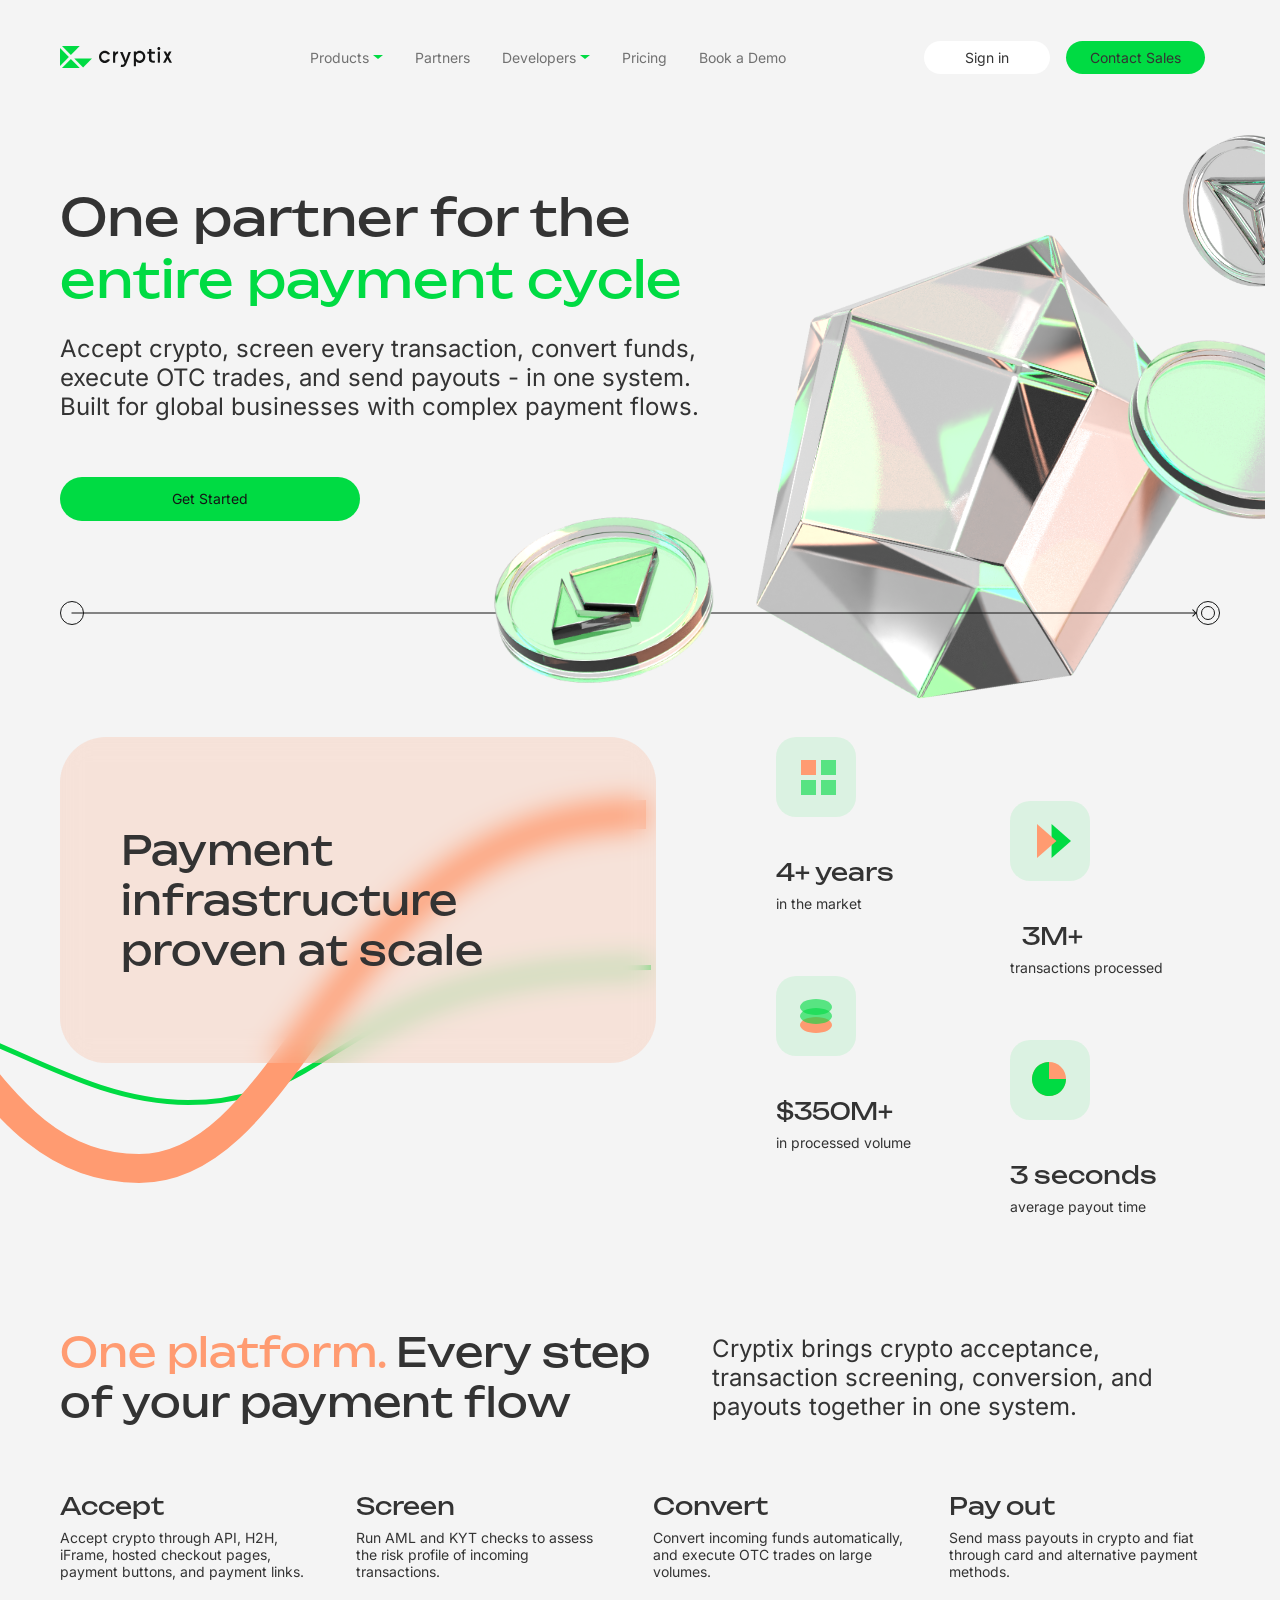
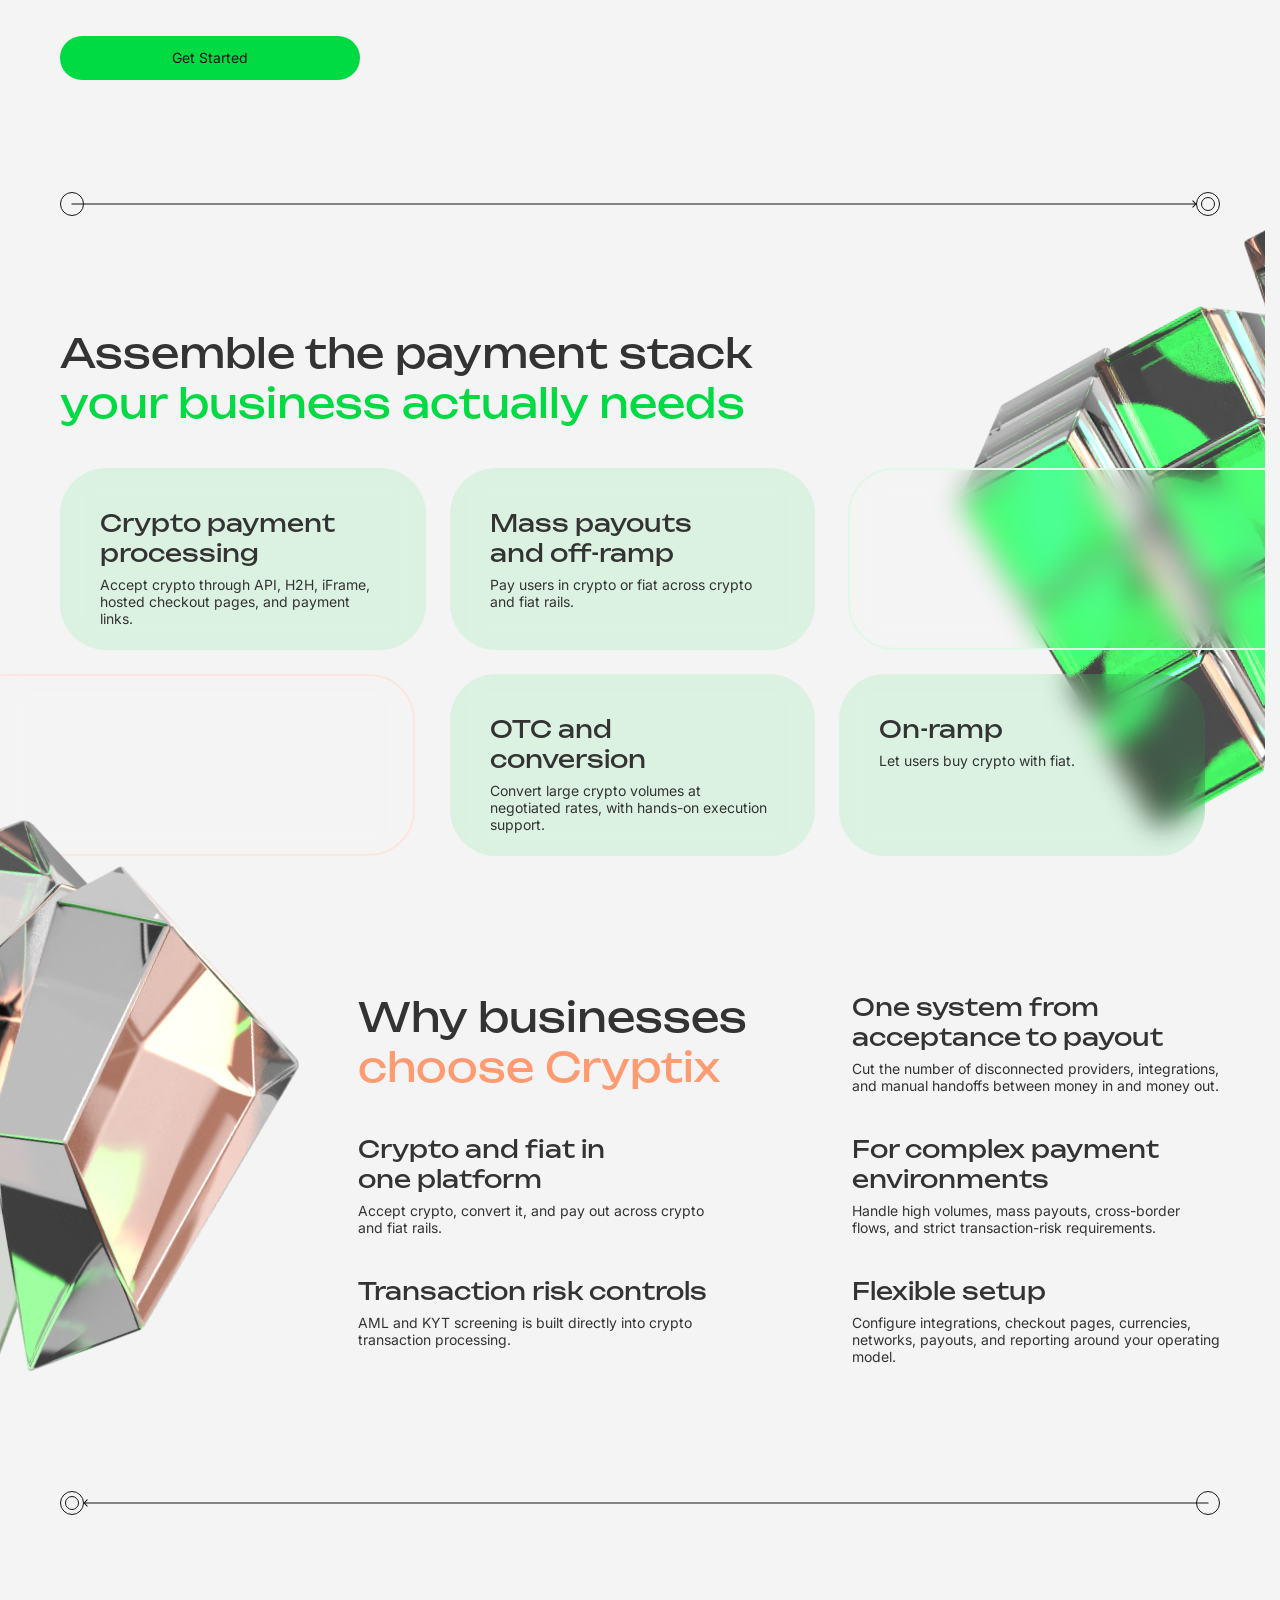
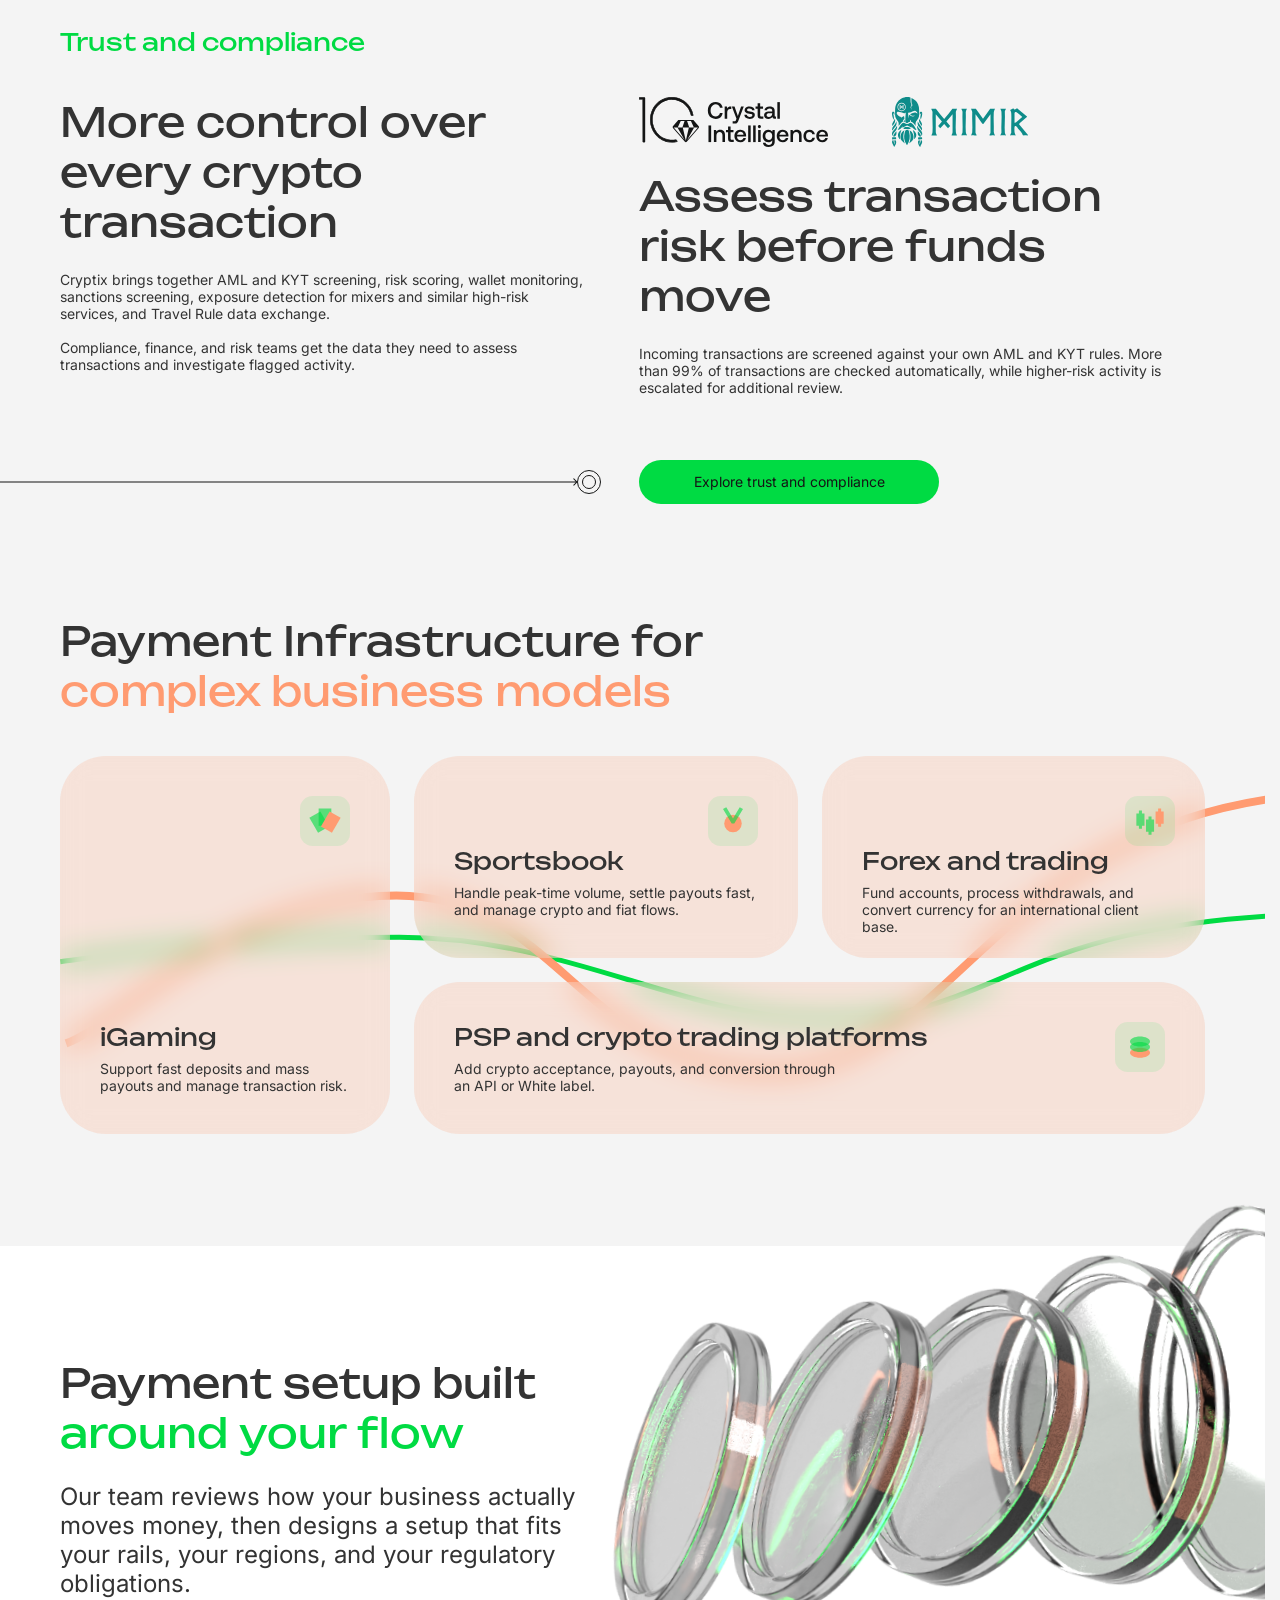
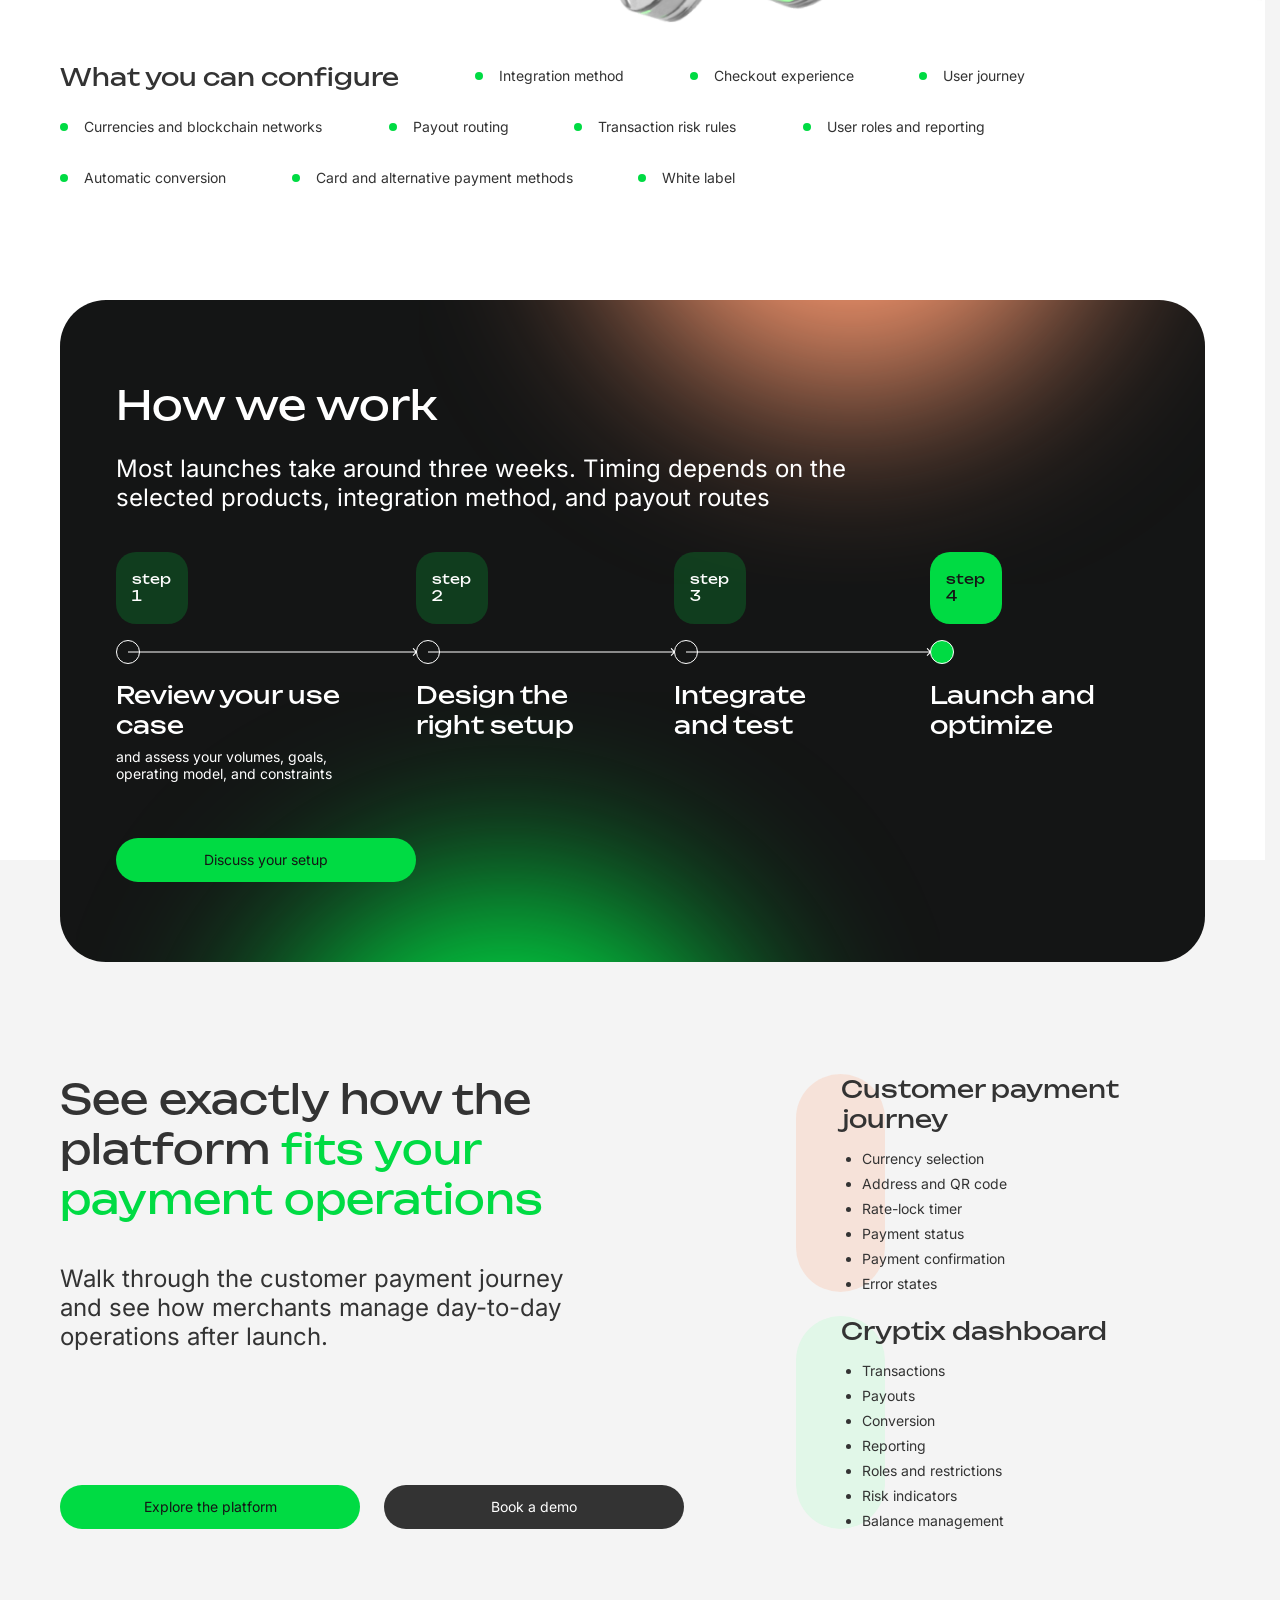
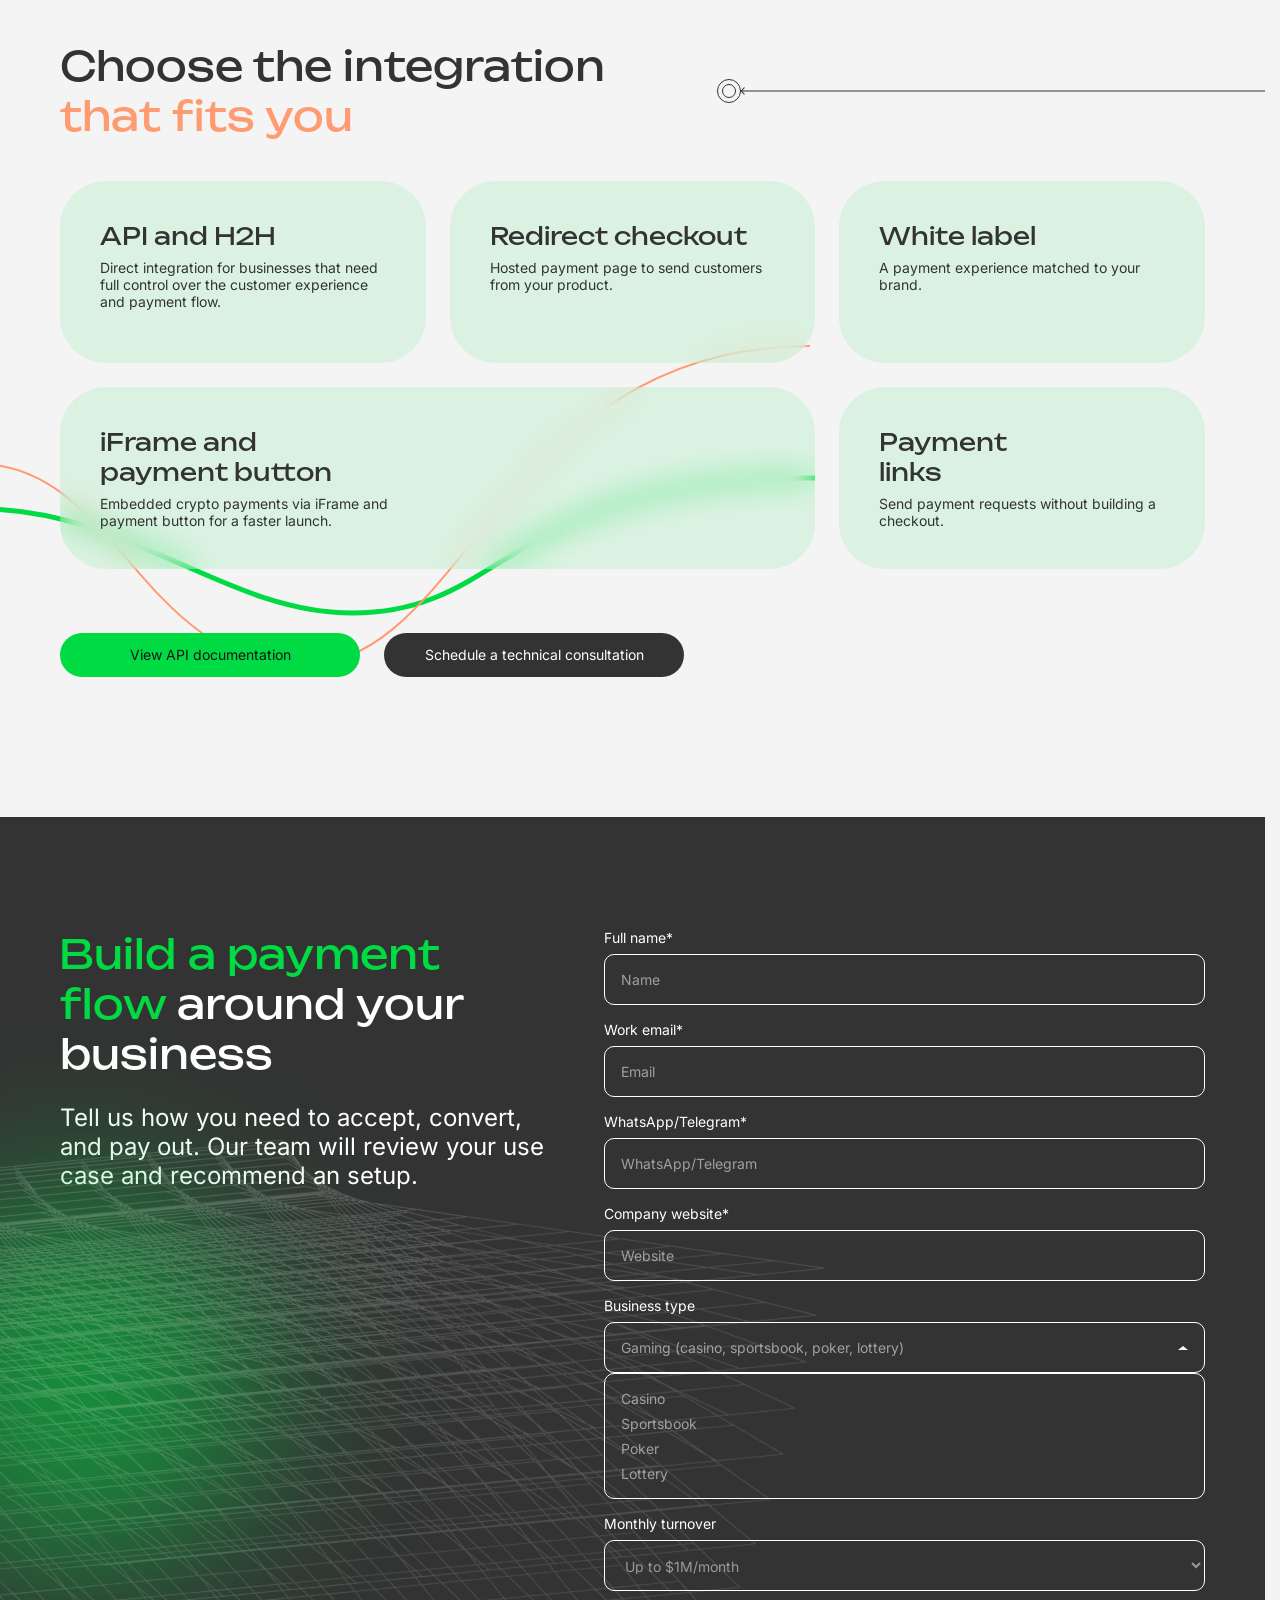
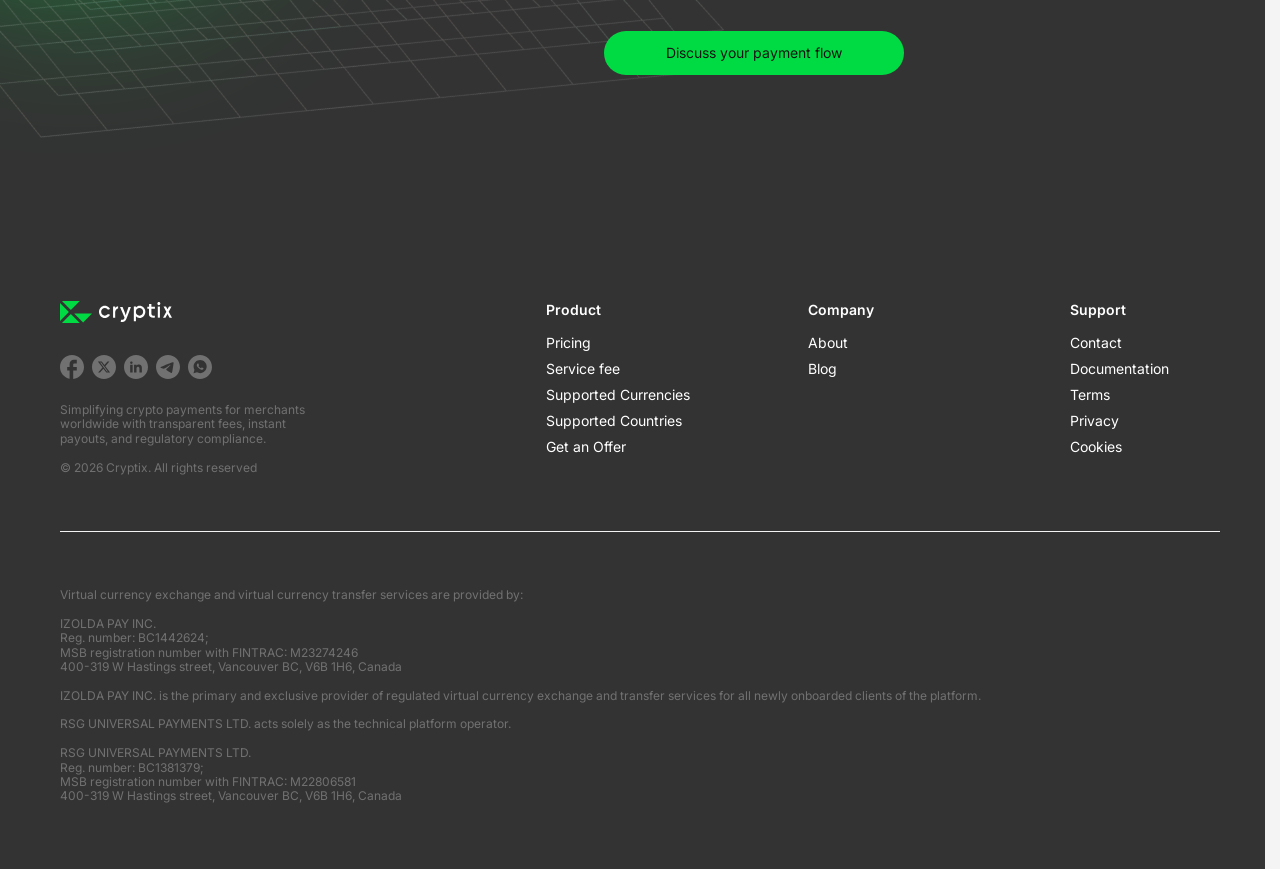
<file: index.html>
<!DOCTYPE html><html lang="en" dir="ltr" class="home-page"><head><meta charset="UTF-8"><meta name="viewport" content="width=device-width, initial-scale=1"><meta name="description" content="One partner for the entire payment cycle. Accept crypto, convert funds, and pay out with Cryptix."><meta name="theme-color" content="#f5f5f5"><link rel="icon" type="image/svg+xml" href="/favicon.svg"><link rel="preload" href="/fonts/bounded-regular.otf" as="font" type="font/otf" crossorigin><title>One partner for the entire payment cycle — Cryptix</title><link rel="stylesheet" href="/_astro/Asset.DpmCHRuc.css"><style>.contact-paragraph[data-astro-cid-vekgkm42]{display:block}.contact-paragraph[data-astro-cid-vekgkm42]+.contact-paragraph[data-astro-cid-vekgkm42]{margin-top:24px}
</style></head><body><a href="#main" class="sr-only focus:not-sr-only focus:fixed focus:left-4 focus:top-4 focus:z-50 focus:rounded-full focus:bg-brand focus:px-6 focus:py-3">Skip to content</a><header class="home-header home-container"><a class="home-logo" href="/" aria-label="Cryptix home"><span class="home-logo-full"><img class src="/images/home/desktop-imgGroup1.svg" alt loading="eager" decoding="async"><img class src="/images/home/desktop-imgGroup2.svg" alt loading="eager" decoding="async"></span><img class="home-logo-mobile" src="/images/home/mobile-imgLogo.svg" alt=""></a><nav class="home-desktop-nav" aria-label="Main navigation"><details data-home-dropdown><summary>Products <img class src="/images/home/desktop-imgIcons5.svg" alt loading="eager" decoding="async"></summary><div class="home-dropdown"><a href="/crypto-payment-gateway/">Crypto payment gateway</a><a href="/full-stack-crypto-payments/">Full-stack crypto payments</a><a href="/mass-payouts-off-ramp/">Mass payouts &amp; Off-ramp</a></div></details><a href="/#business-models">Partners</a><a href="/full-stack-crypto-payments/#integrations">Developers <img class src="/images/home/desktop-imgIcons5.svg" alt loading="eager" decoding="async"></a><a href="/pricing/">Pricing</a><a href="#contact">Book a Demo</a></nav><div class="home-header-actions"><a class="home-sign-in" href="https://app.cryptix.io/">Sign in</a><a class="home-sales" href="#contact">Contact Sales</a></div><button id="home-menu-toggle" class="home-menu-toggle" aria-expanded="false" aria-controls="home-mobile-menu" aria-label="Open navigation" data-i18n-open="Open navigation" data-i18n-close="Close navigation"><img src="/images/home/mobile-imgIconsIconBurger.svg" alt=""></button><nav id="home-mobile-menu" hidden aria-label="Mobile navigation"><a href="/">Home</a><a href="/crypto-payment-gateway/">Crypto payment gateway</a><a href="/full-stack-crypto-payments/">Full-stack crypto payments</a><a href="/mass-payouts-off-ramp/">Mass payouts &amp; Off-ramp</a><a href="/pricing/">Pricing</a><a href="/trust-compliance/">Trust &amp; compliance</a><a href="#contact">Contact Sales</a></nav></header><script type="module">var e=document.querySelector(`#home-menu-toggle`),t=document.querySelector(`#home-mobile-menu`),n=()=>{t&&e&&(t.hidden=!0,e.setAttribute(`aria-expanded`,`false`),e.setAttribute(`aria-label`,e.dataset.i18nOpen??`Open navigation`))};e?.addEventListener(`click`,()=>{t&&(t.hidden=!t.hidden,e.setAttribute(`aria-expanded`,String(!t.hidden)),e.setAttribute(`aria-label`,t.hidden?e.dataset.i18nOpen??`Open navigation`:e.dataset.i18nClose??`Close navigation`))}),t?.querySelectorAll(`a`).forEach(e=>e.addEventListener(`click`,n)),document.addEventListener(`keydown`,e=>{e.key===`Escape`&&(n(),document.querySelectorAll(`[data-home-dropdown]`).forEach(e=>e.open=!1))}),document.addEventListener(`click`,e=>document.querySelectorAll(`[data-home-dropdown]`).forEach(t=>{t.contains(e.target)||(t.open=!1)}));</script><main id="main" class="overflow-hidden"><div class="home-main home-container"><section class="home-hero" data-figma="48:6863" aria-labelledby="home-title"><div class="home-hero-art" aria-hidden="true"><img class="home-hero-crystal" src="/images/home/desktop-img1525.png" alt loading="eager" decoding="async"><div class="home-coin home-coin-right"><img class src="/images/home/desktop-imgB11.png" alt loading="eager" decoding="async"></div><div class="home-coin home-coin-top"><img class src="/images/home/desktop-imgA11.png" alt loading="eager" decoding="async"></div><div class="home-coin home-coin-front"><img class src="/images/home/desktop-imgC11.png" alt loading="eager" decoding="async"></div></div><div class="home-hero-copy"><h1 id="home-title">One partner for the <span class="home-green">entire payment cycle</span></h1><p class="home-lead">Accept crypto, screen every transaction, convert funds, execute OTC trades, and send payouts - in one system. Built for global businesses with complex payment flows.</p><a href="#contact" class="btn home-btn">Get Started</a></div><img class="home-hero-rule" src="/images/home/desktop-imgGroup32.svg" alt loading="eager" decoding="async"></section><section class="home-stats" data-figma="48:6882"><img class="home-stats-ribbon" src="/images/home/desktop-imgGroup143.svg" alt loading="eager" decoding="async"><div class="home-stats-heading"><h2>Payment infrastructure proven at scale</h2></div><div class="home-stats-grid"><div class="home-stat"><div class="home-market-icon" aria-hidden="true"><i></i><i></i><i></i><i></i></div><div><h3>4+ years</h3><p>in the market</p></div></div><div class="home-stat"><picture class><source media="(max-width: 1023px)" srcset="/images/home/mobile-imgIcons5.svg"><img src="/images/home/desktop-imgIcons6.svg" alt loading="eager" decoding="async"></picture><div><h3>3M+</h3><p>transactions processed</p></div></div><div class="home-stat"><picture class><source media="(max-width: 1023px)" srcset="/images/home/mobile-imgIcons6.svg"><img src="/images/home/desktop-imgIcons7.svg" alt loading="eager" decoding="async"></picture><div><h3>$350M+</h3><p>in processed volume</p></div></div><div class="home-stat"><picture class><source media="(max-width: 1023px)" srcset="/images/home/mobile-imgIcons7.svg"><img src="/images/home/desktop-imgIcons8.svg" alt loading="eager" decoding="async"></picture><div><h3>3 seconds</h3><p>average payout time</p></div></div></div></section><div class="home-mobile-ribbon home-stats-mobile-ribbon" aria-hidden="true"><picture class><source media="(max-width: 1023px)" srcset="/images/home/mobile-imgGroup143.svg"><img src="/images/home/desktop-imgGroup143.svg" alt loading="eager" decoding="async"></picture></div><section class="home-flow" data-figma="48:6907"><div class="home-flow-heading"><h2><span class="home-coral">One platform.</span> Every step of your payment flow</h2><p class="home-lead">Cryptix brings crypto acceptance, transaction screening, conversion, and payouts together in one system.</p></div><div class="home-flow-grid"><div><h3>Accept</h3><p>Accept crypto through API, H2H, iFrame, hosted checkout pages, payment buttons, and payment links.</p></div><div><h3>Screen</h3><p>Run AML and KYT checks to assess the risk profile of incoming transactions.</p></div><div><h3>Convert</h3><p>Convert incoming funds automatically, and execute OTC trades on large volumes.</p></div><div><h3>Pay out</h3><p>Send mass payouts in crypto and fiat through card and alternative payment methods.</p></div></div><a href="#contact" class="btn home-btn">Get Started</a></section><div class="home-separator home-separator-right"><img class src="/images/home/desktop-imgGroup32.svg" alt loading="eager" decoding="async"></div><section class="home-stack" data-figma="48:6932"><img class="home-stack-art" src="/images/home/desktop-img32.png" alt loading="eager" decoding="async"><h2>Assemble the payment stack <span class="home-green">your business actually needs</span></h2><div class="home-stack-grid"><article class="home-card home-card-mint home-stack-card-1" data-astro-cid-6vhmq7jq><div class="home-card-copy" data-astro-cid-6vhmq7jq><h3 data-astro-cid-6vhmq7jq><a href="/crypto-payment-gateway/" data-astro-cid-6vhmq7jq>Crypto payment processing</a></h3><p data-astro-cid-6vhmq7jq>Accept crypto through API, H2H, iFrame, hosted checkout pages, and payment links.</p></div></article><article class="home-card home-card-mint home-stack-card-2" data-astro-cid-6vhmq7jq><div class="home-card-copy" data-astro-cid-6vhmq7jq><h3 data-astro-cid-6vhmq7jq><a href="/mass-payouts-off-ramp/" data-astro-cid-6vhmq7jq>Mass payouts and off-ramp</a></h3><p data-astro-cid-6vhmq7jq>Pay users in crypto or fiat across crypto and fiat rails.</p></div></article><article class="home-card home-card-mint home-stack-card-3" data-astro-cid-6vhmq7jq><div class="home-card-copy" data-astro-cid-6vhmq7jq><h3 data-astro-cid-6vhmq7jq><a href="/full-stack-crypto-payments/#routes" data-astro-cid-6vhmq7jq>OTC and conversion</a></h3><p data-astro-cid-6vhmq7jq>Convert large crypto volumes at negotiated rates, with hands-on execution support.</p></div></article><article class="home-card home-card-mint home-stack-card-4" data-astro-cid-6vhmq7jq><div class="home-card-copy" data-astro-cid-6vhmq7jq><h3 data-astro-cid-6vhmq7jq><a href="/full-stack-crypto-payments/" data-astro-cid-6vhmq7jq>On-ramp</a></h3><p data-astro-cid-6vhmq7jq>Let users buy crypto with fiat.</p></div></article></div><div class="home-stack-outline home-stack-outline-top" aria-hidden="true"></div><div class="home-stack-outline home-stack-outline-bottom" aria-hidden="true"></div></section><section id="why-cryptix" class="home-benefits" data-figma="48:6959"><img class="home-benefits-art" src="/images/home/desktop-img31.png" alt loading="eager" decoding="async"><div class="home-benefits-grid"><h2>Why businesses <span class="home-coral">choose Cryptix</span></h2><div><h3>One system from acceptance to payout</h3><p>Cut the number of disconnected providers, integrations, and manual handoffs between money in and money out.</p></div><div><h3>Crypto and fiat in one platform</h3><p>Accept crypto, convert it, and pay out across crypto and fiat rails.</p></div><div><h3>For complex payment environments</h3><p>Handle high volumes, mass payouts, cross-border flows, and strict transaction-risk requirements.</p></div><div><h3>Transaction risk controls</h3><p>AML and KYT screening is built directly into crypto transaction processing.</p></div><div><h3>Flexible setup</h3><p>Configure integrations, checkout pages, currencies, networks, payouts, and reporting around your operating model.</p></div></div></section><div class="home-separator home-separator-left"><img class src="/images/home/desktop-imgGroup108.svg" alt loading="eager" decoding="async"></div><section class="home-trust" data-figma="48:6989"><h3 class="home-green">Trust and compliance</h3><div class="home-trust-grid"><div><h2>More control over every crypto transaction</h2><div class="home-trust-copy"><p>Cryptix brings together AML and KYT screening, risk scoring, wallet monitoring, sanctions screening, exposure detection for mixers and similar high-risk services, and Travel Rule data exchange.</p><p>Compliance, finance, and risk teams get the data they need to assess transactions and investigate flagged activity.</p></div></div><div><div class="home-partner-logos"><picture class><source media="(max-width: 1023px)" srcset="/images/home/mobile-imgGroup126.svg"><img src="/images/home/desktop-imgGroup126.svg" alt="Crystal Intelligence" loading="eager" decoding="async"></picture><picture class><source media="(max-width: 1023px)" srcset="/images/home/mobile-imgGroup125.svg"><img src="/images/home/desktop-imgGroup125.svg" alt="MIMIR" loading="eager" decoding="async"></picture></div><h2>Assess transaction risk before funds move</h2><p class="home-trust-copy">Incoming transactions are screened against your own AML and KYT rules. More than 99% of transactions are checked automatically, while higher-risk activity is escalated for additional review.</p><a href="/trust-compliance/" class="btn home-btn">Explore trust and compliance</a></div></div><img class="home-trust-rule" src="/images/home/desktop-imgGroup32.svg" alt loading="eager" decoding="async"></section><div class="home-mobile-ribbon home-industry-mobile-ribbon" aria-hidden="true"><picture class><source media="(max-width: 1023px)" srcset="/images/home/mobile-imgGroup109.svg"><img src="/images/home/desktop-imgGroup109.svg" alt loading="eager" decoding="async"></picture></div><section id="business-models" class="home-industries" data-figma="48:7070"><img class="home-industry-ribbon" src="/images/home/desktop-imgGroup109.svg" alt loading="eager" decoding="async"><h2>Payment Infrastructure for <span class="home-coral">complex business models</span></h2><div class="home-industry-grid"><article class="home-card home-card-peach home-industry-card-1" data-astro-cid-6vhmq7jq><img class="home-card-icon" src="/images/home/desktop-imgIcons9.svg" alt loading="eager" decoding="async"><div class="home-card-copy" data-astro-cid-6vhmq7jq><h3 data-astro-cid-6vhmq7jq>iGaming</h3><p data-astro-cid-6vhmq7jq>Support fast deposits and mass payouts and manage transaction risk.</p></div></article><article class="home-card home-card-peach home-industry-card-2" data-astro-cid-6vhmq7jq><img class="home-card-icon" src="/images/home/desktop-imgIcons11.svg" alt loading="eager" decoding="async"><div class="home-card-copy" data-astro-cid-6vhmq7jq><h3 data-astro-cid-6vhmq7jq>Sportsbook</h3><p data-astro-cid-6vhmq7jq>Handle peak-time volume, settle payouts fast, and manage crypto and fiat flows.</p></div></article><article class="home-card home-card-peach home-industry-card-3" data-astro-cid-6vhmq7jq><img class="home-card-icon" src="/images/home/desktop-imgIcons12.svg" alt loading="eager" decoding="async"><div class="home-card-copy" data-astro-cid-6vhmq7jq><h3 data-astro-cid-6vhmq7jq>Forex and trading</h3><p data-astro-cid-6vhmq7jq>Fund accounts, process withdrawals, and convert currency for an international client base.</p></div></article><article class="home-card home-card-peach home-industry-card-4" data-astro-cid-6vhmq7jq><img class="home-card-icon" src="/images/home/desktop-imgIcons10.svg" alt loading="eager" decoding="async"><div class="home-card-copy" data-astro-cid-6vhmq7jq><h3 data-astro-cid-6vhmq7jq>PSP and crypto trading platforms</h3><p data-astro-cid-6vhmq7jq>Add crypto acceptance, payouts, and conversion through an API or White label.</p></div></article></div></section><section class="home-setup" data-figma="48:7099"><div class="home-rings" aria-hidden="true"><img class src="/images/home/desktop-img71.png" alt loading="eager" decoding="async"></div><div class="home-setup-copy"><h2>Payment setup built <span class="home-green">around your flow</span></h2><p class="home-lead">Our team reviews how your business actually moves money, then designs a setup that fits your rails, your regions, and your regulatory obligations.</p></div><div class="home-configurations"><h3>What you can configure</h3><div><img class src="/images/home/desktop-imgEllipse60.svg" alt loading="eager" decoding="async">Integration method</div><div><img class src="/images/home/desktop-imgEllipse60.svg" alt loading="eager" decoding="async">Checkout experience</div><div><img class src="/images/home/desktop-imgEllipse60.svg" alt loading="eager" decoding="async">User journey</div><div><img class src="/images/home/desktop-imgEllipse60.svg" alt loading="eager" decoding="async">Currencies and blockchain networks</div><div><img class src="/images/home/desktop-imgEllipse60.svg" alt loading="eager" decoding="async">Payout routing</div><div><img class src="/images/home/desktop-imgEllipse60.svg" alt loading="eager" decoding="async">Transaction risk rules</div><div><img class src="/images/home/desktop-imgEllipse60.svg" alt loading="eager" decoding="async">User roles and reporting</div><div><img class src="/images/home/desktop-imgEllipse60.svg" alt loading="eager" decoding="async">Automatic conversion</div><div><img class src="/images/home/desktop-imgEllipse60.svg" alt loading="eager" decoding="async">Card and alternative payment methods</div><div><img class src="/images/home/desktop-imgEllipse60.svg" alt loading="eager" decoding="async">White label</div></div></section><section class="home-steps"><img class="home-step-glow-peach" src="/images/home/desktop-imgEllipse42.svg" alt decoding="async"><img class="home-step-glow-green" src="/images/home/desktop-imgEllipse61.svg" alt decoding="async"><div class="home-step-intro"><h2>How we work</h2><p class="home-lead">Most launches take around three weeks. Timing depends on the selected products, integration method, and payout routes</p></div><ol class="home-step-grid"><li><div class="home-step-number">step<br>1</div><img class="home-step-node" src="/images/home/desktop-imgEllipse40.svg" alt decoding="async"><div class="home-step-copy"><h3>Review your use case</h3><p>and assess your volumes, goals, operating model, and constraints</p></div></li><li><div class="home-step-number">step<br>2</div><img class="home-step-node" src="/images/home/desktop-imgEllipse40.svg" alt decoding="async"><div class="home-step-copy"><h3>Design the right setup</h3></div></li><li><div class="home-step-number">step<br>3</div><img class="home-step-node" src="/images/home/desktop-imgEllipse40.svg" alt decoding="async"><div class="home-step-copy"><h3>Integrate and test</h3></div></li><li><div class="home-step-number is-last">step<br>4</div><img class="home-step-node" src="/images/home/desktop-imgEllipse62.svg" alt decoding="async"><div class="home-step-copy"><h3>Launch and optimize</h3></div></li></ol><img class="home-step-rail" src="/images/home/desktop-imgGroup136.svg" alt decoding="async"><a href="#contact" class="btn home-btn">Discuss your setup</a></section><section id="platform" class="home-platform" data-figma="48:7178"><div class="home-platform-heading"><h2>See exactly how the platform <span class="home-green">fits your payment operations</span></h2><p class="home-lead">Walk through the customer payment journey and see how merchants manage day-to-day operations after launch.</p></div><div class="home-platform-lists"><div class="home-platform-list"><h3>Customer payment journey</h3><ul><li>Currency selection</li><li>Address and QR code</li><li>Rate-lock timer</li><li>Payment status</li><li>Payment confirmation</li><li>Error states</li></ul></div><div class="home-platform-list home-platform-list-mint"><h3>Cryptix dashboard</h3><ul><li>Transactions</li><li>Payouts</li><li>Conversion</li><li>Reporting</li><li>Roles and restrictions</li><li>Risk indicators</li><li>Balance management</li></ul></div></div><div class="home-button-row"><a href="/crypto-payment-gateway/#dashboard" class="btn home-btn">Explore the platform</a><a href="#contact" class="btn btn-dark home-btn">Book a demo</a></div></section><div class="home-separator home-platform-separator"><img class src="/images/home/desktop-imgGroup94.svg" alt loading="eager" decoding="async"></div><section id="integrations" class="home-integrations" data-figma="48:7197"><img class="home-integration-ribbon" src="/images/home/desktop-imgGroup124.svg" alt loading="eager" decoding="async"><img class="home-integration-rule" src="/images/home/desktop-imgGroup94.svg" alt loading="eager" decoding="async"><h2>Choose the integration <span class="home-coral">that fits you</span></h2><div class="home-integration-grid"><article class="home-card home-card-mint home-integration-card-1" data-astro-cid-6vhmq7jq><div class="home-card-copy" data-astro-cid-6vhmq7jq><h3 data-astro-cid-6vhmq7jq>API and H2H</h3><p data-astro-cid-6vhmq7jq>Direct integration for businesses that need full control over the customer experience and payment flow.</p></div></article><article class="home-card home-card-mint home-integration-card-2" data-astro-cid-6vhmq7jq><div class="home-card-copy" data-astro-cid-6vhmq7jq><h3 data-astro-cid-6vhmq7jq>Redirect checkout</h3><p data-astro-cid-6vhmq7jq>Hosted payment page to send customers from your product.</p></div></article><article class="home-card home-card-mint home-integration-card-3" data-astro-cid-6vhmq7jq><div class="home-card-copy" data-astro-cid-6vhmq7jq><h3 data-astro-cid-6vhmq7jq>White label</h3><p data-astro-cid-6vhmq7jq>A payment experience matched to your brand.</p></div></article><article class="home-card home-card-mint home-integration-card-4" data-astro-cid-6vhmq7jq><div class="home-card-copy" data-astro-cid-6vhmq7jq><h3 data-astro-cid-6vhmq7jq>iFrame and payment button</h3><p data-astro-cid-6vhmq7jq>Embedded crypto payments via iFrame and payment button for a faster launch.</p></div></article><article class="home-card home-card-mint home-integration-card-5" data-astro-cid-6vhmq7jq><div class="home-card-copy" data-astro-cid-6vhmq7jq><h3 data-astro-cid-6vhmq7jq>Payment links</h3><p data-astro-cid-6vhmq7jq>Send payment requests without building a checkout.</p></div></article></div><div class="home-button-row"><a href="/full-stack-crypto-payments/#integrations" class="btn home-btn">View API documentation</a><a href="#contact" class="btn btn-dark home-btn">Schedule a technical consultation</a></div></section></div><section id="contact" class="relative overflow-hidden bg-dark py-section text-white home-contact" data-astro-cid-vekgkm42><div class="container-site relative grid gap-12 md:grid-cols-2 md:gap-16" data-astro-cid-vekgkm42><div class="relative" data-astro-cid-vekgkm42><h2 class="max-w-copy" data-astro-cid-vekgkm42><span class="home-green">Build a payment flow</span> around your business</h2><p class="mt-7 max-w-copy text-lead text-white/80" data-astro-cid-vekgkm42><span class="contact-paragraph" data-astro-cid-vekgkm42>Tell us how you need to accept, convert, and pay out. Our team will review your use case and recommend an setup.</span></p><div class="home-contact-art" aria-hidden="true" data-astro-cid-vekgkm42><img class="home-contact-glow" src="/images/home/desktop-imgEllipse63.svg" alt loading="eager" decoding="async"><img class="home-contact-mesh" src="/images/home/desktop-imgD1.png" alt loading="eager" decoding="async"></div></div><form class="relative z-10 space-y-4" data-contact-form data-i18n-status="Your details are ready. This is an interface preview: nothing has been sent. Contact submission will be available when the service is connected." data-astro-cid-vekgkm42><label class="block text-small text-white/70" for="contact-name" data-astro-cid-vekgkm42>Full name<span aria-hidden="true" data-astro-cid-vekgkm42>*</span><input class="field mt-2" id="contact-name" name="name" type="text" placeholder="Name" required autocomplete="name" data-astro-cid-vekgkm42></label><label class="block text-small text-white/70" for="contact-email" data-astro-cid-vekgkm42>Work email<span aria-hidden="true" data-astro-cid-vekgkm42>*</span><input class="field mt-2" id="contact-email" name="email" type="email" placeholder="Email" required autocomplete="email" data-astro-cid-vekgkm42></label><label class="block text-small text-white/70" for="contact-messenger" data-astro-cid-vekgkm42>WhatsApp/Telegram<span aria-hidden="true" data-astro-cid-vekgkm42>*</span><input class="field mt-2" id="contact-messenger" name="messenger" type="text" placeholder="WhatsApp/Telegram" required autocomplete="off" data-astro-cid-vekgkm42></label><label class="block text-small text-white/70" for="contact-website" data-astro-cid-vekgkm42>Company website<span aria-hidden="true" data-astro-cid-vekgkm42>*</span><input class="field mt-2" id="contact-website" name="website" type="url" placeholder="Website" required autocomplete="url" data-astro-cid-vekgkm42></label><div class="home-business-field" data-astro-cid-vekgkm42><span id="business-label" data-astro-cid-vekgkm42>Business type</span><details class="home-business-select" open data-astro-cid-vekgkm42><summary data-astro-cid-vekgkm42><span data-business-selected data-astro-cid-vekgkm42>Gaming (casino, sportsbook, poker, lottery)</span><img class src="/images/home/desktop-imgIconsIconDropdownWhiteUp.svg" alt loading="eager" decoding="async"></summary><fieldset aria-labelledby="business-label" data-astro-cid-vekgkm42><label data-astro-cid-vekgkm42><input type="radio" name="business" value="Casino" checked data-astro-cid-vekgkm42><span data-astro-cid-vekgkm42>Casino</span></label><label data-astro-cid-vekgkm42><input type="radio" name="business" value="Sportsbook" data-astro-cid-vekgkm42><span data-astro-cid-vekgkm42>Sportsbook</span></label><label data-astro-cid-vekgkm42><input type="radio" name="business" value="Poker" data-astro-cid-vekgkm42><span data-astro-cid-vekgkm42>Poker</span></label><label data-astro-cid-vekgkm42><input type="radio" name="business" value="Lottery" data-astro-cid-vekgkm42><span data-astro-cid-vekgkm42>Lottery</span></label></fieldset></details></div><label class="block text-small text-white/70" for="volume" data-astro-cid-vekgkm42>Monthly turnover<select class="field mt-2" id="volume" name="volume" required data-astro-cid-vekgkm42><option value="" disabled selected data-astro-cid-vekgkm42>Up to $1M/month</option><option class="bg-dark" value="Under $100,000" data-astro-cid-vekgkm42>Under $100,000</option><option class="bg-dark" value="$100,000–$500,000" data-astro-cid-vekgkm42>$100,000–$500,000</option><option class="bg-dark" value="$500,000–$1,000,000" data-astro-cid-vekgkm42>$500,000–$1,000,000</option><option class="bg-dark" value="$1,000,000+" data-astro-cid-vekgkm42>$1,000,000+</option><option class="bg-dark" value="Not sure yet" data-astro-cid-vekgkm42>Not sure yet</option></select></label><p class="text-xs text-white/50 sr-only" data-astro-cid-vekgkm42>Interface preview. This form does not send or store your data.</p><button class="btn mt-3 min-w-60 home-btn" type="submit" data-astro-cid-vekgkm42>Discuss your payment flow</button><p class="hidden rounded-xl border border-brand/50 bg-brand/10 p-4 text-small" role="status" data-form-status data-astro-cid-vekgkm42></p></form></div></section><script type="module">document.querySelectorAll(`.home-business-select input`).forEach(e=>e.addEventListener(`change`,()=>{let t=e.closest(`details`),n=t?.querySelector(`[data-business-selected]`);n&&(n.textContent=e.closest(`label`)?.textContent?.trim()??e.value),t&&(t.open=!1)})),document.querySelectorAll(`[data-contact-form]`).forEach(e=>e.addEventListener(`submit`,t=>{if(t.preventDefault(),!e.reportValidity())return;let n=e.querySelector(`[data-form-status]`);n&&(n.textContent=e.dataset.i18nStatus??``,n.classList.remove(`hidden`),n.scrollIntoView({behavior:window.matchMedia(`(prefers-reduced-motion: reduce)`).matches?`auto`:`smooth`,block:`nearest`}))}));</script></main><footer class="home-footer"><div class="home-container"><div class="home-footer-top"><div class="home-footer-brand"><a class="home-logo-full" href="/" aria-label="Cryptix home"><img class src="/images/home/desktop-imgGroup1.svg" alt loading="eager" decoding="async"><img class src="/images/home/desktop-imgGroup.svg" alt loading="eager" decoding="async"></a><div class="home-socials" aria-label="Social media"><img class src="/images/home/desktop-imgIcons.svg" alt loading="eager" decoding="async"><img class src="/images/home/desktop-imgIcons1.svg" alt loading="eager" decoding="async"><img class src="/images/home/desktop-imgIcons2.svg" alt loading="eager" decoding="async"><img class src="/images/home/desktop-imgIcons3.svg" alt loading="eager" decoding="async"><img class src="/images/home/desktop-imgIcons4.svg" alt loading="eager" decoding="async"></div><p>Simplifying crypto payments for merchants worldwide with transparent fees, instant payouts, and regulatory compliance.<br><br>© 2026 Cryptix. All rights reserved</p></div><div class="home-footer-links"><div><h3>Product</h3><ul><li><a href="/pricing/">Pricing</a></li><li><a href="/pricing/">Service fee</a></li><li><a href="/full-stack-crypto-payments/#routes">Supported Currencies</a></li><li><a href="/trust-compliance/#availability">Supported Countries</a></li><li><a href="#contact">Get an Offer</a></li></ul></div><div><h3>Company</h3><ul><li><a href="/#why-cryptix">About</a></li><li><a href="#contact">Blog</a></li></ul></div><div><h3>Support</h3><ul><li><a href="#contact">Contact</a></li><li><a href="/full-stack-crypto-payments/#integrations">Documentation</a></li><li><a href="/trust-compliance/">Terms</a></li><li><a href="/trust-compliance/">Privacy</a></li><li><a href="/trust-compliance/">Cookies</a></li></ul></div></div></div><img class="home-footer-rule" src="/images/home/desktop-imgLine.svg" alt loading="eager" decoding="async"><div class="home-legal"><p>Virtual currency exchange and virtual currency transfer services are provided by:</p><p>IZOLDA PAY INC.<br>Reg. number: BC1442624;<br>MSB registration number with FINTRAC: M23274246<br>400-319 W Hastings street, Vancouver BC, V6B 1H6, Canada</p><p>IZOLDA PAY INC. is the primary and exclusive provider of regulated virtual currency exchange and transfer services for all newly onboarded clients of the platform.</p><p>RSG UNIVERSAL PAYMENTS LTD. acts solely as the technical platform operator.</p><p>RSG UNIVERSAL PAYMENTS LTD.<br>Reg. number: BC1381379;<br>MSB registration number with FINTRAC: M22806581<br>400-319 W Hastings street, Vancouver BC, V6B 1H6, Canada</p></div></div></footer></body></html>
</file>
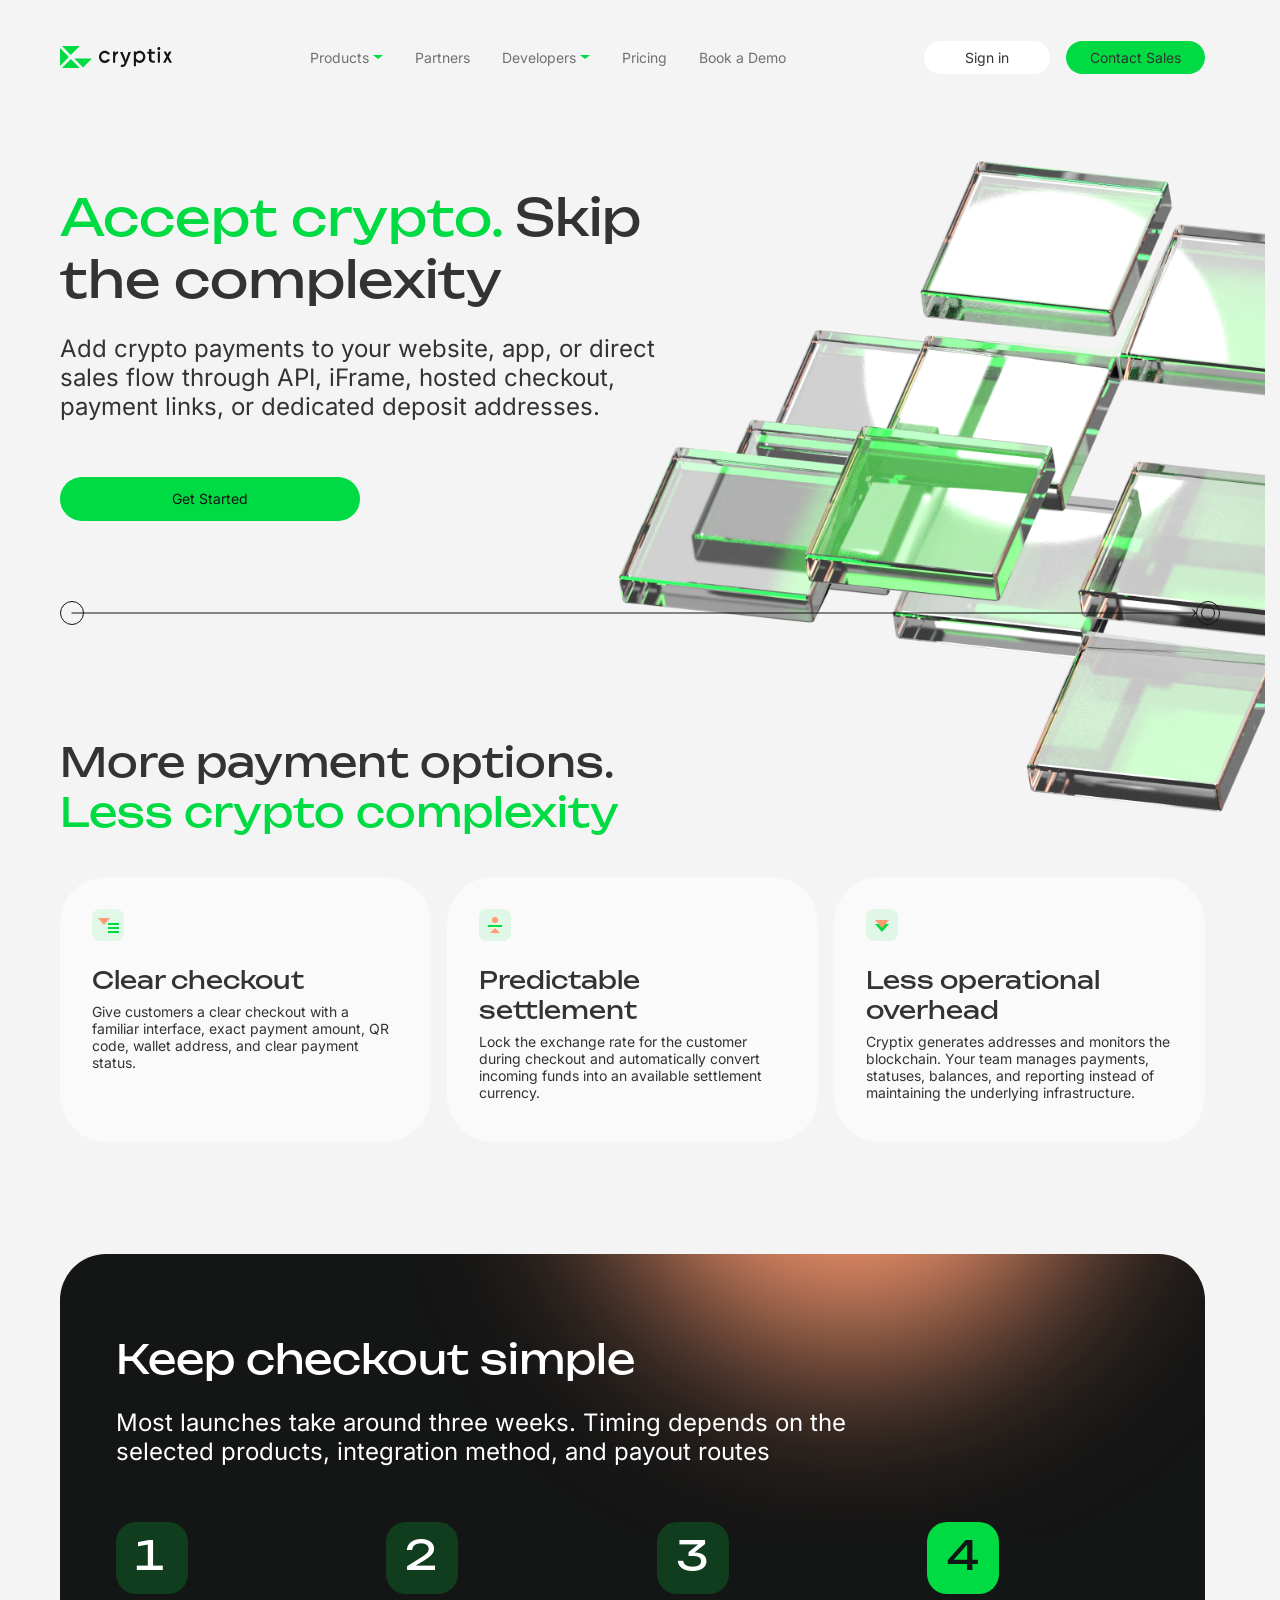
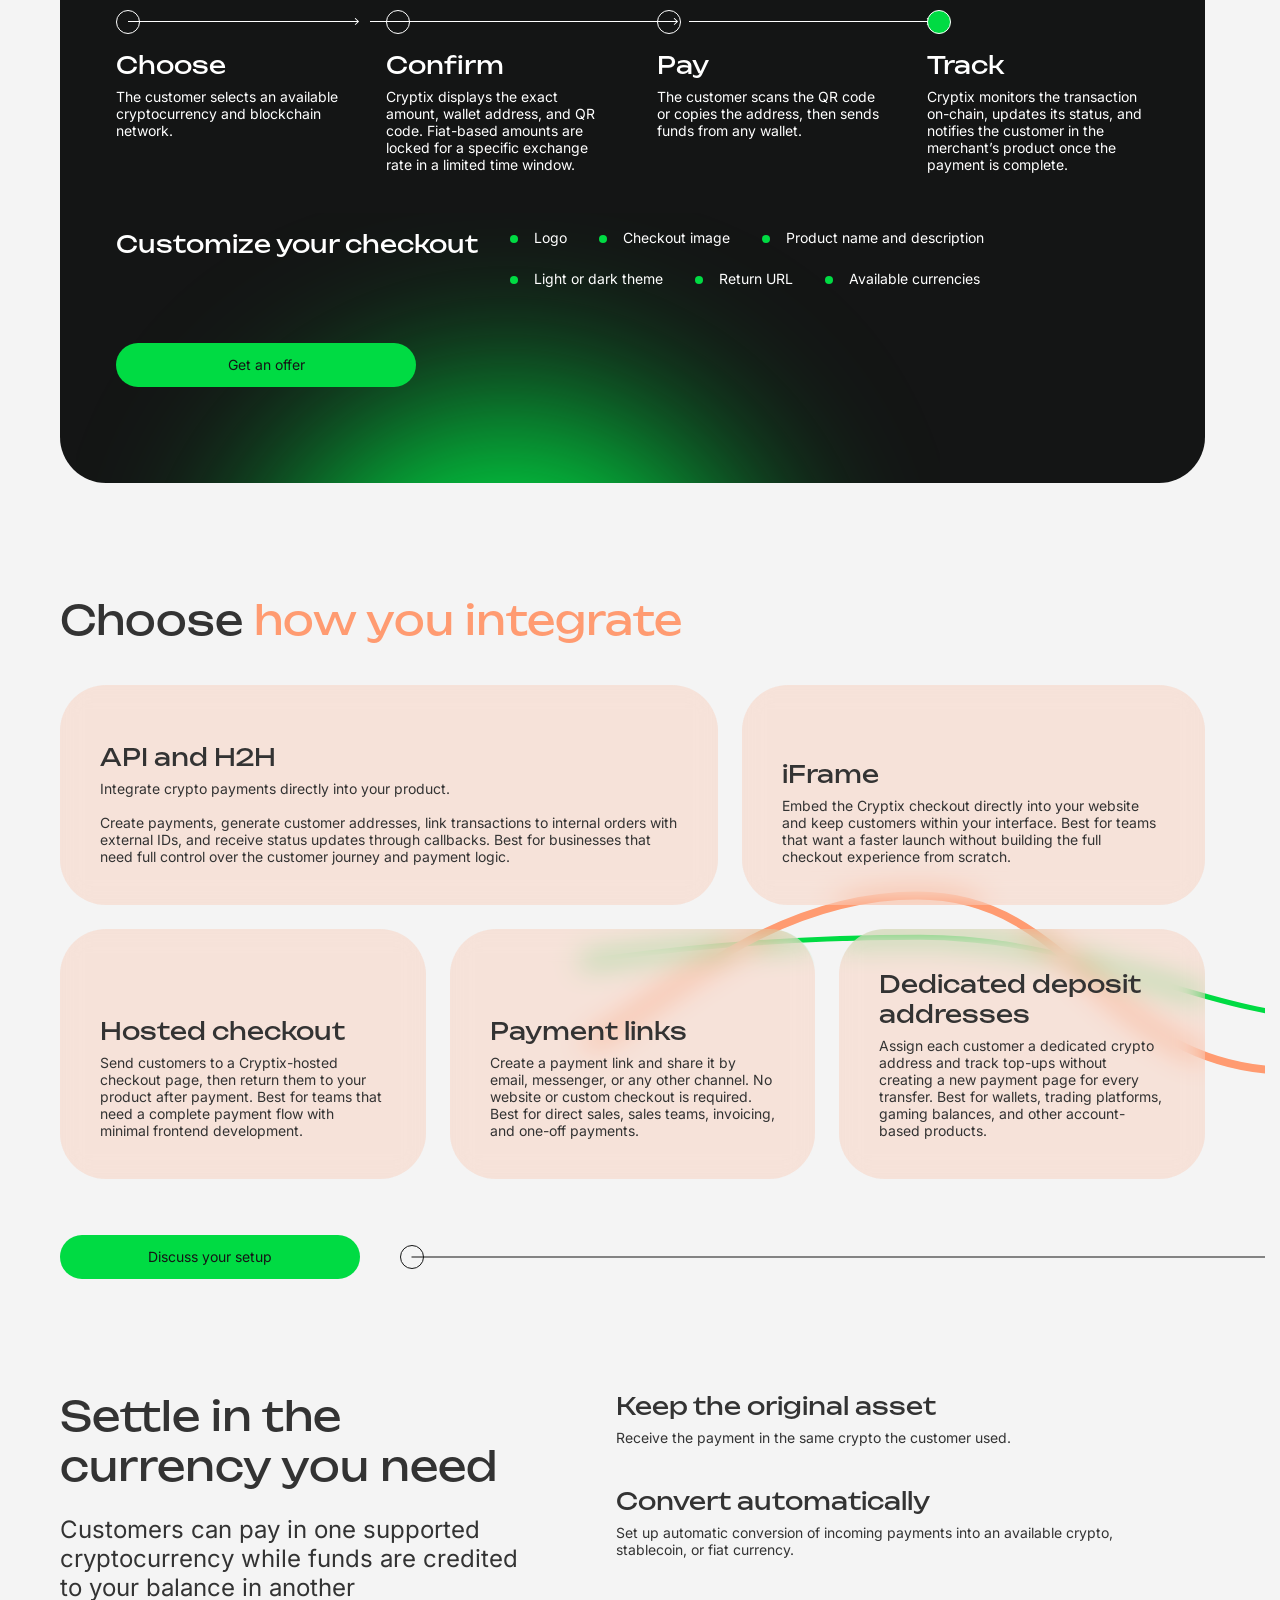
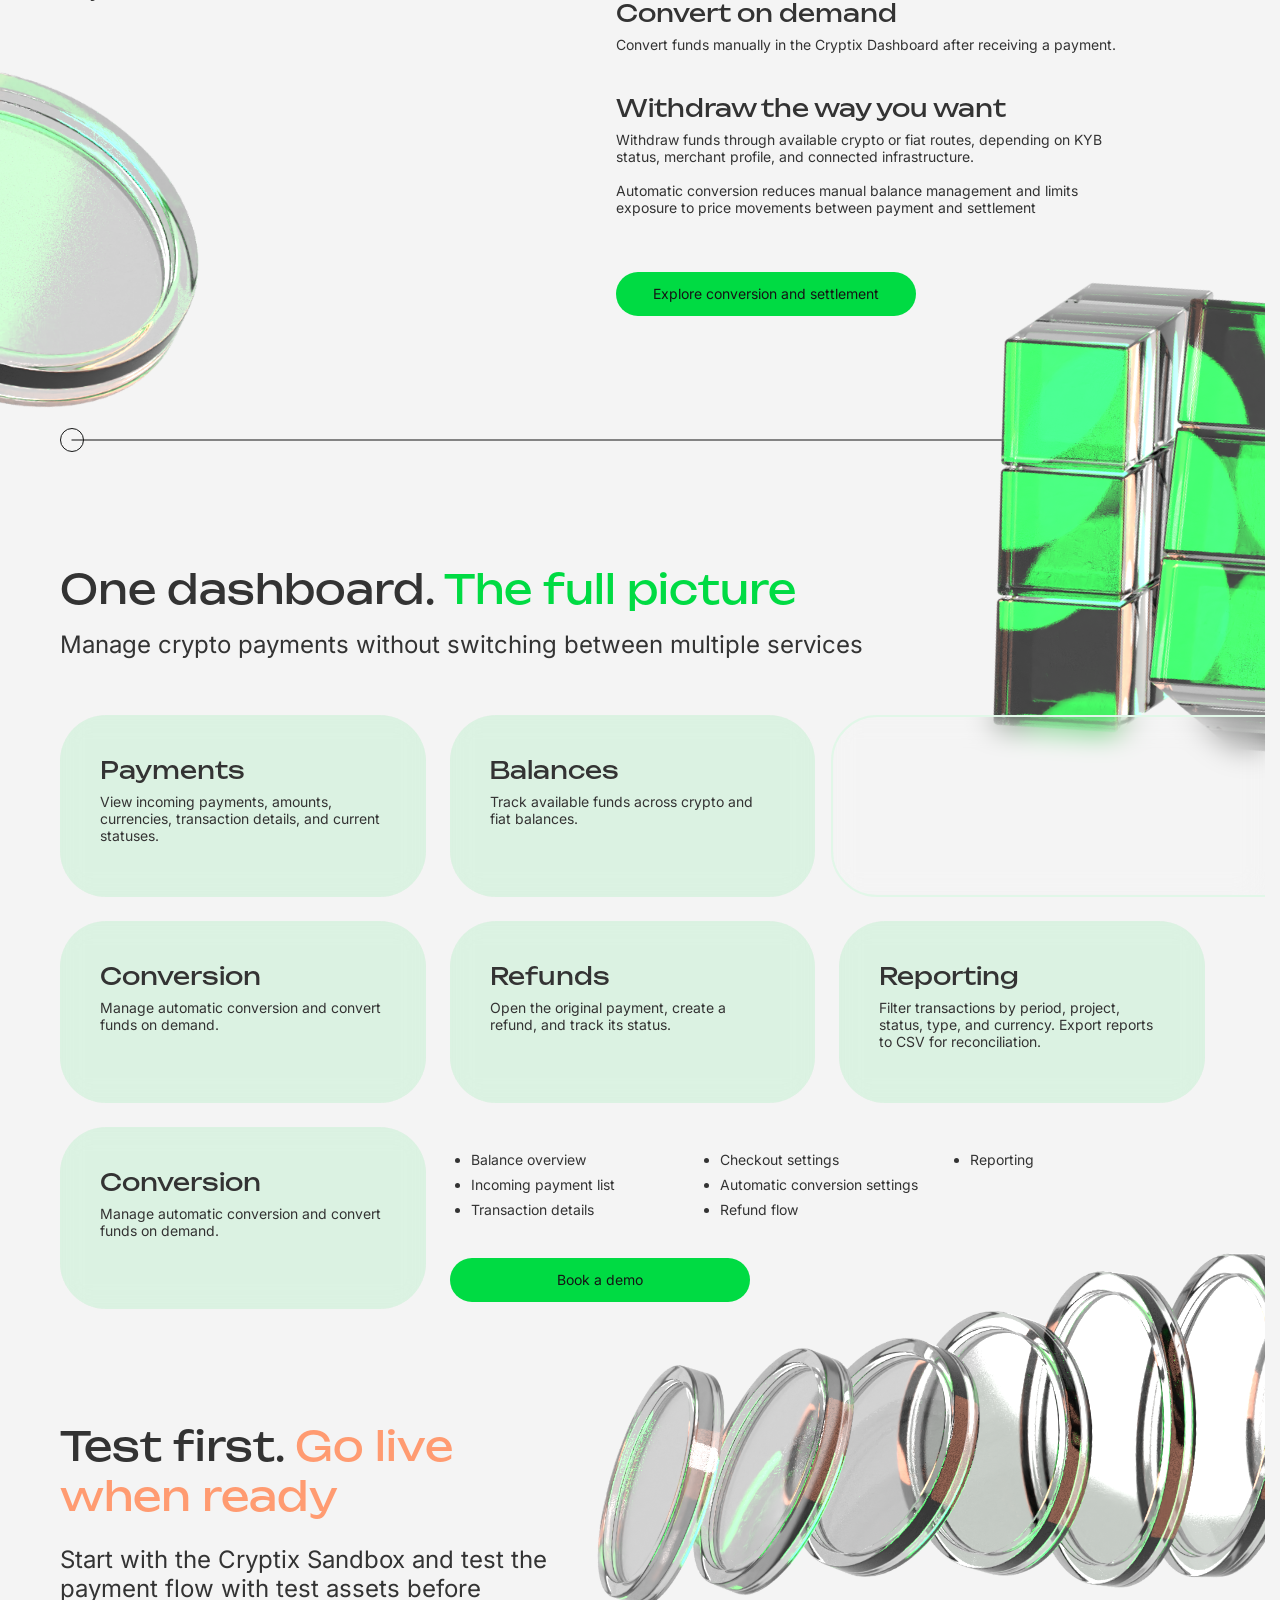
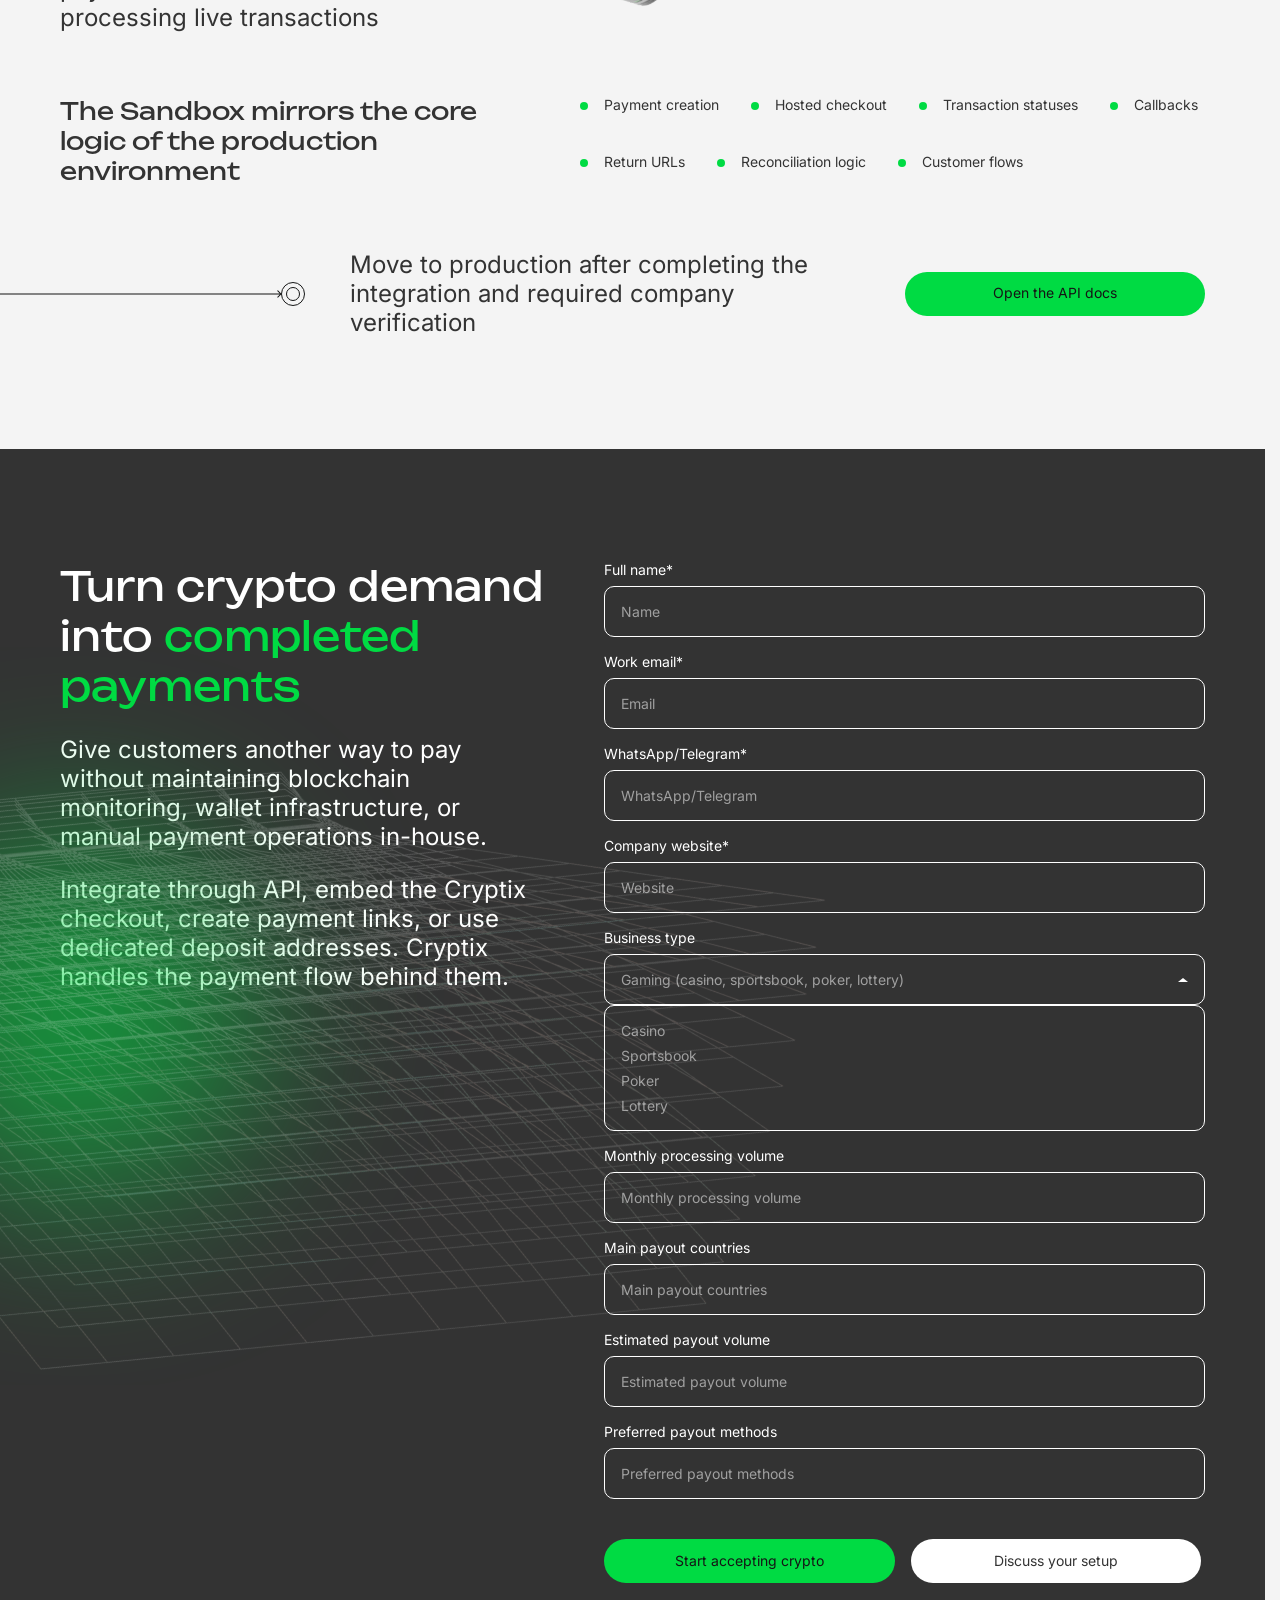
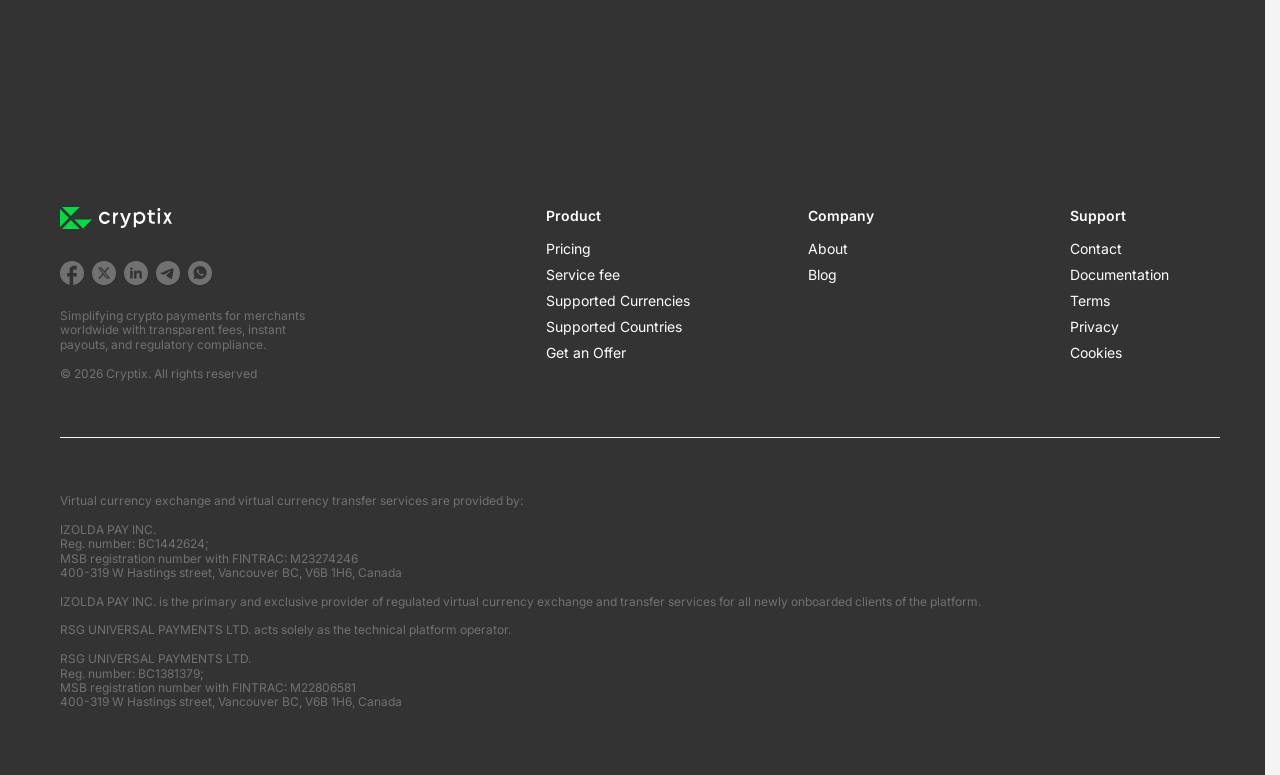
<file: crypto-payment-gateway/index.html>
<!DOCTYPE html><html lang="en" dir="ltr" class="home-page gateway-page"><head><meta charset="UTF-8"><meta name="viewport" content="width=device-width, initial-scale=1"><meta name="description" content="Accept crypto payments through API, iFrame, hosted checkout, payment links, or dedicated deposit addresses."><meta name="theme-color" content="#f5f5f5"><link rel="icon" type="image/svg+xml" href="/favicon.svg"><link rel="preload" href="/fonts/bounded-regular.otf" as="font" type="font/otf" crossorigin><title>Crypto payment gateway — Cryptix</title><link rel="stylesheet" href="/_astro/Asset.DpmCHRuc.css"><style>.design-split[data-astro-cid-3h6nfe6b]{grid-template-columns:minmax(0,1fr) minmax(0,1fr);gap:80px;display:grid;position:relative}.design-split-intro[data-astro-cid-3h6nfe6b],.design-split-details[data-astro-cid-3h6nfe6b]{min-width:0;position:relative}@media (width<=1023px){.design-split[data-astro-cid-3h6nfe6b]{grid-template-columns:minmax(0,1fr);gap:32px}}
.design-list[data-astro-cid-cng2rqmh]{padding-left:21px;line-height:17px;list-style:outside}.design-list[data-astro-cid-cng2rqmh] li[data-astro-cid-cng2rqmh]+li[data-astro-cid-cng2rqmh]{margin-top:8px}
.contact-paragraph[data-astro-cid-vekgkm42]{display:block}.contact-paragraph[data-astro-cid-vekgkm42]+.contact-paragraph[data-astro-cid-vekgkm42]{margin-top:24px}
</style><link rel="stylesheet" href="/_astro/crypto-payment-gateway.xGBCg41_.css"></head><body><a href="#main" class="sr-only focus:not-sr-only focus:fixed focus:left-4 focus:top-4 focus:z-50 focus:rounded-full focus:bg-brand focus:px-6 focus:py-3">Skip to content</a><header class="home-header home-container"><a class="home-logo" href="/" aria-label="Cryptix home"><span class="home-logo-full"><img class src="/images/home/desktop-imgGroup1.svg" alt loading="eager" decoding="async"><img class src="/images/home/desktop-imgGroup2.svg" alt loading="eager" decoding="async"></span><img class="home-logo-mobile" src="/images/home/mobile-imgLogo.svg" alt=""></a><nav class="home-desktop-nav" aria-label="Main navigation"><details data-home-dropdown><summary>Products <img class src="/images/home/desktop-imgIcons5.svg" alt loading="eager" decoding="async"></summary><div class="home-dropdown"><a href="/crypto-payment-gateway/">Crypto payment gateway</a><a href="/full-stack-crypto-payments/">Full-stack crypto payments</a><a href="/mass-payouts-off-ramp/">Mass payouts &amp; Off-ramp</a></div></details><a href="/#business-models">Partners</a><a href="/full-stack-crypto-payments/#integrations">Developers <img class src="/images/home/desktop-imgIcons5.svg" alt loading="eager" decoding="async"></a><a href="/pricing/">Pricing</a><a href="#contact">Book a Demo</a></nav><div class="home-header-actions"><a class="home-sign-in" href="https://app.cryptix.io/">Sign in</a><a class="home-sales" href="#contact">Contact Sales</a></div><button id="home-menu-toggle" class="home-menu-toggle" aria-expanded="false" aria-controls="home-mobile-menu" aria-label="Open navigation" data-i18n-open="Open navigation" data-i18n-close="Close navigation"><img src="/images/home/mobile-imgIconsIconBurger.svg" alt=""></button><nav id="home-mobile-menu" hidden aria-label="Mobile navigation"><a href="/">Home</a><a href="/crypto-payment-gateway/">Crypto payment gateway</a><a href="/full-stack-crypto-payments/">Full-stack crypto payments</a><a href="/mass-payouts-off-ramp/">Mass payouts &amp; Off-ramp</a><a href="/pricing/">Pricing</a><a href="/trust-compliance/">Trust &amp; compliance</a><a href="#contact">Contact Sales</a></nav></header><script type="module">var e=document.querySelector(`#home-menu-toggle`),t=document.querySelector(`#home-mobile-menu`),n=()=>{t&&e&&(t.hidden=!0,e.setAttribute(`aria-expanded`,`false`),e.setAttribute(`aria-label`,e.dataset.i18nOpen??`Open navigation`))};e?.addEventListener(`click`,()=>{t&&(t.hidden=!t.hidden,e.setAttribute(`aria-expanded`,String(!t.hidden)),e.setAttribute(`aria-label`,t.hidden?e.dataset.i18nOpen??`Open navigation`:e.dataset.i18nClose??`Close navigation`))}),t?.querySelectorAll(`a`).forEach(e=>e.addEventListener(`click`,n)),document.addEventListener(`keydown`,e=>{e.key===`Escape`&&(n(),document.querySelectorAll(`[data-home-dropdown]`).forEach(e=>e.open=!1))}),document.addEventListener(`click`,e=>document.querySelectorAll(`[data-home-dropdown]`).forEach(t=>{t.contains(e.target)||(t.open=!1)}));</script><main id="main" class="overflow-hidden"><div class="gateway-main home-container"><section class="gateway-hero"><img class="gateway-hero-art" src="/images/gateway/desktop-imgLayers1.png" alt decoding="async"><div class="gateway-hero-copy"><h1><span class="home-green">Accept crypto.</span> Skip the complexity</h1><p class="home-lead">Add crypto payments to your website, app, or direct sales flow through API, iFrame, hosted checkout, payment links, or dedicated deposit addresses.</p><a href="#contact" class="btn home-btn">Get Started</a></div><img class="gateway-hero-rail" src="/images/stack/desktop-imgGroup33.svg" alt decoding="async"></section><section class="gateway-benefits"><h2>More payment options.<br><span class="home-green">Less crypto complexity</span></h2><div class="gateway-benefit-grid"><article class="home-card home-card-white" data-astro-cid-6vhmq7jq><span class="gateway-icon gateway-icon-small"><img src="/images/gateway/desktop-imgGroup143.svg" alt decoding="async"></span><div class="home-card-copy" data-astro-cid-6vhmq7jq><h3 data-astro-cid-6vhmq7jq>Clear checkout</h3><p data-astro-cid-6vhmq7jq>Give customers a clear checkout with a familiar interface, exact payment amount, QR code, wallet address, and clear payment status.</p></div></article><article class="home-card home-card-white" data-astro-cid-6vhmq7jq><span class="gateway-icon"><img src="/images/gateway/desktop-imgIconsIconsPredictableSettlement.svg" alt decoding="async"></span><div class="home-card-copy" data-astro-cid-6vhmq7jq><h3 data-astro-cid-6vhmq7jq>Predictable settlement</h3><p data-astro-cid-6vhmq7jq>Lock the exchange rate for the customer during checkout and automatically convert incoming funds into an available settlement currency.</p></div></article><article class="home-card home-card-white" data-astro-cid-6vhmq7jq><span class="gateway-icon"><img src="/images/gateway/desktop-imgIconsIconsLessOperationalOverhead.svg" alt decoding="async"></span><div class="home-card-copy" data-astro-cid-6vhmq7jq><h3 data-astro-cid-6vhmq7jq>Less operational overhead</h3><p data-astro-cid-6vhmq7jq>Cryptix generates addresses and monitors the blockchain. Your team manages payments, statuses, balances, and reporting instead of maintaining the underlying infrastructure.</p></div></article></div></section><section class="home-steps gateway-checkout"><img class="home-step-glow-peach" src="/images/home/desktop-imgEllipse42.svg" alt decoding="async"><img class="home-step-glow-green" src="/images/home/desktop-imgEllipse61.svg" alt decoding="async"><div class="home-step-intro"><h2>Keep checkout simple</h2><p class="home-lead">Most launches take around three weeks. Timing depends on the selected products, integration method, and payout routes</p></div><ol class="home-step-grid"><li><div class="home-step-number">1</div><img class="home-step-node" src="/images/home/desktop-imgEllipse40.svg" alt decoding="async"><div class="home-step-copy"><h3>Choose</h3><p>The customer selects an available cryptocurrency and blockchain network.</p></div></li><li><div class="home-step-number">2</div><img class="home-step-node" src="/images/home/desktop-imgEllipse40.svg" alt decoding="async"><div class="home-step-copy"><h3>Confirm</h3><p>Cryptix displays the exact amount, wallet address, and QR code. Fiat-based amounts are locked for a specific exchange rate in a limited time window.</p></div></li><li><div class="home-step-number">3</div><img class="home-step-node" src="/images/home/desktop-imgEllipse40.svg" alt decoding="async"><div class="home-step-copy"><h3>Pay</h3><p>The customer scans the QR code or copies the address, then sends funds from any wallet.</p></div></li><li><div class="home-step-number is-last">4</div><img class="home-step-node" src="/images/home/desktop-imgEllipse62.svg" alt decoding="async"><div class="home-step-copy"><h3>Track</h3><p>Cryptix monitors the transaction on-chain, updates its status, and notifies the customer in the merchant’s product once the payment is complete.</p></div></li></ol><img class="home-step-rail" src="/images/gateway/desktop-imgGroup136.svg" alt decoding="async"><div class="gateway-customizations"><h3>Customize your checkout</h3><ul class="gateway-dot-list"><li>Logo</li><li>Checkout image</li><li>Product name and description</li><li>Light or dark theme</li><li>Return URL</li><li>Available currencies</li></ul></div><a href="#contact" class="btn home-btn">Get an offer</a></section><section id="integrations" class="gateway-integrations"><h2>Choose <span class="home-coral">how you integrate</span></h2><img class="gateway-integration-ribbon" src="/images/stack/desktop-imgGroup139.svg" alt decoding="async"><div class="gateway-integration-grid"><article class="home-card home-card-peach" data-astro-cid-6vhmq7jq><div class="home-card-copy" data-astro-cid-6vhmq7jq><h3 data-astro-cid-6vhmq7jq>API and H2H</h3><p data-astro-cid-6vhmq7jq>Integrate crypto payments directly into your product.</p><p data-astro-cid-6vhmq7jq>Create payments, generate customer addresses, link transactions to internal orders with external IDs, and receive status updates through callbacks. Best for businesses that need full control over the customer journey and payment logic.</p></div></article><article class="home-card home-card-peach" data-astro-cid-6vhmq7jq><div class="home-card-copy" data-astro-cid-6vhmq7jq><h3 data-astro-cid-6vhmq7jq>iFrame</h3><p data-astro-cid-6vhmq7jq>Embed the Cryptix checkout directly into your website and keep customers within your interface. Best for teams that want a faster launch without building the full checkout experience from scratch.</p></div></article><article class="home-card home-card-peach" data-astro-cid-6vhmq7jq><div class="home-card-copy" data-astro-cid-6vhmq7jq><h3 data-astro-cid-6vhmq7jq>Hosted checkout</h3><p data-astro-cid-6vhmq7jq>Send customers to a Cryptix-hosted checkout page, then return them to your product after payment. Best for teams that need a complete payment flow with minimal frontend development.</p></div></article><article class="home-card home-card-peach" data-astro-cid-6vhmq7jq><div class="home-card-copy" data-astro-cid-6vhmq7jq><h3 data-astro-cid-6vhmq7jq>Payment links</h3><p data-astro-cid-6vhmq7jq>Create a payment link and share it by email, messenger, or any other channel. No website or custom checkout is required. Best for direct sales, sales teams, invoicing, and one-off payments.</p></div></article><article class="home-card home-card-peach" data-astro-cid-6vhmq7jq><div class="home-card-copy" data-astro-cid-6vhmq7jq><h3 data-astro-cid-6vhmq7jq>Dedicated deposit addresses</h3><p data-astro-cid-6vhmq7jq>Assign each customer a dedicated crypto address and track top-ups without creating a new payment page for every transfer. Best for wallets, trading platforms, gaming balances, and other account-based products.</p></div></article></div><div class="gateway-action-rail"><a href="#contact" class="btn home-btn">Discuss your setup</a><img src="/images/home/mobile-imgGroup95.svg" alt decoding="async"></div></section><div class="gateway-mobile-ribbon"><img src="/images/home/mobile-imgGroup109.svg" alt decoding="async"></div><section id="settlement" class="design-split gateway-settlement" data-astro-cid-3h6nfe6b><div class="design-split-intro" data-astro-cid-3h6nfe6b><div><h2>Settle in the currency you need</h2><p class="home-lead">Customers can pay in one supported cryptocurrency while funds are credited to your balance in another</p><div class="gateway-settlement-art"><img src="/images/home/mobile-imgB11.png" alt decoding="async"></div></div></div><div class="design-split-details" data-astro-cid-3h6nfe6b><div class="gateway-settlement-list"><article><h3>Keep the original asset</h3><p>Receive the payment in the same crypto the customer used.</p></article><article><h3>Convert automatically</h3><p>Set up automatic conversion of incoming payments into an available crypto, stablecoin, or fiat currency.</p></article><article><h3>Convert on demand</h3><p>Convert funds manually in the Cryptix Dashboard after receiving a payment.</p></article><article><h3>Withdraw the way you want</h3><p>Withdraw funds through available crypto or fiat routes, depending on KYB status, merchant profile, and connected infrastructure.</p><p>Automatic conversion reduces manual balance management and limits exposure to price movements between payment and settlement</p></article><a href="/full-stack-crypto-payments/#routes" class="btn home-btn">Explore conversion and settlement</a></div></div></section><div class="gateway-divider"><img src="/images/stack/desktop-imgGroup33.svg" alt decoding="async"></div><section id="dashboard" class="gateway-dashboard"><img class="gateway-dashboard-art" src="/images/home/desktop-img32.png" alt decoding="async"><h2>One dashboard. <span class="home-green">The full picture</span></h2><p class="home-lead">Manage crypto payments without switching between multiple services</p><div class="gateway-dashboard-grid"><article class="home-card home-card-mint" data-astro-cid-6vhmq7jq><div class="home-card-copy" data-astro-cid-6vhmq7jq><h3 data-astro-cid-6vhmq7jq>Payments</h3><p data-astro-cid-6vhmq7jq>View incoming payments, amounts, currencies, transaction details, and current statuses.</p></div></article><article class="home-card home-card-mint" data-astro-cid-6vhmq7jq><div class="home-card-copy" data-astro-cid-6vhmq7jq><h3 data-astro-cid-6vhmq7jq>Balances</h3><p data-astro-cid-6vhmq7jq>Track available funds across crypto and fiat balances.</p></div></article><article class="home-card home-card-mint" data-astro-cid-6vhmq7jq><div class="home-card-copy" data-astro-cid-6vhmq7jq><h3 data-astro-cid-6vhmq7jq>Conversion</h3><p data-astro-cid-6vhmq7jq>Manage automatic conversion and convert funds on demand.</p></div></article><article class="home-card home-card-mint" data-astro-cid-6vhmq7jq><div class="home-card-copy" data-astro-cid-6vhmq7jq><h3 data-astro-cid-6vhmq7jq>Refunds</h3><p data-astro-cid-6vhmq7jq>Open the original payment, create a refund, and track its status.</p></div></article><article class="home-card home-card-mint" data-astro-cid-6vhmq7jq><div class="home-card-copy" data-astro-cid-6vhmq7jq><h3 data-astro-cid-6vhmq7jq>Reporting</h3><p data-astro-cid-6vhmq7jq>Filter transactions by period, project, status, type, and currency. Export reports to CSV for reconciliation.</p></div></article><article class="home-card home-card-mint" data-astro-cid-6vhmq7jq><div class="home-card-copy" data-astro-cid-6vhmq7jq><h3 data-astro-cid-6vhmq7jq>Conversion</h3><p data-astro-cid-6vhmq7jq>Manage automatic conversion and convert funds on demand.</p></div></article><div class="gateway-dashboard-details"><ul class="design-list" data-astro-cid-cng2rqmh><li data-astro-cid-cng2rqmh>Balance overview</li><li data-astro-cid-cng2rqmh>Incoming payment list</li><li data-astro-cid-cng2rqmh>Transaction details</li><li data-astro-cid-cng2rqmh>Checkout settings</li><li data-astro-cid-cng2rqmh>Automatic conversion settings</li><li data-astro-cid-cng2rqmh>Refund flow</li><li data-astro-cid-cng2rqmh>Reporting</li></ul><a href="#contact" class="btn home-btn">Book a demo</a></div></div></section><section id="sandbox" class="gateway-sandbox"><div class="gateway-sandbox-rings"><img src="/images/home/mobile-img71.png" alt decoding="async"></div><div class="gateway-sandbox-intro"><h2>Test first. <span class="home-coral">Go live when ready</span></h2><p class="home-lead">Start with the Cryptix Sandbox and test the payment flow with test assets before processing live transactions</p></div><div class="gateway-sandbox-features"><h3>The Sandbox mirrors the core logic of the production environment</h3><ul class="gateway-dot-list"><li>Payment creation</li><li>Hosted checkout</li><li>Transaction statuses</li><li>Callbacks</li><li>Return URLs</li><li>Reconciliation logic</li><li>Customer flows</li></ul></div><div class="gateway-sandbox-action"><img src="/images/gateway/desktop-imgGroup95.svg" alt decoding="async"><p class="home-lead">Move to production after completing the integration and required company verification</p><a href="/full-stack-crypto-payments/#integrations" class="btn home-btn">Open the API docs</a></div></section></div><section id="contact" class="relative overflow-hidden bg-dark py-section text-white home-contact" data-astro-cid-vekgkm42><div class="container-site relative grid gap-12 md:grid-cols-2 md:gap-16" data-astro-cid-vekgkm42><div class="relative" data-astro-cid-vekgkm42><h2 class="max-w-copy" data-astro-cid-vekgkm42>Turn crypto demand into <span class="home-green">completed payments</span></h2><p class="mt-7 max-w-copy text-lead text-white/80" data-astro-cid-vekgkm42><span class="contact-paragraph" data-astro-cid-vekgkm42>Give customers another way to pay without maintaining blockchain monitoring, wallet infrastructure, or manual payment operations in-house.</span><span class="contact-paragraph" data-astro-cid-vekgkm42>Integrate through API, embed the Cryptix checkout, create payment links, or use dedicated deposit addresses. Cryptix handles the payment flow behind them.</span></p><div class="home-contact-art" aria-hidden="true" data-astro-cid-vekgkm42><img class="home-contact-glow" src="/images/home/desktop-imgEllipse63.svg" alt loading="eager" decoding="async"><img class="home-contact-mesh" src="/images/home/desktop-imgD1.png" alt loading="eager" decoding="async"></div></div><form class="relative z-10 space-y-4" data-contact-form data-i18n-status="Your details are ready. This is an interface preview: nothing has been sent. Contact submission will be available when the service is connected." data-astro-cid-vekgkm42><label class="block text-small text-white/70" for="contact-name" data-astro-cid-vekgkm42>Full name<span aria-hidden="true" data-astro-cid-vekgkm42>*</span><input class="field mt-2" id="contact-name" name="name" type="text" placeholder="Name" required autocomplete="name" data-astro-cid-vekgkm42></label><label class="block text-small text-white/70" for="contact-email" data-astro-cid-vekgkm42>Work email<span aria-hidden="true" data-astro-cid-vekgkm42>*</span><input class="field mt-2" id="contact-email" name="email" type="email" placeholder="Email" required autocomplete="email" data-astro-cid-vekgkm42></label><label class="block text-small text-white/70" for="contact-messenger" data-astro-cid-vekgkm42>WhatsApp/Telegram<span aria-hidden="true" data-astro-cid-vekgkm42>*</span><input class="field mt-2" id="contact-messenger" name="messenger" type="text" placeholder="WhatsApp/Telegram" required autocomplete="off" data-astro-cid-vekgkm42></label><label class="block text-small text-white/70" for="contact-website" data-astro-cid-vekgkm42>Company website<span aria-hidden="true" data-astro-cid-vekgkm42>*</span><input class="field mt-2" id="contact-website" name="website" type="url" placeholder="Website" required autocomplete="url" data-astro-cid-vekgkm42></label><div class="home-business-field" data-astro-cid-vekgkm42><span id="business-label" data-astro-cid-vekgkm42>Business type</span><details class="home-business-select" open data-astro-cid-vekgkm42><summary data-astro-cid-vekgkm42><span data-business-selected data-astro-cid-vekgkm42>Gaming (casino, sportsbook, poker, lottery)</span><img class src="/images/home/desktop-imgIconsIconDropdownWhiteUp.svg" alt loading="eager" decoding="async"></summary><fieldset aria-labelledby="business-label" data-astro-cid-vekgkm42><label data-astro-cid-vekgkm42><input type="radio" name="business" value="Casino" checked data-astro-cid-vekgkm42><span data-astro-cid-vekgkm42>Casino</span></label><label data-astro-cid-vekgkm42><input type="radio" name="business" value="Sportsbook" data-astro-cid-vekgkm42><span data-astro-cid-vekgkm42>Sportsbook</span></label><label data-astro-cid-vekgkm42><input type="radio" name="business" value="Poker" data-astro-cid-vekgkm42><span data-astro-cid-vekgkm42>Poker</span></label><label data-astro-cid-vekgkm42><input type="radio" name="business" value="Lottery" data-astro-cid-vekgkm42><span data-astro-cid-vekgkm42>Lottery</span></label></fieldset></details></div><label class="block text-small text-white/70" for="volume" data-astro-cid-vekgkm42>Monthly processing volume<input class="field mt-2" id="volume" name="volume" placeholder="Monthly processing volume" required data-astro-cid-vekgkm42></label><label class="block text-small text-white/70" for="countries" data-astro-cid-vekgkm42>Main payout countries<input class="field mt-2" id="countries" name="countries" placeholder="Main payout countries" data-astro-cid-vekgkm42></label><label class="block text-small text-white/70" for="payout-volume" data-astro-cid-vekgkm42>Estimated payout volume<input class="field mt-2" id="payout-volume" name="payoutVolume" placeholder="Estimated payout volume" data-astro-cid-vekgkm42></label><label class="block text-small text-white/70" for="methods" data-astro-cid-vekgkm42>Preferred payout methods<input class="field mt-2" id="methods" name="methods" placeholder="Preferred payout methods" data-astro-cid-vekgkm42></label><p class="text-xs text-white/50 sr-only" data-astro-cid-vekgkm42>Interface preview. This form does not send or store your data.</p><button class="btn mt-3 min-w-60 home-btn" type="submit" data-astro-cid-vekgkm42>Start accepting crypto</button><button type="submit" class="btn btn-white home-btn contact-secondary" data-astro-cid-vekgkm42>Discuss your setup</button><p class="hidden rounded-xl border border-brand/50 bg-brand/10 p-4 text-small" role="status" data-form-status data-astro-cid-vekgkm42></p></form></div></section><script type="module">document.querySelectorAll(`.home-business-select input`).forEach(e=>e.addEventListener(`change`,()=>{let t=e.closest(`details`),n=t?.querySelector(`[data-business-selected]`);n&&(n.textContent=e.closest(`label`)?.textContent?.trim()??e.value),t&&(t.open=!1)})),document.querySelectorAll(`[data-contact-form]`).forEach(e=>e.addEventListener(`submit`,t=>{if(t.preventDefault(),!e.reportValidity())return;let n=e.querySelector(`[data-form-status]`);n&&(n.textContent=e.dataset.i18nStatus??``,n.classList.remove(`hidden`),n.scrollIntoView({behavior:window.matchMedia(`(prefers-reduced-motion: reduce)`).matches?`auto`:`smooth`,block:`nearest`}))}));</script></main><footer class="home-footer"><div class="home-container"><div class="home-footer-top"><div class="home-footer-brand"><a class="home-logo-full" href="/" aria-label="Cryptix home"><img class src="/images/home/desktop-imgGroup1.svg" alt loading="eager" decoding="async"><img class src="/images/home/desktop-imgGroup.svg" alt loading="eager" decoding="async"></a><div class="home-socials" aria-label="Social media"><img class src="/images/home/desktop-imgIcons.svg" alt loading="eager" decoding="async"><img class src="/images/home/desktop-imgIcons1.svg" alt loading="eager" decoding="async"><img class src="/images/home/desktop-imgIcons2.svg" alt loading="eager" decoding="async"><img class src="/images/home/desktop-imgIcons3.svg" alt loading="eager" decoding="async"><img class src="/images/home/desktop-imgIcons4.svg" alt loading="eager" decoding="async"></div><p>Simplifying crypto payments for merchants worldwide with transparent fees, instant payouts, and regulatory compliance.<br><br>© 2026 Cryptix. All rights reserved</p></div><div class="home-footer-links"><div><h3>Product</h3><ul><li><a href="/pricing/">Pricing</a></li><li><a href="/pricing/">Service fee</a></li><li><a href="/full-stack-crypto-payments/#routes">Supported Currencies</a></li><li><a href="/trust-compliance/#availability">Supported Countries</a></li><li><a href="#contact">Get an Offer</a></li></ul></div><div><h3>Company</h3><ul><li><a href="/#why-cryptix">About</a></li><li><a href="#contact">Blog</a></li></ul></div><div><h3>Support</h3><ul><li><a href="#contact">Contact</a></li><li><a href="/full-stack-crypto-payments/#integrations">Documentation</a></li><li><a href="/trust-compliance/">Terms</a></li><li><a href="/trust-compliance/">Privacy</a></li><li><a href="/trust-compliance/">Cookies</a></li></ul></div></div></div><img class="home-footer-rule" src="/images/home/desktop-imgLine.svg" alt loading="eager" decoding="async"><div class="home-legal"><p>Virtual currency exchange and virtual currency transfer services are provided by:</p><p>IZOLDA PAY INC.<br>Reg. number: BC1442624;<br>MSB registration number with FINTRAC: M23274246<br>400-319 W Hastings street, Vancouver BC, V6B 1H6, Canada</p><p>IZOLDA PAY INC. is the primary and exclusive provider of regulated virtual currency exchange and transfer services for all newly onboarded clients of the platform.</p><p>RSG UNIVERSAL PAYMENTS LTD. acts solely as the technical platform operator.</p><p>RSG UNIVERSAL PAYMENTS LTD.<br>Reg. number: BC1381379;<br>MSB registration number with FINTRAC: M22806581<br>400-319 W Hastings street, Vancouver BC, V6B 1H6, Canada</p></div></div></footer></body></html>
</file>
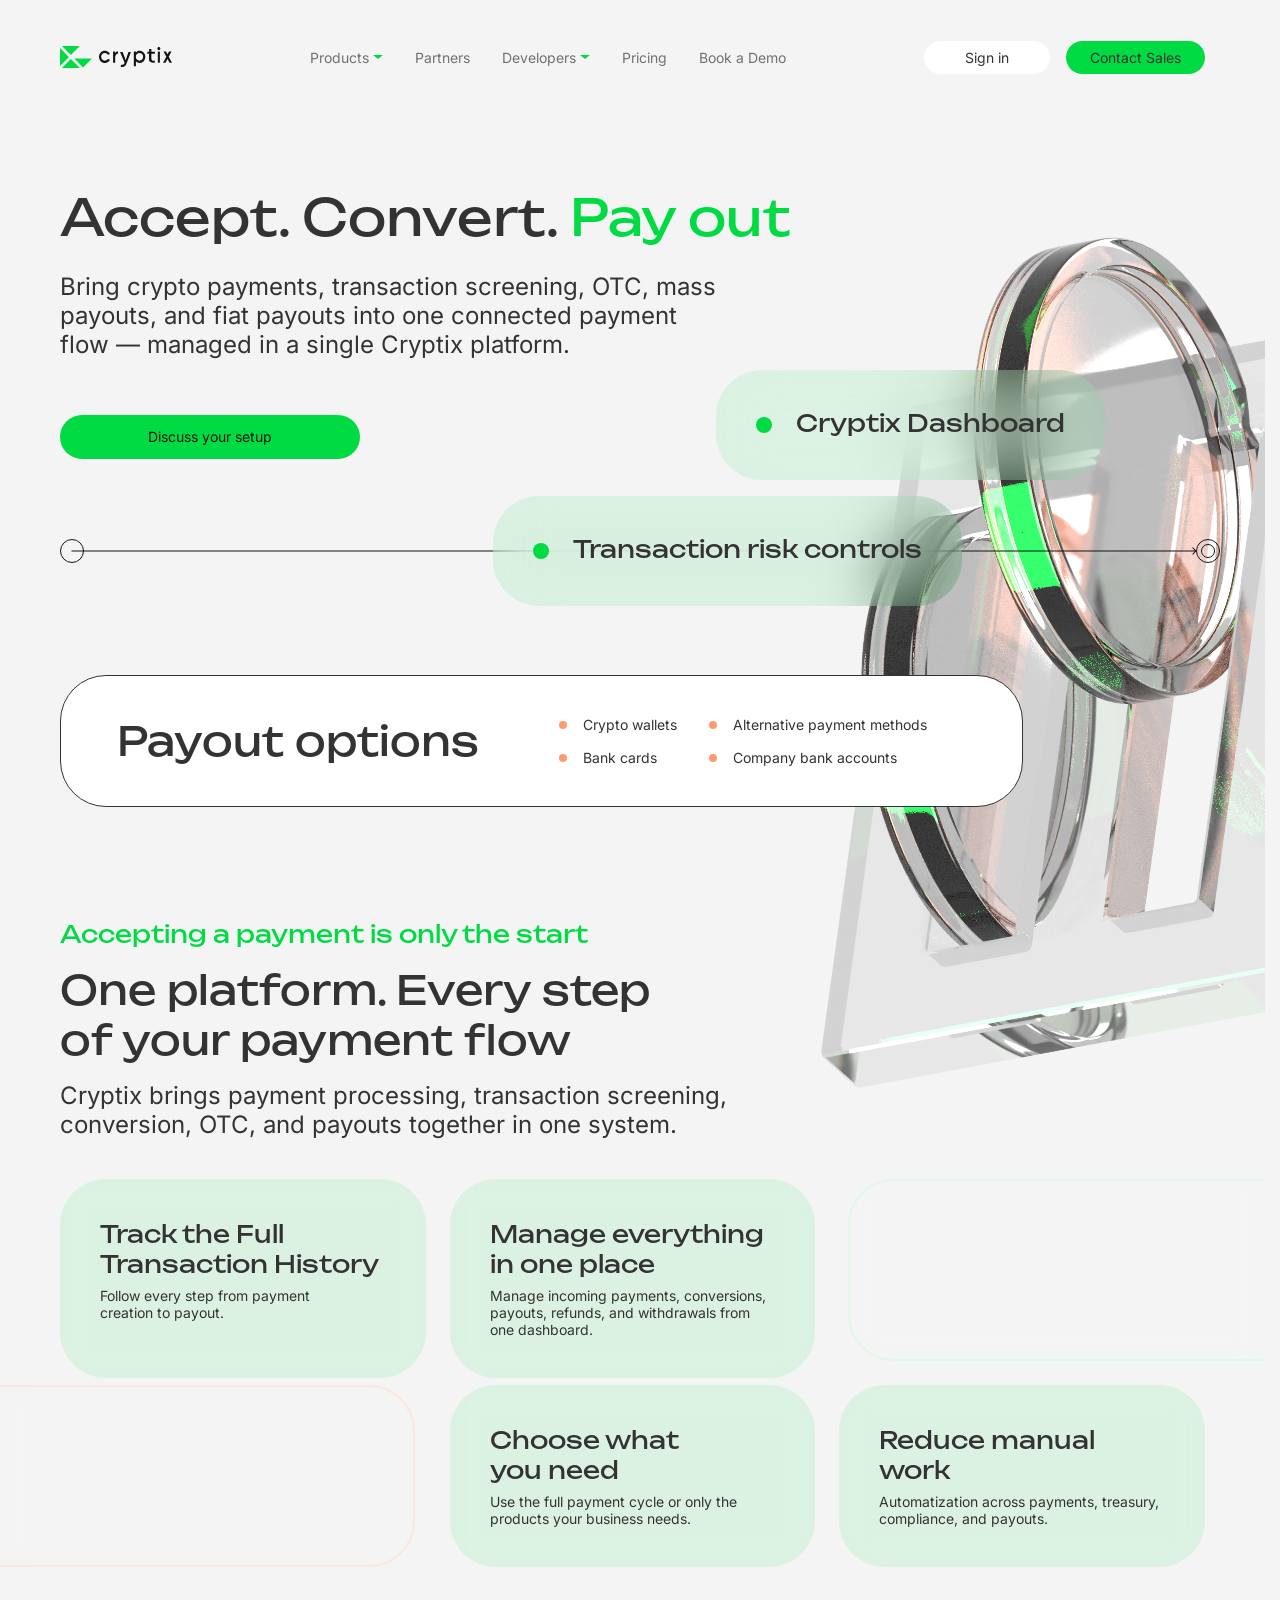
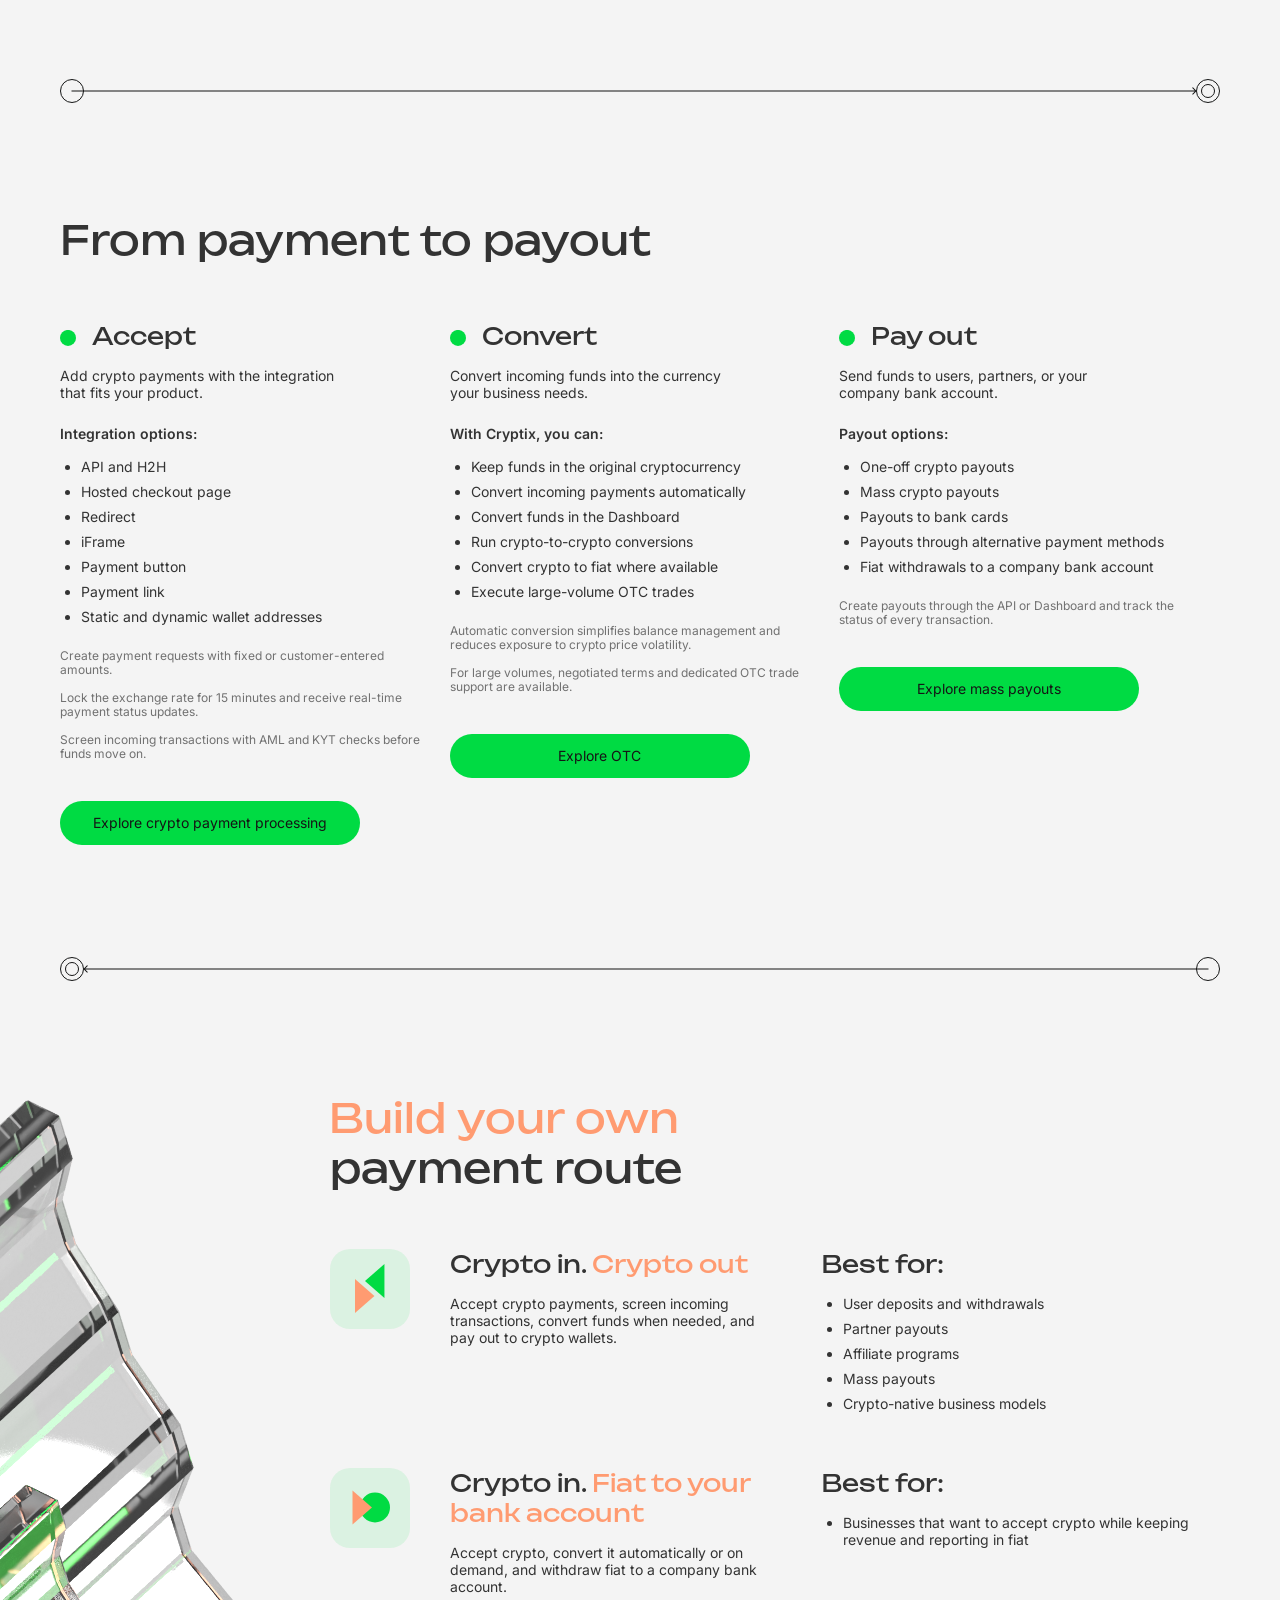
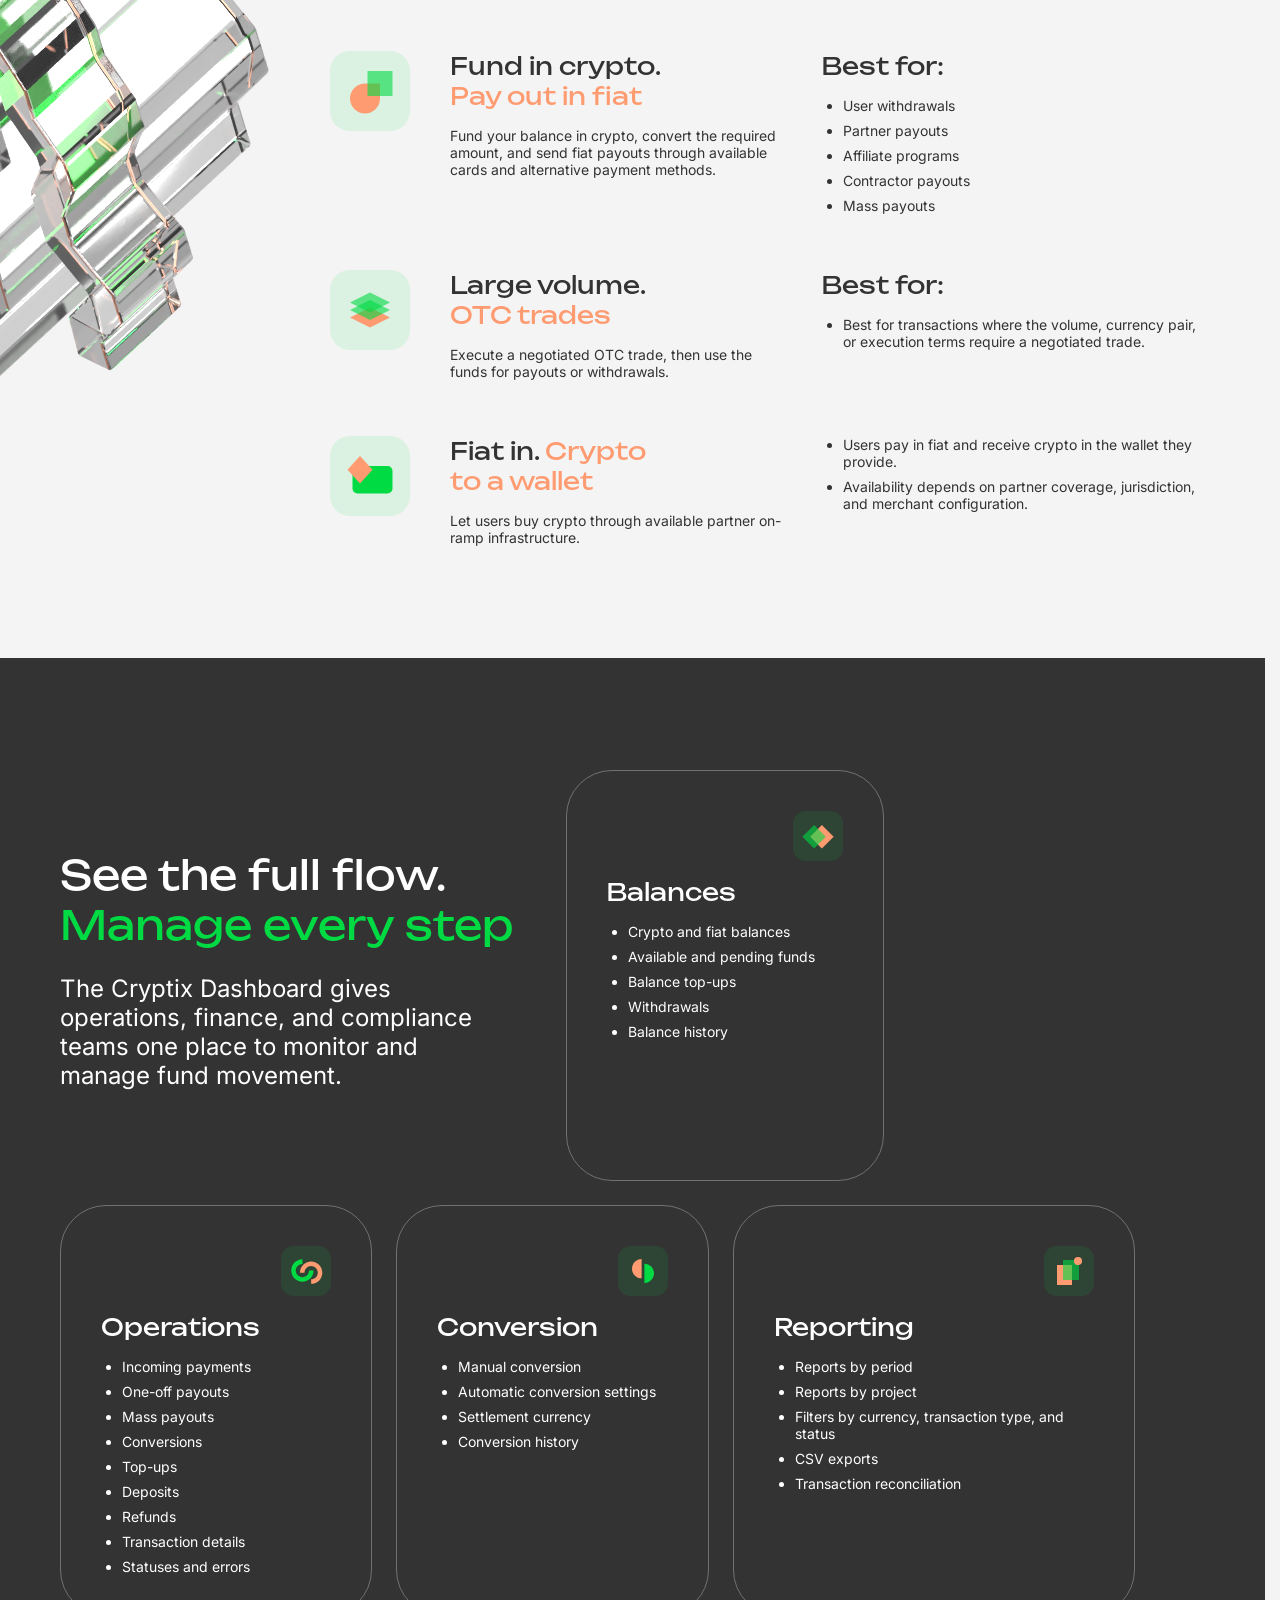
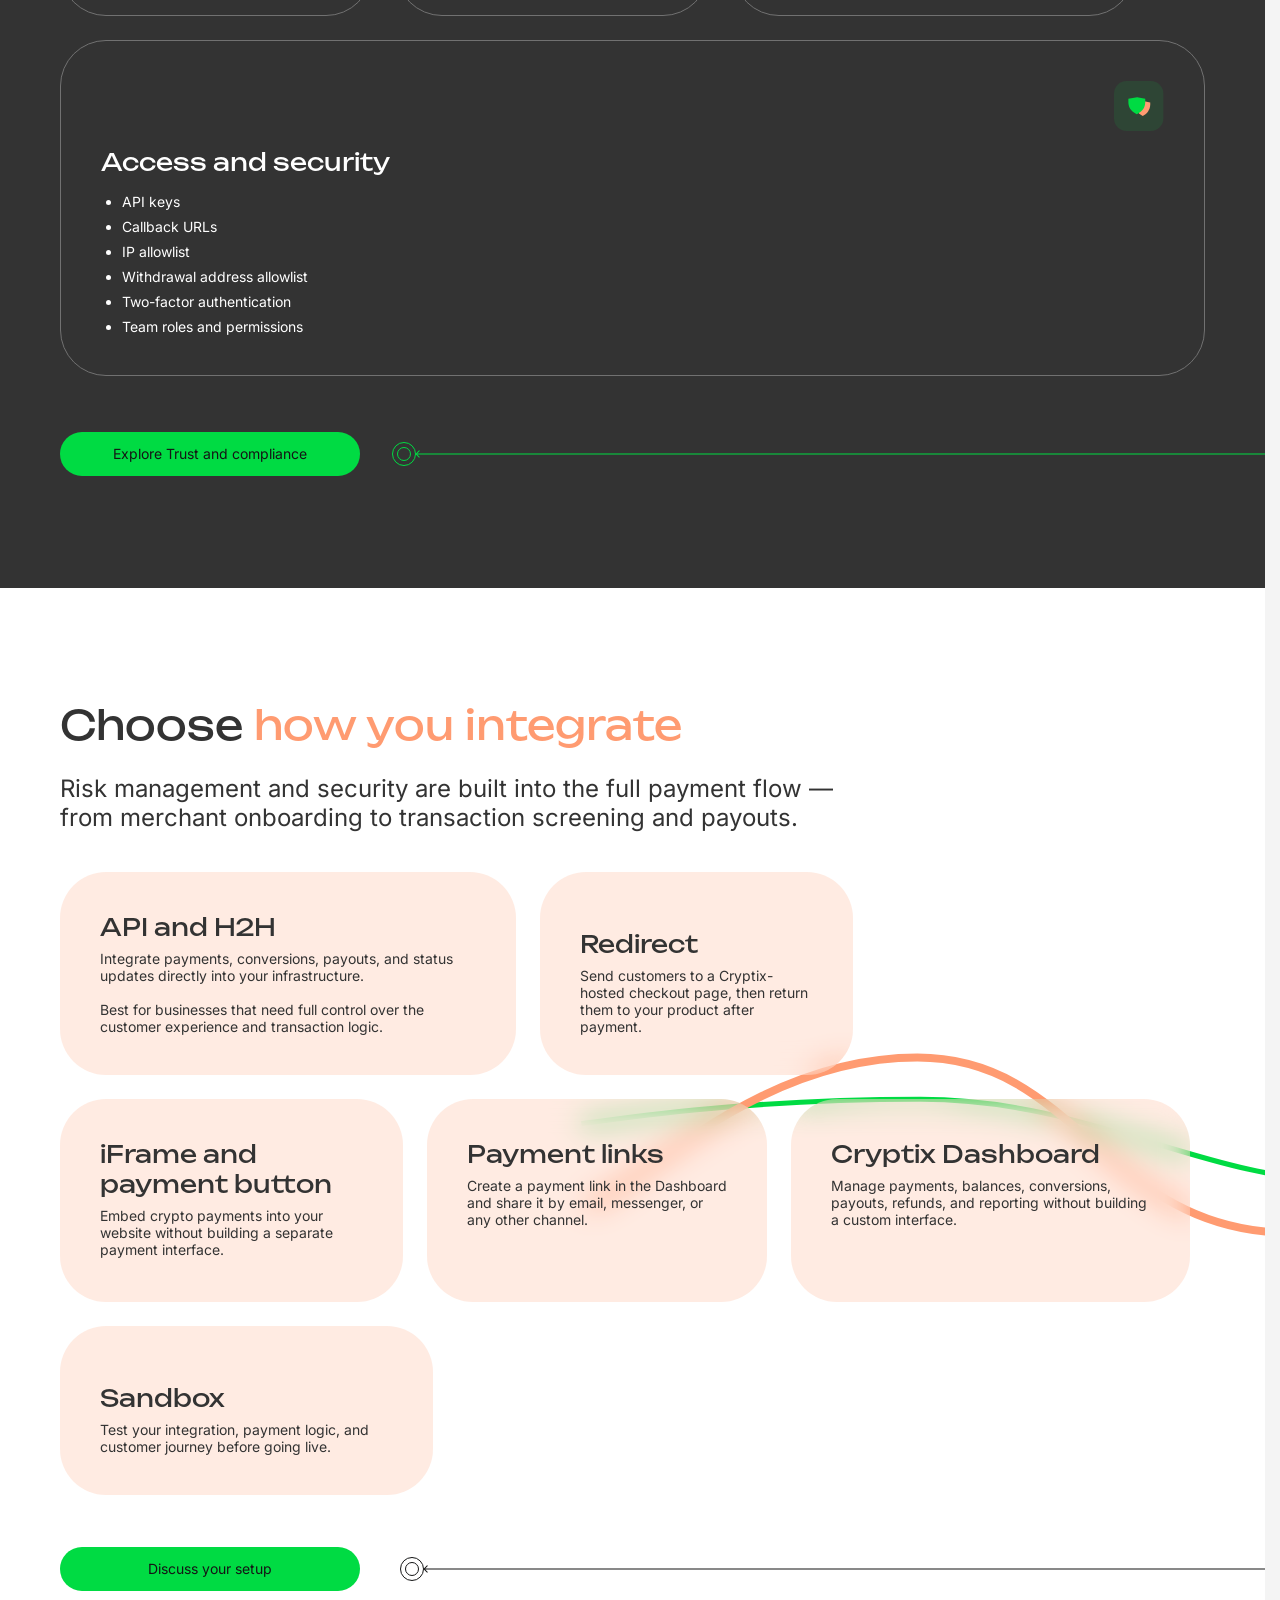
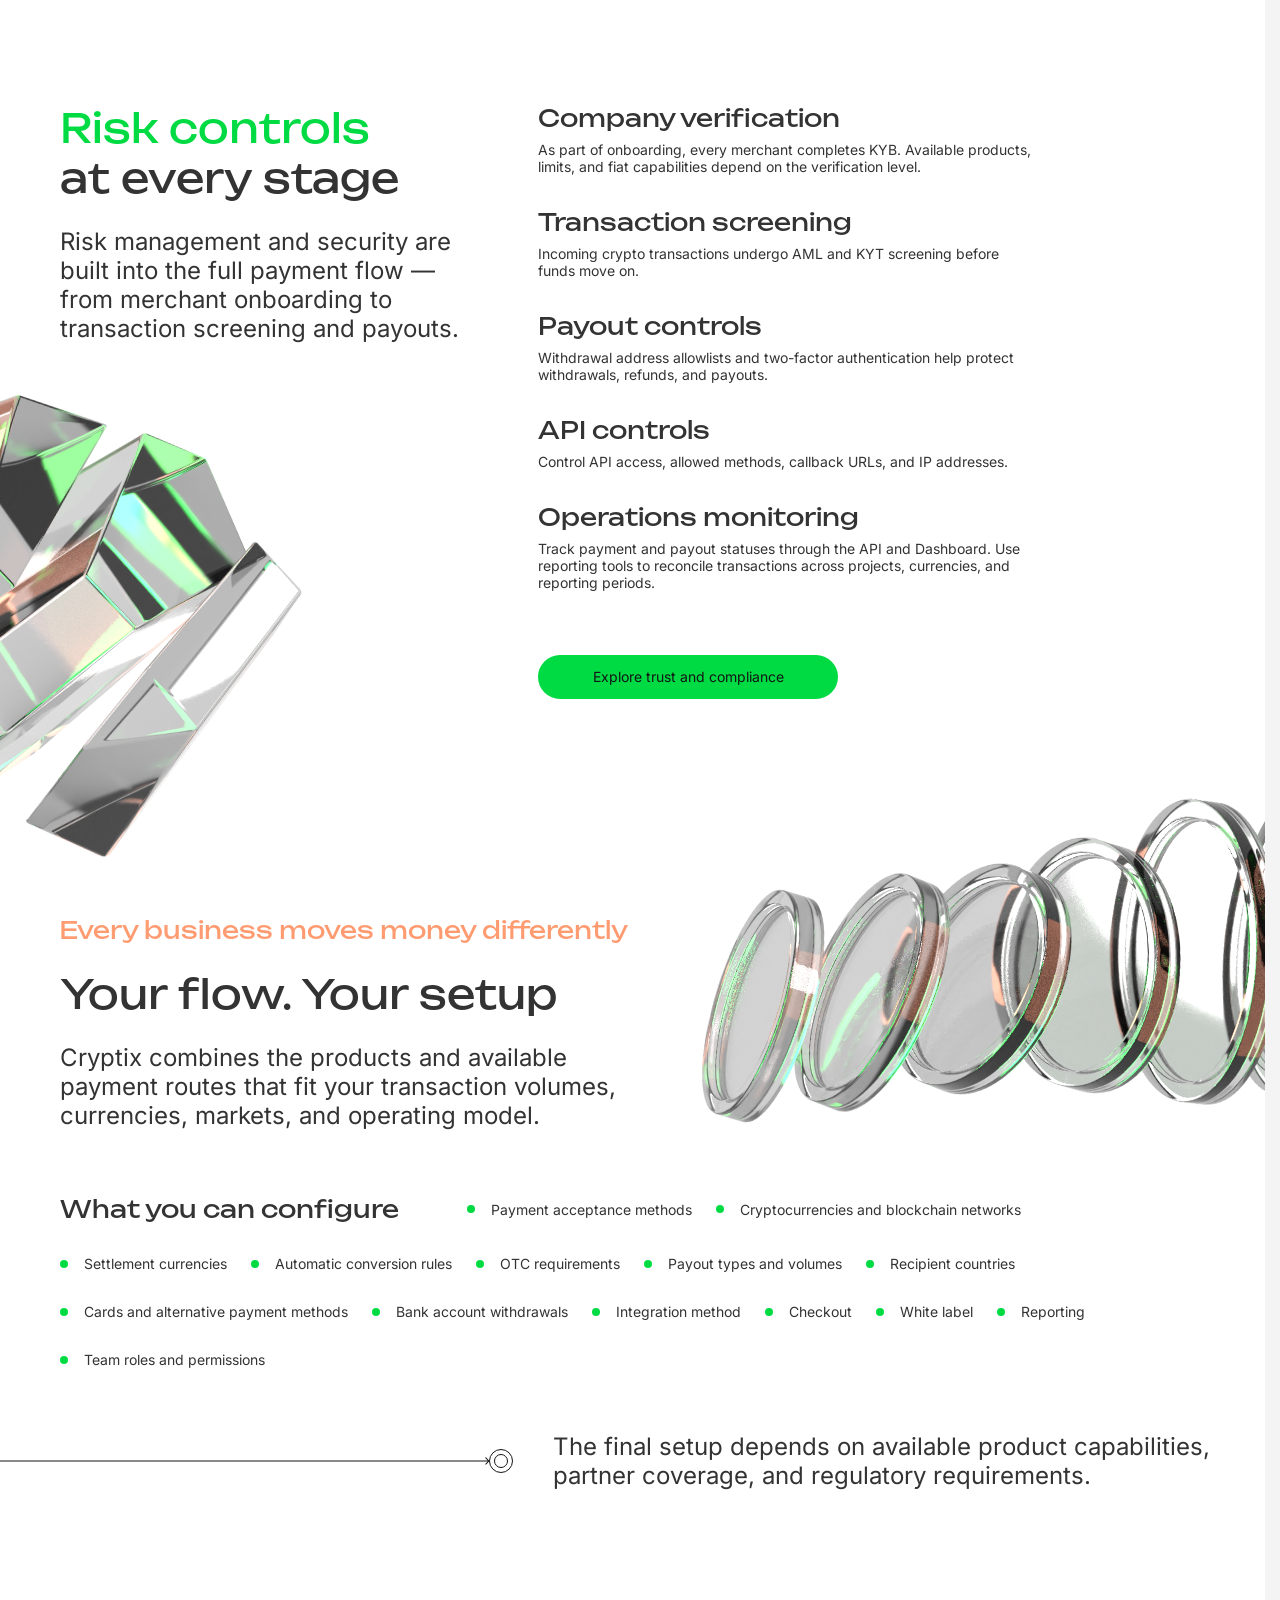
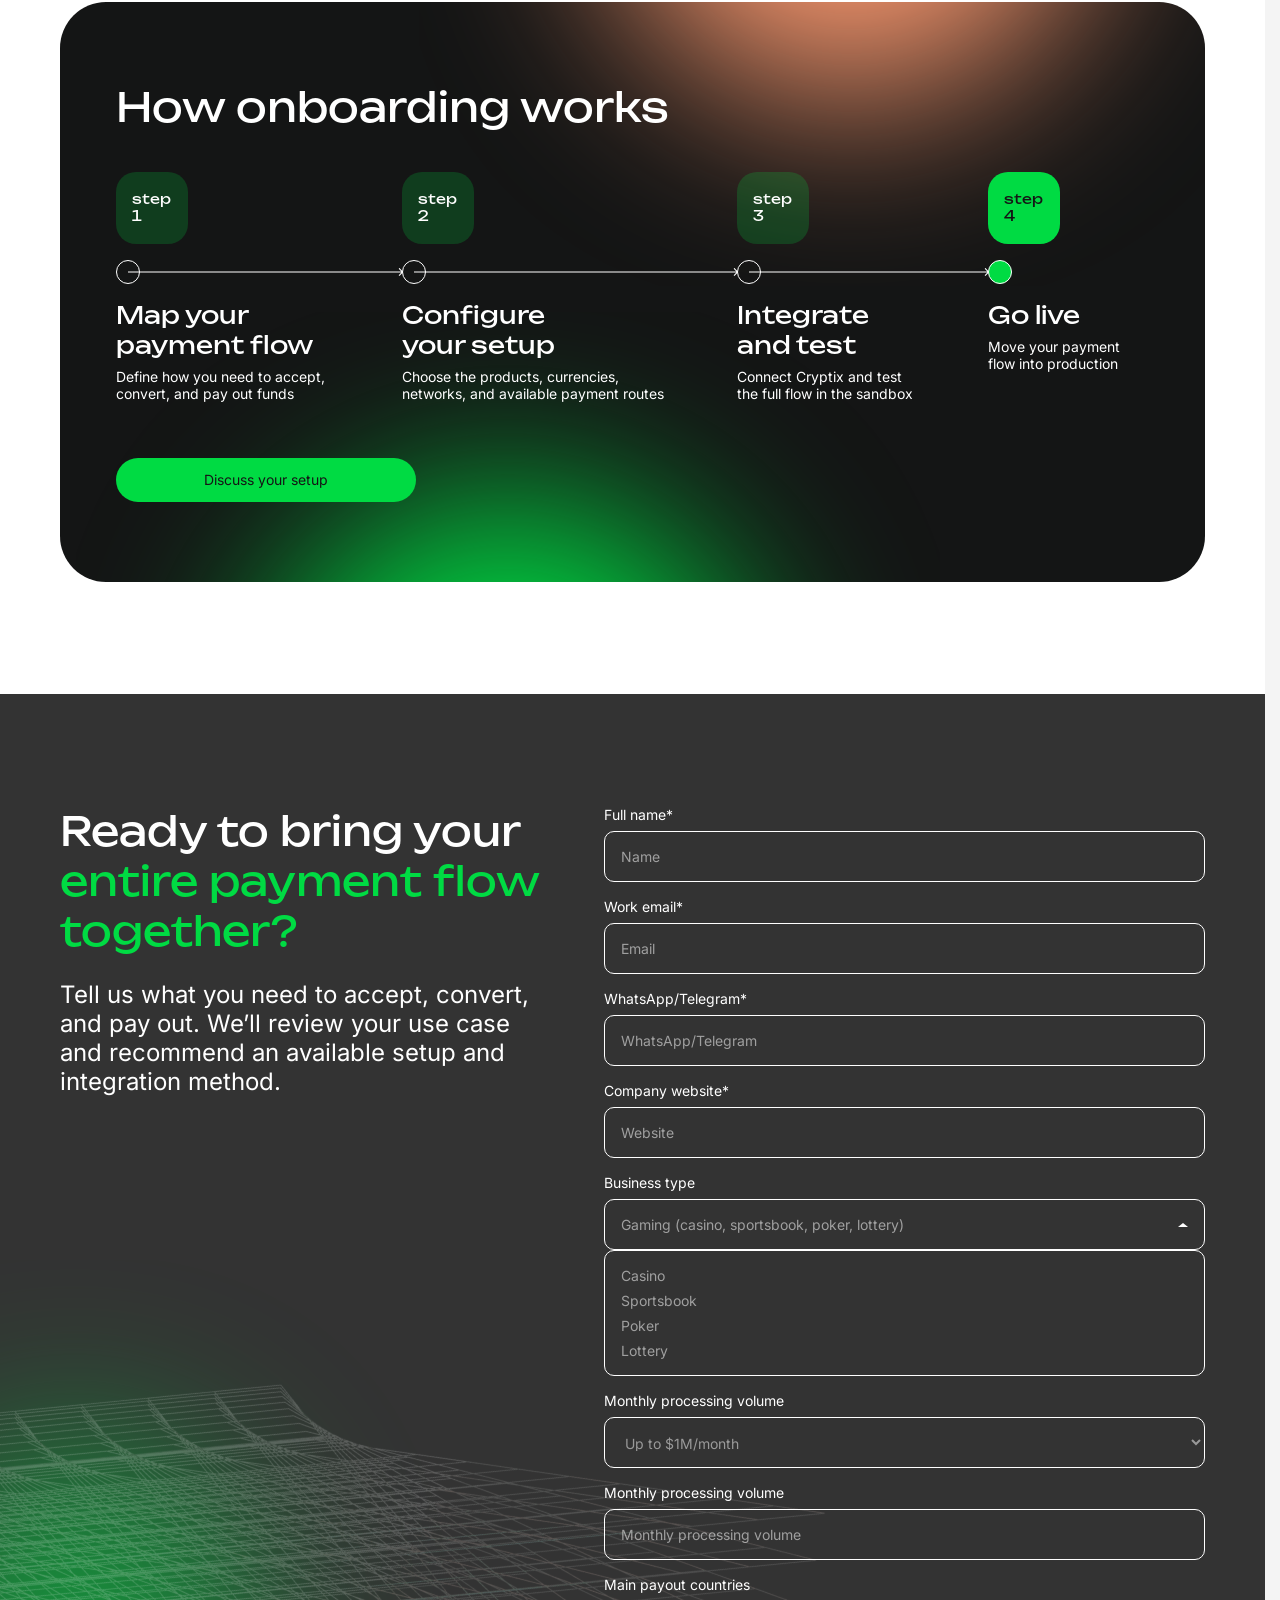
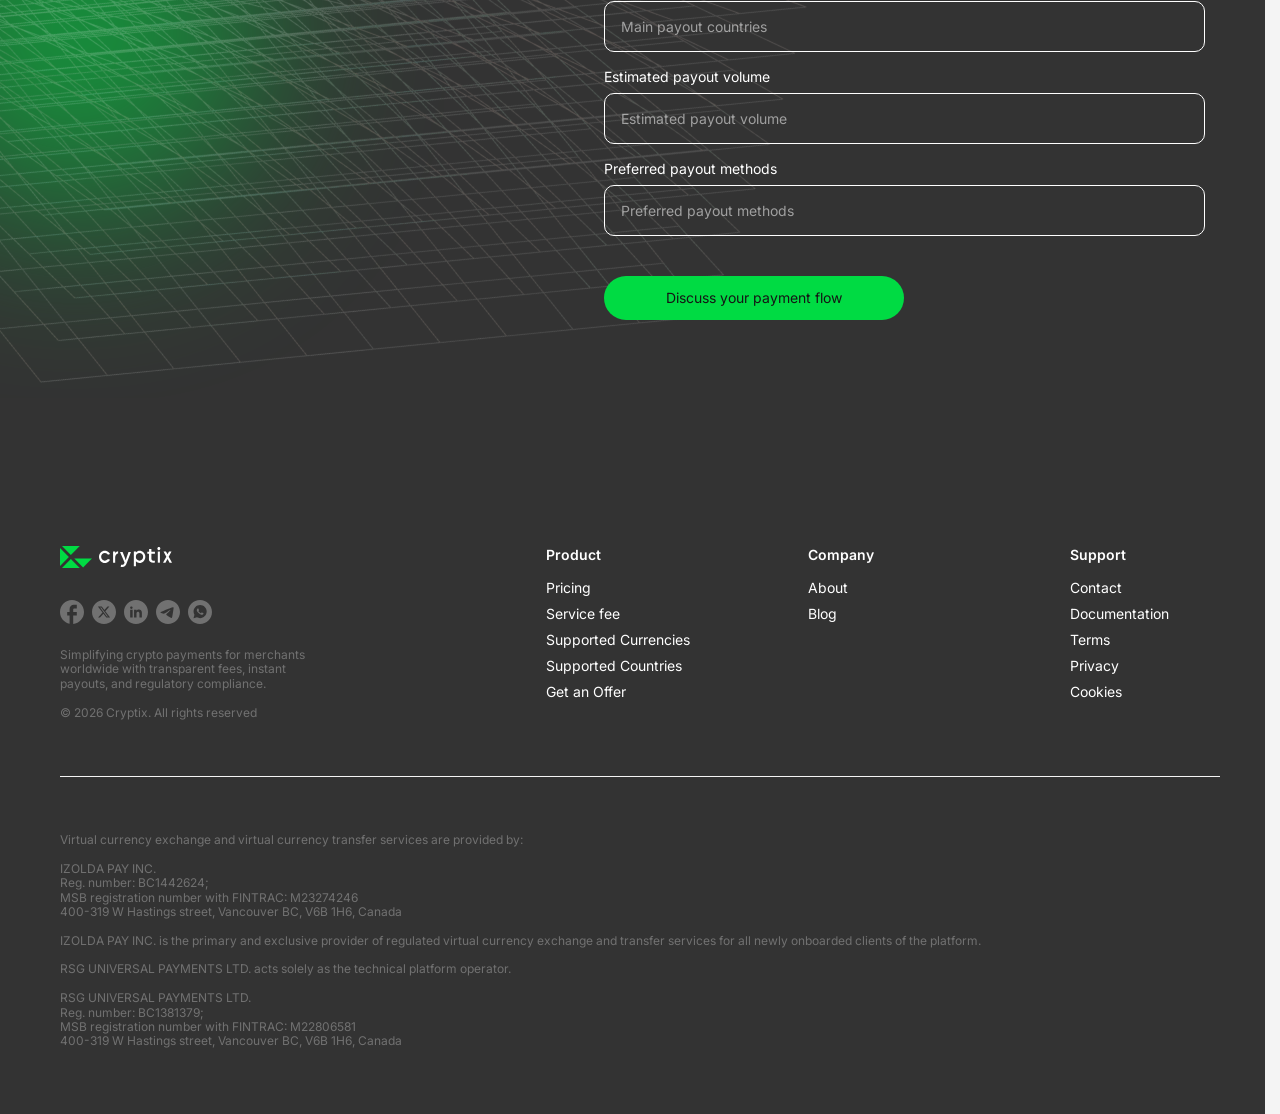
<file: full-stack-crypto-payments/index.html>
<!DOCTYPE html><html lang="en" dir="ltr" class="home-page stack-page"><head><meta charset="UTF-8"><meta name="viewport" content="width=device-width, initial-scale=1"><meta name="description" content="Accept, convert, and pay out in one connected Cryptix payment flow."><meta name="theme-color" content="#f5f5f5"><link rel="icon" type="image/svg+xml" href="/favicon.svg"><link rel="preload" href="/fonts/bounded-regular.otf" as="font" type="font/otf" crossorigin><title>Full-stack crypto payments — Cryptix</title><link rel="stylesheet" href="/_astro/Asset.DpmCHRuc.css"><style>.design-list[data-astro-cid-cng2rqmh]{padding-left:21px;line-height:17px;list-style:outside}.design-list[data-astro-cid-cng2rqmh] li[data-astro-cid-cng2rqmh]+li[data-astro-cid-cng2rqmh]{margin-top:8px}
.contact-paragraph[data-astro-cid-vekgkm42]{display:block}.contact-paragraph[data-astro-cid-vekgkm42]+.contact-paragraph[data-astro-cid-vekgkm42]{margin-top:24px}
</style><link rel="stylesheet" href="/_astro/full-stack-crypto-payments.DYUpnyIq.css"></head><body><a href="#main" class="sr-only focus:not-sr-only focus:fixed focus:left-4 focus:top-4 focus:z-50 focus:rounded-full focus:bg-brand focus:px-6 focus:py-3">Skip to content</a><header class="home-header home-container"><a class="home-logo" href="/" aria-label="Cryptix home"><span class="home-logo-full"><img class src="/images/home/desktop-imgGroup1.svg" alt loading="eager" decoding="async"><img class src="/images/home/desktop-imgGroup2.svg" alt loading="eager" decoding="async"></span><img class="home-logo-mobile" src="/images/home/mobile-imgLogo.svg" alt=""></a><nav class="home-desktop-nav" aria-label="Main navigation"><details data-home-dropdown><summary>Products <img class src="/images/home/desktop-imgIcons5.svg" alt loading="eager" decoding="async"></summary><div class="home-dropdown"><a href="/crypto-payment-gateway/">Crypto payment gateway</a><a href="/full-stack-crypto-payments/">Full-stack crypto payments</a><a href="/mass-payouts-off-ramp/">Mass payouts &amp; Off-ramp</a></div></details><a href="/#business-models">Partners</a><a href="/full-stack-crypto-payments/#integrations">Developers <img class src="/images/home/desktop-imgIcons5.svg" alt loading="eager" decoding="async"></a><a href="/pricing/">Pricing</a><a href="#contact">Book a Demo</a></nav><div class="home-header-actions"><a class="home-sign-in" href="https://app.cryptix.io/">Sign in</a><a class="home-sales" href="#contact">Contact Sales</a></div><button id="home-menu-toggle" class="home-menu-toggle" aria-expanded="false" aria-controls="home-mobile-menu" aria-label="Open navigation" data-i18n-open="Open navigation" data-i18n-close="Close navigation"><img src="/images/home/mobile-imgIconsIconBurger.svg" alt=""></button><nav id="home-mobile-menu" hidden aria-label="Mobile navigation"><a href="/">Home</a><a href="/crypto-payment-gateway/">Crypto payment gateway</a><a href="/full-stack-crypto-payments/">Full-stack crypto payments</a><a href="/mass-payouts-off-ramp/">Mass payouts &amp; Off-ramp</a><a href="/pricing/">Pricing</a><a href="/trust-compliance/">Trust &amp; compliance</a><a href="#contact">Contact Sales</a></nav></header><script type="module">var e=document.querySelector(`#home-menu-toggle`),t=document.querySelector(`#home-mobile-menu`),n=()=>{t&&e&&(t.hidden=!0,e.setAttribute(`aria-expanded`,`false`),e.setAttribute(`aria-label`,e.dataset.i18nOpen??`Open navigation`))};e?.addEventListener(`click`,()=>{t&&(t.hidden=!t.hidden,e.setAttribute(`aria-expanded`,String(!t.hidden)),e.setAttribute(`aria-label`,t.hidden?e.dataset.i18nOpen??`Open navigation`:e.dataset.i18nClose??`Close navigation`))}),t?.querySelectorAll(`a`).forEach(e=>e.addEventListener(`click`,n)),document.addEventListener(`keydown`,e=>{e.key===`Escape`&&(n(),document.querySelectorAll(`[data-home-dropdown]`).forEach(e=>e.open=!1))}),document.addEventListener(`click`,e=>document.querySelectorAll(`[data-home-dropdown]`).forEach(t=>{t.contains(e.target)||(t.open=!1)}));</script><main id="main" class="overflow-hidden"><div class="stack-main home-container"><section class="stack-hero"><picture class="stack-hero-art"><source media="(max-width: 1023px)" srcset="/images/stack/desktop-imgTr1.png"><img src="/images/stack/desktop-imgTr1.png" alt decoding="async"></picture><div class="stack-hero-copy"><h1>Accept. Convert. <span class="home-green">Pay out</span></h1><p class="home-lead">Bring crypto payments, transaction screening, OTC, mass payouts, and fiat payouts into one connected payment flow — managed in a single Cryptix platform.</p><a href="#contact" class="btn home-btn">Discuss your setup</a></div><img class="stack-hero-rule" src="/images/home/desktop-imgGroup32.svg" alt decoding="async"></section><div class="stack-chips" aria-label="Platform capabilities"><div><picture><source media="(max-width: 1023px)" srcset="/images/home/desktop-imgEllipse60.svg"><img src="/images/stack/desktop-imgEllipse60.svg" alt decoding="async"></picture>Cryptix Dashboard</div><div><picture><source media="(max-width: 1023px)" srcset="/images/home/desktop-imgEllipse60.svg"><img src="/images/stack/desktop-imgEllipse60.svg" alt decoding="async"></picture>Transaction risk controls</div></div><section class="stack-payout-options"><h2>Payout options</h2><ul><li><picture><source media="(max-width: 1023px)" srcset="/images/stack/desktop-imgEllipse61.svg"><img src="/images/stack/desktop-imgEllipse61.svg" alt decoding="async"></picture>Crypto wallets</li><li><picture><source media="(max-width: 1023px)" srcset="/images/stack/desktop-imgEllipse61.svg"><img src="/images/stack/desktop-imgEllipse61.svg" alt decoding="async"></picture>Alternative payment methods</li><li><picture><source media="(max-width: 1023px)" srcset="/images/stack/desktop-imgEllipse61.svg"><img src="/images/stack/desktop-imgEllipse61.svg" alt decoding="async"></picture>Bank cards</li><li><picture><source media="(max-width: 1023px)" srcset="/images/stack/desktop-imgEllipse61.svg"><img src="/images/stack/desktop-imgEllipse61.svg" alt decoding="async"></picture>Company bank accounts</li></ul></section><section class="stack-overview"><h3 class="home-green">Accepting a payment is only the start</h3><h2>One platform. Every step<br class="desktop-only"> of your payment flow</h2><p class="home-lead">Cryptix brings payment processing, transaction screening, conversion, OTC, and payouts together in one system.</p><div class="stack-overview-cards"><article class="home-card home-card-mint" data-astro-cid-6vhmq7jq><div class="home-card-copy" data-astro-cid-6vhmq7jq><h3 data-astro-cid-6vhmq7jq>Track the Full Transaction History</h3><p data-astro-cid-6vhmq7jq>Follow every step from payment creation to payout.</p></div></article><article class="home-card home-card-mint" data-astro-cid-6vhmq7jq><div class="home-card-copy" data-astro-cid-6vhmq7jq><h3 data-astro-cid-6vhmq7jq>Manage everything in one place</h3><p data-astro-cid-6vhmq7jq>Manage incoming payments, conversions, payouts, refunds, and withdrawals from one dashboard.</p></div></article><article class="home-card home-card-mint" data-astro-cid-6vhmq7jq><div class="home-card-copy" data-astro-cid-6vhmq7jq><h3 data-astro-cid-6vhmq7jq>Choose what you need</h3><p data-astro-cid-6vhmq7jq>Use the full payment cycle or only the products your business needs.</p></div></article><article class="home-card home-card-mint" data-astro-cid-6vhmq7jq><div class="home-card-copy" data-astro-cid-6vhmq7jq><h3 data-astro-cid-6vhmq7jq>Reduce manual work</h3><p data-astro-cid-6vhmq7jq>Automatization across payments, treasury, compliance, and payouts.</p></div></article></div><div class="stack-outline stack-outline-start" aria-hidden="true"></div><div class="stack-outline stack-outline-end" aria-hidden="true"></div></section><div class="stack-rail"><picture><source media="(max-width: 1023px)" srcset="/images/home/mobile-imgGroup95.svg"><img src="/images/stack/desktop-imgGroup33.svg" alt decoding="async"></picture></div><section class="stack-stages"><h2>From payment to payout</h2><div class="stack-stage-grid"><article><h3><picture><source media="(max-width: 1023px)" srcset="/images/stack/desktop-imgEllipse60.svg"><img src="/images/stack/desktop-imgEllipse60.svg" alt decoding="async"></picture>Accept</h3><p class="stack-stage-description">Add crypto payments with the integration that fits your product.</p><div class="stack-stage-options"><p>Integration options:</p><ul class="design-list" data-astro-cid-cng2rqmh><li data-astro-cid-cng2rqmh>API and H2H</li><li data-astro-cid-cng2rqmh>Hosted checkout page</li><li data-astro-cid-cng2rqmh>Redirect</li><li data-astro-cid-cng2rqmh>iFrame</li><li data-astro-cid-cng2rqmh>Payment button</li><li data-astro-cid-cng2rqmh>Payment link</li><li data-astro-cid-cng2rqmh>Static and dynamic wallet addresses</li></ul></div><p class="stack-stage-notes">Create payment requests with fixed or customer-entered amounts.

Lock the exchange rate for 15 minutes and receive real-time payment status updates.

Screen incoming transactions with AML and KYT checks before funds move on.</p><a href="/crypto-payment-gateway/" class="btn home-btn">Explore crypto payment processing</a></article><article><h3><picture><source media="(max-width: 1023px)" srcset="/images/stack/desktop-imgEllipse60.svg"><img src="/images/stack/desktop-imgEllipse60.svg" alt decoding="async"></picture>Convert</h3><p class="stack-stage-description">Convert incoming funds into the currency your business needs.</p><div class="stack-stage-options"><p>With Cryptix, you can:</p><ul class="design-list" data-astro-cid-cng2rqmh><li data-astro-cid-cng2rqmh>Keep funds in the original cryptocurrency</li><li data-astro-cid-cng2rqmh>Convert incoming payments automatically</li><li data-astro-cid-cng2rqmh>Convert funds in the Dashboard</li><li data-astro-cid-cng2rqmh>Run crypto-to-crypto conversions</li><li data-astro-cid-cng2rqmh>Convert crypto to fiat where available</li><li data-astro-cid-cng2rqmh>Execute large-volume OTC trades</li></ul></div><p class="stack-stage-notes">Automatic conversion simplifies balance management and reduces exposure to crypto price volatility.

For large volumes, negotiated terms and dedicated OTC trade support are available.</p><a href="#routes" class="btn home-btn">Explore OTC</a></article><article><h3><picture><source media="(max-width: 1023px)" srcset="/images/stack/desktop-imgEllipse60.svg"><img src="/images/stack/desktop-imgEllipse60.svg" alt decoding="async"></picture>Pay out</h3><p class="stack-stage-description">Send funds to users, partners, or your company bank account.</p><div class="stack-stage-options"><p>Payout options:</p><ul class="design-list" data-astro-cid-cng2rqmh><li data-astro-cid-cng2rqmh>One-off crypto payouts</li><li data-astro-cid-cng2rqmh>Mass crypto payouts</li><li data-astro-cid-cng2rqmh>Payouts to bank cards</li><li data-astro-cid-cng2rqmh>Payouts through alternative payment methods</li><li data-astro-cid-cng2rqmh>Fiat withdrawals to a company bank account</li></ul></div><p class="stack-stage-notes">Create payouts through the API or Dashboard and track the status of every transaction.</p><a href="/mass-payouts-off-ramp/" class="btn home-btn">Explore mass payouts</a></article></div></section><div class="stack-rail stack-rail-reverse"><picture><source media="(max-width: 1023px)" srcset="/images/home/mobile-imgGroup95.svg"><img src="/images/stack/desktop-imgGroup33.svg" alt decoding="async"></picture></div><section id="routes" class="stack-routes"><img class="stack-route-art" src="/images/stack/desktop-imgWay2.png" alt decoding="async"><h2><span class="home-coral">Build your own</span><br> payment route</h2><div class="stack-route-list"><article><picture class="stack-route-icon"><source media="(max-width: 1023px)" srcset="/images/stack/mobile-imgIcons5.svg"><img src="/images/stack/desktop-imgIcons6.svg" alt decoding="async"></picture><div class="stack-route-copy"><h3>Crypto in. <span class="home-coral">Crypto out</span></h3><p>Accept crypto payments, screen incoming transactions, convert funds when needed, and pay out to crypto wallets.</p></div><div class="stack-route-best"><h3>Best for:</h3><ul class="design-list" data-astro-cid-cng2rqmh><li data-astro-cid-cng2rqmh>User deposits and withdrawals</li><li data-astro-cid-cng2rqmh>Partner payouts</li><li data-astro-cid-cng2rqmh>Affiliate programs</li><li data-astro-cid-cng2rqmh>Mass payouts</li><li data-astro-cid-cng2rqmh>Crypto-native business models</li></ul></div></article><article><picture class="stack-route-icon"><source media="(max-width: 1023px)" srcset="/images/stack/mobile-imgIcons6.svg"><img src="/images/stack/desktop-imgIcons7.svg" alt decoding="async"></picture><div class="stack-route-copy"><h3>Crypto in. <span class="home-coral">Fiat to your bank account</span></h3><p>Accept crypto, convert it automatically or on demand, and withdraw fiat to a company bank account.</p></div><div class="stack-route-best"><h3>Best for:</h3><ul class="design-list" data-astro-cid-cng2rqmh><li data-astro-cid-cng2rqmh>Businesses that want to accept crypto while keeping revenue and reporting in fiat</li></ul></div></article><article><picture class="stack-route-icon"><source media="(max-width: 1023px)" srcset="/images/stack/mobile-imgIcons7.svg"><img src="/images/stack/desktop-imgIcons8.svg" alt decoding="async"></picture><div class="stack-route-copy"><h3>Fund in crypto. <span class="home-coral">Pay out in fiat</span></h3><p>Fund your balance in crypto, convert the required amount, and send fiat payouts through available cards and alternative payment methods.</p></div><div class="stack-route-best"><h3>Best for:</h3><ul class="design-list" data-astro-cid-cng2rqmh><li data-astro-cid-cng2rqmh>User withdrawals</li><li data-astro-cid-cng2rqmh>Partner payouts</li><li data-astro-cid-cng2rqmh>Affiliate programs</li><li data-astro-cid-cng2rqmh>Contractor payouts</li><li data-astro-cid-cng2rqmh>Mass payouts</li></ul></div></article><article><picture class="stack-route-icon"><source media="(max-width: 1023px)" srcset="/images/stack/mobile-imgIcons8.svg"><img src="/images/stack/desktop-imgIcons9.svg" alt decoding="async"></picture><div class="stack-route-copy"><h3>Large volume. <span class="home-coral">OTC trades</span></h3><p>Execute a negotiated OTC trade, then use the funds for payouts or withdrawals.</p></div><div class="stack-route-best"><h3>Best for:</h3><ul class="design-list" data-astro-cid-cng2rqmh><li data-astro-cid-cng2rqmh>Best for transactions where the volume, currency pair, or execution terms require a negotiated trade.</li></ul></div></article><article><picture class="stack-route-icon"><source media="(max-width: 1023px)" srcset="/images/stack/mobile-imgIcons9.svg"><img src="/images/stack/desktop-imgIcons10.svg" alt decoding="async"></picture><div class="stack-route-copy"><h3>Fiat in. <span class="home-coral">Crypto to a wallet</span></h3><p>Let users buy crypto through available partner on-ramp infrastructure.</p></div><div class="stack-route-best"><ul class="design-list" data-astro-cid-cng2rqmh><li data-astro-cid-cng2rqmh>Users pay in fiat and receive crypto in the wallet they provide.</li><li data-astro-cid-cng2rqmh>Availability depends on partner coverage, jurisdiction, and merchant configuration.</li></ul></div></article></div></section><section id="dashboard" class="stack-dashboard"><div class="stack-dashboard-grid"><div class="stack-dashboard-intro"><h2>See the full flow. <span class="home-green">Manage every step</span></h2><p class="home-lead">The Cryptix Dashboard gives operations, finance, and compliance teams one place to monitor and manage fund movement.</p></div><article class="stack-dashboard-card stack-dashboard-card-0"><div class="stack-dashboard-icon"><picture><source media="(max-width: 1023px)" srcset="/images/stack/desktop-imgIcons11.svg"><img src="/images/stack/desktop-imgIcons11.svg" alt decoding="async"></picture></div><h3>Balances</h3><ul class="design-list" data-astro-cid-cng2rqmh><li data-astro-cid-cng2rqmh>Crypto and fiat balances</li><li data-astro-cid-cng2rqmh>Available and pending funds</li><li data-astro-cid-cng2rqmh>Balance top-ups</li><li data-astro-cid-cng2rqmh>Withdrawals</li><li data-astro-cid-cng2rqmh>Balance history</li></ul></article><article class="stack-dashboard-card stack-dashboard-card-1"><div class="stack-dashboard-icon"><picture><source media="(max-width: 1023px)" srcset="/images/stack/desktop-imgIcons12.svg"><img src="/images/stack/desktop-imgIcons12.svg" alt decoding="async"></picture></div><h3>Operations</h3><ul class="design-list" data-astro-cid-cng2rqmh><li data-astro-cid-cng2rqmh>Incoming payments</li><li data-astro-cid-cng2rqmh>One-off payouts</li><li data-astro-cid-cng2rqmh>Mass payouts</li><li data-astro-cid-cng2rqmh>Conversions</li><li data-astro-cid-cng2rqmh>Top-ups</li><li data-astro-cid-cng2rqmh>Deposits</li><li data-astro-cid-cng2rqmh>Refunds</li><li data-astro-cid-cng2rqmh>Transaction details</li><li data-astro-cid-cng2rqmh>Statuses and errors</li></ul></article><article class="stack-dashboard-card stack-dashboard-card-2"><div class="stack-dashboard-icon"><div class="stack-composite-icon"><picture><source media="(max-width: 1023px)" srcset="/images/stack/mobile-imgGroup146.svg"><img src="/images/stack/desktop-imgGroup146.svg" alt decoding="async"></picture></div></div><h3>Conversion</h3><ul class="design-list" data-astro-cid-cng2rqmh><li data-astro-cid-cng2rqmh>Manual conversion</li><li data-astro-cid-cng2rqmh>Automatic conversion settings</li><li data-astro-cid-cng2rqmh>Settlement currency</li><li data-astro-cid-cng2rqmh>Conversion history</li></ul></article><article class="stack-dashboard-card stack-dashboard-card-3"><div class="stack-dashboard-icon"><div class="stack-composite-icon stack-report-icon"><picture><source media="(max-width: 1023px)" srcset="/images/stack/desktop-imgEllipse77.svg"><img src="/images/stack/desktop-imgEllipse77.svg" alt decoding="async"></picture><i></i><b></b></div></div><h3>Reporting</h3><ul class="design-list" data-astro-cid-cng2rqmh><li data-astro-cid-cng2rqmh>Reports by period</li><li data-astro-cid-cng2rqmh>Reports by project</li><li data-astro-cid-cng2rqmh>Filters by currency, transaction type, and status</li><li data-astro-cid-cng2rqmh>CSV exports</li><li data-astro-cid-cng2rqmh>Transaction reconciliation</li></ul></article><article class="stack-dashboard-card stack-dashboard-card-4"><div class="stack-dashboard-icon"><picture><source media="(max-width: 1023px)" srcset="/images/stack/desktop-imgIcons13.svg"><img src="/images/stack/desktop-imgIcons13.svg" alt decoding="async"></picture></div><h3>Access and security</h3><ul class="design-list" data-astro-cid-cng2rqmh><li data-astro-cid-cng2rqmh>API keys</li><li data-astro-cid-cng2rqmh>Callback URLs</li><li data-astro-cid-cng2rqmh>IP allowlist</li><li data-astro-cid-cng2rqmh>Withdrawal address allowlist</li><li data-astro-cid-cng2rqmh>Two-factor authentication</li><li data-astro-cid-cng2rqmh>Team roles and permissions</li></ul></article></div><div class="stack-dashboard-cta"><a href="/trust-compliance/" class="btn home-btn">Explore Trust and compliance</a><img src="/images/stack/desktop-imgGroup96.svg" alt decoding="async"></div></section><section id="integrations" class="stack-integrations"><h2>Choose <span class="home-coral">how you integrate</span></h2><p class="home-lead">Risk management and security are built into the full payment flow — from merchant onboarding to transaction screening and payouts.</p><img class="stack-integration-ribbon" src="/images/stack/desktop-imgGroup139.svg" alt decoding="async"><div class="stack-integration-cards"><article class="home-card home-card-peach" data-astro-cid-6vhmq7jq><div class="home-card-copy" data-astro-cid-6vhmq7jq><h3 data-astro-cid-6vhmq7jq>API and H2H</h3><p data-astro-cid-6vhmq7jq>Integrate payments, conversions, payouts, and status updates directly into your infrastructure.</p><p data-astro-cid-6vhmq7jq>Best for businesses that need full control over the customer experience and transaction logic.</p></div></article><article class="home-card home-card-peach" data-astro-cid-6vhmq7jq><div class="home-card-copy" data-astro-cid-6vhmq7jq><h3 data-astro-cid-6vhmq7jq>Redirect</h3><p data-astro-cid-6vhmq7jq>Send customers to a Cryptix-hosted checkout page, then return them to your product after payment.</p></div></article><article class="home-card home-card-peach" data-astro-cid-6vhmq7jq><div class="home-card-copy" data-astro-cid-6vhmq7jq><h3 data-astro-cid-6vhmq7jq>iFrame and payment button</h3><p data-astro-cid-6vhmq7jq>Embed crypto payments into your website without building a separate payment interface.</p></div></article><article class="home-card home-card-peach" data-astro-cid-6vhmq7jq><div class="home-card-copy" data-astro-cid-6vhmq7jq><h3 data-astro-cid-6vhmq7jq>Payment links</h3><p data-astro-cid-6vhmq7jq>Create a payment link in the Dashboard and share it by email, messenger, or any other channel.</p></div></article><article class="home-card home-card-peach" data-astro-cid-6vhmq7jq><div class="home-card-copy" data-astro-cid-6vhmq7jq><h3 data-astro-cid-6vhmq7jq>Cryptix Dashboard</h3><p data-astro-cid-6vhmq7jq>Manage payments, balances, conversions, payouts, refunds, and reporting without building a custom interface.</p></div></article><article class="home-card home-card-peach" data-astro-cid-6vhmq7jq><div class="home-card-copy" data-astro-cid-6vhmq7jq><h3 data-astro-cid-6vhmq7jq>Sandbox</h3><p data-astro-cid-6vhmq7jq>Test your integration, payment logic, and customer journey before going live.</p></div></article></div><div class="stack-integration-cta"><a href="#contact" class="btn home-btn">Discuss your setup</a><img src="/images/stack/desktop-imgGroup94.svg" alt decoding="async"></div></section><div class="stack-mobile-ribbon"><picture><source media="(max-width: 1023px)" srcset="/images/home/mobile-imgGroup109.svg"><img src="/images/stack/desktop-imgGroup139.svg" alt decoding="async"></picture></div><section class="stack-risk"><img class="stack-risk-art" src="/images/home/desktop-img31.png" alt decoding="async"><div class="stack-risk-intro"><h2><span class="home-green">Risk controls</span><br class="desktop-only"> at every stage</h2><p class="home-lead">Risk management and security are built into the full payment flow — from merchant onboarding to transaction screening and payouts.</p></div><div class="stack-risk-list"><article><h3>Company verification</h3><p>As part of onboarding, every merchant completes KYB. Available products, limits, and fiat capabilities depend on the verification level.</p></article><article><h3>Transaction screening</h3><p>Incoming crypto transactions undergo AML and KYT screening before funds move on.</p></article><article><h3>Payout controls</h3><p>Withdrawal address allowlists and two-factor authentication help protect withdrawals, refunds, and payouts.</p></article><article><h3>API controls</h3><p>Control API access, allowed methods, callback URLs, and IP addresses.</p></article><article><h3>Operations monitoring</h3><p>Track payment and payout statuses through the API and Dashboard. Use reporting tools to reconcile transactions across projects, currencies, and reporting periods.</p></article><a href="/trust-compliance/" class="btn home-btn">Explore trust and compliance</a></div></section><section class="stack-configuration"><div class="stack-rings"><picture><source media="(max-width: 1023px)" srcset="/images/home/mobile-img71.png"><img src="/images/home/desktop-img71.png" alt decoding="async"></picture></div><div class="stack-configuration-copy"><h3 class="home-coral">Every business moves money differently</h3><h2>Your flow. Your setup</h2><p class="home-lead">Cryptix combines the products and available payment routes that fit your transaction volumes, currencies, markets, and operating model.</p></div><div class="stack-configuration-options"><h3>What you can configure</h3><div><picture><source media="(max-width: 1023px)" srcset="/images/home/desktop-imgEllipse60.svg"><img src="/images/home/desktop-imgEllipse60.svg" alt decoding="async"></picture>Payment acceptance methods</div><div><picture><source media="(max-width: 1023px)" srcset="/images/home/desktop-imgEllipse60.svg"><img src="/images/home/desktop-imgEllipse60.svg" alt decoding="async"></picture>Cryptocurrencies and blockchain networks</div><div><picture><source media="(max-width: 1023px)" srcset="/images/home/desktop-imgEllipse60.svg"><img src="/images/home/desktop-imgEllipse60.svg" alt decoding="async"></picture>Settlement currencies</div><div><picture><source media="(max-width: 1023px)" srcset="/images/home/desktop-imgEllipse60.svg"><img src="/images/home/desktop-imgEllipse60.svg" alt decoding="async"></picture>Automatic conversion rules</div><div><picture><source media="(max-width: 1023px)" srcset="/images/home/desktop-imgEllipse60.svg"><img src="/images/home/desktop-imgEllipse60.svg" alt decoding="async"></picture>OTC requirements</div><div><picture><source media="(max-width: 1023px)" srcset="/images/home/desktop-imgEllipse60.svg"><img src="/images/home/desktop-imgEllipse60.svg" alt decoding="async"></picture>Payout types and volumes</div><div><picture><source media="(max-width: 1023px)" srcset="/images/home/desktop-imgEllipse60.svg"><img src="/images/home/desktop-imgEllipse60.svg" alt decoding="async"></picture>Recipient countries</div><div><picture><source media="(max-width: 1023px)" srcset="/images/home/desktop-imgEllipse60.svg"><img src="/images/home/desktop-imgEllipse60.svg" alt decoding="async"></picture>Cards and alternative payment methods</div><div><picture><source media="(max-width: 1023px)" srcset="/images/home/desktop-imgEllipse60.svg"><img src="/images/home/desktop-imgEllipse60.svg" alt decoding="async"></picture>Bank account withdrawals</div><div><picture><source media="(max-width: 1023px)" srcset="/images/home/desktop-imgEllipse60.svg"><img src="/images/home/desktop-imgEllipse60.svg" alt decoding="async"></picture>Integration method</div><div><picture><source media="(max-width: 1023px)" srcset="/images/home/desktop-imgEllipse60.svg"><img src="/images/home/desktop-imgEllipse60.svg" alt decoding="async"></picture>Checkout</div><div><picture><source media="(max-width: 1023px)" srcset="/images/home/desktop-imgEllipse60.svg"><img src="/images/home/desktop-imgEllipse60.svg" alt decoding="async"></picture>White label</div><div><picture><source media="(max-width: 1023px)" srcset="/images/home/desktop-imgEllipse60.svg"><img src="/images/home/desktop-imgEllipse60.svg" alt decoding="async"></picture>Reporting</div><div><picture><source media="(max-width: 1023px)" srcset="/images/home/desktop-imgEllipse60.svg"><img src="/images/home/desktop-imgEllipse60.svg" alt decoding="async"></picture>Team roles and permissions</div></div><div class="stack-configuration-note"><img src="/images/stack/desktop-imgGroup97.svg" alt decoding="async"><p class="home-lead">The final setup depends on available product capabilities, partner coverage, and regulatory requirements.</p></div></section><section class="home-steps stack-onboarding"><img class="home-step-glow-peach" src="/images/home/desktop-imgEllipse42.svg" alt decoding="async"><img class="home-step-glow-green" src="/images/home/desktop-imgEllipse61.svg" alt decoding="async"><div class="home-step-intro"><h2>How onboarding works</h2></div><ol class="home-step-grid"><li><div class="home-step-number">step<br>1</div><img class="home-step-node" src="/images/home/desktop-imgEllipse40.svg" alt decoding="async"><div class="home-step-copy"><h3>Map your payment flow</h3><p>Define how you need to accept, convert, and pay out funds</p></div></li><li><div class="home-step-number">step<br>2</div><img class="home-step-node" src="/images/home/desktop-imgEllipse40.svg" alt decoding="async"><div class="home-step-copy"><h3>Configure your setup</h3><p>Choose the products, currencies, networks, and available payment routes</p></div></li><li><div class="home-step-number">step<br>3</div><img class="home-step-node" src="/images/home/desktop-imgEllipse40.svg" alt decoding="async"><div class="home-step-copy"><h3>Integrate and test</h3><p>Connect Cryptix and test the full flow in the sandbox</p></div></li><li><div class="home-step-number is-last">step<br>4</div><img class="home-step-node" src="/images/home/desktop-imgEllipse62.svg" alt decoding="async"><div class="home-step-copy"><h3>Go live</h3><p>Move your payment flow into production</p></div></li></ol><img class="home-step-rail" src="/images/stack/desktop-imgGroup136.svg" alt decoding="async"><a href="#contact" class="btn home-btn">Discuss your setup</a></section></div><section id="contact" class="relative overflow-hidden bg-dark py-section text-white home-contact" data-astro-cid-vekgkm42><div class="container-site relative grid gap-12 md:grid-cols-2 md:gap-16" data-astro-cid-vekgkm42><div class="relative" data-astro-cid-vekgkm42><h2 class="max-w-copy" data-astro-cid-vekgkm42>Ready to bring your <span class="home-green">entire payment flow together?</span></h2><p class="mt-7 max-w-copy text-lead text-white/80" data-astro-cid-vekgkm42><span class="contact-paragraph" data-astro-cid-vekgkm42>Tell us what you need to accept, convert, and pay out. We’ll review your use case and recommend an available setup and integration method.</span></p><div class="home-contact-art" aria-hidden="true" data-astro-cid-vekgkm42><img class="home-contact-glow" src="/images/home/desktop-imgEllipse63.svg" alt loading="eager" decoding="async"><img class="home-contact-mesh" src="/images/home/desktop-imgD1.png" alt loading="eager" decoding="async"></div></div><form class="relative z-10 space-y-4" data-contact-form data-i18n-status="Your details are ready. This is an interface preview: nothing has been sent. Contact submission will be available when the service is connected." data-astro-cid-vekgkm42><label class="block text-small text-white/70" for="contact-name" data-astro-cid-vekgkm42>Full name<span aria-hidden="true" data-astro-cid-vekgkm42>*</span><input class="field mt-2" id="contact-name" name="name" type="text" placeholder="Name" required autocomplete="name" data-astro-cid-vekgkm42></label><label class="block text-small text-white/70" for="contact-email" data-astro-cid-vekgkm42>Work email<span aria-hidden="true" data-astro-cid-vekgkm42>*</span><input class="field mt-2" id="contact-email" name="email" type="email" placeholder="Email" required autocomplete="email" data-astro-cid-vekgkm42></label><label class="block text-small text-white/70" for="contact-messenger" data-astro-cid-vekgkm42>WhatsApp/Telegram<span aria-hidden="true" data-astro-cid-vekgkm42>*</span><input class="field mt-2" id="contact-messenger" name="messenger" type="text" placeholder="WhatsApp/Telegram" required autocomplete="off" data-astro-cid-vekgkm42></label><label class="block text-small text-white/70" for="contact-website" data-astro-cid-vekgkm42>Company website<span aria-hidden="true" data-astro-cid-vekgkm42>*</span><input class="field mt-2" id="contact-website" name="website" type="url" placeholder="Website" required autocomplete="url" data-astro-cid-vekgkm42></label><div class="home-business-field" data-astro-cid-vekgkm42><span id="business-label" data-astro-cid-vekgkm42>Business type</span><details class="home-business-select" open data-astro-cid-vekgkm42><summary data-astro-cid-vekgkm42><span data-business-selected data-astro-cid-vekgkm42>Gaming (casino, sportsbook, poker, lottery)</span><img class src="/images/home/desktop-imgIconsIconDropdownWhiteUp.svg" alt loading="eager" decoding="async"></summary><fieldset aria-labelledby="business-label" data-astro-cid-vekgkm42><label data-astro-cid-vekgkm42><input type="radio" name="business" value="Casino" checked data-astro-cid-vekgkm42><span data-astro-cid-vekgkm42>Casino</span></label><label data-astro-cid-vekgkm42><input type="radio" name="business" value="Sportsbook" data-astro-cid-vekgkm42><span data-astro-cid-vekgkm42>Sportsbook</span></label><label data-astro-cid-vekgkm42><input type="radio" name="business" value="Poker" data-astro-cid-vekgkm42><span data-astro-cid-vekgkm42>Poker</span></label><label data-astro-cid-vekgkm42><input type="radio" name="business" value="Lottery" data-astro-cid-vekgkm42><span data-astro-cid-vekgkm42>Lottery</span></label></fieldset></details></div><label class="block text-small text-white/70" for="volume" data-astro-cid-vekgkm42>Monthly processing volume<select class="field mt-2" id="volume" name="volume" required data-astro-cid-vekgkm42><option value="" disabled selected data-astro-cid-vekgkm42>Up to $1M/month</option><option class="bg-dark" value="Under $100,000" data-astro-cid-vekgkm42>Under $100,000</option><option class="bg-dark" value="$100,000–$500,000" data-astro-cid-vekgkm42>$100,000–$500,000</option><option class="bg-dark" value="$500,000–$1,000,000" data-astro-cid-vekgkm42>$500,000–$1,000,000</option><option class="bg-dark" value="$1,000,000+" data-astro-cid-vekgkm42>$1,000,000+</option><option class="bg-dark" value="Not sure yet" data-astro-cid-vekgkm42>Not sure yet</option></select></label><label class="block text-small text-white/70" for="processing-volume" data-astro-cid-vekgkm42>Monthly processing volume<input class="field mt-2" id="processing-volume" name="processingVolume" placeholder="Monthly processing volume" data-astro-cid-vekgkm42></label><label class="block text-small text-white/70" for="countries" data-astro-cid-vekgkm42>Main payout countries<input class="field mt-2" id="countries" name="countries" placeholder="Main payout countries" data-astro-cid-vekgkm42></label><label class="block text-small text-white/70" for="payout-volume" data-astro-cid-vekgkm42>Estimated payout volume<input class="field mt-2" id="payout-volume" name="payoutVolume" placeholder="Estimated payout volume" data-astro-cid-vekgkm42></label><label class="block text-small text-white/70" for="methods" data-astro-cid-vekgkm42>Preferred payout methods<input class="field mt-2" id="methods" name="methods" placeholder="Preferred payout methods" data-astro-cid-vekgkm42></label><p class="text-xs text-white/50 sr-only" data-astro-cid-vekgkm42>Interface preview. This form does not send or store your data.</p><button class="btn mt-3 min-w-60 home-btn" type="submit" data-astro-cid-vekgkm42>Discuss your payment flow</button><p class="hidden rounded-xl border border-brand/50 bg-brand/10 p-4 text-small" role="status" data-form-status data-astro-cid-vekgkm42></p></form></div></section><script type="module">document.querySelectorAll(`.home-business-select input`).forEach(e=>e.addEventListener(`change`,()=>{let t=e.closest(`details`),n=t?.querySelector(`[data-business-selected]`);n&&(n.textContent=e.closest(`label`)?.textContent?.trim()??e.value),t&&(t.open=!1)})),document.querySelectorAll(`[data-contact-form]`).forEach(e=>e.addEventListener(`submit`,t=>{if(t.preventDefault(),!e.reportValidity())return;let n=e.querySelector(`[data-form-status]`);n&&(n.textContent=e.dataset.i18nStatus??``,n.classList.remove(`hidden`),n.scrollIntoView({behavior:window.matchMedia(`(prefers-reduced-motion: reduce)`).matches?`auto`:`smooth`,block:`nearest`}))}));</script></main><footer class="home-footer"><div class="home-container"><div class="home-footer-top"><div class="home-footer-brand"><a class="home-logo-full" href="/" aria-label="Cryptix home"><img class src="/images/home/desktop-imgGroup1.svg" alt loading="eager" decoding="async"><img class src="/images/home/desktop-imgGroup.svg" alt loading="eager" decoding="async"></a><div class="home-socials" aria-label="Social media"><img class src="/images/home/desktop-imgIcons.svg" alt loading="eager" decoding="async"><img class src="/images/home/desktop-imgIcons1.svg" alt loading="eager" decoding="async"><img class src="/images/home/desktop-imgIcons2.svg" alt loading="eager" decoding="async"><img class src="/images/home/desktop-imgIcons3.svg" alt loading="eager" decoding="async"><img class src="/images/home/desktop-imgIcons4.svg" alt loading="eager" decoding="async"></div><p>Simplifying crypto payments for merchants worldwide with transparent fees, instant payouts, and regulatory compliance.<br><br>© 2026 Cryptix. All rights reserved</p></div><div class="home-footer-links"><div><h3>Product</h3><ul><li><a href="/pricing/">Pricing</a></li><li><a href="/pricing/">Service fee</a></li><li><a href="/full-stack-crypto-payments/#routes">Supported Currencies</a></li><li><a href="/trust-compliance/#availability">Supported Countries</a></li><li><a href="#contact">Get an Offer</a></li></ul></div><div><h3>Company</h3><ul><li><a href="/#why-cryptix">About</a></li><li><a href="#contact">Blog</a></li></ul></div><div><h3>Support</h3><ul><li><a href="#contact">Contact</a></li><li><a href="/full-stack-crypto-payments/#integrations">Documentation</a></li><li><a href="/trust-compliance/">Terms</a></li><li><a href="/trust-compliance/">Privacy</a></li><li><a href="/trust-compliance/">Cookies</a></li></ul></div></div></div><img class="home-footer-rule" src="/images/home/desktop-imgLine.svg" alt loading="eager" decoding="async"><div class="home-legal"><p>Virtual currency exchange and virtual currency transfer services are provided by:</p><p>IZOLDA PAY INC.<br>Reg. number: BC1442624;<br>MSB registration number with FINTRAC: M23274246<br>400-319 W Hastings street, Vancouver BC, V6B 1H6, Canada</p><p>IZOLDA PAY INC. is the primary and exclusive provider of regulated virtual currency exchange and transfer services for all newly onboarded clients of the platform.</p><p>RSG UNIVERSAL PAYMENTS LTD. acts solely as the technical platform operator.</p><p>RSG UNIVERSAL PAYMENTS LTD.<br>Reg. number: BC1381379;<br>MSB registration number with FINTRAC: M22806581<br>400-319 W Hastings street, Vancouver BC, V6B 1H6, Canada</p></div></div></footer></body></html>
</file>
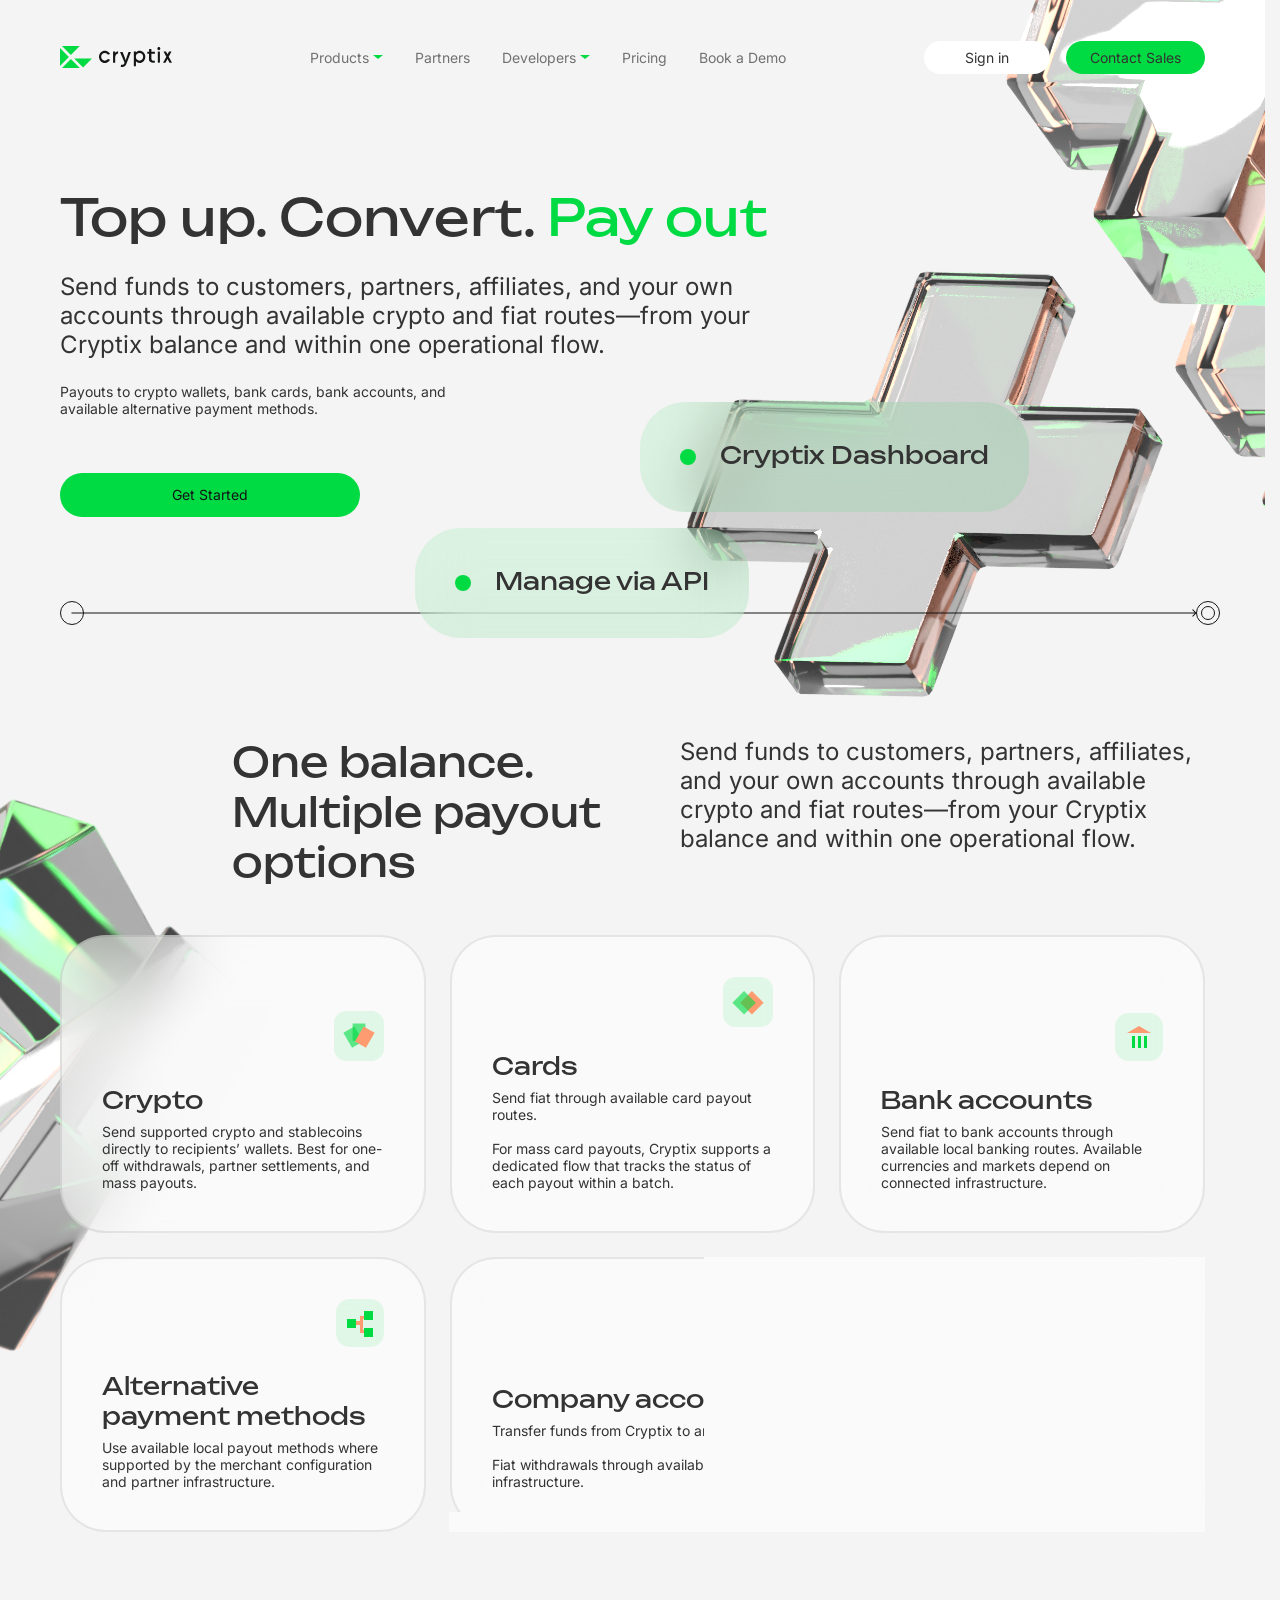
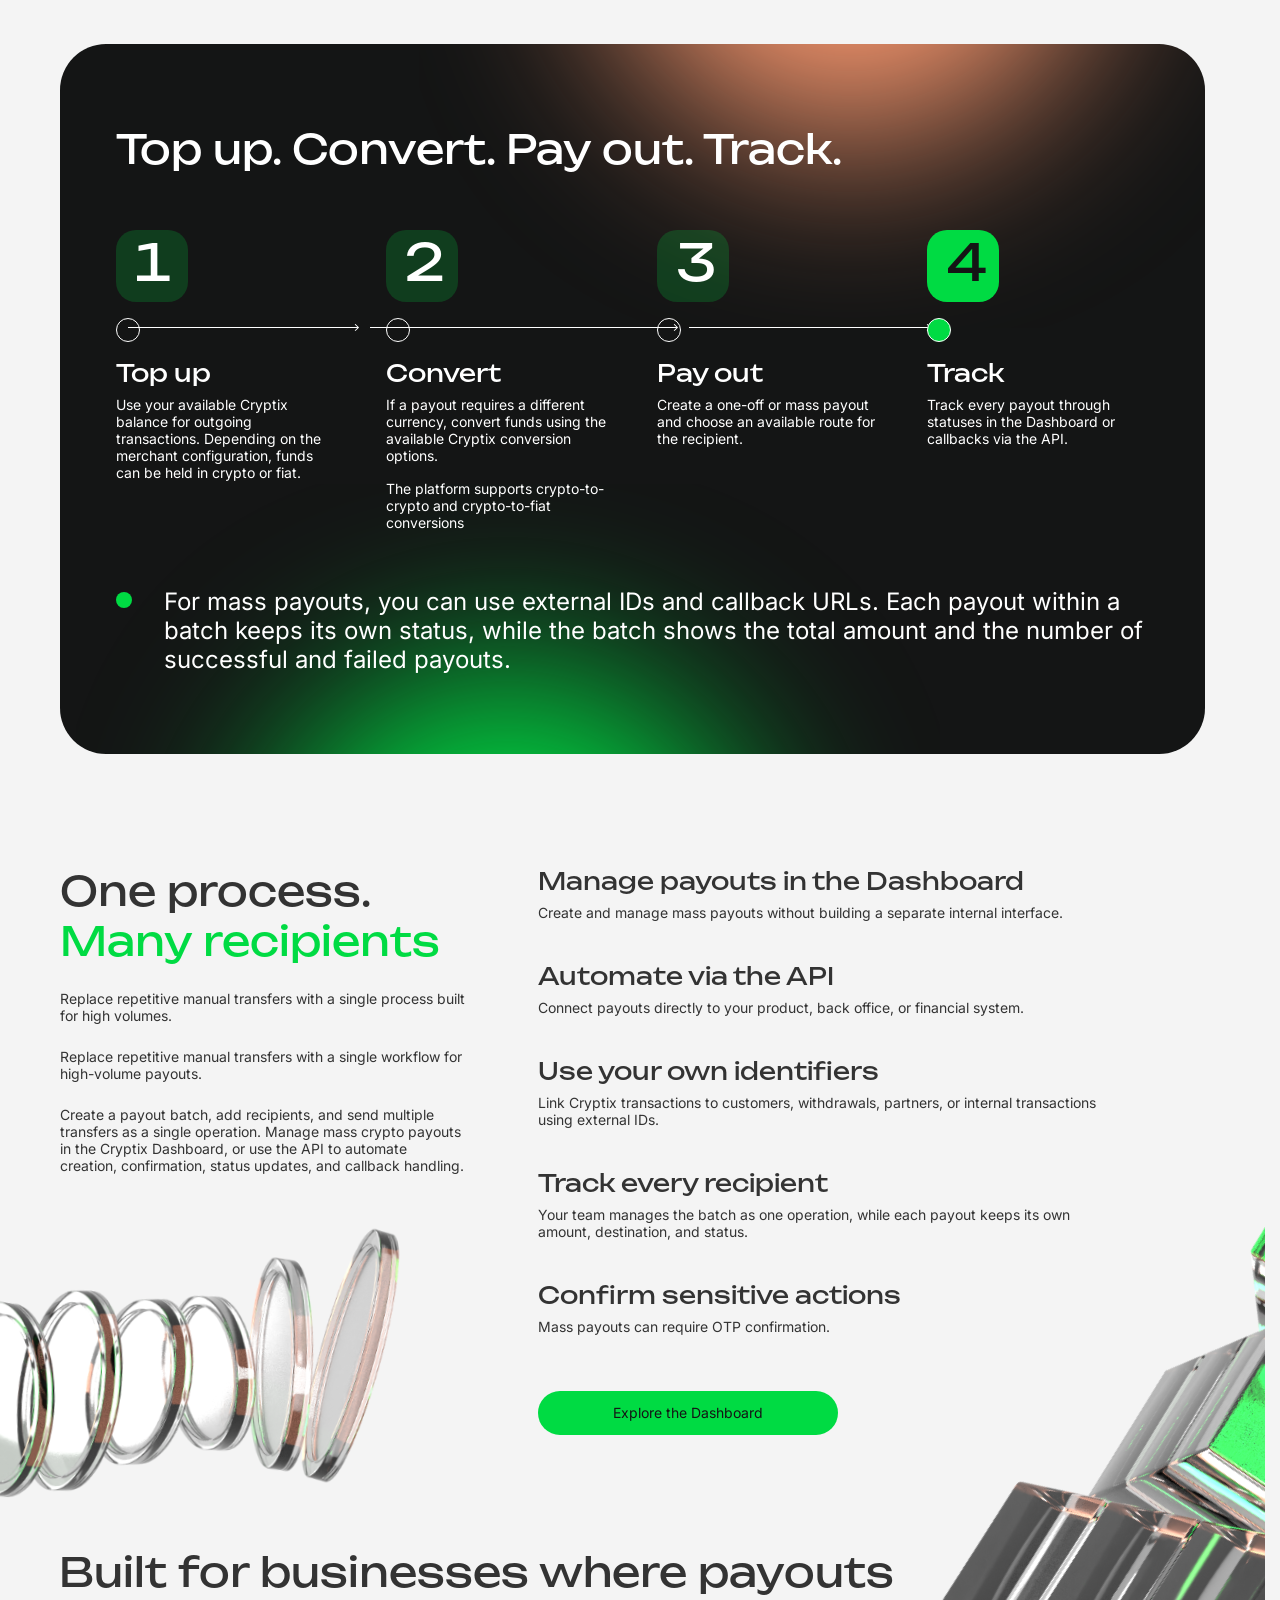
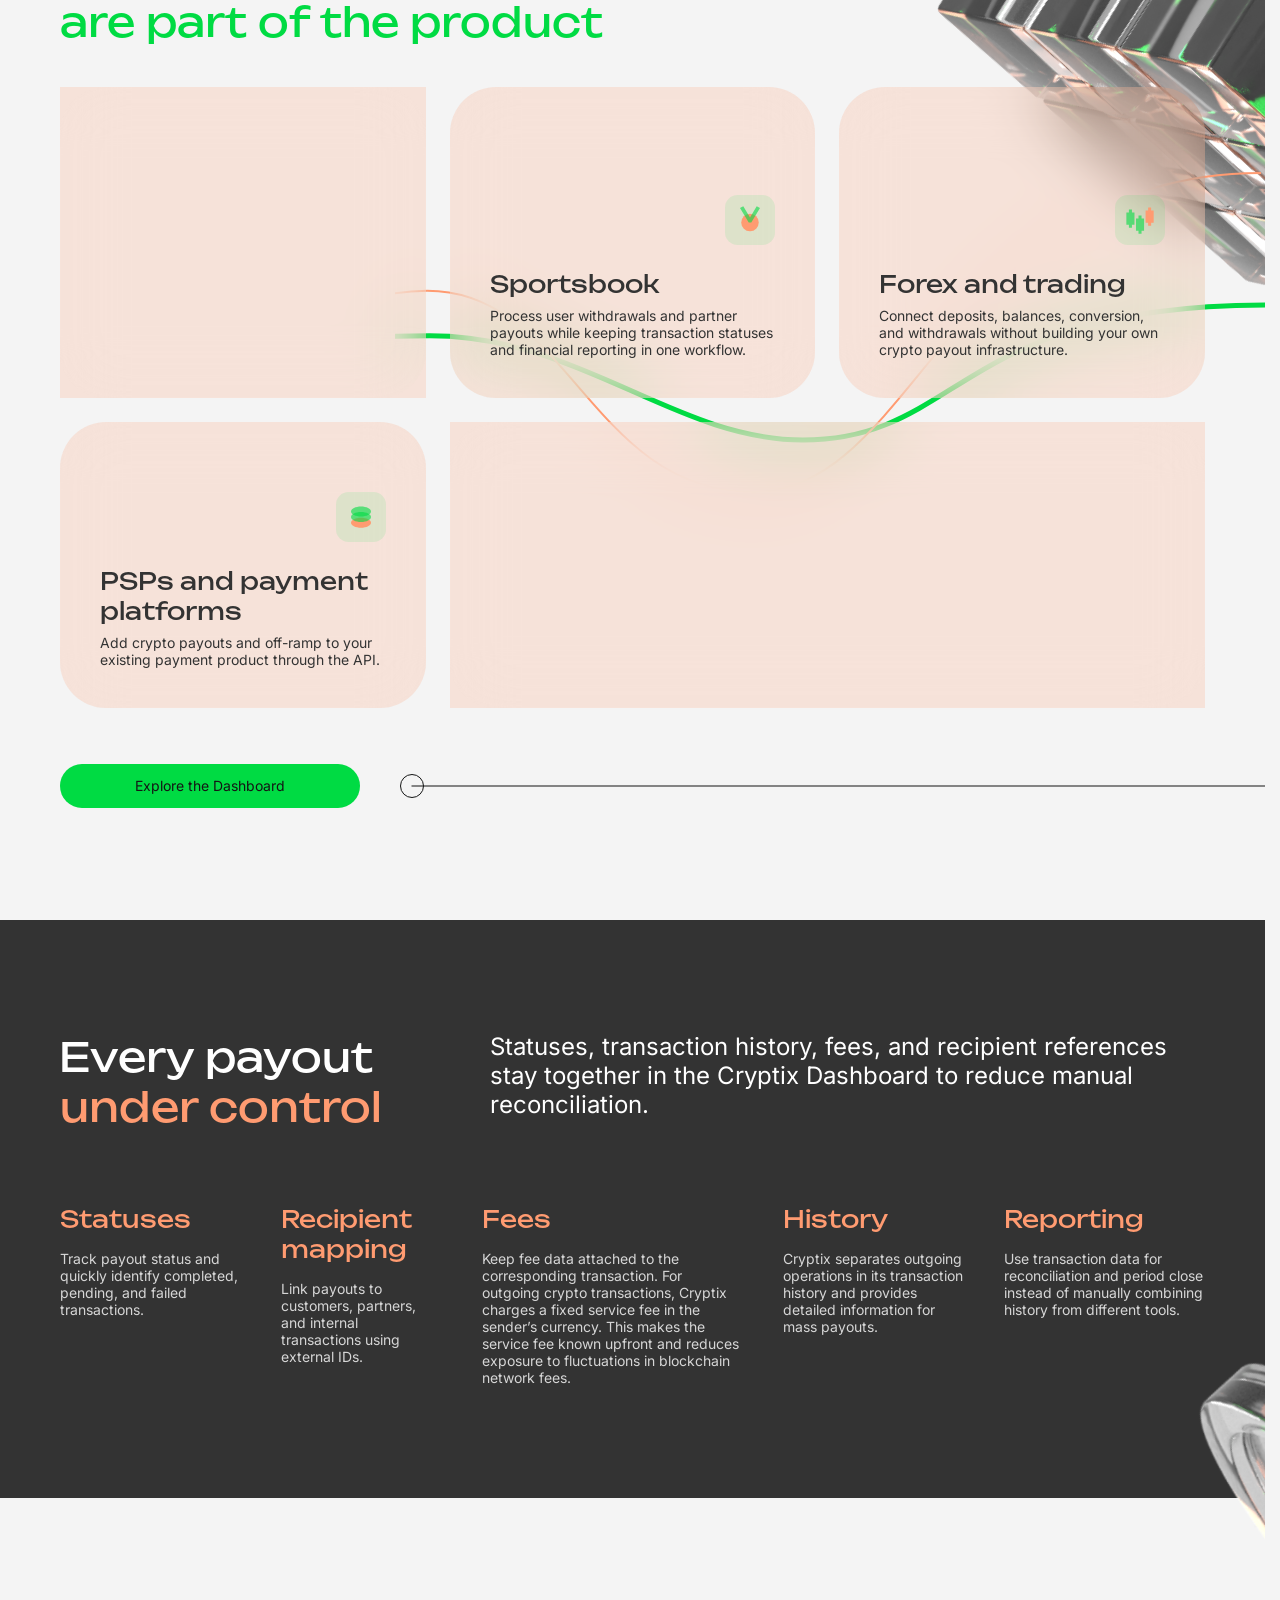
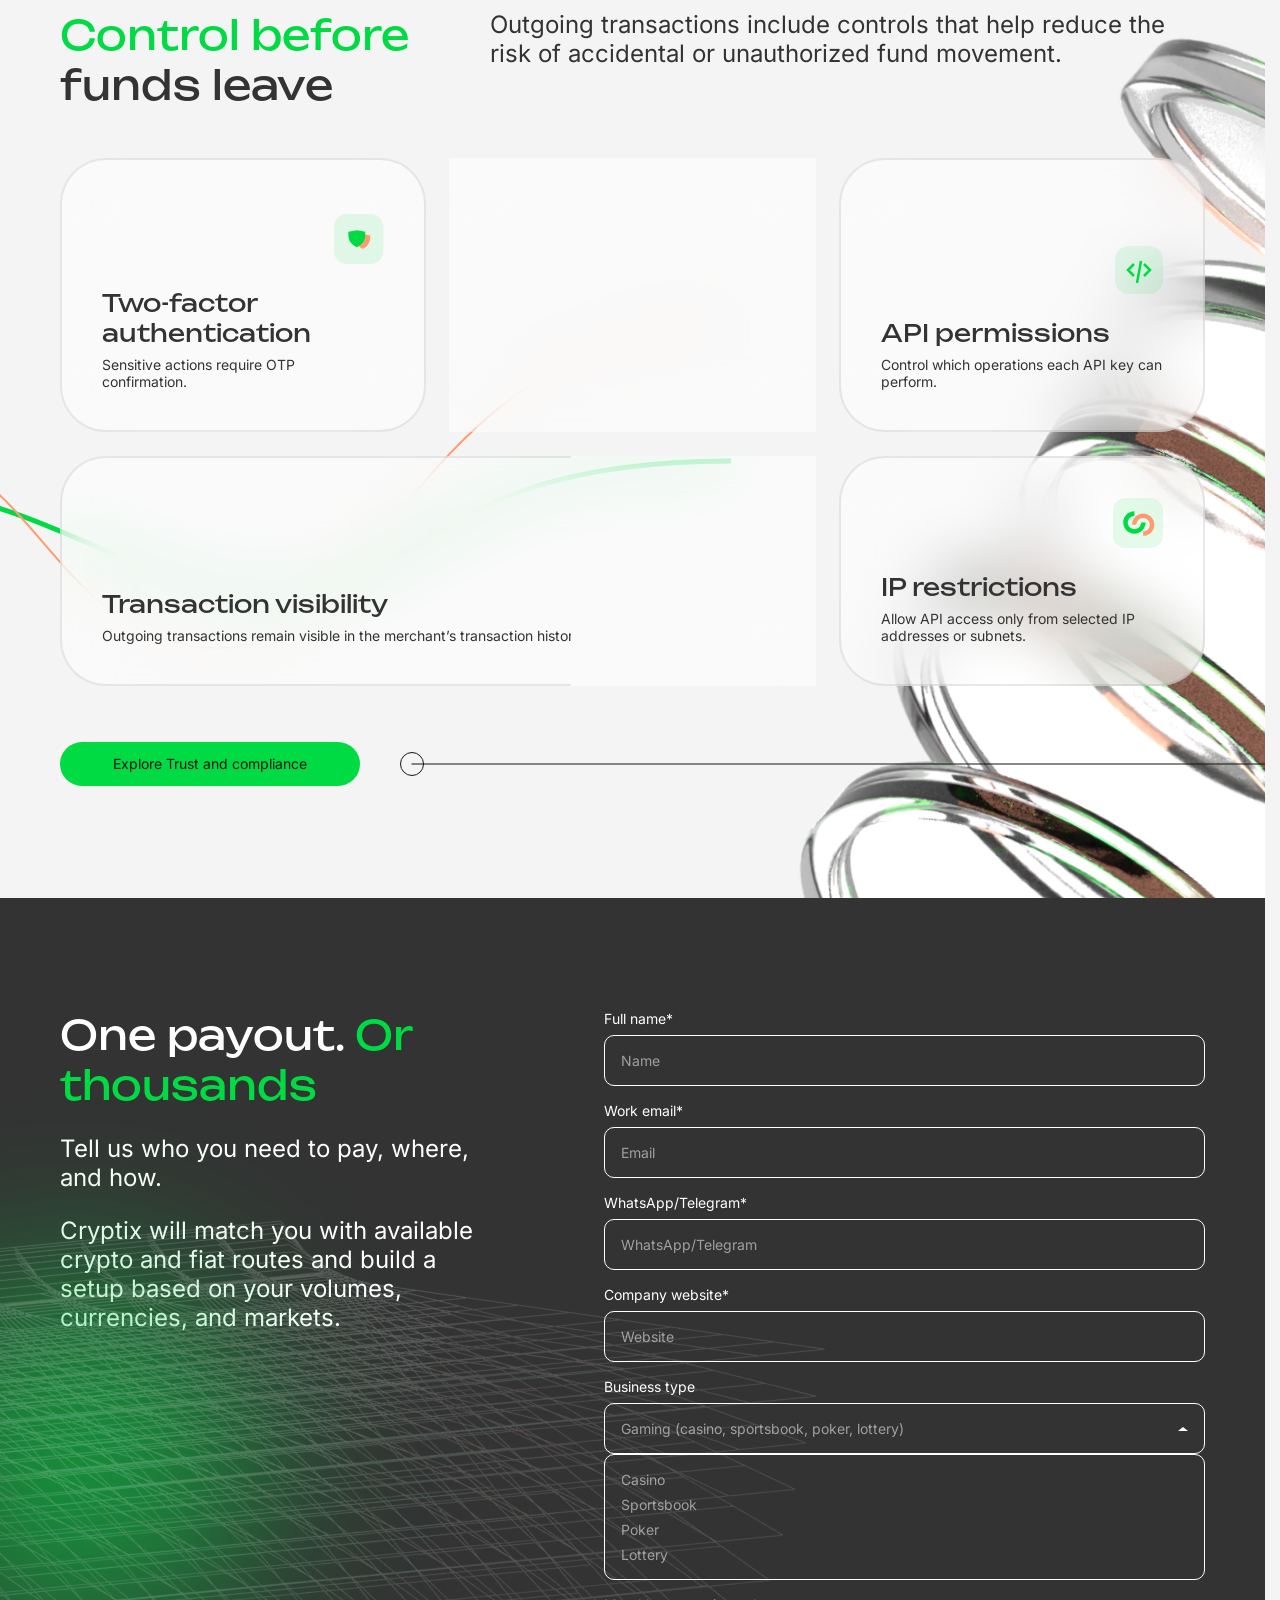
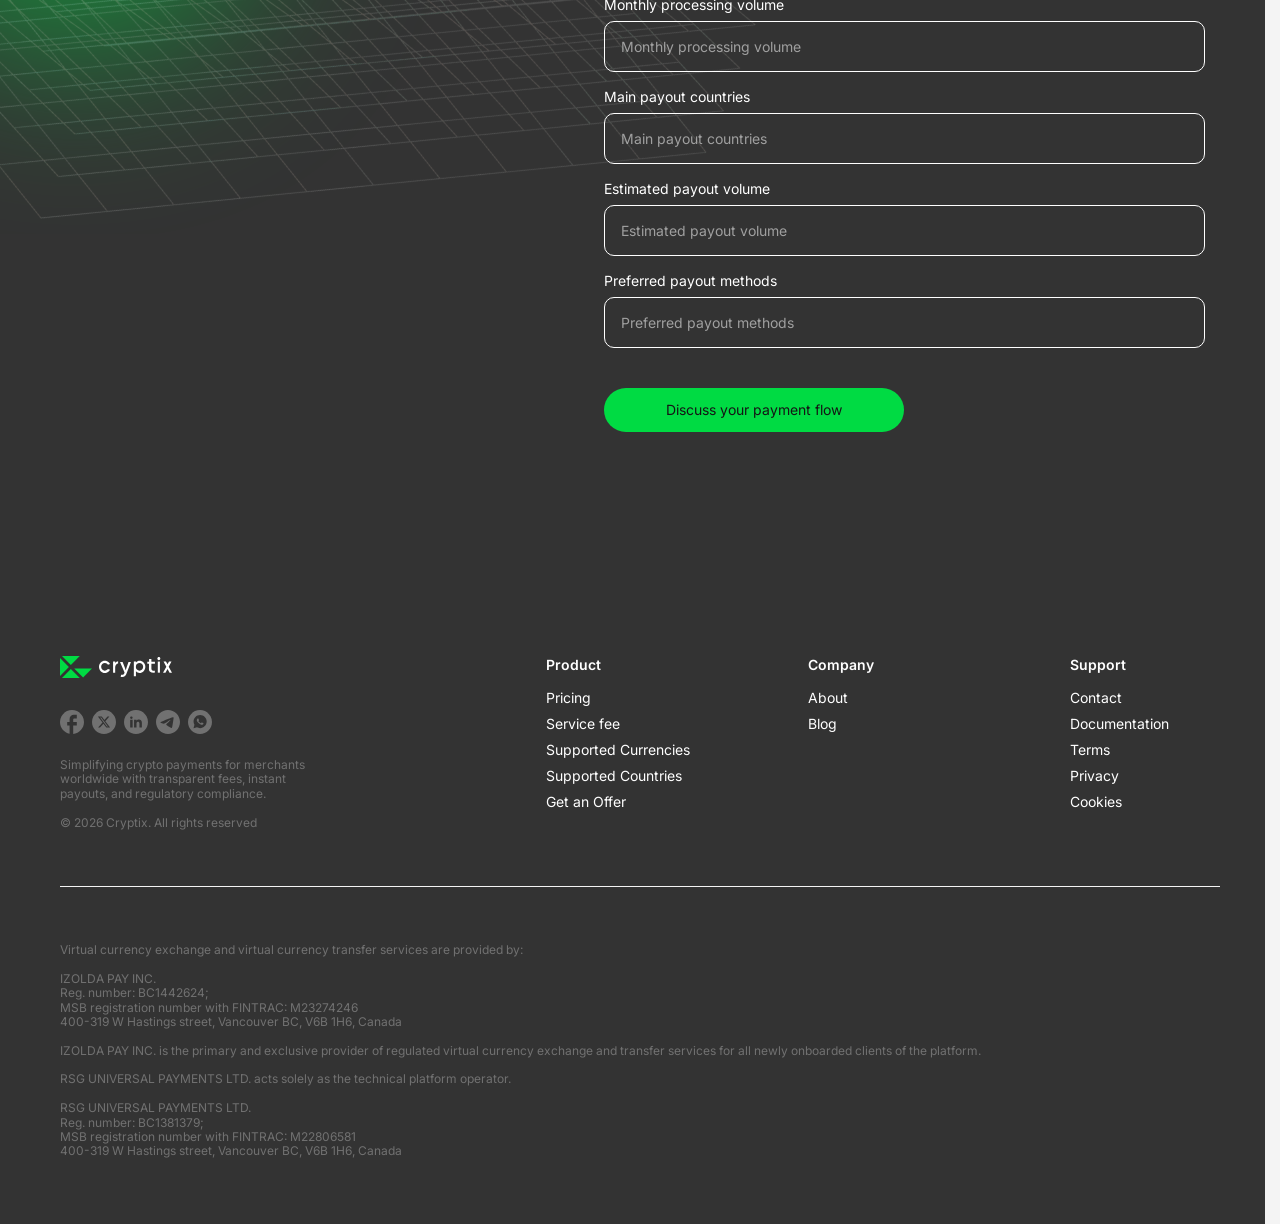
<file: mass-payouts-off-ramp/index.html>
<!DOCTYPE html><html lang="en" dir="ltr" class="home-page payout-page"><head><meta charset="UTF-8"><meta name="viewport" content="width=device-width, initial-scale=1"><meta name="description" content="Send one-off and mass payouts through available crypto and fiat routes, with controls and reporting in one Cryptix payment flow."><meta name="theme-color" content="#f5f5f5"><link rel="icon" type="image/svg+xml" href="/favicon.svg"><link rel="preload" href="/fonts/bounded-regular.otf" as="font" type="font/otf" crossorigin><title>Mass payouts &amp; Off-ramp — Cryptix</title><link rel="stylesheet" href="/_astro/Asset.DpmCHRuc.css"><style>.design-split[data-astro-cid-3h6nfe6b]{grid-template-columns:minmax(0,1fr) minmax(0,1fr);gap:80px;display:grid;position:relative}.design-split-intro[data-astro-cid-3h6nfe6b],.design-split-details[data-astro-cid-3h6nfe6b]{min-width:0;position:relative}@media (width<=1023px){.design-split[data-astro-cid-3h6nfe6b]{grid-template-columns:minmax(0,1fr);gap:32px}}
.feature-cards{grid-template-columns:repeat(3,minmax(0,1fr));gap:24px;display:grid;position:relative}.feature-card{flex-direction:column;justify-content:end;min-width:0;display:flex}.feature-card-symbol{align-self:end;align-items:center;min-height:48px;margin-bottom:24px;display:flex}.feature-symbol-fallback{width:48px;height:48px;color:var(--home-green);background:#00db431a;border-radius:14px;place-items:center;display:grid}.feature-card-wide{grid-column:span 2}@media (width<=1023px){.feature-cards{grid-template-columns:minmax(0,1fr);gap:24px}.feature-card-wide{grid-column:auto}}
.contact-paragraph[data-astro-cid-vekgkm42]{display:block}.contact-paragraph[data-astro-cid-vekgkm42]+.contact-paragraph[data-astro-cid-vekgkm42]{margin-top:24px}
</style><link rel="stylesheet" href="/_astro/mass-payouts-off-ramp.DWVF-6_-.css"></head><body><a href="#main" class="sr-only focus:not-sr-only focus:fixed focus:left-4 focus:top-4 focus:z-50 focus:rounded-full focus:bg-brand focus:px-6 focus:py-3">Skip to content</a><header class="home-header home-container"><a class="home-logo" href="/" aria-label="Cryptix home"><span class="home-logo-full"><img class src="/images/home/desktop-imgGroup1.svg" alt loading="eager" decoding="async"><img class src="/images/home/desktop-imgGroup2.svg" alt loading="eager" decoding="async"></span><img class="home-logo-mobile" src="/images/home/mobile-imgLogo.svg" alt=""></a><nav class="home-desktop-nav" aria-label="Main navigation"><details data-home-dropdown><summary>Products <img class src="/images/home/desktop-imgIcons5.svg" alt loading="eager" decoding="async"></summary><div class="home-dropdown"><a href="/crypto-payment-gateway/">Crypto payment gateway</a><a href="/full-stack-crypto-payments/">Full-stack crypto payments</a><a href="/mass-payouts-off-ramp/">Mass payouts &amp; Off-ramp</a></div></details><a href="/#business-models">Partners</a><a href="/full-stack-crypto-payments/#integrations">Developers <img class src="/images/home/desktop-imgIcons5.svg" alt loading="eager" decoding="async"></a><a href="/pricing/">Pricing</a><a href="#contact">Book a Demo</a></nav><div class="home-header-actions"><a class="home-sign-in" href="https://app.cryptix.io/">Sign in</a><a class="home-sales" href="#contact">Contact Sales</a></div><button id="home-menu-toggle" class="home-menu-toggle" aria-expanded="false" aria-controls="home-mobile-menu" aria-label="Open navigation" data-i18n-open="Open navigation" data-i18n-close="Close navigation"><img src="/images/home/mobile-imgIconsIconBurger.svg" alt=""></button><nav id="home-mobile-menu" hidden aria-label="Mobile navigation"><a href="/">Home</a><a href="/crypto-payment-gateway/">Crypto payment gateway</a><a href="/full-stack-crypto-payments/">Full-stack crypto payments</a><a href="/mass-payouts-off-ramp/">Mass payouts &amp; Off-ramp</a><a href="/pricing/">Pricing</a><a href="/trust-compliance/">Trust &amp; compliance</a><a href="#contact">Contact Sales</a></nav></header><script type="module">var e=document.querySelector(`#home-menu-toggle`),t=document.querySelector(`#home-mobile-menu`),n=()=>{t&&e&&(t.hidden=!0,e.setAttribute(`aria-expanded`,`false`),e.setAttribute(`aria-label`,e.dataset.i18nOpen??`Open navigation`))};e?.addEventListener(`click`,()=>{t&&(t.hidden=!t.hidden,e.setAttribute(`aria-expanded`,String(!t.hidden)),e.setAttribute(`aria-label`,t.hidden?e.dataset.i18nOpen??`Open navigation`:e.dataset.i18nClose??`Close navigation`))}),t?.querySelectorAll(`a`).forEach(e=>e.addEventListener(`click`,n)),document.addEventListener(`keydown`,e=>{e.key===`Escape`&&(n(),document.querySelectorAll(`[data-home-dropdown]`).forEach(e=>e.open=!1))}),document.addEventListener(`click`,e=>document.querySelectorAll(`[data-home-dropdown]`).forEach(t=>{t.contains(e.target)||(t.open=!1)}));</script><main id="main" class="overflow-hidden"><div class="payout-main home-container"><section class="payout-hero"><picture class="payout-hero-art"><source media="(max-width: 1023px)" srcset="/images/payouts/heroMobile.svg"><img src="/images/payouts/hero.svg" alt decoding="async"></picture><div class="payout-hero-copy"><h1>Top up. Convert. <span class="home-green">Pay out</span></h1><p class="home-lead">Send funds to customers, partners, affiliates, and your own accounts through available crypto and fiat routes—from your Cryptix balance and within one operational flow.</p><p class="payout-hero-note">Payouts to crypto wallets, bank cards, bank accounts, and available alternative payment methods.</p><a href="#contact" class="btn home-btn">Get Started</a></div><div class="payout-chips"><a href="#dashboard">Cryptix Dashboard</a><a href="/full-stack-crypto-payments/#integrations">Manage via API</a></div><img class="payout-hero-rail" src="/images/stack/desktop-imgGroup33.svg" alt decoding="async"></section><section class="payout-options"><img class="payout-options-art" src="/images/payouts/leftPrism.svg" alt decoding="async"><div class="payout-section-heading"><h2>One balance. Multiple payout options</h2><p class="home-lead">Send funds to customers, partners, affiliates, and your own accounts through available crypto and fiat routes—from your Cryptix balance and within one operational flow.</p></div><div class="feature-cards payout-option-grid"><article class="home-card home-card-outline feature-card feature-card-1 " data-astro-cid-6vhmq7jq><div class="feature-card-symbol" aria-hidden="true"><img src="/images/home/desktop-imgIcons9.svg" alt decoding="async"></div><div class="home-card-copy" data-astro-cid-6vhmq7jq><h3 data-astro-cid-6vhmq7jq>Crypto</h3><p data-astro-cid-6vhmq7jq>Send supported crypto and stablecoins directly to recipients’ wallets. Best for one-off withdrawals, partner settlements, and mass payouts.</p></div></article><article class="home-card home-card-outline feature-card feature-card-2 " data-astro-cid-6vhmq7jq><div class="feature-card-symbol" aria-hidden="true"><img src="/images/stack/desktop-imgIcons11.svg" alt decoding="async"></div><div class="home-card-copy" data-astro-cid-6vhmq7jq><h3 data-astro-cid-6vhmq7jq>Cards</h3><p data-astro-cid-6vhmq7jq>Send fiat through available card payout routes.</p><p data-astro-cid-6vhmq7jq>For mass card payouts, Cryptix supports a dedicated flow that tracks the status of each payout within a batch.</p></div></article><article class="home-card home-card-outline feature-card feature-card-3 " data-astro-cid-6vhmq7jq><div class="feature-card-symbol" aria-hidden="true"><span class="feature-symbol-fallback"><svg width="28" height="28" viewBox="0 0 28 28" fill="currentColor"><path fill="var(--home-coral)" d="M2 10 14 3l12 7z"></path><path d="M7 13h3v12H7zm6 0h3v12h-3zm6 0h3v12h-3z"></path></svg></span></div><div class="home-card-copy" data-astro-cid-6vhmq7jq><h3 data-astro-cid-6vhmq7jq>Bank accounts</h3><p data-astro-cid-6vhmq7jq>Send fiat to bank accounts through available local banking routes. Available currencies and markets depend on connected infrastructure.</p></div></article><article class="home-card home-card-outline feature-card feature-card-4 " data-astro-cid-6vhmq7jq><div class="feature-card-symbol" aria-hidden="true"><span class="feature-symbol-fallback"><svg width="28" height="28" viewBox="0 0 28 28" fill="currentColor"><path d="M1 10h9v9H1zm17-8h9v9h-9zm0 17h9v9h-9z"></path><path fill="var(--home-coral)" d="M10 12h4V7h4v3h-1v11h1v3h-4v-8h-4z"></path></svg></span></div><div class="home-card-copy" data-astro-cid-6vhmq7jq><h3 data-astro-cid-6vhmq7jq>Alternative payment methods</h3><p data-astro-cid-6vhmq7jq>Use available local payout methods where supported by the merchant configuration and partner infrastructure.</p></div></article><article class="home-card home-card-outline feature-card feature-card-5 feature-card-wide" data-astro-cid-6vhmq7jq><div class="feature-card-symbol" aria-hidden="true"><span class="feature-symbol-fallback"><svg width="28" height="28" viewBox="0 0 28 28" fill="currentColor"><path d="M2 12h24v14H2z"></path><path fill="none" stroke="var(--home-coral)" stroke-width="4" d="M5 13V11a9 9 0 0 1 18 0v2"></path></svg></span></div><div class="home-card-copy" data-astro-cid-6vhmq7jq><h3 data-astro-cid-6vhmq7jq>Company accounts</h3><p data-astro-cid-6vhmq7jq>Transfer funds from Cryptix to an approved company crypto wallet or bank account.</p><p data-astro-cid-6vhmq7jq>Fiat withdrawals through available banking routes are part of the current Cryptix product infrastructure.</p></div></article></div></section><section class="home-steps payout-steps"><img class="home-step-glow-peach" src="/images/home/desktop-imgEllipse42.svg" alt decoding="async"><img class="home-step-glow-green" src="/images/home/desktop-imgEllipse61.svg" alt decoding="async"><div class="home-step-intro"><h2>Top up. Convert. Pay out. Track.</h2></div><ol class="home-step-grid"><li><div class="home-step-number">1</div><img class="home-step-node" src="/images/home/desktop-imgEllipse40.svg" alt decoding="async"><div class="home-step-copy"><h3>Top up</h3><p>Use your available Cryptix balance for outgoing transactions. Depending on the merchant configuration, funds can be held in crypto or fiat.</p></div></li><li><div class="home-step-number">2</div><img class="home-step-node" src="/images/home/desktop-imgEllipse40.svg" alt decoding="async"><div class="home-step-copy"><h3>Convert</h3><p>If a payout requires a different currency, convert funds using the available Cryptix conversion options.</p><p>The platform supports crypto-to-crypto and crypto-to-fiat conversions</p></div></li><li><div class="home-step-number">3</div><img class="home-step-node" src="/images/home/desktop-imgEllipse40.svg" alt decoding="async"><div class="home-step-copy"><h3>Pay out</h3><p>Create a one-off or mass payout and choose an available route for the recipient.</p></div></li><li><div class="home-step-number is-last">4</div><img class="home-step-node" src="/images/home/desktop-imgEllipse62.svg" alt decoding="async"><div class="home-step-copy"><h3>Track</h3><p>Track every payout through statuses in the Dashboard or callbacks via the API.</p></div></li></ol><img class="home-step-rail" src="/images/gateway/desktop-imgGroup136.svg" alt decoding="async"><p class="payout-step-note payout-desktop-note">For mass payouts, you can use external IDs and callback URLs. Each payout within a batch keeps its own status, while the batch shows the total amount and the number of successful and failed payouts.</p><p class="payout-step-note payout-mobile-note">Most launches take around three weeks. Timing depends on the selected products, integration method, and payout routes.</p></section><section id="dashboard" class="design-split payout-process" data-astro-cid-3h6nfe6b><div class="design-split-intro" data-astro-cid-3h6nfe6b><div><picture class="payout-process-art"><source media="(max-width: 1023px)" srcset="/images/payouts/ringsMobile.svg"><img src="/images/payouts/rings.svg" alt decoding="async"></picture><h2>One process.<br><span class="home-green">Many recipients</span></h2><p>Replace repetitive manual transfers with a single process built for high volumes.</p><p>Replace repetitive manual transfers with a single workflow for high-volume payouts.</p><p>Create a payout batch, add recipients, and send multiple transfers as a single operation. Manage mass crypto payouts in the Cryptix Dashboard, or use the API to automate creation, confirmation, status updates, and callback handling.</p></div></div><div class="design-split-details" data-astro-cid-3h6nfe6b><div class="payout-feature-list"><article><h3>Manage payouts in the Dashboard</h3><p>Create and manage mass payouts without building a separate internal interface.</p></article><article><h3>Automate via the API</h3><p>Connect payouts directly to your product, back office, or financial system.</p></article><article><h3>Use your own identifiers</h3><p>Link Cryptix transactions to customers, withdrawals, partners, or internal transactions using external IDs.</p></article><article><h3>Track every recipient</h3><p>Your team manages the batch as one operation, while each payout keeps its own amount, destination, and status.</p></article><article><h3>Confirm sensitive actions</h3><p>Mass payouts can require OTP confirmation.</p></article><a href="/crypto-payment-gateway/#dashboard" class="btn home-btn">Explore the Dashboard</a></div></div></section><div class="payout-process-rail"><img src="/images/stack/desktop-imgGroup33.svg" alt decoding="async"></div><section class="payout-industries"><img class="payout-industries-art" src="/images/payouts/rightPrism.svg" alt decoding="async"><h2>Built for businesses where payouts <span class="home-green">are part of the product</span></h2><img class="payout-industries-ribbon" src="/images/payouts/ribbon.svg" alt decoding="async"><div class="feature-cards"><article class="home-card home-card-peach feature-card feature-card-1 " data-astro-cid-6vhmq7jq><div class="feature-card-symbol" aria-hidden="true"><img src="/images/home/desktop-imgIcons9.svg" alt decoding="async"></div><div class="home-card-copy" data-astro-cid-6vhmq7jq><h3 data-astro-cid-6vhmq7jq>iGaming</h3><p data-astro-cid-6vhmq7jq>Send winnings, VIP withdrawals, affiliate commissions, and partner settlements through available crypto and fiat routes.</p><p data-astro-cid-6vhmq7jq>Use Cryptix alongside your existing PSPs or as an additional payout channel for cross-border fund flows.</p></div></article><article class="home-card home-card-peach feature-card feature-card-2 " data-astro-cid-6vhmq7jq><div class="feature-card-symbol" aria-hidden="true"><img src="/images/home/desktop-imgIcons11.svg" alt decoding="async"></div><div class="home-card-copy" data-astro-cid-6vhmq7jq><h3 data-astro-cid-6vhmq7jq>Sportsbook</h3><p data-astro-cid-6vhmq7jq>Process user withdrawals and partner payouts while keeping transaction statuses and financial reporting in one workflow.</p></div></article><article class="home-card home-card-peach feature-card feature-card-3 " data-astro-cid-6vhmq7jq><div class="feature-card-symbol" aria-hidden="true"><img src="/images/home/desktop-imgIcons12.svg" alt decoding="async"></div><div class="home-card-copy" data-astro-cid-6vhmq7jq><h3 data-astro-cid-6vhmq7jq>Forex and trading</h3><p data-astro-cid-6vhmq7jq>Connect deposits, balances, conversion, and withdrawals without building your own crypto payout infrastructure.</p></div></article><article class="home-card home-card-peach feature-card feature-card-4 " data-astro-cid-6vhmq7jq><div class="feature-card-symbol" aria-hidden="true"><img src="/images/home/desktop-imgIcons10.svg" alt decoding="async"></div><div class="home-card-copy" data-astro-cid-6vhmq7jq><h3 data-astro-cid-6vhmq7jq>PSPs and payment platforms</h3><p data-astro-cid-6vhmq7jq>Add crypto payouts and off-ramp to your existing payment product through the API.</p></div></article><article class="home-card home-card-peach feature-card feature-card-5 feature-card-wide" data-astro-cid-6vhmq7jq><div class="feature-card-symbol" aria-hidden="true"><span class="feature-symbol-fallback"><svg width="28" height="28" viewBox="0 0 28 28" fill="currentColor"><path d="M1 10h9v9H1zm17-8h9v9h-9zm0 17h9v9h-9z"></path><path fill="var(--home-coral)" d="M10 12h4V7h4v3h-1v11h1v3h-4v-8h-4z"></path></svg></span></div><div class="home-card-copy" data-astro-cid-6vhmq7jq><h3 data-astro-cid-6vhmq7jq>Affiliate and CPA networks</h3><p data-astro-cid-6vhmq7jq>Send recurring rewards to affiliates and media buyers without processing every transfer manually.</p><p data-astro-cid-6vhmq7jq>Stablecoin payouts provide an additional route for international recipients when banking channels are slow or unavailable.</p></div></article></div><div class="payout-action"><a href="#contact" class="btn home-btn">Explore the Dashboard</a><img src="/images/home/mobile-imgGroup95.svg" alt decoding="async"></div></section><div class="payout-mobile-ribbon"><img src="/images/home/mobile-imgGroup109.svg" alt decoding="async"></div></div><section class="payout-reporting"><div class="home-container"><div class="payout-section-heading"><h2>Every payout<br><span class="home-coral">under control</span></h2><p class="home-lead">Statuses, transaction history, fees, and recipient references stay together in the Cryptix Dashboard to reduce manual reconciliation.</p></div><div class="payout-reporting-grid"><article><h3 class="home-coral">Statuses</h3><p>Track payout status and quickly identify completed, pending, and failed transactions.</p></article><article><h3 class="home-coral">Recipient mapping</h3><p>Link payouts to customers, partners, and internal transactions using external IDs.</p></article><article><h3 class="home-coral">Fees</h3><p>Keep fee data attached to the corresponding transaction. For outgoing crypto transactions, Cryptix charges a fixed service fee in the sender’s currency. This makes the service fee known upfront and reduces exposure to fluctuations in blockchain network fees.</p></article><article><h3 class="home-coral">History</h3><p>Cryptix separates outgoing operations in its transaction history and provides detailed information for mass payouts.</p></article><article><h3 class="home-coral">Reporting</h3><p>Use transaction data for reconciliation and period close instead of manually combining history from different tools.</p></article></div></div></section><section class="payout-controls home-container"><img class="payout-controls-art" src="/images/payouts/controlRings.svg" alt decoding="async"><div class="payout-section-heading"><h2><span class="home-green">Control before</span><br>funds leave</h2><p class="home-lead">Outgoing transactions include controls that help reduce the risk of accidental or unauthorized fund movement.</p></div><img class="payout-controls-ribbon" src="/images/payouts/ribbon.svg" alt decoding="async"><div class="feature-cards payout-controls-grid"><article class="home-card home-card-outline feature-card feature-card-1 " data-astro-cid-6vhmq7jq><div class="feature-card-symbol" aria-hidden="true"><img src="/images/stack/desktop-imgIcons13.svg" alt decoding="async"></div><div class="home-card-copy" data-astro-cid-6vhmq7jq><h3 data-astro-cid-6vhmq7jq>Two-factor authentication</h3><p data-astro-cid-6vhmq7jq>Sensitive actions require OTP confirmation.</p></div></article><article class="home-card home-card-outline feature-card feature-card-2 " data-astro-cid-6vhmq7jq><div class="feature-card-symbol" aria-hidden="true"><img src="/images/trust/desktop-imgGroup144.svg" alt decoding="async"></div><div class="home-card-copy" data-astro-cid-6vhmq7jq><h3 data-astro-cid-6vhmq7jq>Address allowlist</h3><p data-astro-cid-6vhmq7jq>Crypto withdrawals can be limited to addresses added to the merchant’s allowlist.</p></div></article><article class="home-card home-card-outline feature-card feature-card-3 " data-astro-cid-6vhmq7jq><div class="feature-card-symbol" aria-hidden="true"><span class="feature-symbol-fallback"><svg width="28" height="28" viewBox="0 0 28 28" fill="currentColor"><path fill="none" stroke="currentColor" stroke-width="2.5" d="m9 8-6 6 6 6m10-12 6 6-6 6m-3-15-4 22"></path></svg></span></div><div class="home-card-copy" data-astro-cid-6vhmq7jq><h3 data-astro-cid-6vhmq7jq>API permissions</h3><p data-astro-cid-6vhmq7jq>Control which operations each API key can perform.</p></div></article><article class="home-card home-card-outline feature-card feature-card-4 feature-card-wide" data-astro-cid-6vhmq7jq><div class="feature-card-symbol" aria-hidden="true"><img src="/images/trust/desktop-imgIcons7.svg" alt decoding="async"></div><div class="home-card-copy" data-astro-cid-6vhmq7jq><h3 data-astro-cid-6vhmq7jq>Transaction visibility</h3><p data-astro-cid-6vhmq7jq>Outgoing transactions remain visible in the merchant’s transaction history.</p></div></article><article class="home-card home-card-outline feature-card feature-card-5 " data-astro-cid-6vhmq7jq><div class="feature-card-symbol" aria-hidden="true"><img src="/images/stack/desktop-imgIcons12.svg" alt decoding="async"></div><div class="home-card-copy" data-astro-cid-6vhmq7jq><h3 data-astro-cid-6vhmq7jq>IP restrictions</h3><p data-astro-cid-6vhmq7jq>Allow API access only from selected IP addresses or subnets.</p></div></article></div><div class="payout-action"><a href="/trust-compliance/" class="btn home-btn">Explore Trust and compliance</a><img src="/images/home/mobile-imgGroup95.svg" alt decoding="async"></div></section><section id="contact" class="relative overflow-hidden bg-dark py-section text-white home-contact" data-astro-cid-vekgkm42><div class="container-site relative grid gap-12 md:grid-cols-2 md:gap-16" data-astro-cid-vekgkm42><div class="relative" data-astro-cid-vekgkm42><h2 class="max-w-copy" data-astro-cid-vekgkm42>One payout. <span class="home-green">Or thousands</span></h2><p class="mt-7 max-w-copy text-lead text-white/80" data-astro-cid-vekgkm42><span class="contact-paragraph" data-astro-cid-vekgkm42>Tell us who you need to pay, where, and how.</span><span class="contact-paragraph" data-astro-cid-vekgkm42>Cryptix will match you with available crypto and fiat routes and build a setup based on your volumes, currencies, and markets.</span></p><div class="home-contact-art" aria-hidden="true" data-astro-cid-vekgkm42><img class="home-contact-glow" src="/images/home/desktop-imgEllipse63.svg" alt loading="eager" decoding="async"><img class="home-contact-mesh" src="/images/home/desktop-imgD1.png" alt loading="eager" decoding="async"></div></div><form class="relative z-10 space-y-4" data-contact-form data-i18n-status="Your details are ready. This is an interface preview: nothing has been sent. Contact submission will be available when the service is connected." data-astro-cid-vekgkm42><label class="block text-small text-white/70" for="contact-name" data-astro-cid-vekgkm42>Full name<span aria-hidden="true" data-astro-cid-vekgkm42>*</span><input class="field mt-2" id="contact-name" name="name" type="text" placeholder="Name" required autocomplete="name" data-astro-cid-vekgkm42></label><label class="block text-small text-white/70" for="contact-email" data-astro-cid-vekgkm42>Work email<span aria-hidden="true" data-astro-cid-vekgkm42>*</span><input class="field mt-2" id="contact-email" name="email" type="email" placeholder="Email" required autocomplete="email" data-astro-cid-vekgkm42></label><label class="block text-small text-white/70" for="contact-messenger" data-astro-cid-vekgkm42>WhatsApp/Telegram<span aria-hidden="true" data-astro-cid-vekgkm42>*</span><input class="field mt-2" id="contact-messenger" name="messenger" type="text" placeholder="WhatsApp/Telegram" required autocomplete="off" data-astro-cid-vekgkm42></label><label class="block text-small text-white/70" for="contact-website" data-astro-cid-vekgkm42>Company website<span aria-hidden="true" data-astro-cid-vekgkm42>*</span><input class="field mt-2" id="contact-website" name="website" type="url" placeholder="Website" required autocomplete="url" data-astro-cid-vekgkm42></label><div class="home-business-field" data-astro-cid-vekgkm42><span id="business-label" data-astro-cid-vekgkm42>Business type</span><details class="home-business-select" open data-astro-cid-vekgkm42><summary data-astro-cid-vekgkm42><span data-business-selected data-astro-cid-vekgkm42>Gaming (casino, sportsbook, poker, lottery)</span><img class src="/images/home/desktop-imgIconsIconDropdownWhiteUp.svg" alt loading="eager" decoding="async"></summary><fieldset aria-labelledby="business-label" data-astro-cid-vekgkm42><label data-astro-cid-vekgkm42><input type="radio" name="business" value="Casino" checked data-astro-cid-vekgkm42><span data-astro-cid-vekgkm42>Casino</span></label><label data-astro-cid-vekgkm42><input type="radio" name="business" value="Sportsbook" data-astro-cid-vekgkm42><span data-astro-cid-vekgkm42>Sportsbook</span></label><label data-astro-cid-vekgkm42><input type="radio" name="business" value="Poker" data-astro-cid-vekgkm42><span data-astro-cid-vekgkm42>Poker</span></label><label data-astro-cid-vekgkm42><input type="radio" name="business" value="Lottery" data-astro-cid-vekgkm42><span data-astro-cid-vekgkm42>Lottery</span></label></fieldset></details></div><label class="block text-small text-white/70" for="volume" data-astro-cid-vekgkm42>Monthly processing volume<input class="field mt-2" id="volume" name="volume" placeholder="Monthly processing volume" required data-astro-cid-vekgkm42></label><label class="block text-small text-white/70" for="countries" data-astro-cid-vekgkm42>Main payout countries<input class="field mt-2" id="countries" name="countries" placeholder="Main payout countries" data-astro-cid-vekgkm42></label><label class="block text-small text-white/70" for="payout-volume" data-astro-cid-vekgkm42>Estimated payout volume<input class="field mt-2" id="payout-volume" name="payoutVolume" placeholder="Estimated payout volume" data-astro-cid-vekgkm42></label><label class="block text-small text-white/70" for="methods" data-astro-cid-vekgkm42>Preferred payout methods<input class="field mt-2" id="methods" name="methods" placeholder="Preferred payout methods" data-astro-cid-vekgkm42></label><p class="text-xs text-white/50 sr-only" data-astro-cid-vekgkm42>Interface preview. This form does not send or store your data.</p><button class="btn mt-3 min-w-60 home-btn" type="submit" data-astro-cid-vekgkm42>Discuss your payment flow</button><p class="hidden rounded-xl border border-brand/50 bg-brand/10 p-4 text-small" role="status" data-form-status data-astro-cid-vekgkm42></p></form></div></section><script type="module">document.querySelectorAll(`.home-business-select input`).forEach(e=>e.addEventListener(`change`,()=>{let t=e.closest(`details`),n=t?.querySelector(`[data-business-selected]`);n&&(n.textContent=e.closest(`label`)?.textContent?.trim()??e.value),t&&(t.open=!1)})),document.querySelectorAll(`[data-contact-form]`).forEach(e=>e.addEventListener(`submit`,t=>{if(t.preventDefault(),!e.reportValidity())return;let n=e.querySelector(`[data-form-status]`);n&&(n.textContent=e.dataset.i18nStatus??``,n.classList.remove(`hidden`),n.scrollIntoView({behavior:window.matchMedia(`(prefers-reduced-motion: reduce)`).matches?`auto`:`smooth`,block:`nearest`}))}));</script></main><footer class="home-footer"><div class="home-container"><div class="home-footer-top"><div class="home-footer-brand"><a class="home-logo-full" href="/" aria-label="Cryptix home"><img class src="/images/home/desktop-imgGroup1.svg" alt loading="eager" decoding="async"><img class src="/images/home/desktop-imgGroup.svg" alt loading="eager" decoding="async"></a><div class="home-socials" aria-label="Social media"><img class src="/images/home/desktop-imgIcons.svg" alt loading="eager" decoding="async"><img class src="/images/home/desktop-imgIcons1.svg" alt loading="eager" decoding="async"><img class src="/images/home/desktop-imgIcons2.svg" alt loading="eager" decoding="async"><img class src="/images/home/desktop-imgIcons3.svg" alt loading="eager" decoding="async"><img class src="/images/home/desktop-imgIcons4.svg" alt loading="eager" decoding="async"></div><p>Simplifying crypto payments for merchants worldwide with transparent fees, instant payouts, and regulatory compliance.<br><br>© 2026 Cryptix. All rights reserved</p></div><div class="home-footer-links"><div><h3>Product</h3><ul><li><a href="/pricing/">Pricing</a></li><li><a href="/pricing/">Service fee</a></li><li><a href="/full-stack-crypto-payments/#routes">Supported Currencies</a></li><li><a href="/trust-compliance/#availability">Supported Countries</a></li><li><a href="#contact">Get an Offer</a></li></ul></div><div><h3>Company</h3><ul><li><a href="/#why-cryptix">About</a></li><li><a href="#contact">Blog</a></li></ul></div><div><h3>Support</h3><ul><li><a href="#contact">Contact</a></li><li><a href="/full-stack-crypto-payments/#integrations">Documentation</a></li><li><a href="/trust-compliance/">Terms</a></li><li><a href="/trust-compliance/">Privacy</a></li><li><a href="/trust-compliance/">Cookies</a></li></ul></div></div></div><img class="home-footer-rule" src="/images/home/desktop-imgLine.svg" alt loading="eager" decoding="async"><div class="home-legal"><p>Virtual currency exchange and virtual currency transfer services are provided by:</p><p>IZOLDA PAY INC.<br>Reg. number: BC1442624;<br>MSB registration number with FINTRAC: M23274246<br>400-319 W Hastings street, Vancouver BC, V6B 1H6, Canada</p><p>IZOLDA PAY INC. is the primary and exclusive provider of regulated virtual currency exchange and transfer services for all newly onboarded clients of the platform.</p><p>RSG UNIVERSAL PAYMENTS LTD. acts solely as the technical platform operator.</p><p>RSG UNIVERSAL PAYMENTS LTD.<br>Reg. number: BC1381379;<br>MSB registration number with FINTRAC: M22806581<br>400-319 W Hastings street, Vancouver BC, V6B 1H6, Canada</p></div></div></footer></body></html>
</file>
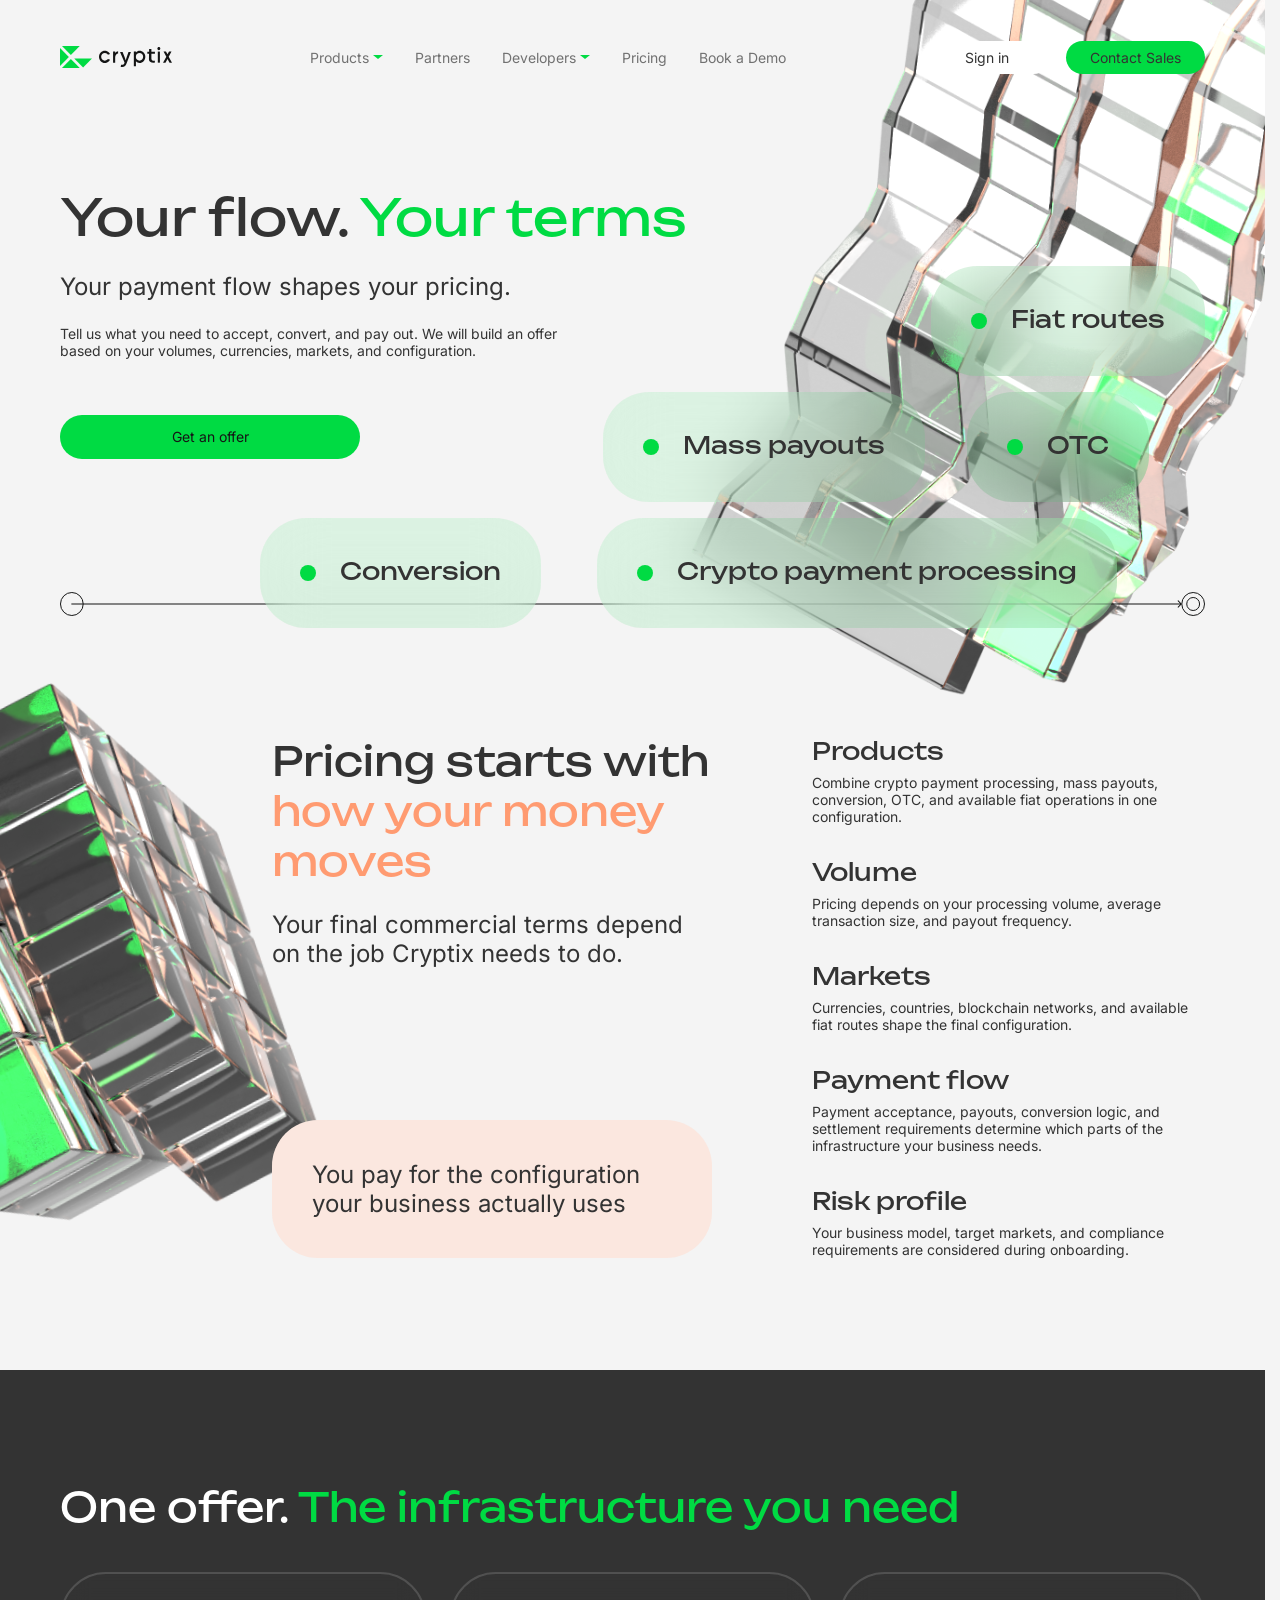
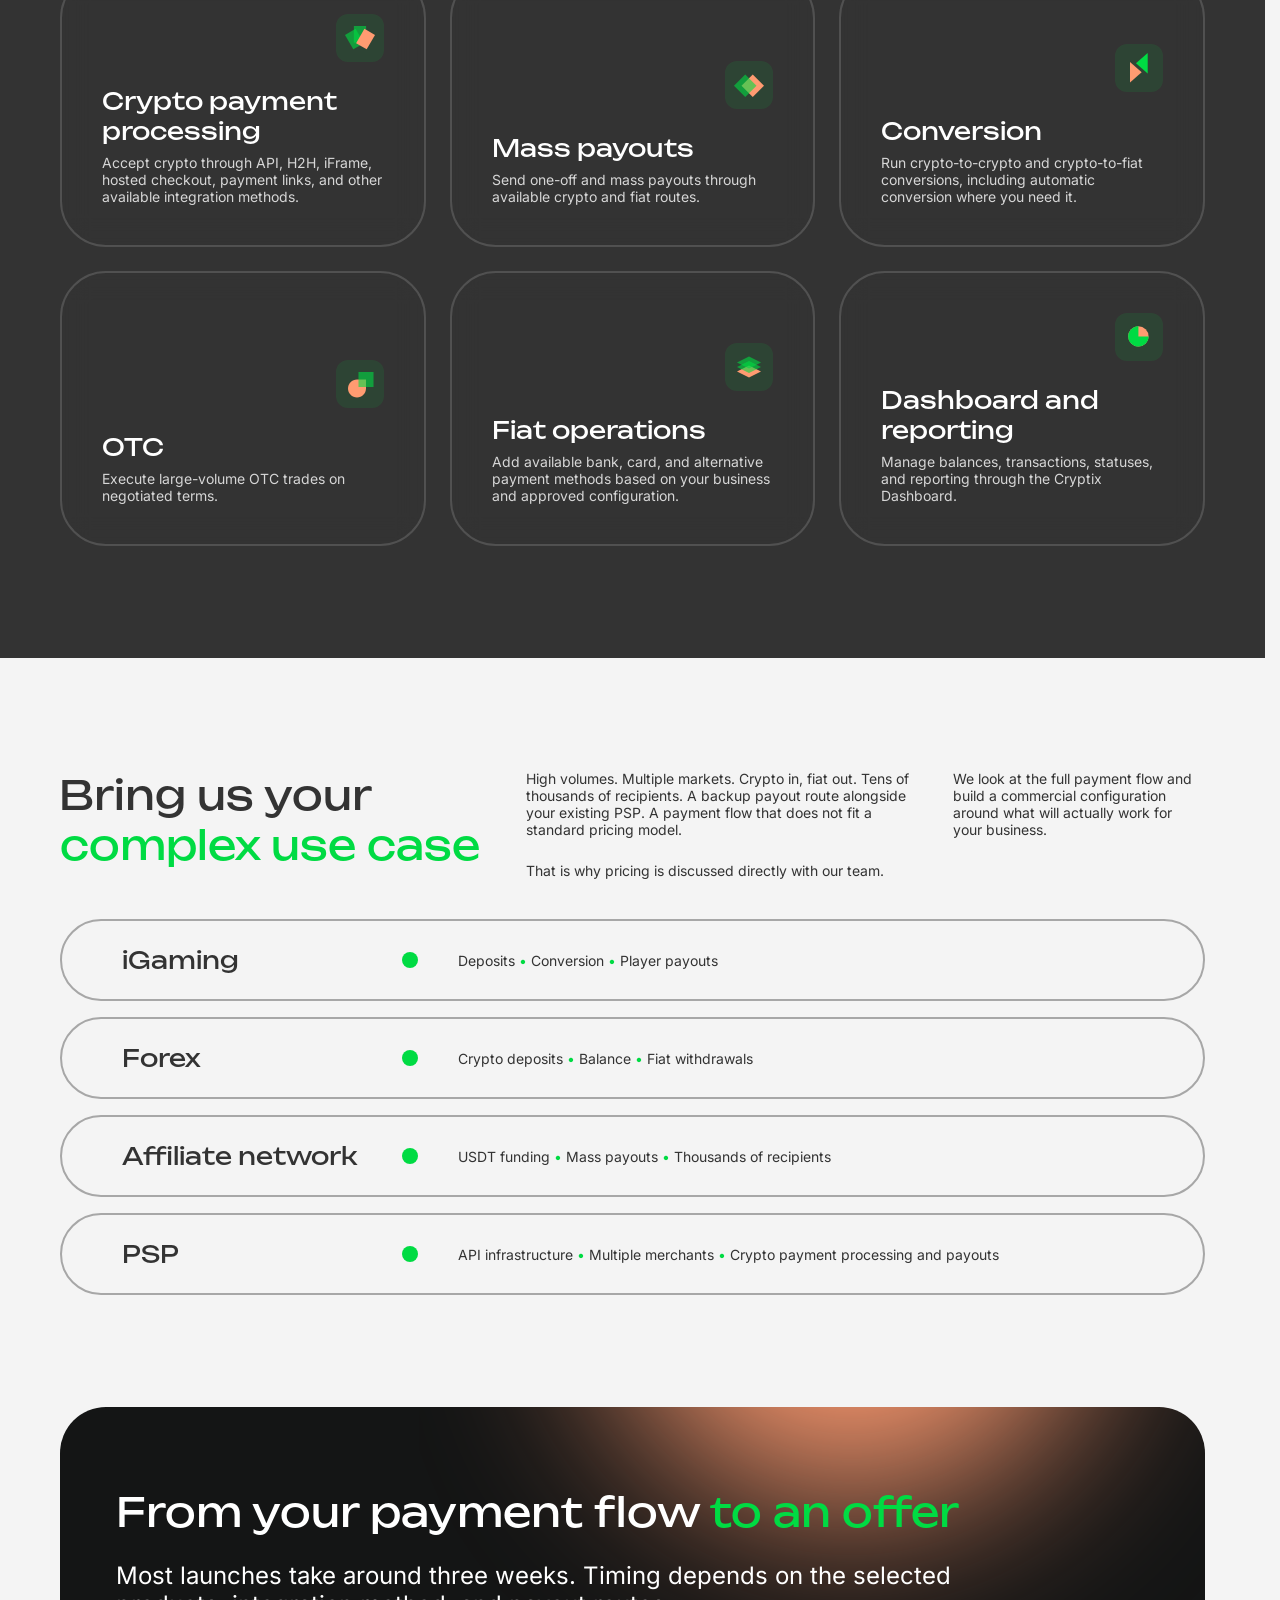
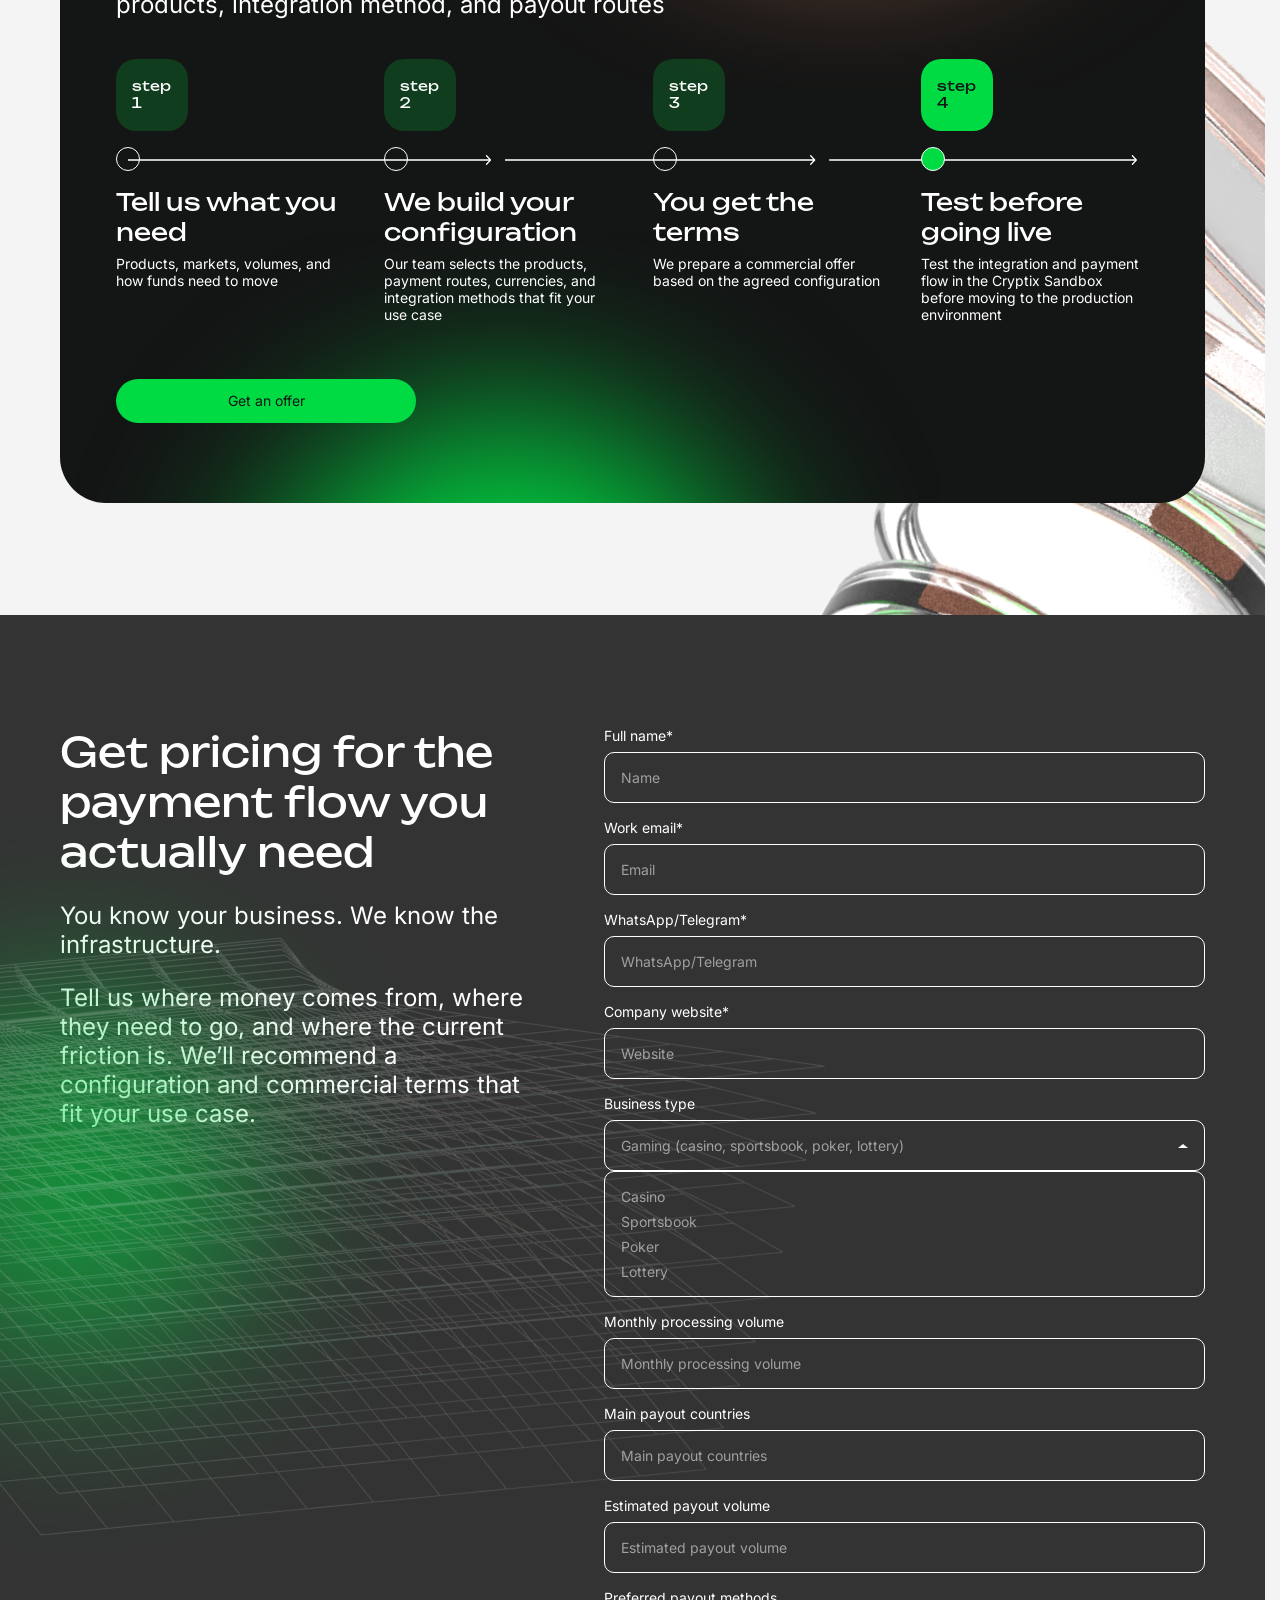
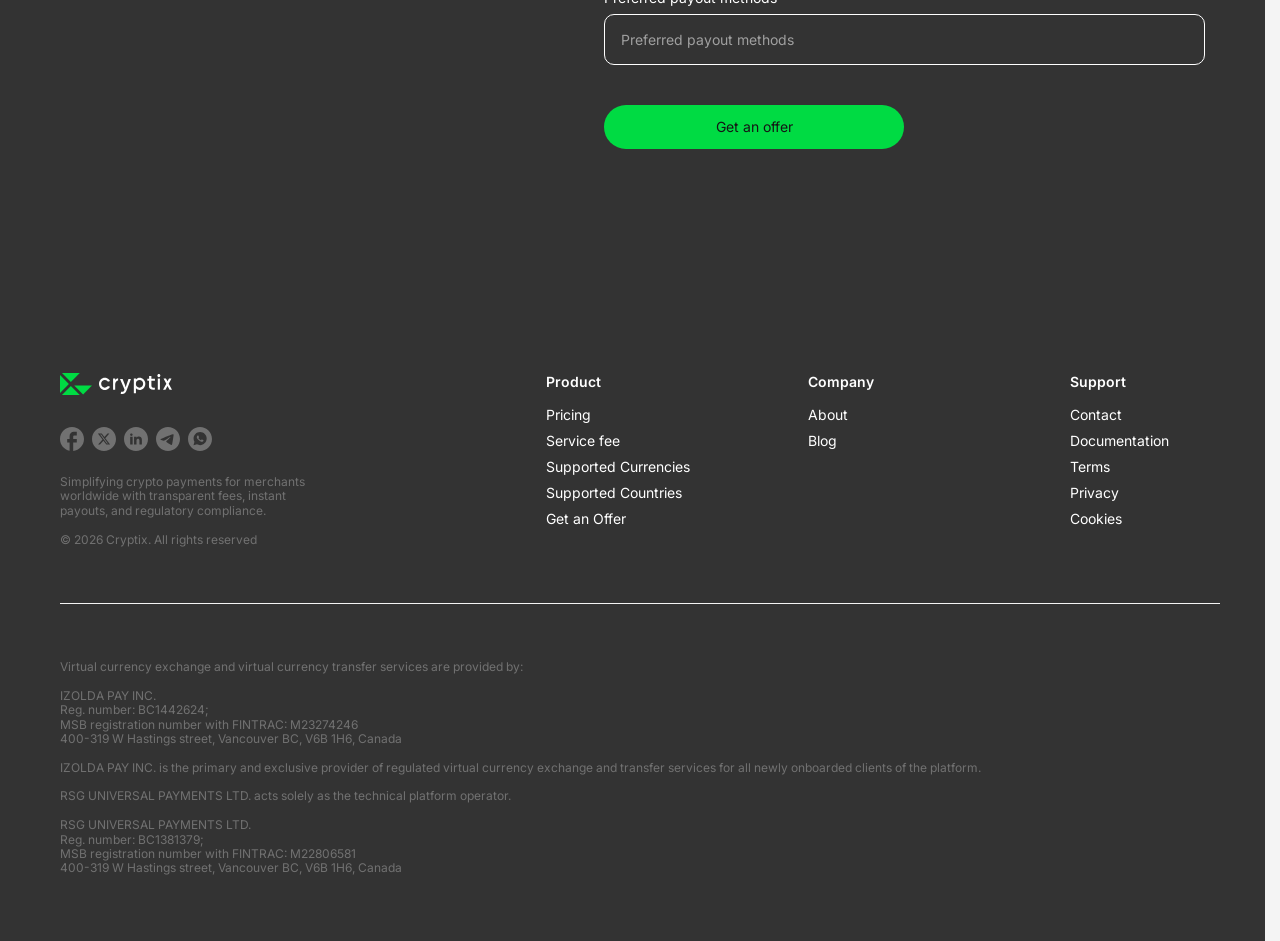
<file: pricing/index.html>
<!DOCTYPE html><html lang="en" dir="ltr" class="home-page pricing-page"><head><meta charset="UTF-8"><meta name="viewport" content="width=device-width, initial-scale=1"><meta name="description" content="A crypto payment configuration and commercial offer built around your products, volumes, markets, and payment flow."><meta name="theme-color" content="#f5f5f5"><link rel="icon" type="image/svg+xml" href="/favicon.svg"><link rel="preload" href="/fonts/bounded-regular.otf" as="font" type="font/otf" crossorigin><title>Pricing — Your flow. Your terms — Cryptix</title><link rel="stylesheet" href="/_astro/Asset.DpmCHRuc.css"><style>.feature-cards{grid-template-columns:repeat(3,minmax(0,1fr));gap:24px;display:grid;position:relative}.feature-card{flex-direction:column;justify-content:end;min-width:0;display:flex}.feature-card-symbol{align-self:end;align-items:center;min-height:48px;margin-bottom:24px;display:flex}.feature-symbol-fallback{width:48px;height:48px;color:var(--home-green);background:#00db431a;border-radius:14px;place-items:center;display:grid}.feature-card-wide{grid-column:span 2}@media (width<=1023px){.feature-cards{grid-template-columns:minmax(0,1fr);gap:24px}.feature-card-wide{grid-column:auto}}
.contact-paragraph[data-astro-cid-vekgkm42]{display:block}.contact-paragraph[data-astro-cid-vekgkm42]+.contact-paragraph[data-astro-cid-vekgkm42]{margin-top:24px}
</style><link rel="stylesheet" href="/_astro/pricing.WJW75V1S.css"></head><body><a href="#main" class="sr-only focus:not-sr-only focus:fixed focus:left-4 focus:top-4 focus:z-50 focus:rounded-full focus:bg-brand focus:px-6 focus:py-3">Skip to content</a><header class="home-header home-container"><a class="home-logo" href="/" aria-label="Cryptix home"><span class="home-logo-full"><img class src="/images/home/desktop-imgGroup1.svg" alt loading="eager" decoding="async"><img class src="/images/home/desktop-imgGroup2.svg" alt loading="eager" decoding="async"></span><img class="home-logo-mobile" src="/images/home/mobile-imgLogo.svg" alt=""></a><nav class="home-desktop-nav" aria-label="Main navigation"><details data-home-dropdown><summary>Products <img class src="/images/home/desktop-imgIcons5.svg" alt loading="eager" decoding="async"></summary><div class="home-dropdown"><a href="/crypto-payment-gateway/">Crypto payment gateway</a><a href="/full-stack-crypto-payments/">Full-stack crypto payments</a><a href="/mass-payouts-off-ramp/">Mass payouts &amp; Off-ramp</a></div></details><a href="/#business-models">Partners</a><a href="/full-stack-crypto-payments/#integrations">Developers <img class src="/images/home/desktop-imgIcons5.svg" alt loading="eager" decoding="async"></a><a href="/pricing/">Pricing</a><a href="#contact">Book a Demo</a></nav><div class="home-header-actions"><a class="home-sign-in" href="https://app.cryptix.io/">Sign in</a><a class="home-sales" href="#contact">Contact Sales</a></div><button id="home-menu-toggle" class="home-menu-toggle" aria-expanded="false" aria-controls="home-mobile-menu" aria-label="Open navigation" data-i18n-open="Open navigation" data-i18n-close="Close navigation"><img src="/images/home/mobile-imgIconsIconBurger.svg" alt=""></button><nav id="home-mobile-menu" hidden aria-label="Mobile navigation"><a href="/">Home</a><a href="/crypto-payment-gateway/">Crypto payment gateway</a><a href="/full-stack-crypto-payments/">Full-stack crypto payments</a><a href="/mass-payouts-off-ramp/">Mass payouts &amp; Off-ramp</a><a href="/pricing/">Pricing</a><a href="/trust-compliance/">Trust &amp; compliance</a><a href="#contact">Contact Sales</a></nav></header><script type="module">var e=document.querySelector(`#home-menu-toggle`),t=document.querySelector(`#home-mobile-menu`),n=()=>{t&&e&&(t.hidden=!0,e.setAttribute(`aria-expanded`,`false`),e.setAttribute(`aria-label`,e.dataset.i18nOpen??`Open navigation`))};e?.addEventListener(`click`,()=>{t&&(t.hidden=!t.hidden,e.setAttribute(`aria-expanded`,String(!t.hidden)),e.setAttribute(`aria-label`,t.hidden?e.dataset.i18nOpen??`Open navigation`:e.dataset.i18nClose??`Close navigation`))}),t?.querySelectorAll(`a`).forEach(e=>e.addEventListener(`click`,n)),document.addEventListener(`keydown`,e=>{e.key===`Escape`&&(n(),document.querySelectorAll(`[data-home-dropdown]`).forEach(e=>e.open=!1))}),document.addEventListener(`click`,e=>document.querySelectorAll(`[data-home-dropdown]`).forEach(t=>{t.contains(e.target)||(t.open=!1)}));</script><main id="main" class="overflow-hidden"><div class="home-container pricing-intro"><section class="pricing-hero"><picture class="pricing-hero-art"><source media="(max-width: 1023px)" srcset="/images/pricing/heroMobile.svg"><img src="/images/pricing/hero.svg" alt decoding="async"></picture><div class="pricing-hero-copy"><h1>Your flow. <span class="home-green">Your terms</span></h1><p class="home-lead">Your payment flow shapes your pricing.</p><p>Tell us what you need to accept, convert, and pay out. We will build an offer based on your volumes, currencies, markets, and configuration.</p><a href="#contact" class="btn home-btn">Get an offer</a></div><div class="pricing-chips" aria-label="Available products"><span class="pricing-chip pricing-chip-1">Fiat routes</span><span class="pricing-chip pricing-chip-2">Mass payouts</span><span class="pricing-chip pricing-chip-3">OTC</span><span class="pricing-chip pricing-chip-4">Conversion</span><span class="pricing-chip pricing-chip-5">Crypto payment processing</span></div><img class="pricing-hero-rail" src="/images/stack/desktop-imgGroup33.svg" alt decoding="async"></section><section class="pricing-factors"><img class="pricing-prism" src="/images/pricing/prism.svg" alt decoding="async"><div class="pricing-factors-intro"><h2>Pricing starts with <span class="home-coral">how your money moves</span></h2><p class="home-lead">Your final commercial terms depend on the job Cryptix needs to do.</p></div><div class="pricing-factor-list"><article><h3>Products</h3><p>Combine crypto payment processing, mass payouts, conversion, OTC, and available fiat operations in one configuration.</p></article><article><h3>Volume</h3><p>Pricing depends on your processing volume, average transaction size, and payout frequency.</p></article><article><h3>Markets</h3><p>Currencies, countries, blockchain networks, and available fiat routes shape the final configuration.</p></article><article><h3>Payment flow</h3><p>Payment acceptance, payouts, conversion logic, and settlement requirements determine which parts of the infrastructure your business needs.</p></article><article><h3>Risk profile</h3><p>Your business model, target markets, and compliance requirements are considered during onboarding.</p></article></div><p class="pricing-note home-lead">You pay for the configuration your business actually uses</p></section></div><section class="pricing-products"><div class="home-container"><h2>One offer. <span class="home-green">The infrastructure you need</span></h2><div class="feature-cards"><article class="home-card home-card-outline feature-card feature-card-1 " data-astro-cid-6vhmq7jq><div class="feature-card-symbol" aria-hidden="true"><img src="/images/home/desktop-imgIcons9.svg" alt decoding="async"></div><div class="home-card-copy" data-astro-cid-6vhmq7jq><h3 data-astro-cid-6vhmq7jq>Crypto payment processing</h3><p data-astro-cid-6vhmq7jq>Accept crypto through API, H2H, iFrame, hosted checkout, payment links, and other available integration methods.</p></div></article><article class="home-card home-card-outline feature-card feature-card-2 " data-astro-cid-6vhmq7jq><div class="feature-card-symbol" aria-hidden="true"><img src="/images/stack/desktop-imgIcons11.svg" alt decoding="async"></div><div class="home-card-copy" data-astro-cid-6vhmq7jq><h3 data-astro-cid-6vhmq7jq>Mass payouts</h3><p data-astro-cid-6vhmq7jq>Send one-off and mass payouts through available crypto and fiat routes.</p></div></article><article class="home-card home-card-outline feature-card feature-card-3 " data-astro-cid-6vhmq7jq><div class="feature-card-symbol" aria-hidden="true"><img src="/images/stack/desktop-imgIcons6.svg" alt decoding="async"></div><div class="home-card-copy" data-astro-cid-6vhmq7jq><h3 data-astro-cid-6vhmq7jq>Conversion</h3><p data-astro-cid-6vhmq7jq>Run crypto-to-crypto and crypto-to-fiat conversions, including automatic conversion where you need it.</p></div></article><article class="home-card home-card-outline feature-card feature-card-4 " data-astro-cid-6vhmq7jq><div class="feature-card-symbol" aria-hidden="true"><img src="/images/stack/desktop-imgIcons8.svg" alt decoding="async"></div><div class="home-card-copy" data-astro-cid-6vhmq7jq><h3 data-astro-cid-6vhmq7jq>OTC</h3><p data-astro-cid-6vhmq7jq>Execute large-volume OTC trades on negotiated terms.</p></div></article><article class="home-card home-card-outline feature-card feature-card-5 " data-astro-cid-6vhmq7jq><div class="feature-card-symbol" aria-hidden="true"><img src="/images/stack/desktop-imgIcons9.svg" alt decoding="async"></div><div class="home-card-copy" data-astro-cid-6vhmq7jq><h3 data-astro-cid-6vhmq7jq>Fiat operations</h3><p data-astro-cid-6vhmq7jq>Add available bank, card, and alternative payment methods based on your business and approved configuration.</p></div></article><article class="home-card home-card-outline feature-card feature-card-6 " data-astro-cid-6vhmq7jq><div class="feature-card-symbol" aria-hidden="true"><img src="/images/home/desktop-imgIconsIconPie.svg" alt decoding="async"></div><div class="home-card-copy" data-astro-cid-6vhmq7jq><h3 data-astro-cid-6vhmq7jq>Dashboard and reporting</h3><p data-astro-cid-6vhmq7jq>Manage balances, transactions, statuses, and reporting through the Cryptix Dashboard.</p></div></article></div></div></section><div class="home-container pricing-details"><section class="pricing-cases"><div class="pricing-cases-heading"><h2>Bring us your <span class="home-green">complex use case</span></h2><div><p>High volumes. Multiple markets. Crypto in, fiat out. Tens of thousands of recipients. A backup payout route alongside your existing PSP. A payment flow that does not fit a standard pricing model.</p><p>That is why pricing is discussed directly with our team.</p></div><p>We look at the full payment flow and build a commercial configuration around what will actually work for your business.</p></div><div class="pricing-case-list"><article><h3>iGaming</h3><span class="pricing-case-dot" aria-hidden="true"></span><ul><li>Deposits</li><li>Conversion</li><li>Player payouts</li></ul></article><article><h3>Forex</h3><span class="pricing-case-dot" aria-hidden="true"></span><ul><li>Crypto deposits</li><li>Balance</li><li>Fiat withdrawals</li></ul></article><article><h3>Affiliate network</h3><span class="pricing-case-dot" aria-hidden="true"></span><ul><li>USDT funding</li><li>Mass payouts</li><li>Thousands of recipients</li></ul></article><article><h3>PSP</h3><span class="pricing-case-dot" aria-hidden="true"></span><ul><li>API infrastructure</li><li>Multiple merchants</li><li>Crypto payment processing and payouts</li></ul></article></div></section><div class="pricing-onboarding"><img class="pricing-rings" src="/images/pricing/rings.svg" alt decoding="async"><section class="home-steps pricing-steps"><img class="home-step-glow-peach" src="/images/home/desktop-imgEllipse42.svg" alt decoding="async"><img class="home-step-glow-green" src="/images/home/desktop-imgEllipse61.svg" alt decoding="async"><div class="home-step-intro"><h2><span>From your payment flow <span class="home-green">to an offer</span></span></h2><p class="home-lead">Most launches take around three weeks. Timing depends on the selected products, integration method, and payout routes</p></div><ol class="home-step-grid"><li><div class="home-step-number">step<br>1</div><img class="home-step-node" src="/images/home/desktop-imgEllipse40.svg" alt decoding="async"><div class="home-step-copy"><h3>Tell us what you need</h3><p>Products, markets, volumes, and how funds need to move</p></div></li><li><div class="home-step-number">step<br>2</div><img class="home-step-node" src="/images/home/desktop-imgEllipse40.svg" alt decoding="async"><div class="home-step-copy"><h3>We build your configuration</h3><p>Our team selects the products, payment routes, currencies, and integration methods that fit your use case</p></div></li><li><div class="home-step-number">step<br>3</div><img class="home-step-node" src="/images/home/desktop-imgEllipse40.svg" alt decoding="async"><div class="home-step-copy"><h3>You get the terms</h3><p>We prepare a commercial offer based on the agreed configuration</p></div></li><li><div class="home-step-number is-last">step<br>4</div><img class="home-step-node" src="/images/home/desktop-imgEllipse62.svg" alt decoding="async"><div class="home-step-copy"><h3>Test before going live</h3><p>Test the integration and payment flow in the Cryptix Sandbox before moving to the production environment</p></div></li></ol><img class="home-step-rail" src="/images/home/desktop-imgGroup136.svg" alt decoding="async"><a href="#contact" class="btn home-btn">Get an offer</a></section></div></div><section id="contact" class="relative overflow-hidden bg-dark py-section text-white home-contact" data-astro-cid-vekgkm42><div class="container-site relative grid gap-12 md:grid-cols-2 md:gap-16" data-astro-cid-vekgkm42><div class="relative" data-astro-cid-vekgkm42><h2 class="max-w-copy" data-astro-cid-vekgkm42>Get pricing for the payment flow you actually need</h2><p class="mt-7 max-w-copy text-lead text-white/80" data-astro-cid-vekgkm42><span class="contact-paragraph" data-astro-cid-vekgkm42>You know your business. We know the infrastructure.</span><span class="contact-paragraph" data-astro-cid-vekgkm42>Tell us where money comes from, where they need to go, and where the current friction is. We’ll recommend a configuration and commercial terms that fit your use case.</span></p><div class="home-contact-art" aria-hidden="true" data-astro-cid-vekgkm42><img class="home-contact-glow" src="/images/home/desktop-imgEllipse63.svg" alt loading="eager" decoding="async"><img class="home-contact-mesh" src="/images/home/desktop-imgD1.png" alt loading="eager" decoding="async"></div></div><form class="relative z-10 space-y-4" data-contact-form data-i18n-status="Your details are ready. This is an interface preview: nothing has been sent. Contact submission will be available when the service is connected." data-astro-cid-vekgkm42><label class="block text-small text-white/70" for="contact-name" data-astro-cid-vekgkm42>Full name<span aria-hidden="true" data-astro-cid-vekgkm42>*</span><input class="field mt-2" id="contact-name" name="name" type="text" placeholder="Name" required autocomplete="name" data-astro-cid-vekgkm42></label><label class="block text-small text-white/70" for="contact-email" data-astro-cid-vekgkm42>Work email<span aria-hidden="true" data-astro-cid-vekgkm42>*</span><input class="field mt-2" id="contact-email" name="email" type="email" placeholder="Email" required autocomplete="email" data-astro-cid-vekgkm42></label><label class="block text-small text-white/70" for="contact-messenger" data-astro-cid-vekgkm42>WhatsApp/Telegram<span aria-hidden="true" data-astro-cid-vekgkm42>*</span><input class="field mt-2" id="contact-messenger" name="messenger" type="text" placeholder="WhatsApp/Telegram" required autocomplete="off" data-astro-cid-vekgkm42></label><label class="block text-small text-white/70" for="contact-website" data-astro-cid-vekgkm42>Company website<span aria-hidden="true" data-astro-cid-vekgkm42>*</span><input class="field mt-2" id="contact-website" name="website" type="url" placeholder="Website" required autocomplete="url" data-astro-cid-vekgkm42></label><div class="home-business-field" data-astro-cid-vekgkm42><span id="business-label" data-astro-cid-vekgkm42>Business type</span><details class="home-business-select" open data-astro-cid-vekgkm42><summary data-astro-cid-vekgkm42><span data-business-selected data-astro-cid-vekgkm42>Gaming (casino, sportsbook, poker, lottery)</span><img class src="/images/home/desktop-imgIconsIconDropdownWhiteUp.svg" alt loading="eager" decoding="async"></summary><fieldset aria-labelledby="business-label" data-astro-cid-vekgkm42><label data-astro-cid-vekgkm42><input type="radio" name="business" value="Casino" checked data-astro-cid-vekgkm42><span data-astro-cid-vekgkm42>Casino</span></label><label data-astro-cid-vekgkm42><input type="radio" name="business" value="Sportsbook" data-astro-cid-vekgkm42><span data-astro-cid-vekgkm42>Sportsbook</span></label><label data-astro-cid-vekgkm42><input type="radio" name="business" value="Poker" data-astro-cid-vekgkm42><span data-astro-cid-vekgkm42>Poker</span></label><label data-astro-cid-vekgkm42><input type="radio" name="business" value="Lottery" data-astro-cid-vekgkm42><span data-astro-cid-vekgkm42>Lottery</span></label></fieldset></details></div><label class="block text-small text-white/70" for="volume" data-astro-cid-vekgkm42>Monthly processing volume<input class="field mt-2" id="volume" name="volume" placeholder="Monthly processing volume" required data-astro-cid-vekgkm42></label><label class="block text-small text-white/70" for="countries" data-astro-cid-vekgkm42>Main payout countries<input class="field mt-2" id="countries" name="countries" placeholder="Main payout countries" data-astro-cid-vekgkm42></label><label class="block text-small text-white/70" for="payout-volume" data-astro-cid-vekgkm42>Estimated payout volume<input class="field mt-2" id="payout-volume" name="payoutVolume" placeholder="Estimated payout volume" data-astro-cid-vekgkm42></label><label class="block text-small text-white/70" for="methods" data-astro-cid-vekgkm42>Preferred payout methods<input class="field mt-2" id="methods" name="methods" placeholder="Preferred payout methods" data-astro-cid-vekgkm42></label><p class="text-xs text-white/50 sr-only" data-astro-cid-vekgkm42>Interface preview. This form does not send or store your data.</p><button class="btn mt-3 min-w-60 home-btn" type="submit" data-astro-cid-vekgkm42>Get an offer</button><p class="hidden rounded-xl border border-brand/50 bg-brand/10 p-4 text-small" role="status" data-form-status data-astro-cid-vekgkm42></p></form></div></section><script type="module">document.querySelectorAll(`.home-business-select input`).forEach(e=>e.addEventListener(`change`,()=>{let t=e.closest(`details`),n=t?.querySelector(`[data-business-selected]`);n&&(n.textContent=e.closest(`label`)?.textContent?.trim()??e.value),t&&(t.open=!1)})),document.querySelectorAll(`[data-contact-form]`).forEach(e=>e.addEventListener(`submit`,t=>{if(t.preventDefault(),!e.reportValidity())return;let n=e.querySelector(`[data-form-status]`);n&&(n.textContent=e.dataset.i18nStatus??``,n.classList.remove(`hidden`),n.scrollIntoView({behavior:window.matchMedia(`(prefers-reduced-motion: reduce)`).matches?`auto`:`smooth`,block:`nearest`}))}));</script></main><footer class="home-footer"><div class="home-container"><div class="home-footer-top"><div class="home-footer-brand"><a class="home-logo-full" href="/" aria-label="Cryptix home"><img class src="/images/home/desktop-imgGroup1.svg" alt loading="eager" decoding="async"><img class src="/images/home/desktop-imgGroup.svg" alt loading="eager" decoding="async"></a><div class="home-socials" aria-label="Social media"><img class src="/images/home/desktop-imgIcons.svg" alt loading="eager" decoding="async"><img class src="/images/home/desktop-imgIcons1.svg" alt loading="eager" decoding="async"><img class src="/images/home/desktop-imgIcons2.svg" alt loading="eager" decoding="async"><img class src="/images/home/desktop-imgIcons3.svg" alt loading="eager" decoding="async"><img class src="/images/home/desktop-imgIcons4.svg" alt loading="eager" decoding="async"></div><p>Simplifying crypto payments for merchants worldwide with transparent fees, instant payouts, and regulatory compliance.<br><br>© 2026 Cryptix. All rights reserved</p></div><div class="home-footer-links"><div><h3>Product</h3><ul><li><a href="/pricing/">Pricing</a></li><li><a href="/pricing/">Service fee</a></li><li><a href="/full-stack-crypto-payments/#routes">Supported Currencies</a></li><li><a href="/trust-compliance/#availability">Supported Countries</a></li><li><a href="#contact">Get an Offer</a></li></ul></div><div><h3>Company</h3><ul><li><a href="/#why-cryptix">About</a></li><li><a href="#contact">Blog</a></li></ul></div><div><h3>Support</h3><ul><li><a href="#contact">Contact</a></li><li><a href="/full-stack-crypto-payments/#integrations">Documentation</a></li><li><a href="/trust-compliance/">Terms</a></li><li><a href="/trust-compliance/">Privacy</a></li><li><a href="/trust-compliance/">Cookies</a></li></ul></div></div></div><img class="home-footer-rule" src="/images/home/desktop-imgLine.svg" alt loading="eager" decoding="async"><div class="home-legal"><p>Virtual currency exchange and virtual currency transfer services are provided by:</p><p>IZOLDA PAY INC.<br>Reg. number: BC1442624;<br>MSB registration number with FINTRAC: M23274246<br>400-319 W Hastings street, Vancouver BC, V6B 1H6, Canada</p><p>IZOLDA PAY INC. is the primary and exclusive provider of regulated virtual currency exchange and transfer services for all newly onboarded clients of the platform.</p><p>RSG UNIVERSAL PAYMENTS LTD. acts solely as the technical platform operator.</p><p>RSG UNIVERSAL PAYMENTS LTD.<br>Reg. number: BC1381379;<br>MSB registration number with FINTRAC: M22806581<br>400-319 W Hastings street, Vancouver BC, V6B 1H6, Canada</p></div></div></footer></body></html>
</file>
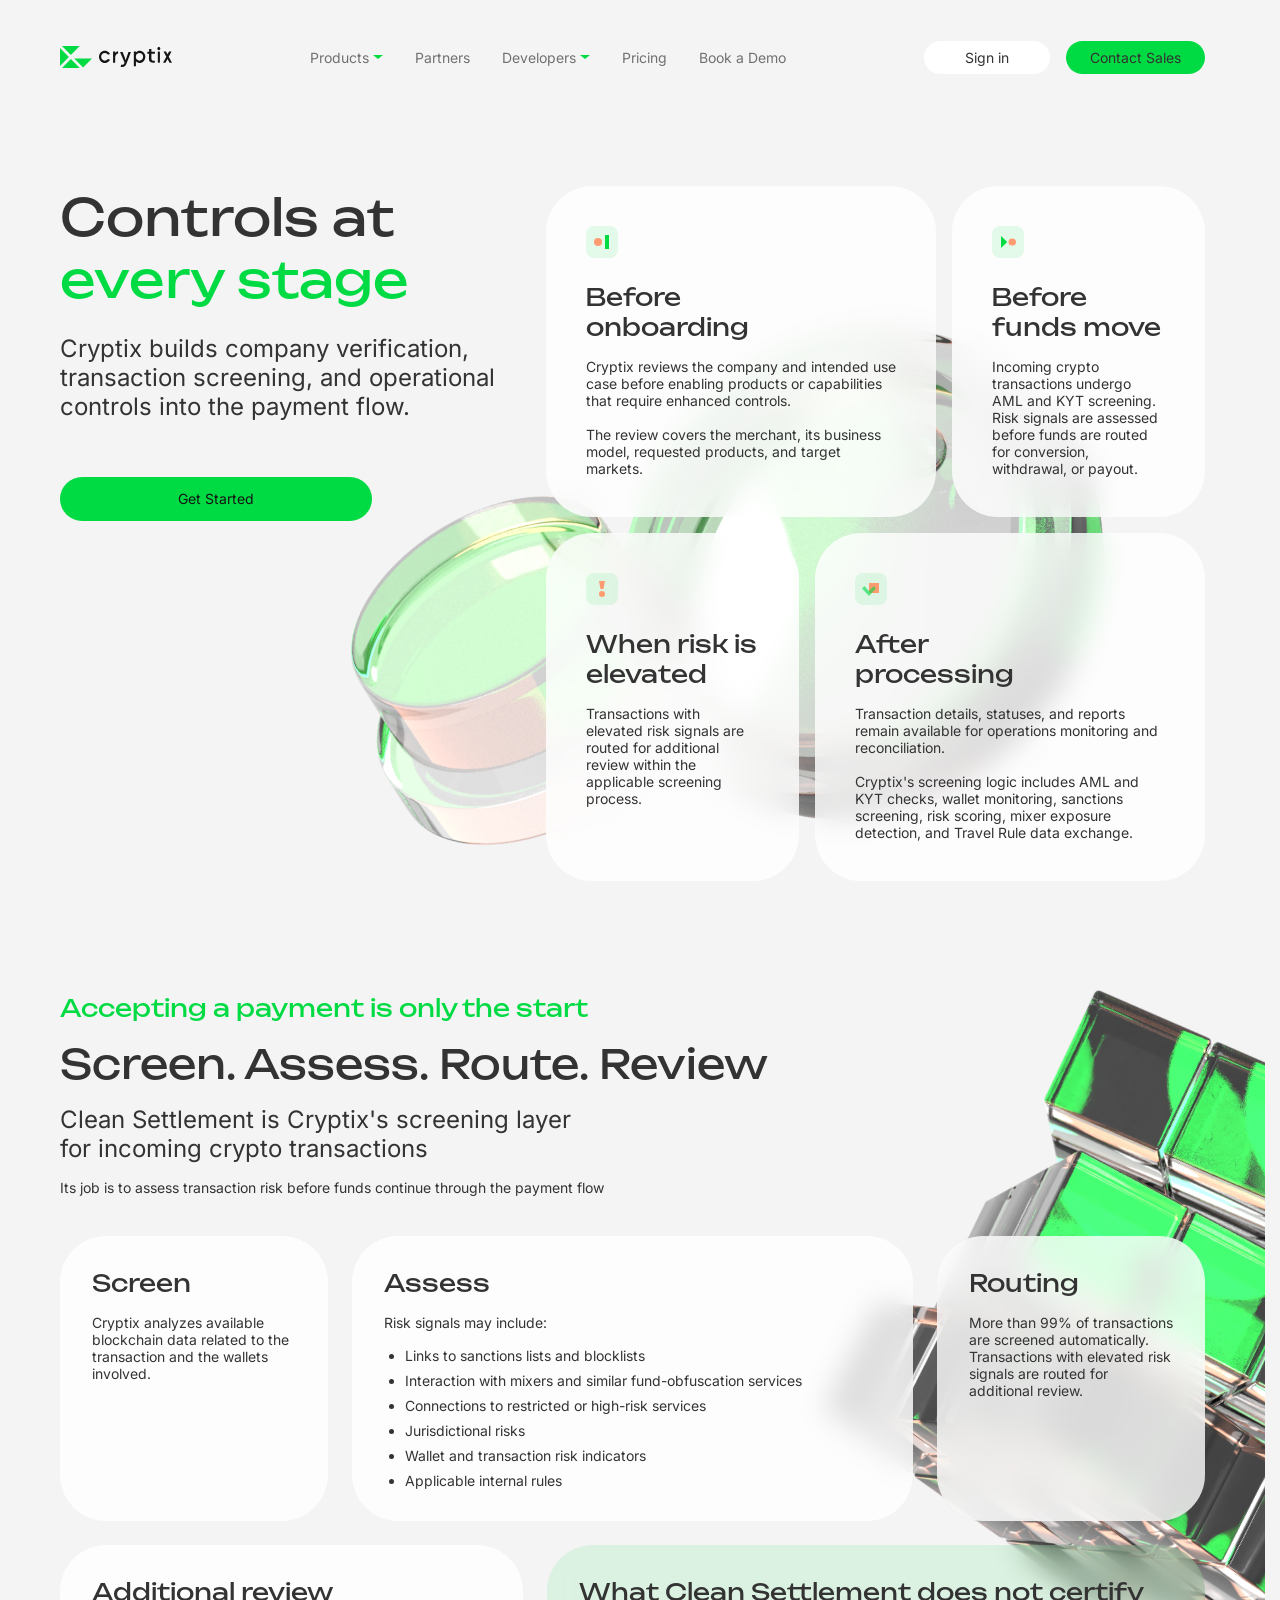
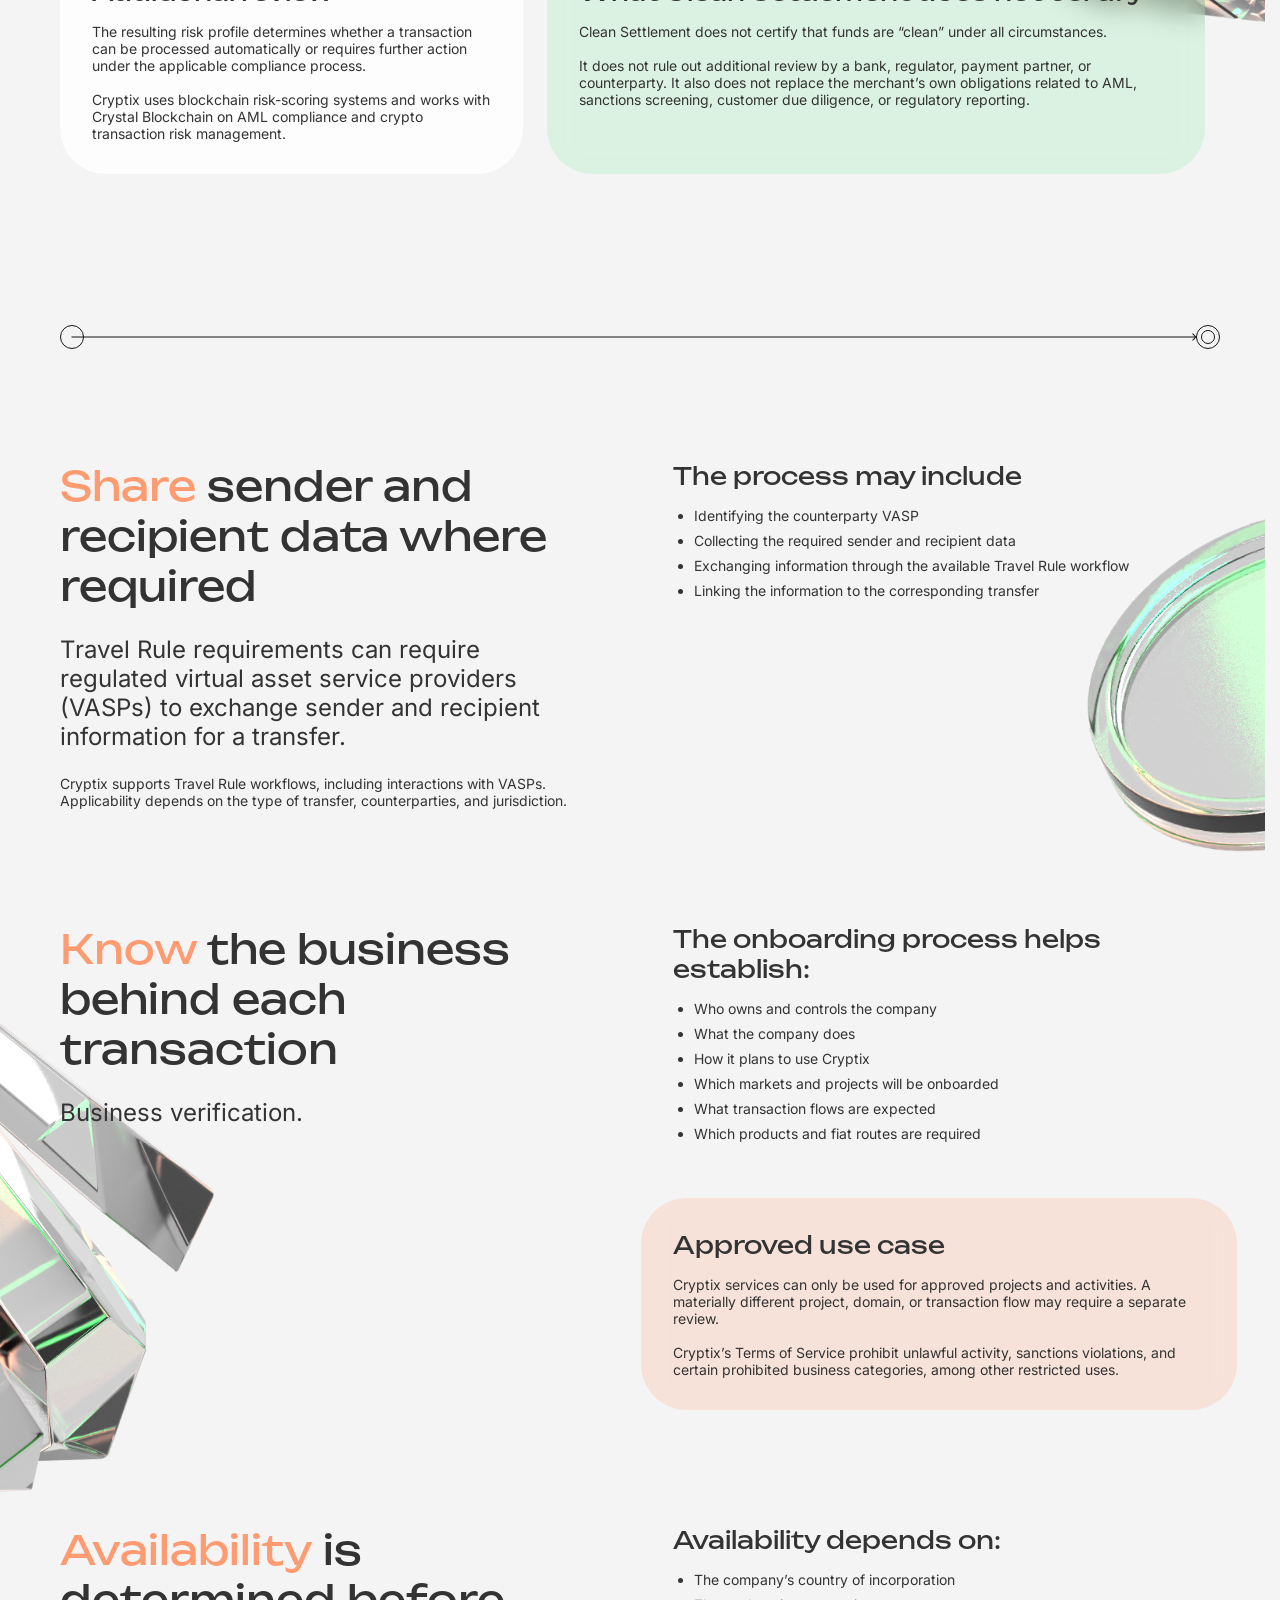
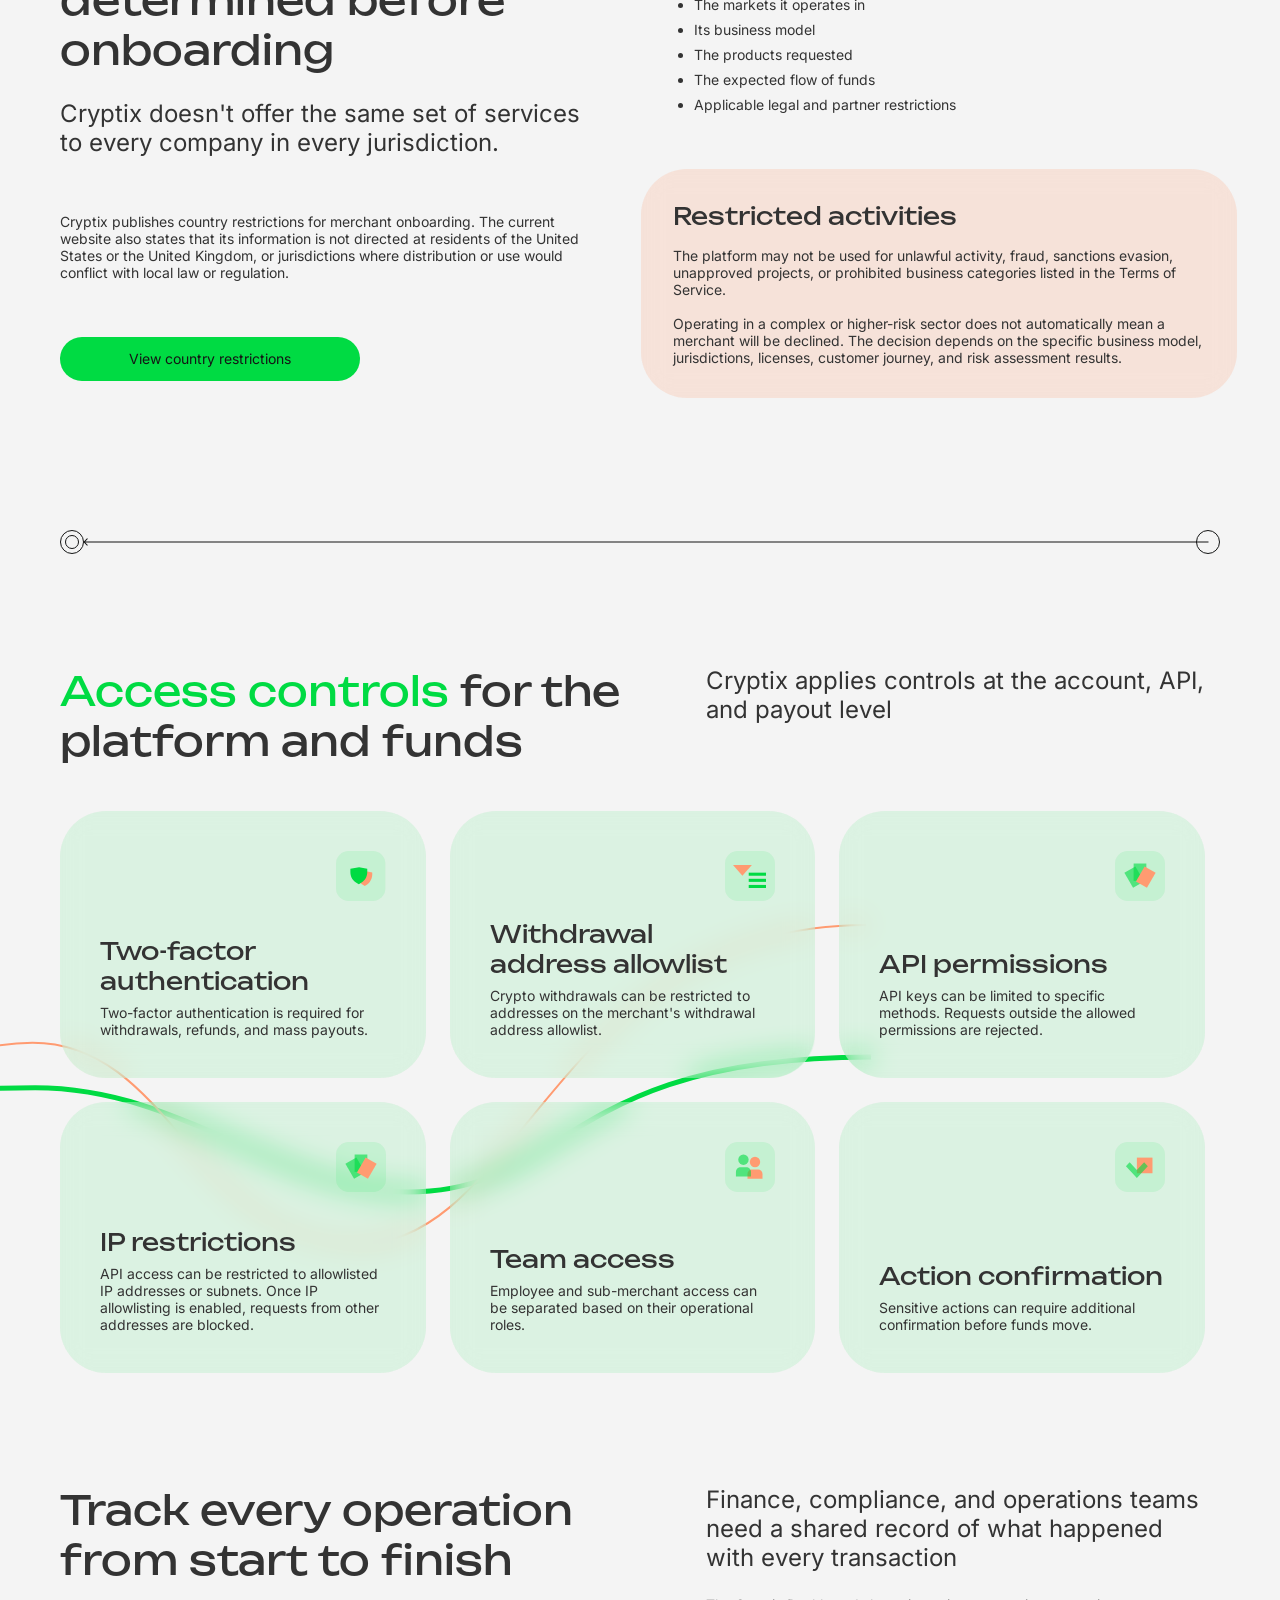
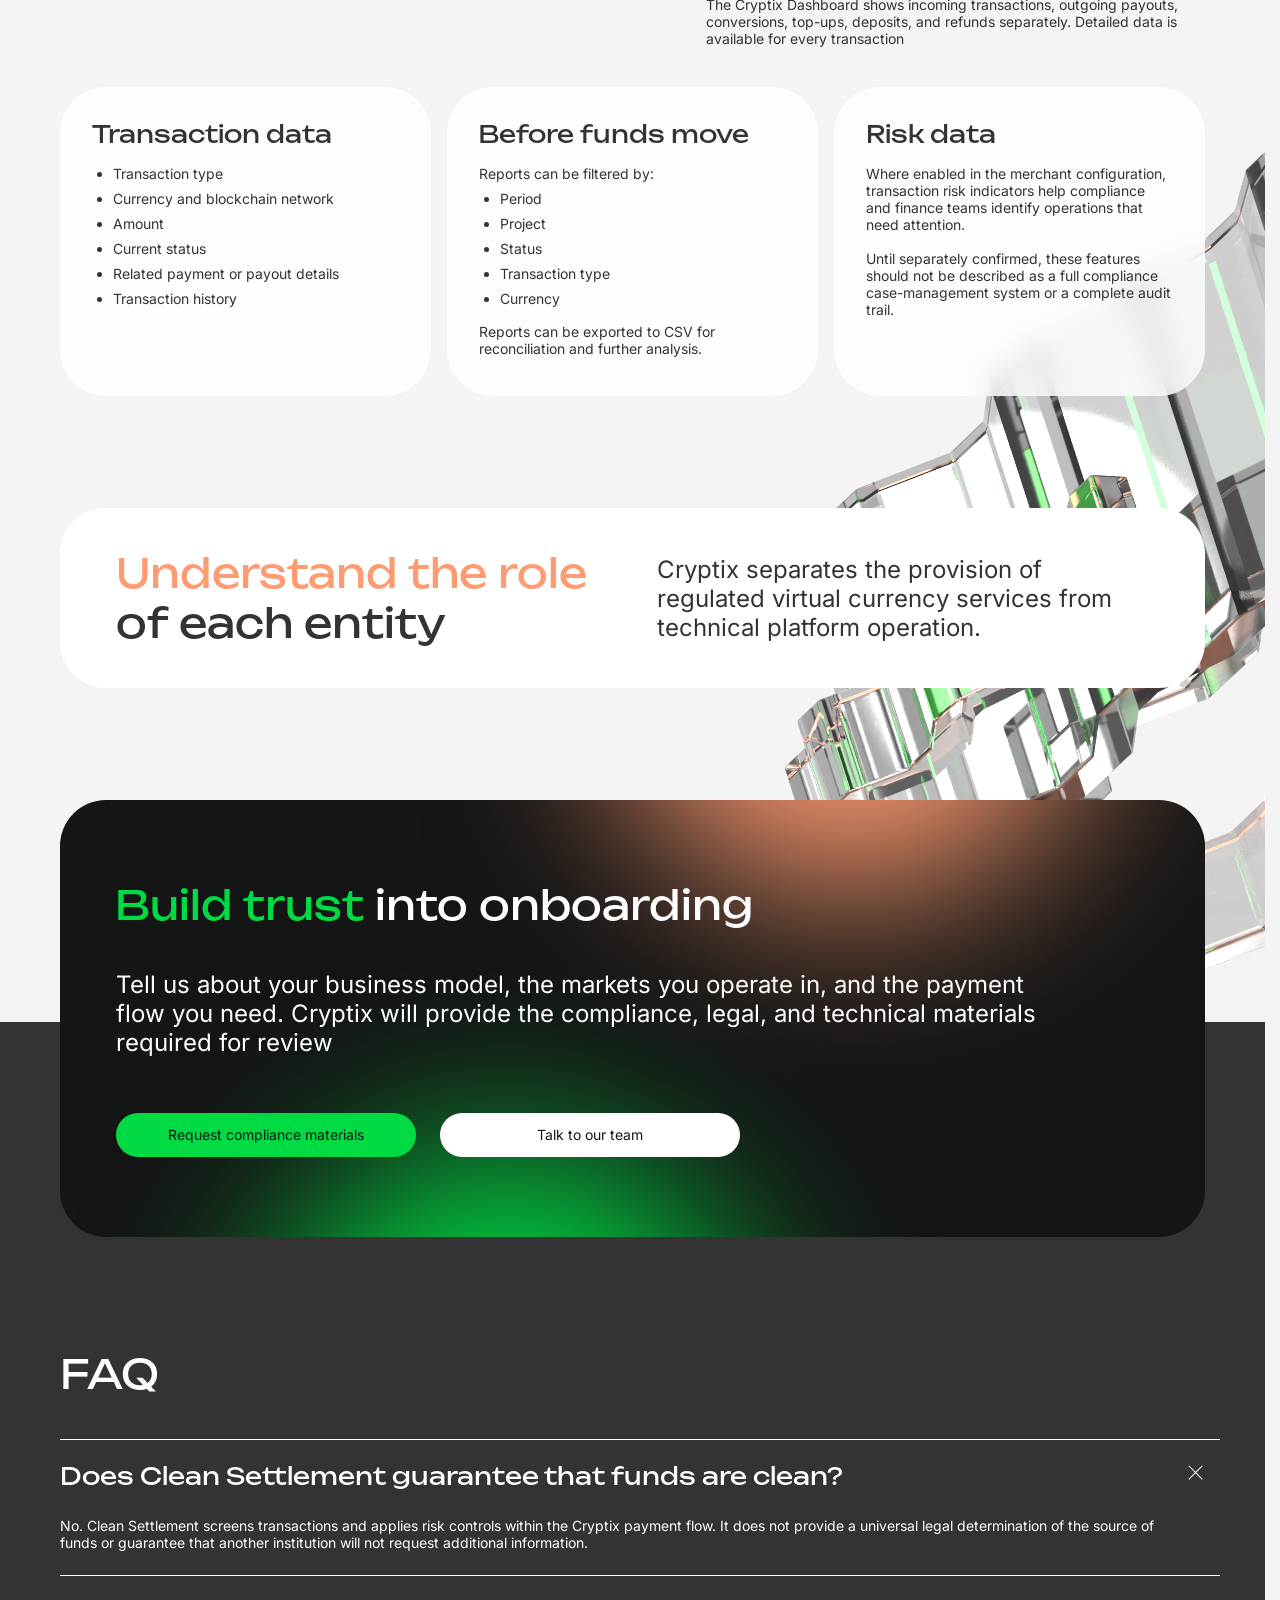
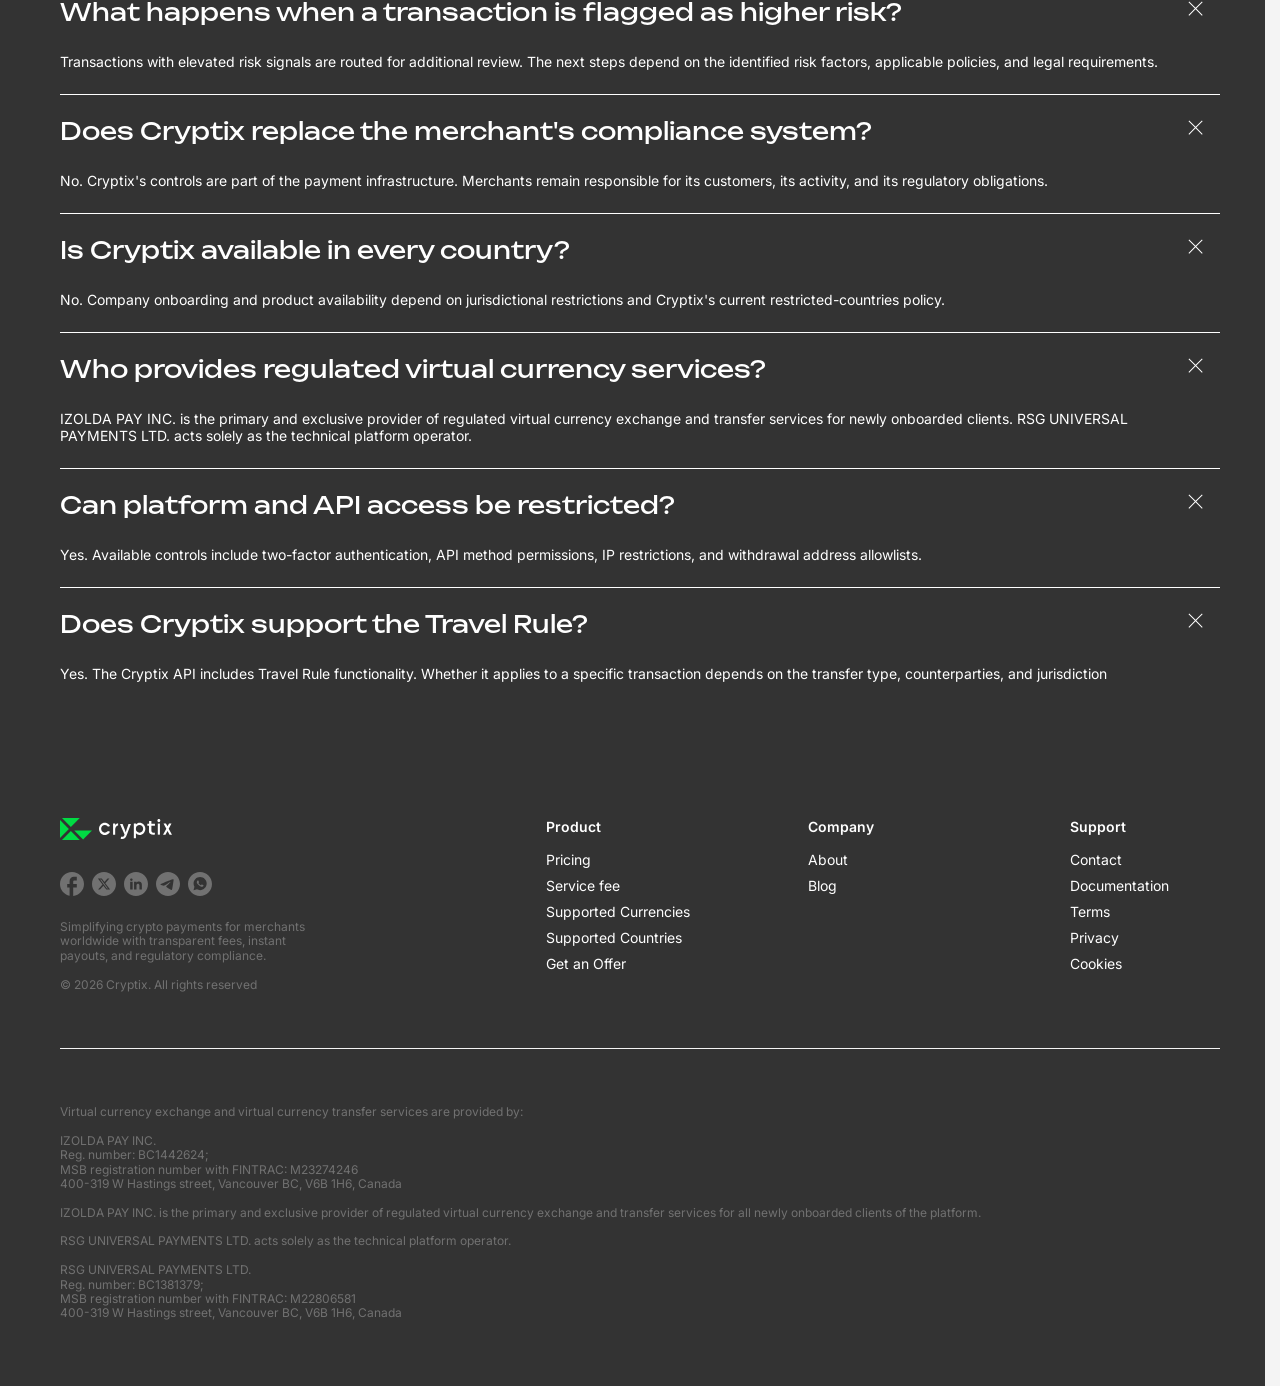
<file: trust-compliance/index.html>
<!DOCTYPE html><html lang="en" dir="ltr" class="home-page trust-page"><head><meta charset="UTF-8"><meta name="viewport" content="width=device-width, initial-scale=1"><meta name="description" content="Company verification, transaction screening, and operational controls built into the Cryptix payment flow."><meta name="theme-color" content="#f5f5f5"><link rel="icon" type="image/svg+xml" href="/favicon.svg"><link rel="preload" href="/fonts/bounded-regular.otf" as="font" type="font/otf" crossorigin><title>Trust &amp; compliance — Cryptix</title><link rel="stylesheet" href="/_astro/Asset.DpmCHRuc.css"><style>.design-split[data-astro-cid-3h6nfe6b]{grid-template-columns:minmax(0,1fr) minmax(0,1fr);gap:80px;display:grid;position:relative}.design-split-intro[data-astro-cid-3h6nfe6b],.design-split-details[data-astro-cid-3h6nfe6b]{min-width:0;position:relative}@media (width<=1023px){.design-split[data-astro-cid-3h6nfe6b]{grid-template-columns:minmax(0,1fr);gap:32px}}
</style><link rel="stylesheet" href="/_astro/trust-compliance.CfMKAkbl.css"><style>.design-list[data-astro-cid-cng2rqmh]{padding-left:21px;line-height:17px;list-style:outside}.design-list[data-astro-cid-cng2rqmh] li[data-astro-cid-cng2rqmh]+li[data-astro-cid-cng2rqmh]{margin-top:8px}
</style></head><body><a href="#main" class="sr-only focus:not-sr-only focus:fixed focus:left-4 focus:top-4 focus:z-50 focus:rounded-full focus:bg-brand focus:px-6 focus:py-3">Skip to content</a><header class="home-header home-container"><a class="home-logo" href="/" aria-label="Cryptix home"><span class="home-logo-full"><img class src="/images/home/desktop-imgGroup1.svg" alt loading="eager" decoding="async"><img class src="/images/home/desktop-imgGroup2.svg" alt loading="eager" decoding="async"></span><img class="home-logo-mobile" src="/images/home/mobile-imgLogo.svg" alt=""></a><nav class="home-desktop-nav" aria-label="Main navigation"><details data-home-dropdown><summary>Products <img class src="/images/home/desktop-imgIcons5.svg" alt loading="eager" decoding="async"></summary><div class="home-dropdown"><a href="/crypto-payment-gateway/">Crypto payment gateway</a><a href="/full-stack-crypto-payments/">Full-stack crypto payments</a><a href="/mass-payouts-off-ramp/">Mass payouts &amp; Off-ramp</a></div></details><a href="/#business-models">Partners</a><a href="/full-stack-crypto-payments/#integrations">Developers <img class src="/images/home/desktop-imgIcons5.svg" alt loading="eager" decoding="async"></a><a href="/pricing/">Pricing</a><a href="#contact">Book a Demo</a></nav><div class="home-header-actions"><a class="home-sign-in" href="https://app.cryptix.io/">Sign in</a><a class="home-sales" href="#contact">Contact Sales</a></div><button id="home-menu-toggle" class="home-menu-toggle" aria-expanded="false" aria-controls="home-mobile-menu" aria-label="Open navigation" data-i18n-open="Open navigation" data-i18n-close="Close navigation"><img src="/images/home/mobile-imgIconsIconBurger.svg" alt=""></button><nav id="home-mobile-menu" hidden aria-label="Mobile navigation"><a href="/">Home</a><a href="/crypto-payment-gateway/">Crypto payment gateway</a><a href="/full-stack-crypto-payments/">Full-stack crypto payments</a><a href="/mass-payouts-off-ramp/">Mass payouts &amp; Off-ramp</a><a href="/pricing/">Pricing</a><a href="/trust-compliance/">Trust &amp; compliance</a><a href="#contact">Contact Sales</a></nav></header><script type="module">var e=document.querySelector(`#home-menu-toggle`),t=document.querySelector(`#home-mobile-menu`),n=()=>{t&&e&&(t.hidden=!0,e.setAttribute(`aria-expanded`,`false`),e.setAttribute(`aria-label`,e.dataset.i18nOpen??`Open navigation`))};e?.addEventListener(`click`,()=>{t&&(t.hidden=!t.hidden,e.setAttribute(`aria-expanded`,String(!t.hidden)),e.setAttribute(`aria-label`,t.hidden?e.dataset.i18nOpen??`Open navigation`:e.dataset.i18nClose??`Close navigation`))}),t?.querySelectorAll(`a`).forEach(e=>e.addEventListener(`click`,n)),document.addEventListener(`keydown`,e=>{e.key===`Escape`&&(n(),document.querySelectorAll(`[data-home-dropdown]`).forEach(e=>e.open=!1))}),document.addEventListener(`click`,e=>document.querySelectorAll(`[data-home-dropdown]`).forEach(t=>{t.contains(e.target)||(t.open=!1)}));</script><main id="main" class="overflow-hidden"><div class="trust-main home-container"><section class="trust-hero"><picture class="trust-hero-art"><source media="(max-width: 1023px)" srcset="/images/trust/desktop-imgRule1.png"><img src="/images/trust/desktop-imgRule1.png" alt decoding="async"></picture><div class="trust-hero-copy"><h1>Controls at <span class="home-green">every stage</span></h1><p class="home-lead">Cryptix builds company verification, transaction screening, and operational controls into the payment flow.</p><a href="#contact" class="btn home-btn">Get Started</a></div><div class="trust-hero-cards"><article class="home-card home-card-white" data-astro-cid-6vhmq7jq><div class="trust-icon trust-icon-onboarding" aria-hidden="true"><i></i><b></b></div><div class="home-card-copy" data-astro-cid-6vhmq7jq><h3 data-astro-cid-6vhmq7jq>Before onboarding</h3><p data-astro-cid-6vhmq7jq>Cryptix reviews the company and intended use case before enabling products or capabilities that require enhanced controls. </p><p data-astro-cid-6vhmq7jq>The review covers the merchant, its business model, requested products, and target markets.</p></div></article><article class="home-card home-card-white" data-astro-cid-6vhmq7jq><div class="trust-icon trust-icon-before-funds" aria-hidden="true"><img src="/images/trust/desktop-imgGroup146.svg" alt decoding="async"></div><div class="home-card-copy" data-astro-cid-6vhmq7jq><h3 data-astro-cid-6vhmq7jq>Before funds move</h3><p data-astro-cid-6vhmq7jq>Incoming crypto transactions undergo AML and KYT screening. Risk signals are assessed before funds are routed for conversion, withdrawal, or payout.</p></div></article><article class="home-card home-card-white" data-astro-cid-6vhmq7jq><div class="trust-icon" aria-hidden="true"><img src="/images/trust/desktop-imgIconsIconRisk.svg" alt decoding="async"></div><div class="home-card-copy" data-astro-cid-6vhmq7jq><h3 data-astro-cid-6vhmq7jq>When risk is elevated</h3><p data-astro-cid-6vhmq7jq>Transactions with elevated risk signals are routed for additional review within the applicable screening process.</p></div></article><article class="home-card home-card-white" data-astro-cid-6vhmq7jq><div class="trust-icon" aria-hidden="true"><img src="/images/trust/desktop-imgIconsIconActionConfirmation.svg" alt decoding="async"></div><div class="home-card-copy" data-astro-cid-6vhmq7jq><h3 data-astro-cid-6vhmq7jq>After processing</h3><p data-astro-cid-6vhmq7jq>Transaction details, statuses, and reports remain available for operations monitoring and reconciliation. </p><p data-astro-cid-6vhmq7jq>Cryptix&#39;s screening logic includes AML and KYT checks, wallet monitoring, sanctions screening, risk scoring, mixer exposure detection, and Travel Rule data exchange.</p></div></article></div></section><section class="trust-screening"><img class="trust-screening-art" src="/images/home/desktop-img32.png" alt decoding="async"><div class="trust-screening-heading"><h3 class="home-green">Accepting a payment is only the start</h3><h2>Screen. Assess. Route. Review</h2><p class="home-lead">Clean Settlement is Cryptix's screening layer for incoming crypto transactions</p><p>Its job is to assess transaction risk before funds continue through the payment flow</p></div><div class="trust-screening-cards"><article class="home-card home-card-white trust-screening-card-0" data-astro-cid-6vhmq7jq><div class="home-card-copy" data-astro-cid-6vhmq7jq><h3 data-astro-cid-6vhmq7jq>Screen</h3><p data-astro-cid-6vhmq7jq>Cryptix analyzes available blockchain data related to the transaction and the wallets involved.</p></div></article><article class="home-card home-card-white trust-screening-card-1" data-astro-cid-6vhmq7jq><div class="home-card-copy" data-astro-cid-6vhmq7jq><h3 data-astro-cid-6vhmq7jq>Assess</h3><p data-astro-cid-6vhmq7jq>Risk signals may include:</p><ul class="design-list" data-astro-cid-cng2rqmh><li data-astro-cid-cng2rqmh>Links to sanctions lists and blocklists</li><li data-astro-cid-cng2rqmh>Interaction with mixers and similar fund-obfuscation services</li><li data-astro-cid-cng2rqmh>Сonnections to restricted or high-risk services</li><li data-astro-cid-cng2rqmh>Jurisdictional risks</li><li data-astro-cid-cng2rqmh>Wallet and transaction risk indicators</li><li data-astro-cid-cng2rqmh>Applicable internal rules</li></ul></div></article><article class="home-card home-card-white trust-screening-card-2" data-astro-cid-6vhmq7jq><div class="home-card-copy" data-astro-cid-6vhmq7jq><h3 data-astro-cid-6vhmq7jq>Routing</h3><p data-astro-cid-6vhmq7jq>More than 99% of transactions are screened automatically. Transactions with elevated risk signals are routed for additional review.</p></div></article><article class="home-card home-card-white trust-screening-card-3" data-astro-cid-6vhmq7jq><div class="home-card-copy" data-astro-cid-6vhmq7jq><h3 data-astro-cid-6vhmq7jq>Additional review</h3><p data-astro-cid-6vhmq7jq>The resulting risk profile determines whether a transaction can be processed automatically or requires further action under the applicable compliance process. </p><p data-astro-cid-6vhmq7jq>Cryptix uses blockchain risk-scoring systems and works with Crystal Blockchain on AML compliance and crypto transaction risk management.</p></div></article><article class="home-card home-card-mint trust-screening-card-4" data-astro-cid-6vhmq7jq><div class="home-card-copy" data-astro-cid-6vhmq7jq><h3 data-astro-cid-6vhmq7jq>What Clean Settlement does not certify</h3><p data-astro-cid-6vhmq7jq>Clean Settlement does not certify that funds are “clean” under all circumstances. </p><p data-astro-cid-6vhmq7jq>It does not rule out additional review by a bank, regulator, payment partner, or counterparty. It also does not replace the merchant’s own obligations related to AML, sanctions screening, customer due diligence, or regulatory reporting.</p></div></article></div></section><div class="trust-rail"><picture><source media="(max-width: 1023px)" srcset="/images/home/mobile-imgGroup95.svg"><img src="/images/home/desktop-imgGroup32.svg" alt decoding="async"></picture></div><div class="trust-policies"><div class="trust-travel-art"><img src="/images/home/mobile-imgB11.png" alt decoding="async"></div><img class="trust-company-art" src="/images/home/desktop-img31.png" alt decoding="async"><section id="travel-rule" class="design-split trust-policy trust-policy-travel-rule" data-astro-cid-3h6nfe6b><div class="design-split-intro" data-astro-cid-3h6nfe6b><h2><span class="home-coral">Share</span> sender and recipient data where required</h2><p class="home-lead">Travel Rule requirements can require regulated virtual asset service providers (VASPs) to exchange sender and recipient information for a transfer.</p><p class="trust-policy-note">Cryptix supports Travel Rule workflows, including interactions with VASPs. Applicability depends on the type of transfer, counterparties, and jurisdiction.</p></div><div class="design-split-details" data-astro-cid-3h6nfe6b><h3>The process may include</h3><ul class="design-list" data-astro-cid-cng2rqmh><li data-astro-cid-cng2rqmh>Identifying the counterparty VASP</li><li data-astro-cid-cng2rqmh>Сollecting the required sender and recipient data</li><li data-astro-cid-cng2rqmh>Exchanging information through the available Travel Rule workflow</li><li data-astro-cid-cng2rqmh>Linking the information to the corresponding transfer</li></ul></div></section><section id="verification" class="design-split trust-policy trust-policy-verification" data-astro-cid-3h6nfe6b><div class="design-split-intro" data-astro-cid-3h6nfe6b><h2><span class="home-coral">Know</span> the business behind each transaction</h2><p class="home-lead">Business verification.</p></div><div class="design-split-details" data-astro-cid-3h6nfe6b><h3>The onboarding process helps establish:</h3><ul class="design-list" data-astro-cid-cng2rqmh><li data-astro-cid-cng2rqmh>Who owns and controls the company</li><li data-astro-cid-cng2rqmh>What the company does</li><li data-astro-cid-cng2rqmh>How it plans to use Cryptix</li><li data-astro-cid-cng2rqmh>Which markets and projects will be onboarded</li><li data-astro-cid-cng2rqmh>What transaction flows are expected</li><li data-astro-cid-cng2rqmh>Which products and fiat routes are required</li></ul><article class="home-card home-card-peach" data-astro-cid-6vhmq7jq><div class="home-card-copy" data-astro-cid-6vhmq7jq><h3 data-astro-cid-6vhmq7jq>Approved use case</h3><p data-astro-cid-6vhmq7jq>Cryptix services can only be used for approved projects and activities. A materially different project, domain, or transaction flow may require a separate review. </p><p data-astro-cid-6vhmq7jq>Cryptix’s Terms of Service prohibit unlawful activity, sanctions violations, and certain prohibited business categories, among other restricted uses.</p></div></article></div></section><section id="availability" class="design-split trust-policy trust-policy-availability" data-astro-cid-3h6nfe6b><div class="design-split-intro" data-astro-cid-3h6nfe6b><h2><span class="home-coral">Availability</span> is determined before onboarding</h2><p class="home-lead">Cryptix doesn&#39;t offer the same set of services to every company in every jurisdiction.</p><p class="trust-policy-note">Cryptix publishes country restrictions for merchant onboarding. The current website also states that its information is not directed at residents of the United States or the United Kingdom, or jurisdictions where distribution or use would conflict with local law or regulation.</p><a href="/full-stack-crypto-payments/#contact" class="btn home-btn">View country restrictions</a></div><div class="design-split-details" data-astro-cid-3h6nfe6b><h3>Availability depends on:</h3><ul class="design-list" data-astro-cid-cng2rqmh><li data-astro-cid-cng2rqmh>The company’s country of incorporation</li><li data-astro-cid-cng2rqmh>The markets it operates in</li><li data-astro-cid-cng2rqmh>Its business model</li><li data-astro-cid-cng2rqmh>The products requested</li><li data-astro-cid-cng2rqmh>The expected flow of funds</li><li data-astro-cid-cng2rqmh>Applicable legal and partner restrictions</li></ul><article class="home-card home-card-peach" data-astro-cid-6vhmq7jq><div class="home-card-copy" data-astro-cid-6vhmq7jq><h3 data-astro-cid-6vhmq7jq>Restricted activities</h3><p data-astro-cid-6vhmq7jq>The platform may not be used for unlawful activity, fraud, sanctions evasion, unapproved projects, or prohibited business categories listed in the Terms of Service. </p><p data-astro-cid-6vhmq7jq>Operating in a complex or higher-risk sector does not automatically mean a merchant will be declined. The decision depends on the specific business model, jurisdictions, licenses, customer journey, and risk assessment results.</p></div></article></div></section></div><div class="trust-rail trust-rail-reverse"><picture><source media="(max-width: 1023px)" srcset="/images/home/mobile-imgGroup95.svg"><img src="/images/stack/desktop-imgGroup33.svg" alt decoding="async"></picture></div><section class="trust-access"><img class="trust-access-ribbon" src="/images/home/desktop-imgGroup124.svg" alt decoding="async"><div class="trust-section-heading"><h2><span class="home-green">Access controls</span> for the platform and funds</h2><p class="home-lead">Cryptix applies controls at the account, API, and payout level</p></div><div class="trust-access-cards"><article class="home-card home-card-mint" data-astro-cid-6vhmq7jq><div class="trust-icon" aria-hidden="true"><img src="/images/stack/desktop-imgIcons13.svg" alt decoding="async"></div><div class="home-card-copy" data-astro-cid-6vhmq7jq><h3 data-astro-cid-6vhmq7jq>Two-factor authentication</h3><p data-astro-cid-6vhmq7jq>Two-factor authentication is required for withdrawals, refunds, and mass payouts.</p></div></article><article class="home-card home-card-mint" data-astro-cid-6vhmq7jq><div class="trust-icon trust-icon-allowlist" aria-hidden="true"><img src="/images/trust/desktop-imgGroup144.svg" alt decoding="async"></div><div class="home-card-copy" data-astro-cid-6vhmq7jq><h3 data-astro-cid-6vhmq7jq>Withdrawal address allowlist</h3><p data-astro-cid-6vhmq7jq>Crypto withdrawals can be restricted to addresses on the merchant&#39;s withdrawal address allowlist.</p></div></article><article class="home-card home-card-mint" data-astro-cid-6vhmq7jq><div class="trust-icon" aria-hidden="true"><img src="/images/home/desktop-imgIcons9.svg" alt decoding="async"></div><div class="home-card-copy" data-astro-cid-6vhmq7jq><h3 data-astro-cid-6vhmq7jq>API permissions</h3><p data-astro-cid-6vhmq7jq>API keys can be limited to specific methods. Requests outside the allowed permissions are rejected.</p></div></article><article class="home-card home-card-mint" data-astro-cid-6vhmq7jq><div class="trust-icon" aria-hidden="true"><img src="/images/home/desktop-imgIcons9.svg" alt decoding="async"></div><div class="home-card-copy" data-astro-cid-6vhmq7jq><h3 data-astro-cid-6vhmq7jq>IP restrictions</h3><p data-astro-cid-6vhmq7jq>API access can be restricted to allowlisted IP addresses or subnets. Once IP allowlisting is enabled, requests from other addresses are blocked.</p></div></article><article class="home-card home-card-mint" data-astro-cid-6vhmq7jq><div class="trust-icon" aria-hidden="true"><img src="/images/trust/desktop-imgIcons7.svg" alt decoding="async"></div><div class="home-card-copy" data-astro-cid-6vhmq7jq><h3 data-astro-cid-6vhmq7jq>Team access</h3><p data-astro-cid-6vhmq7jq>Employee and sub-merchant access can be separated based on their operational roles.</p></div></article><article class="home-card home-card-mint" data-astro-cid-6vhmq7jq><div class="trust-icon" aria-hidden="true"><img src="/images/trust/desktop-imgIcons8.svg" alt decoding="async"></div><div class="home-card-copy" data-astro-cid-6vhmq7jq><h3 data-astro-cid-6vhmq7jq>Action confirmation</h3><p data-astro-cid-6vhmq7jq>Sensitive actions can require additional confirmation before funds move.</p></div></article></div></section><div class="trust-mobile-ribbon"><picture><source media="(max-width: 1023px)" srcset="/images/home/mobile-imgGroup109.svg"><img src="/images/home/desktop-imgGroup124.svg" alt decoding="async"></picture></div><section class="trust-tracking"><img class="trust-tracking-art" src="/images/stack/desktop-imgWay2.png" alt decoding="async"><div class="trust-section-heading"><h2>Track every operation from start to finish</h2><div><p class="home-lead">Finance, compliance, and operations teams need a shared record of what happened with every transaction</p><p class="trust-tracking-description">The Cryptix Dashboard shows incoming transactions, outgoing payouts, conversions, top-ups, deposits, and refunds separately. Detailed data is available for every transaction</p></div></div><div class="trust-tracking-cards"><article class="home-card home-card-white" data-astro-cid-6vhmq7jq><div class="home-card-copy" data-astro-cid-6vhmq7jq><h3 data-astro-cid-6vhmq7jq>Transaction data</h3><ul class="design-list" data-astro-cid-cng2rqmh><li data-astro-cid-cng2rqmh>Transaction type</li><li data-astro-cid-cng2rqmh>Currency and blockchain network</li><li data-astro-cid-cng2rqmh>Amount</li><li data-astro-cid-cng2rqmh>Current status</li><li data-astro-cid-cng2rqmh>Related payment or payout details</li><li data-astro-cid-cng2rqmh>Transaction history</li></ul></div></article><article class="home-card home-card-white" data-astro-cid-6vhmq7jq><div class="home-card-copy" data-astro-cid-6vhmq7jq><h3 data-astro-cid-6vhmq7jq>Before funds move</h3><p data-astro-cid-6vhmq7jq>Reports can be filtered by:</p><ul class="design-list" data-astro-cid-cng2rqmh><li data-astro-cid-cng2rqmh>Period</li><li data-astro-cid-cng2rqmh>Project</li><li data-astro-cid-cng2rqmh>Status</li><li data-astro-cid-cng2rqmh>Transaction type</li><li data-astro-cid-cng2rqmh>Currency</li></ul><p class="trust-tracking-note">Reports can be exported to CSV for reconciliation and further analysis.</p></div></article><article class="home-card home-card-white" data-astro-cid-6vhmq7jq><div class="home-card-copy" data-astro-cid-6vhmq7jq><h3 data-astro-cid-6vhmq7jq>Risk data</h3><p data-astro-cid-6vhmq7jq>Where enabled in the merchant configuration, transaction risk indicators help compliance and finance teams identify operations that need attention. </p><p data-astro-cid-6vhmq7jq>Until separately confirmed, these features should not be described as a full compliance case-management system or a complete audit trail.</p></div></article></div></section><section class="trust-entities"><h2><span class="home-coral">Understand the role</span> of each entity</h2><p class="home-lead">Cryptix separates the provision of regulated virtual currency services from technical platform operation.</p></section><div class="trust-contact-wrap"><section id="contact" class="design-cta trust-contact" data-astro-cid-koq5r5e7><picture class="design-cta-glow design-cta-peach"><source media="(max-width: 1023px)" srcset="/images/trust/mobile-imgEllipse42.svg"><img src="/images/trust/desktop-imgEllipse42.svg" alt decoding="async"></picture><picture class="design-cta-glow design-cta-green"><source media="(max-width: 1023px)" srcset="/images/trust/mobile-imgEllipse61.svg"><img src="/images/trust/desktop-imgEllipse61.svg" alt decoding="async"></picture><div class="design-cta-content" data-astro-cid-koq5r5e7><h2 data-astro-cid-koq5r5e7><span class="home-green">Build trust</span> into onboarding</h2><p class="home-lead" data-astro-cid-koq5r5e7>Tell us about your business model, the markets you operate in, and the payment flow you need. Cryptix will provide the compliance, legal, and technical materials required for review</p><div class="design-cta-actions" data-astro-cid-koq5r5e7><a href="/full-stack-crypto-payments/#contact" class="btn home-btn">Request compliance materials</a><a href="/full-stack-crypto-payments/#contact" class="btn btn-white home-btn">Talk to our team</a></div></div></section></div></div><section id="faq" class="bg-dark py-section-sm text-white trust-faq design-faq"><div class="home-container"><h2 class="mb-9">FAQ</h2><details open class="group border-t border-white/30 py-5"><summary class="flex cursor-pointer list-none items-start justify-between gap-6 text-lead font-semibold">Does Clean Settlement guarantee that funds are clean?<span class="shrink-0 text-2xl font-normal text-brand transition rotate-45 group-open:rotate-0" aria-hidden="true"><img src="/images/trust/desktop-imgIcons9.svg" alt=""></span></summary><img src="/images/trust/desktop-imgVector26.svg" class="faq-separator" alt=""><p class="mt-5 max-w-5xl text-small leading-relaxed text-white/65">No. Clean Settlement screens transactions and applies risk controls within the Cryptix payment flow. It does not provide a universal legal determination of the source of funds or guarantee that another institution will not request additional information.</p></details><details open class="group border-t border-white/30 py-5"><summary class="flex cursor-pointer list-none items-start justify-between gap-6 text-lead font-semibold">What happens when a transaction is flagged as higher risk?<span class="shrink-0 text-2xl font-normal text-brand transition rotate-45 group-open:rotate-0" aria-hidden="true"><img src="/images/trust/desktop-imgIcons9.svg" alt=""></span></summary><img src="/images/trust/desktop-imgVector26.svg" class="faq-separator" alt=""><p class="mt-5 max-w-5xl text-small leading-relaxed text-white/65">Transactions with elevated risk signals are routed for additional review. The next steps depend on the identified risk factors, applicable policies, and legal requirements.</p></details><details open class="group border-t border-white/30 py-5"><summary class="flex cursor-pointer list-none items-start justify-between gap-6 text-lead font-semibold">Does Cryptix replace the merchant&#39;s compliance system?<span class="shrink-0 text-2xl font-normal text-brand transition rotate-45 group-open:rotate-0" aria-hidden="true"><img src="/images/trust/desktop-imgIcons9.svg" alt=""></span></summary><img src="/images/trust/desktop-imgVector26.svg" class="faq-separator" alt=""><p class="mt-5 max-w-5xl text-small leading-relaxed text-white/65">No. Cryptix&#39;s controls are part of the payment infrastructure. Merchants remain responsible for its customers, its activity, and its regulatory obligations.</p></details><details open class="group border-t border-white/30 py-5"><summary class="flex cursor-pointer list-none items-start justify-between gap-6 text-lead font-semibold">Is Cryptix available in every country?<span class="shrink-0 text-2xl font-normal text-brand transition rotate-45 group-open:rotate-0" aria-hidden="true"><img src="/images/trust/desktop-imgIcons9.svg" alt=""></span></summary><img src="/images/trust/desktop-imgVector26.svg" class="faq-separator" alt=""><p class="mt-5 max-w-5xl text-small leading-relaxed text-white/65">No. Company onboarding and product availability depend on jurisdictional restrictions and Cryptix&#39;s current restricted-countries policy.</p></details><details open class="group border-t border-white/30 py-5"><summary class="flex cursor-pointer list-none items-start justify-between gap-6 text-lead font-semibold">Who provides regulated virtual currency services?<span class="shrink-0 text-2xl font-normal text-brand transition rotate-45 group-open:rotate-0" aria-hidden="true"><img src="/images/trust/desktop-imgIcons9.svg" alt=""></span></summary><img src="/images/trust/desktop-imgVector26.svg" class="faq-separator" alt=""><p class="mt-5 max-w-5xl text-small leading-relaxed text-white/65">IZOLDA PAY INC. is the primary and exclusive provider of regulated virtual currency exchange and transfer services for newly onboarded clients. RSG UNIVERSAL PAYMENTS LTD. acts solely as the technical platform operator.</p></details><details open class="group border-t border-white/30 py-5"><summary class="flex cursor-pointer list-none items-start justify-between gap-6 text-lead font-semibold">Can platform and API access be restricted?<span class="shrink-0 text-2xl font-normal text-brand transition rotate-45 group-open:rotate-0" aria-hidden="true"><img src="/images/trust/desktop-imgIcons9.svg" alt=""></span></summary><img src="/images/trust/desktop-imgVector26.svg" class="faq-separator" alt=""><p class="mt-5 max-w-5xl text-small leading-relaxed text-white/65">Yes. Available controls include two-factor authentication, API method permissions, IP restrictions, and withdrawal address allowlists.</p></details><details open class="group border-t border-white/30 py-5"><summary class="flex cursor-pointer list-none items-start justify-between gap-6 text-lead font-semibold">Does Cryptix support the Travel Rule?<span class="shrink-0 text-2xl font-normal text-brand transition rotate-45 group-open:rotate-0" aria-hidden="true"><img src="/images/trust/desktop-imgIcons9.svg" alt=""></span></summary><img src="/images/trust/desktop-imgVector26.svg" class="faq-separator" alt=""><p class="mt-5 max-w-5xl text-small leading-relaxed text-white/65">Yes. The Cryptix API includes Travel Rule functionality. Whether it applies to a specific transaction depends on the transfer type, counterparties, and jurisdiction</p></details></div></section></main><footer class="home-footer"><div class="home-container"><div class="home-footer-top"><div class="home-footer-brand"><a class="home-logo-full" href="/" aria-label="Cryptix home"><img class src="/images/home/desktop-imgGroup1.svg" alt loading="eager" decoding="async"><img class src="/images/home/desktop-imgGroup.svg" alt loading="eager" decoding="async"></a><div class="home-socials" aria-label="Social media"><img class src="/images/home/desktop-imgIcons.svg" alt loading="eager" decoding="async"><img class src="/images/home/desktop-imgIcons1.svg" alt loading="eager" decoding="async"><img class src="/images/home/desktop-imgIcons2.svg" alt loading="eager" decoding="async"><img class src="/images/home/desktop-imgIcons3.svg" alt loading="eager" decoding="async"><img class src="/images/home/desktop-imgIcons4.svg" alt loading="eager" decoding="async"></div><p>Simplifying crypto payments for merchants worldwide with transparent fees, instant payouts, and regulatory compliance.<br><br>© 2026 Cryptix. All rights reserved</p></div><div class="home-footer-links"><div><h3>Product</h3><ul><li><a href="/pricing/">Pricing</a></li><li><a href="/pricing/">Service fee</a></li><li><a href="/full-stack-crypto-payments/#routes">Supported Currencies</a></li><li><a href="/trust-compliance/#availability">Supported Countries</a></li><li><a href="#contact">Get an Offer</a></li></ul></div><div><h3>Company</h3><ul><li><a href="/#why-cryptix">About</a></li><li><a href="#contact">Blog</a></li></ul></div><div><h3>Support</h3><ul><li><a href="#contact">Contact</a></li><li><a href="/full-stack-crypto-payments/#integrations">Documentation</a></li><li><a href="/trust-compliance/">Terms</a></li><li><a href="/trust-compliance/">Privacy</a></li><li><a href="/trust-compliance/">Cookies</a></li></ul></div></div></div><img class="home-footer-rule" src="/images/home/desktop-imgLine.svg" alt loading="eager" decoding="async"><div class="home-legal"><p>Virtual currency exchange and virtual currency transfer services are provided by:</p><p>IZOLDA PAY INC.<br>Reg. number: BC1442624;<br>MSB registration number with FINTRAC: M23274246<br>400-319 W Hastings street, Vancouver BC, V6B 1H6, Canada</p><p>IZOLDA PAY INC. is the primary and exclusive provider of regulated virtual currency exchange and transfer services for all newly onboarded clients of the platform.</p><p>RSG UNIVERSAL PAYMENTS LTD. acts solely as the technical platform operator.</p><p>RSG UNIVERSAL PAYMENTS LTD.<br>Reg. number: BC1381379;<br>MSB registration number with FINTRAC: M22806581<br>400-319 W Hastings street, Vancouver BC, V6B 1H6, Canada</p></div></div></footer></body></html>
</file>
<file: _astro/Asset.DpmCHRuc.css>
@font-face{font-family:Manrope;src:url(/fonts/manrope-regular.ttf)format("truetype");font-style:normal;font-weight:400 500;font-display:swap}@font-face{font-family:Manrope;src:url(/fonts/manrope-semibold.ttf)format("truetype");font-style:normal;font-weight:600 800;font-display:swap}*,:before,:after,::backdrop{--tw-border-spacing-x:0;--tw-border-spacing-y:0;--tw-translate-x:0;--tw-translate-y:0;--tw-rotate:0;--tw-skew-x:0;--tw-skew-y:0;--tw-scale-x:1;--tw-scale-y:1;--tw-pan-x: ;--tw-pan-y: ;--tw-pinch-zoom: ;--tw-scroll-snap-strictness:proximity;--tw-gradient-from-position: ;--tw-gradient-via-position: ;--tw-gradient-to-position: ;--tw-ordinal: ;--tw-slashed-zero: ;--tw-numeric-figure: ;--tw-numeric-spacing: ;--tw-numeric-fraction: ;--tw-ring-inset: ;--tw-ring-offset-width:0px;--tw-ring-offset-color:#fff;--tw-ring-color:#3b82f680;--tw-ring-offset-shadow:0 0 #0000;--tw-ring-shadow:0 0 #0000;--tw-shadow:0 0 #0000;--tw-shadow-colored:0 0 #0000;--tw-blur: ;--tw-brightness: ;--tw-contrast: ;--tw-grayscale: ;--tw-hue-rotate: ;--tw-invert: ;--tw-saturate: ;--tw-sepia: ;--tw-drop-shadow: ;--tw-backdrop-blur: ;--tw-backdrop-brightness: ;--tw-backdrop-contrast: ;--tw-backdrop-grayscale: ;--tw-backdrop-hue-rotate: ;--tw-backdrop-invert: ;--tw-backdrop-opacity: ;--tw-backdrop-saturate: ;--tw-backdrop-sepia: ;--tw-contain-size: ;--tw-contain-layout: ;--tw-contain-paint: ;--tw-contain-style: }*,:before,:after{box-sizing:border-box;border:0 solid #e5e7eb}:before,:after{--tw-content:""}html,:host{-webkit-text-size-adjust:100%;-moz-tab-size:4;-o-tab-size:4;tab-size:4;font-feature-settings:normal;font-variation-settings:normal;-webkit-tap-highlight-color:transparent;font-family:Manrope,Arial,sans-serif;line-height:1.5}body{line-height:inherit;margin:0}hr{height:0;color:inherit;border-top-width:1px}abbr:where([title]){text-decoration:underline dotted}h1,h2,h3,h4,h5,h6{font-size:inherit;font-weight:inherit}a{color:inherit;text-decoration:inherit}b,strong{font-weight:bolder}code,kbd,samp,pre{font-feature-settings:normal;font-variation-settings:normal;font-family:ui-monospace,SFMono-Regular,Menlo,Monaco,Consolas,Liberation Mono,Courier New,monospace;font-size:1em}small{font-size:80%}sub,sup{vertical-align:baseline;font-size:75%;line-height:0;position:relative}sub{bottom:-.25em}sup{top:-.5em}table{text-indent:0;border-color:inherit;border-collapse:collapse}button,input,optgroup,select,textarea{font-feature-settings:inherit;font-variation-settings:inherit;font-family:inherit;font-size:100%;font-weight:inherit;line-height:inherit;letter-spacing:inherit;color:inherit;margin:0;padding:0}button,select{text-transform:none}button,input:where([type=button]),input:where([type=reset]),input:where([type=submit]){-webkit-appearance:button;background-color:#0000;background-image:none}:-moz-focusring{outline:auto}:-moz-ui-invalid{box-shadow:none}progress{vertical-align:baseline}::-webkit-inner-spin-button,::-webkit-outer-spin-button{height:auto}[type=search]{-webkit-appearance:textfield;outline-offset:-2px}::-webkit-search-decoration{-webkit-appearance:none}::-webkit-file-upload-button{-webkit-appearance:button;font:inherit}summary{display:list-item}blockquote,dl,dd,h1,h2,h3,h4,h5,h6,hr,figure,p,pre{margin:0}fieldset{margin:0;padding:0}legend{padding:0}ol,ul,menu{margin:0;padding:0;list-style:none}dialog{padding:0}textarea{resize:vertical}input::-moz-placeholder,textarea::-moz-placeholder{opacity:1;color:#9ca3af}input::placeholder,textarea::placeholder{opacity:1;color:#9ca3af}button,[role=button]{cursor:pointer}:disabled{cursor:default}img,svg,video,canvas,audio,iframe,embed,object{vertical-align:middle;display:block}img,video{max-width:100%;height:auto}[hidden]:where(:not([hidden=until-found])){display:none}html{scroll-behavior:smooth;--tw-bg-opacity:1;background-color:rgb(245 245 245/var(--tw-bg-opacity,1));--tw-text-opacity:1;color:rgb(72 74 72/var(--tw-text-opacity,1));scroll-padding-top:6rem;font-family:Manrope,Arial,sans-serif}body{-webkit-font-smoothing:antialiased;-moz-osx-font-smoothing:grayscale;margin:0;font-size:1rem;line-height:1.5}h1,h2,h3,h4{font-weight:600}h1{letter-spacing:-.045em;font-size:clamp(2.5rem,4.25vw,3.65rem);line-height:1.08}h2{letter-spacing:-.035em;font-size:clamp(1.9rem,3.05vw,2.65rem);line-height:1.13}h3{letter-spacing:-.025em;font-size:1.35rem;line-height:1.2}p{line-height:1.375}button,input,select,textarea{font:inherit}a,button,input,select,summary{outline-offset:4px}a:focus-visible,button:focus-visible,input:focus-visible,select:focus-visible,summary:focus-visible{outline-width:2px;outline-color:#00d439}::-moz-selection{--tw-bg-opacity:1;background-color:rgb(0 212 57/var(--tw-bg-opacity,1));--tw-text-opacity:1;color:rgb(17 20 18/var(--tw-text-opacity,1))}::selection{--tw-bg-opacity:1;background-color:rgb(0 212 57/var(--tw-bg-opacity,1));--tw-text-opacity:1;color:rgb(17 20 18/var(--tw-text-opacity,1))}[id]{scroll-margin-top:6rem}.container-site{width:100%;max-width:1160px;margin-left:auto;margin-right:auto;padding-left:1.5rem;padding-right:1.5rem}@media (width>=1280px){.container-site{padding-left:0;padding-right:0}}.section{padding-top:3.5rem;padding-bottom:3.5rem}@media (width>=768px){.section{padding-top:6rem;padding-bottom:6rem}}.eyebrow{--tw-text-opacity:1;color:rgb(0 212 57/var(--tw-text-opacity,1));margin-bottom:1.25rem;font-size:1.2rem;font-weight:600;line-height:1.4}.copy{max-width:540px;margin-top:1.5rem;font-size:1.2rem;line-height:1.4}.btn{--tw-bg-opacity:1;background-color:rgb(0 212 57/var(--tw-bg-opacity,1));--tw-text-opacity:1;min-height:2.75rem;color:rgb(17 20 18/var(--tw-text-opacity,1));border-radius:9999px;justify-content:center;align-items:center;padding:.75rem 2rem;font-size:.8rem;font-weight:600;line-height:1.5;transition-property:color,background-color,border-color,text-decoration-color,fill,stroke,opacity,box-shadow,transform,filter,backdrop-filter;transition-duration:.2s;transition-timing-function:cubic-bezier(.4,0,.2,1);display:inline-flex}.btn:hover{--tw-bg-opacity:1;background-color:rgb(17 20 18/var(--tw-bg-opacity,1));--tw-text-opacity:1;color:rgb(255 255 255/var(--tw-text-opacity,1))}.btn:focus-visible{--tw-ring-offset-shadow:var(--tw-ring-inset) 0 0 0 var(--tw-ring-offset-width) var(--tw-ring-offset-color);--tw-ring-shadow:var(--tw-ring-inset) 0 0 0 calc(2px + var(--tw-ring-offset-width)) var(--tw-ring-color);box-shadow:var(--tw-ring-offset-shadow), var(--tw-ring-shadow), var(--tw-shadow,0 0 #0000);--tw-ring-opacity:1;--tw-ring-color:rgb(0 212 57/var(--tw-ring-opacity,1));--tw-ring-offset-width:4px}.btn-dark{--tw-bg-opacity:1;background-color:rgb(48 49 48/var(--tw-bg-opacity,1));--tw-text-opacity:1;color:rgb(255 255 255/var(--tw-text-opacity,1))}.btn-dark:hover{--tw-bg-opacity:1;background-color:rgb(0 212 57/var(--tw-bg-opacity,1));--tw-text-opacity:1;color:rgb(17 20 18/var(--tw-text-opacity,1))}.btn-white{--tw-bg-opacity:1;background-color:rgb(255 255 255/var(--tw-bg-opacity,1));--tw-text-opacity:1;color:rgb(72 74 72/var(--tw-text-opacity,1))}.btn-white:hover{--tw-bg-opacity:1;background-color:rgb(221 242 229/var(--tw-bg-opacity,1))}.card{border-radius:2rem;padding:1.75rem}@media (width>=768px){.card{padding:2rem}}.bullet-list>:not([hidden])~:not([hidden]){--tw-space-y-reverse:0;margin-top:calc(.5rem * calc(1 - var(--tw-space-y-reverse)));margin-bottom:calc(.5rem * var(--tw-space-y-reverse))}.bullet-list{font-size:.8rem;line-height:1.5}.bullet-list li{padding-left:1rem;position:relative}.bullet-list li:before{content:"";--tw-bg-opacity:1;background-color:rgb(0 212 57/var(--tw-bg-opacity,1));border-radius:9999px;width:.25rem;height:.25rem;position:absolute;top:.5rem;left:0}.text-content>:not([hidden])~:not([hidden]){--tw-space-y-reverse:0;margin-top:calc(1.75rem * calc(1 - var(--tw-space-y-reverse)));margin-bottom:calc(1.75rem * var(--tw-space-y-reverse))}.text-content h3{margin-bottom:.5rem}.text-content p{font-size:1rem;line-height:1.5}.rail{background-color:#777c7799;width:100%;height:1px;margin-top:1.75rem;margin-bottom:1.75rem;position:relative}.rail:before,.rail:after{content:"";--tw-bg-opacity:1;background-color:rgb(245 245 245/var(--tw-bg-opacity,1));border-width:1px;border-color:#777c77b3;border-radius:9999px;width:.75rem;height:.75rem;position:absolute;top:-.375rem;box-shadow:inset 0 0 0 3px #f5f5f5}.rail:before{left:0}.rail:after{right:0}.nav-link{--tw-text-opacity:1;color:rgb(119 124 119/var(--tw-text-opacity,1));font-size:.8rem;line-height:1.5;transition-property:color,background-color,border-color,text-decoration-color,fill,stroke,opacity,box-shadow,transform,filter,backdrop-filter;transition-duration:.15s;transition-timing-function:cubic-bezier(.4,0,.2,1)}.nav-link:hover{--tw-text-opacity:1;color:rgb(17 20 18/var(--tw-text-opacity,1))}.field{--tw-text-opacity:1;width:100%;color:rgb(255 255 255/var(--tw-text-opacity,1));background-color:#0000;border-width:1px;border-color:#ffffff80;border-radius:.5rem;padding:.75rem 1rem;font-size:.8rem;line-height:1.5;display:block}.field::-moz-placeholder{color:#fff6}.field::placeholder{color:#fff6}.field:focus{--tw-border-opacity:1;border-color:rgb(0 212 57/var(--tw-border-opacity,1));outline-offset:2px;--tw-ring-offset-shadow:var(--tw-ring-inset) 0 0 0 var(--tw-ring-offset-width) var(--tw-ring-offset-color);--tw-ring-shadow:var(--tw-ring-inset) 0 0 0 calc(1px + var(--tw-ring-offset-width)) var(--tw-ring-color);box-shadow:var(--tw-ring-offset-shadow), var(--tw-ring-shadow), var(--tw-shadow,0 0 #0000);--tw-ring-opacity:1;--tw-ring-color:rgb(0 212 57/var(--tw-ring-opacity,1));outline:2px solid #0000}.sr-only{clip:rect(0, 0, 0, 0);white-space:nowrap;border-width:0;width:1px;height:1px;margin:-1px;padding:0;position:absolute;overflow:hidden}.visible{visibility:visible}.fixed{position:fixed}.absolute{position:absolute}.relative{position:relative}.-top-1\.5{top:-.375rem}.left-0{left:0}.top-full{top:100%}.isolate{isolation:isolate}.z-10{z-index:10}.z-40{z-index:40}.col-span-2{grid-column:span 2/span 2}.mb-4{margin-bottom:1rem}.mb-5{margin-bottom:1.25rem}.mb-6{margin-bottom:1.5rem}.mb-7{margin-bottom:1.75rem}.mb-8{margin-bottom:2rem}.mb-9{margin-bottom:2.25rem}.ml-auto{margin-left:auto}.mr-4{margin-right:1rem}.mt-1{margin-top:.25rem}.mt-10{margin-top:2.5rem}.mt-12{margin-top:3rem}.mt-2{margin-top:.5rem}.mt-3{margin-top:.75rem}.mt-4{margin-top:1rem}.mt-5{margin-top:1.25rem}.mt-6{margin-top:1.5rem}.mt-7{margin-top:1.75rem}.mt-8{margin-top:2rem}.mt-9{margin-top:2.25rem}.block{display:block}.flex{display:flex}.inline-flex{display:inline-flex}.grid{display:grid}.hidden{display:none}.h-10{height:2.5rem}.h-11{height:2.75rem}.h-16{height:4rem}.h-3{height:.75rem}.h-px{height:1px}.min-h-24{min-height:6rem}.w-10{width:2.5rem}.w-11{width:2.75rem}.w-16{width:4rem}.w-3{width:.75rem}.w-80{width:20rem}.w-full{width:100%}.min-w-60{min-width:15rem}.max-w-2xl{max-width:42rem}.max-w-3xl{max-width:48rem}.max-w-5xl{max-width:64rem}.max-w-60{max-width:15rem}.max-w-copy{max-width:540px}.flex-1{flex:1}.shrink-0{flex-shrink:0}.rotate-45{--tw-rotate:45deg;transform:translate(var(--tw-translate-x), var(--tw-translate-y)) rotate(var(--tw-rotate)) skewX(var(--tw-skew-x)) skewY(var(--tw-skew-y)) scaleX(var(--tw-scale-x)) scaleY(var(--tw-scale-y))}.cursor-pointer{cursor:pointer}.list-none{list-style-type:none}.grid-cols-2{grid-template-columns:repeat(2,minmax(0,1fr))}.grid-cols-3{grid-template-columns:repeat(3,minmax(0,1fr))}.grid-cols-4{grid-template-columns:repeat(4,minmax(0,1fr))}.flex-col{flex-direction:column}.flex-wrap{flex-wrap:wrap}.items-start{align-items:flex-start}.items-center{align-items:center}.justify-center{justify-content:center}.justify-between{justify-content:space-between}.gap-1{gap:.25rem}.gap-10{gap:2.5rem}.gap-12{gap:3rem}.gap-2{gap:.5rem}.gap-3{gap:.75rem}.gap-5{gap:1.25rem}.gap-6{gap:1.5rem}.gap-7{gap:1.75rem}.gap-8{gap:2rem}.gap-x-7{-moz-column-gap:1.75rem;column-gap:1.75rem}.gap-y-4{row-gap:1rem}.space-y-3>:not([hidden])~:not([hidden]){--tw-space-y-reverse:0;margin-top:calc(.75rem * calc(1 - var(--tw-space-y-reverse)));margin-bottom:calc(.75rem * var(--tw-space-y-reverse))}.space-y-4>:not([hidden])~:not([hidden]){--tw-space-y-reverse:0;margin-top:calc(1rem * calc(1 - var(--tw-space-y-reverse)));margin-bottom:calc(1rem * var(--tw-space-y-reverse))}.self-end{align-self:flex-end}.overflow-hidden{overflow:hidden}.rounded-2xl{border-radius:1rem}.rounded-full{border-radius:9999px}.rounded-panel{border-radius:2.5rem}.rounded-xl{border-radius:.75rem}.border{border-width:1px}.border-b{border-bottom-width:1px}.border-l-4{border-left-width:4px}.border-t{border-top-width:1px}.border-brand{--tw-border-opacity:1;border-color:rgb(0 212 57/var(--tw-border-opacity,1))}.border-brand\/50{border-color:#00d43980}.border-line{--tw-border-opacity:1;border-color:rgb(198 202 198/var(--tw-border-opacity,1))}.border-line\/30{border-color:#c6cac64d}.border-line\/50{border-color:#c6cac680}.border-line\/60{border-color:#c6cac699}.border-white\/20{border-color:#fff3}.border-white\/30{border-color:#ffffff4d}.border-white\/70{border-color:#ffffffb3}.bg-brand{--tw-bg-opacity:1;background-color:rgb(0 212 57/var(--tw-bg-opacity,1))}.bg-brand\/10{background-color:#00d4391a}.bg-brand\/20{background-color:#00d43933}.bg-dark{--tw-bg-opacity:1;background-color:rgb(48 49 48/var(--tw-bg-opacity,1))}.bg-ink{--tw-bg-opacity:1;background-color:rgb(17 20 18/var(--tw-bg-opacity,1))}.bg-mint{--tw-bg-opacity:1;background-color:rgb(221 242 229/var(--tw-bg-opacity,1))}.bg-peach{--tw-bg-opacity:1;background-color:rgb(247 227 219/var(--tw-bg-opacity,1))}.bg-surface{--tw-bg-opacity:1;background-color:rgb(245 245 245/var(--tw-bg-opacity,1))}.bg-white{--tw-bg-opacity:1;background-color:rgb(255 255 255/var(--tw-bg-opacity,1))}.bg-white\/50{background-color:#ffffff80}.bg-white\/70{background-color:#ffffffb3}.p-3{padding:.75rem}.p-4{padding:1rem}.px-6{padding-left:1.5rem;padding-right:1.5rem}.px-7{padding-left:1.75rem;padding-right:1.75rem}.px-gutter{padding-left:1.5rem;padding-right:1.5rem}.py-10{padding-top:2.5rem;padding-bottom:2.5rem}.py-2{padding-top:.5rem;padding-bottom:.5rem}.py-4{padding-top:1rem;padding-bottom:1rem}.py-5{padding-top:1.25rem;padding-bottom:1.25rem}.py-section{padding-top:6rem;padding-bottom:6rem}.py-section-sm{padding-top:3.5rem;padding-bottom:3.5rem}.pb-10{padding-bottom:2.5rem}.pb-14{padding-bottom:3.5rem}.pb-5{padding-bottom:1.25rem}.pb-6{padding-bottom:1.5rem}.pl-5{padding-left:1.25rem}.pt-16{padding-top:4rem}.pt-8{padding-top:2rem}.text-2xl{font-size:1.5rem;line-height:2rem}.text-4xl{font-size:2.25rem;line-height:2.5rem}.text-body{font-size:1rem;line-height:1.5}.text-lead{font-size:1.2rem;line-height:1.4}.text-small{font-size:.8rem;line-height:1.5}.text-xl{font-size:1.25rem;line-height:1.75rem}.text-xs{font-size:.75rem;line-height:1rem}.font-normal{font-weight:400}.font-semibold{font-weight:600}.leading-relaxed{line-height:1.625}.tracking-tight{letter-spacing:-.025em}.text-brand{--tw-text-opacity:1;color:rgb(0 212 57/var(--tw-text-opacity,1))}.text-coral{--tw-text-opacity:1;color:rgb(255 157 126/var(--tw-text-opacity,1))}.text-ink{--tw-text-opacity:1;color:rgb(17 20 18/var(--tw-text-opacity,1))}.text-mint{--tw-text-opacity:1;color:rgb(221 242 229/var(--tw-text-opacity,1))}.text-muted{--tw-text-opacity:1;color:rgb(119 124 119/var(--tw-text-opacity,1))}.text-white{--tw-text-opacity:1;color:rgb(255 255 255/var(--tw-text-opacity,1))}.text-white\/35{color:#ffffff59}.text-white\/40{color:#fff6}.text-white\/50{color:#ffffff80}.text-white\/65{color:#ffffffa6}.text-white\/70{color:#ffffffb3}.text-white\/80{color:#fffc}.shadow-soft{--tw-shadow:0 12px 40px #122a180f;--tw-shadow-colored:0 12px 40px var(--tw-shadow-color);box-shadow:var(--tw-ring-offset-shadow,0 0 #0000), var(--tw-ring-shadow,0 0 #0000), var(--tw-shadow)}.outline{outline-style:solid}.filter{filter:var(--tw-blur) var(--tw-brightness) var(--tw-contrast) var(--tw-grayscale) var(--tw-hue-rotate) var(--tw-invert) var(--tw-saturate) var(--tw-sepia) var(--tw-drop-shadow)}.transition{transition-property:color,background-color,border-color,text-decoration-color,fill,stroke,opacity,box-shadow,transform,filter,backdrop-filter;transition-duration:.15s;transition-timing-function:cubic-bezier(.4,0,.2,1)}.art{pointer-events:none;isolation:isolate;min-height:340px;position:relative}.art-orb{aspect-ratio:1;clip-path:polygon(27% 0,76% 8%,100% 43%,78% 100%,20% 88%,0 47%);filter:drop-shadow(0 20px 12px #60726622);background:conic-gradient(from 20deg at 48% 48%,#263b31 0deg,#e3ffe6 35deg,#98a99c 37deg,#f4f5f2 73deg,#74ef9b 75deg,#e5e7e1 115deg,#ffcab5 117deg,#d4d7cc 158deg,#4f5950 160deg,#faf9f0 196deg,#8d998d 198deg,#c9fad1 240deg,#1f3628 242deg,#e6e9de 290deg,#f6d4c8 292deg,#263b31 360deg);width:68%;position:absolute;top:5%;left:15%;transform:rotate(-19deg)}.art-orb:after{content:"";clip-path:polygon(0 0,100% 12%,74% 100%,9% 70%);background:linear-gradient(135deg,#ebfff170,#ffffffb3 30%,#00ef5030 60%,#ffc8b950);border:3px solid #efffea;position:absolute;inset:17%;transform:rotate(8deg)}.art-ring{background:linear-gradient(125deg,#d8ffe3a6,#f7f7ec40 40%,#d9f9db80) padding-box padding-box,conic-gradient(#aaa,#faffed,#63776a,#f6eee5,#91faab,#fff,#777,#ecfce8,#aaa) border-box;border:13px solid #0000;border-radius:50%;width:150px;height:170px;position:absolute;transform:rotate(30deg)skewY(-20deg);box-shadow:inset 3px 0 #f9fff1,inset -4px -2px #829488,5px 5px #525d5350,9px 6px #d0d6ce}.art-gem .art-ring:nth-child(2){width:145px;height:90px;bottom:0;left:0;transform:rotate(-25deg)}.art-gem .art-ring:nth-child(3){width:85px;height:115px;top:0;right:-6%}.art-gem .art-ring:nth-child(4){width:125px;height:130px;top:42%;right:-9%}.art-rings{min-height:270px;transform:rotate(-12deg)}.art-rings .art-ring{background:linear-gradient(120deg,#dfffe52b,#fff0 55%,#ffceb533) padding-box padding-box,conic-gradient(#4a514a,#fff,#c4ffc8,#666,#f9f4e6,#a4b0a5,#fff,#777,#4a514a) border-box;width:125px;height:230px;top:10%;transform:rotate(24deg)skewY(-24deg)}.art-rings .art-ring:first-child{left:2%}.art-rings .art-ring:nth-child(2){top:5%;left:22%}.art-rings .art-ring:nth-child(3){top:0;left:43%}.art-rings .art-ring:nth-child(4){top:-5%;left:64%}.art-frames{transform:rotate(-24deg)}.glass-frame{background:linear-gradient(135deg,#c2ffd080,#fff2 45%,#00e13860) padding-box padding-box,linear-gradient(125deg,#59665c,#f7fff3 15%,#919b90 24%,#f8ebe5 45%,#5a6d5c 55%,#d8f6d1 75%,#4e5950) border-box;border:12px solid #0000;width:47%;height:34%;position:absolute;transform:skewY(12deg);box-shadow:inset 2px 2px #efffe6,5px 9px #86978760}.glass-frame:first-child{top:0;left:38%}.glass-frame:nth-child(2){top:26%;left:9%}.glass-frame:nth-child(3){top:28%;left:55%}.glass-frame:nth-child(4){top:56%;left:0}.glass-frame:nth-child(5){top:60%;left:45%}.glass-frame:nth-child(6){top:55%;left:80%}.art-stack .art-ring{border-width:23px;width:60%;height:83%;top:0;left:22%;transform:rotate(18deg)skewY(-12deg)}.art-stack .art-ring:nth-child(2){opacity:.7;top:12%;left:35%}.art-stack .glass-frame{z-index:-1;background:linear-gradient(120deg,#e4e7de30,#fff1) padding-box padding-box,linear-gradient(130deg,#b9c4b5,#f4f9ed,#a3b3a3) border-box;width:75%;height:65%;top:40%;left:20%}.step-panel{background:radial-gradient(at 75% -15%,#ffac87b3,#0000 32%),radial-gradient(at 75% 115%,#00df43,#0000 42%),#111412}.ribbon{position:relative}.ribbon:before{content:"";z-index:-1;border-top:3px solid #00d439;border-bottom:7px solid #ffa17e;border-radius:50%;width:125%;height:150px;position:absolute;top:40%;left:-10%;transform:rotate(-9deg)}.contact-grid{opacity:.42;background:radial-gradient(at 35% 30%,#00dd49,#0000 60%),repeating-linear-gradient(0deg,#0000 0 28px,#97c5a344 29px 30px),repeating-linear-gradient(90deg,#0000 0 28px,#97c5a344 29px 30px);width:650px;height:480px;position:absolute;bottom:0;left:-200px;transform:perspective(450px)rotateX(50deg)rotate(-14deg);-webkit-mask-image:linear-gradient(#000,#0000);mask-image:linear-gradient(#000,#0000)}.hero-chip{z-index:10;--tw-shadow:0 12px 40px #122a180f;--tw-shadow-colored:0 12px 40px var(--tw-shadow-color);box-shadow:var(--tw-ring-offset-shadow,0 0 #0000), var(--tw-ring-shadow,0 0 #0000), var(--tw-shadow);--tw-backdrop-blur:blur(4px);backdrop-filter:var(--tw-backdrop-blur) var(--tw-backdrop-brightness) var(--tw-backdrop-contrast) var(--tw-backdrop-grayscale) var(--tw-backdrop-hue-rotate) var(--tw-backdrop-invert) var(--tw-backdrop-opacity) var(--tw-backdrop-saturate) var(--tw-backdrop-sepia);white-space:nowrap;background-color:#ddf2e5f2;border-radius:9999px;padding:1.25rem 1.75rem;font-size:1.2rem;font-weight:600;line-height:1.4;position:absolute}.hero-chip:before{content:"";--tw-bg-opacity:1;background-color:rgb(0 212 57/var(--tw-bg-opacity,1));border-radius:9999px;width:.75rem;height:.75rem;margin-right:1rem;display:inline-block}@media (width<=767px){.art{min-height:270px}.art-rings{min-height:230px}.art-ring{scale:.8}.hero-chip{padding:.75rem 1rem;font-size:.8rem;line-height:1.5}.art-gem .art-ring:nth-child(3),.art-gem .art-ring:nth-child(4){right:0}.ribbon:before{width:100%;left:0}.contact-grid{opacity:.2}.art-rings .art-ring{width:105px;height:190px}}@media (prefers-reduced-motion:reduce){html{scroll-behavior:auto}*,:before,:after{transition:none!important;animation:none!important}}.art-rings .art-ring,.art-stack .art-ring{-webkit-mask-image:radial-gradient(closest-side,#0000 calc(100% - 17px),#000 calc(100% - 15px));mask-image:radial-gradient(closest-side,#0000 calc(100% - 17px),#000 calc(100% - 15px))}.before\:mr-2:before{content:var(--tw-content);margin-right:.5rem}.before\:text-brand:before{content:var(--tw-content);--tw-text-opacity:1;color:rgb(0 212 57/var(--tw-text-opacity,1))}.before\:content-\[\'•\'\]:before{--tw-content:"•";content:var(--tw-content)}.after\:ml-2:after{content:var(--tw-content);margin-left:.5rem}.after\:text-brand:after{content:var(--tw-content);--tw-text-opacity:1;color:rgb(0 212 57/var(--tw-text-opacity,1))}.after\:content-\[\'↗\'\]:after{--tw-content:"↗";content:var(--tw-content)}.hover\:bg-mint:hover{--tw-bg-opacity:1;background-color:rgb(221 242 229/var(--tw-bg-opacity,1))}.hover\:text-brand:hover{--tw-text-opacity:1;color:rgb(0 212 57/var(--tw-text-opacity,1))}.focus\:not-sr-only:focus{clip:auto;white-space:normal;width:auto;height:auto;margin:0;padding:0;position:static;overflow:visible}.focus\:fixed:focus{position:fixed}.focus\:left-4:focus{left:1rem}.focus\:top-4:focus{top:1rem}.focus\:z-50:focus{z-index:50}.focus\:rounded-full:focus{border-radius:9999px}.focus\:bg-brand:focus{--tw-bg-opacity:1;background-color:rgb(0 212 57/var(--tw-bg-opacity,1))}.focus\:px-6:focus{padding-left:1.5rem;padding-right:1.5rem}.focus\:py-3:focus{padding-top:.75rem;padding-bottom:.75rem}.group[open] .group-open\:rotate-0{--tw-rotate:0deg;transform:translate(var(--tw-translate-x), var(--tw-translate-y)) rotate(var(--tw-rotate)) skewX(var(--tw-skew-x)) skewY(var(--tw-skew-y)) scaleX(var(--tw-scale-x)) scaleY(var(--tw-scale-y))}.group[open] .group-open\:rotate-180{--tw-rotate:180deg;transform:translate(var(--tw-translate-x), var(--tw-translate-y)) rotate(var(--tw-rotate)) skewX(var(--tw-skew-x)) skewY(var(--tw-skew-y)) scaleX(var(--tw-scale-x)) scaleY(var(--tw-scale-y))}.group[open] .group-open\:rotate-45{--tw-rotate:45deg;transform:translate(var(--tw-translate-x), var(--tw-translate-y)) rotate(var(--tw-rotate)) skewX(var(--tw-skew-x)) skewY(var(--tw-skew-y)) scaleX(var(--tw-scale-x)) scaleY(var(--tw-scale-y))}@media (width>=640px){.sm\:grid-cols-2{grid-template-columns:repeat(2,minmax(0,1fr))}}@media (width>=768px){.md\:col-span-2{grid-column:span 2/span 2}.md\:block{display:block}.md\:min-h-artwork{min-height:440px}.md\:min-h-hero{min-height:420px}.md\:grid-cols-2{grid-template-columns:repeat(2,minmax(0,1fr))}.md\:grid-cols-3{grid-template-columns:repeat(3,minmax(0,1fr))}.md\:gap-16{gap:4rem}.md\:p-14{padding:3.5rem}.md\:pb-16{padding-bottom:4rem}.md\:pt-16{padding-top:4rem}}@media (width>=1024px){.lg\:flex{display:flex}.lg\:hidden{display:none}.lg\:grid-cols-4{grid-template-columns:repeat(4,minmax(0,1fr))}.lg\:grid-cols-\[2fr_1\.5fr_1fr_1fr\]{grid-template-columns:2fr 1.5fr 1fr 1fr}}.language-switcher[data-astro-cid-kg4nsxoq]{position:relative}summary[data-astro-cid-kg4nsxoq]{cursor:pointer}nav[data-astro-cid-kg4nsxoq]{z-index:50;background:#fff;border-radius:1rem;min-width:9rem;padding:1rem;position:absolute;top:100%;right:0}a[data-astro-cid-kg4nsxoq]{padding:.5rem;display:block}[data-astro-cid-kg4nsxoq][aria-current=true]{font-weight:700}@font-face{font-family:Bounded;src:url(/fonts/bounded-regular.otf)format("opentype");font-weight:400;font-style:normal;font-display:swap}@font-face{font-family:Inter;src:url(/fonts/inter-regular.ttf)format("truetype");font-weight:400;font-style:normal;font-display:swap}@font-face{font-family:Inter;src:url(/fonts/inter-semibold.ttf)format("truetype");font-weight:600;font-style:normal;font-display:swap}.home-page{scrollbar-gutter:stable;--home-green:#00db43;--home-surface:#f4f4f4;--home-dark:#333;--home-ink:#141515;--home-coral:#ff9b71;--home-muted:#717171;background:var(--home-surface)}.home-page body{color:var(--home-dark);background:var(--home-surface);font-family:Inter,Arial,sans-serif;font-size:14px;line-height:1.2}.home-page h1,.home-page h2,.home-page h3{letter-spacing:0;margin:0;font-family:Bounded,Arial,sans-serif;font-weight:400}.home-page h1{font-size:50px;line-height:1.24}.home-page h2{font-size:40px;line-height:1.25}.home-page h3{font-size:24px;line-height:1.25}.home-page p{margin:0;line-height:1.2}.home-page img{flex-shrink:0;max-width:none}.home-page picture{flex-shrink:0;display:block}.home-container{width:calc(100% - 120px);max-width:1160px;margin-inline:auto;position:relative}.home-main{flex-direction:column;gap:112px;padding-top:112px;padding-bottom:112px;display:flex}.home-main>section,.home-main>.home-separator{flex-shrink:0;width:100%;position:relative}.home-green{color:var(--home-green)}.home-coral{color:var(--home-coral)}.home-page .home-lead{font-size:24px;line-height:1.2}.home-page .home-btn{background:var(--home-green);width:300px;max-width:100%;height:44px;min-height:44px;color:var(--home-ink);white-space:nowrap;border-radius:40px;padding:12px 20px;font:400 14px/1.2 Inter,Arial,sans-serif}.home-page .home-btn.btn-dark{background:var(--home-dark);color:#fff}.home-page .home-btn:hover{background:var(--home-ink);color:#fff}.home-page .home-btn.btn-dark:hover{background:var(--home-green);color:var(--home-ink)}.home-header{z-index:20;justify-content:space-between;align-items:center;height:74px;padding-top:40px;display:flex}.home-logo-full{align-items:center;gap:7px;width:112px;height:22px;display:flex}.home-logo-mobile,.home-menu-toggle{display:none}.home-desktop-nav{color:var(--home-muted);gap:32px;display:flex}.home-desktop-nav>a,.home-desktop-nav summary{cursor:pointer;align-items:center;gap:4px;list-style:none;display:flex}.home-desktop-nav details{position:relative}.home-desktop-nav a:hover{color:var(--home-green)}.home-dropdown{background:#fff;border-radius:16px;width:260px;padding:12px;position:absolute;top:30px;left:0;box-shadow:0 8px 32px #0001}.home-dropdown a{border-radius:8px;padding:12px;display:block}.home-dropdown a:hover{background:#e1f7e8}.home-header-actions{align-items:center;gap:16px;display:flex}.home-header-actions>a{text-align:center;border-radius:100px;min-width:126px;height:33px;padding:8px 24px}.home-sign-in{background:#fff}.home-sales{background:var(--home-green)}.home-header-actions>span{color:var(--home-muted);margin-left:8px}#home-mobile-menu{background:var(--home-surface);padding:16px;position:absolute;top:64px;left:0;right:0;box-shadow:0 12px 24px #0001}#home-mobile-menu a{border-bottom:1px solid #3332;padding:14px 0;display:block}#home-mobile-menu[hidden]{display:none}.home-hero{height:439px}.home-hero-copy{z-index:2;width:640px;max-width:60%;position:relative}.home-hero-copy h1{margin-bottom:24px}.home-hero-copy .home-btn{margin-top:56px}.home-hero-art{pointer-events:none;position:absolute;inset:0}.home-hero-crystal{width:663.262px;height:663.262px;position:absolute;top:-37.92px;left:604.08px;transform:rotate(16.38deg)}.home-coin{z-index:3;position:absolute;overflow:hidden}.home-coin img{position:absolute}.home-coin-right{width:220.452px;height:185px;top:151px;left:1060px}.home-coin-right img{width:782.379px;height:782.379px;top:-311.32px;left:-2.44px}.home-coin-top{width:144px;height:153px;top:-52px;left:1122px}.home-coin-top img{width:568px;height:568px;top:-98px;left:-414px}.home-coin-front{width:222px;height:167px;top:330px;left:433px}.home-coin-front img{width:718px;height:718px;top:-466px;left:-390px}.home-hero-rule{position:absolute;top:415px;left:0}.home-stats{grid-template-columns:596px 1fr;gap:120px;height:478px;display:grid}.home-stats-heading{backdrop-filter:blur(13.95px);background:#ff9b7133;border-radius:46px;height:326px;padding:88px 56px;position:relative}.home-stats-heading h2{width:475px;max-width:100%}.home-stats-ribbon{pointer-events:none;position:absolute;top:62.5px;left:-541.5px}.home-stats-grid{grid-template-columns:210px 210px;gap:0 24px;display:grid}.home-stat{flex-direction:column;gap:40px;height:175px;display:flex}.home-stat:nth-child(2n){margin-top:64px}.home-stat h3{margin-bottom:8px}.home-market-icon{background:#00db431a;border-radius:20px;width:80px;height:80px;position:relative}.home-market-icon i{background:#00db4399;width:15px;height:15px;position:absolute;top:22.5px;left:25px}.home-market-icon i:first-child{background:var(--home-coral)}.home-market-icon i:nth-child(2){left:45px}.home-market-icon i:nth-child(3){top:42.5px}.home-market-icon i:nth-child(4){top:42.5px;left:45px}.home-mobile-ribbon{display:none}.home-flow{min-height:353px}.home-flow-heading{grid-template-columns:596px 1fr;align-items:center;gap:56px;display:grid}.home-flow-grid{grid-template-columns:repeat(4,1fr);gap:40px;margin-top:64px;display:grid}.home-flow-grid h3{margin-bottom:8px}.home-flow>.home-btn{margin-top:56px}.home-separator{height:24px}.home-separator-left img{transform:rotate(180deg)}.home-stack{height:552px}.home-stack>h2{width:803px;max-width:100%;position:relative}.home-stack-art{width:808.238px;height:808.238px;position:absolute;top:-233.014px;left:870.981px;transform:rotate(-16.26deg)}.home-stack-grid{z-index:2;grid-template-columns:repeat(3,1fr);gap:24px;margin-top:40px;display:grid;position:relative}.home-card{backdrop-filter:blur(13.95px);border-radius:46px;min-width:0;padding:40px;position:relative}.home-card-mint{background:#00db431a}.home-card-peach{background:#ff9b7133}.home-card h3{margin-bottom:8px}.home-stack-grid .home-card{height:182px}.home-stack-card-1{grid-column:1}.home-stack-card-2,.home-stack-card-3{grid-column:2}.home-stack-card-4{grid-column:3}.home-stack-card-3 h3{max-width:226px}.home-stack-outline{backdrop-filter:blur(13.95px);border:2px solid #e1f7e8;border-radius:46px;width:905px;height:182px;position:absolute}.home-stack-outline-top{top:140px;left:788px}.home-stack-outline-bottom{border-color:#fbe7df;top:346px;right:790px}.home-benefits{min-height:387px}.home-benefits-art{width:838.757px;height:838.757px;position:absolute;top:-286.274px;left:-498.309px;transform:rotate(11.24deg)}.home-benefits-grid{grid-template-columns:431px 368px;gap:40px 63px;margin-left:298px;display:grid;position:relative}.home-benefits-grid>div{max-width:368px}.home-benefits-grid h3{margin-bottom:8px}.home-benefits-grid>div:nth-child(3) h3{max-width:257px}.home-trust{height:477px}.home-trust>h3{margin-bottom:40px}.home-trust-grid{grid-template-columns:523px 524px;gap:56px;display:grid}.home-trust-copy{margin-top:24px}.home-trust-copy p+p{margin-top:17px}.home-partner-logos{align-items:center;gap:64px;margin-bottom:24px;display:flex}.home-trust-grid .home-btn{margin-top:64px}.home-trust-rule{position:absolute;top:443px;left:-619px}.home-industries{height:630px}.home-industries>h2{max-width:689px;position:relative}.home-industry-ribbon{pointer-events:none;position:absolute;top:173px;left:0}.home-industry-grid{grid-template-rows:202px 152px;grid-template-columns:330px 384px 1fr;gap:24px;margin-top:40px;display:grid}.home-industry-card-1{flex-direction:column;grid-row:span 2;justify-content:space-between;display:flex}.home-card-icon{align-self:flex-end;margin-left:auto}.home-industry-card-4{flex-direction:row-reverse;grid-column:2/4;justify-content:space-between;align-items:flex-start;display:flex}.home-industry-card-4 .home-card-icon{align-self:flex-start}.home-industry-card-4 .home-card-copy{max-width:480px}.home-industry-card-4 p{max-width:394px}.home-industry-card-2,.home-industry-card-3{flex-direction:column;display:flex}.home-industry-card-3{padding-right:30px}.home-setup{min-height:430px}.home-setup:before{pointer-events:none;content:"";z-index:0;background:#fff;width:100vw;height:1214px;position:absolute;top:-112px;left:calc(580px - 50vw)}.home-setup-copy{z-index:2;max-width:538px;position:relative}.home-setup-copy h2{margin-bottom:24px}.home-rings{width:1488px;height:532px;position:absolute;top:-271.056px;left:528.249px;overflow:hidden;transform:rotate(-3.34deg)}.home-rings img{width:1488px;height:1488px;position:absolute;top:-472px;left:0}.home-configurations{-moz-column-gap:64px;flex-wrap:wrap;align-items:center;gap:34px 64px;margin-top:64px;display:flex;position:relative}.home-configurations h3{margin-right:5px}.home-configurations>div{align-items:center;gap:16px;display:flex}.home-configurations>div:nth-child(8){margin-right:60px}.home-steps{background:var(--home-ink);color:#fff;border-radius:46px;height:662px;padding:80px 56px;overflow:hidden}.home-step-glow-peach{pointer-events:none;position:absolute;top:-579.6px;left:359.4px}.home-step-glow-green{pointer-events:none;position:absolute;bottom:-593.6px;left:16.4px}.home-step-intro{width:744px;max-width:100%;position:relative}.home-step-intro h2{margin-bottom:24px}.home-step-grid{z-index:1;grid-template-columns:227px 185px 183px 250px;gap:73px;margin-top:45px;display:grid;position:relative}.home-step-number{background:#00db4333;border-radius:20px;width:72px;height:72px;padding:19px 16.23px;font-family:Bounded,sans-serif;font-size:14px;line-height:17px}.home-step-number.is-last{background:var(--home-green);color:var(--home-ink)}.home-step-node{margin-top:16px;margin-bottom:16px}.home-step-copy h3{margin-bottom:8px}.home-step-rail{position:absolute;top:348.32px;left:68px}.home-steps>.home-btn{position:absolute;top:538px;left:56px}.home-platform{grid-template-rows:1fr 44px;grid-template-columns:624px 336px;gap:0 112px;min-height:455px;display:grid}.home-platform-heading h2{margin-bottom:40px}.home-platform-heading .home-lead{max-width:530px}.home-platform-lists{flex-direction:column;grid-area:1/2/3;gap:24px;display:flex}.home-platform-list{min-height:215px;padding-left:45px;position:relative}.home-platform-list:before{content:"";background:#ff9b7133;border-radius:46px;width:89px;position:absolute;top:0;bottom:0;left:0}.home-platform-list-mint:before{background:#e1f7e8}.home-platform-list h3,.home-platform-list ul{position:relative}.home-platform-list ul{margin-top:16px;padding-left:21px;list-style:outside}.home-platform-list li+li{margin-top:8px}.home-button-row{gap:24px;display:flex}.home-platform-separator{display:none}.home-integrations{height:664px}.home-integrations>h2{max-width:657px;position:relative}.home-integration-ribbon{position:absolute;top:304px;left:-376px}.home-integration-rule{position:absolute;top:38px;left:657px;transform:rotate(180deg)}.home-integration-grid{grid-template-columns:repeat(3,1fr);gap:24px;margin-top:40px;display:grid}.home-integration-grid .home-card{height:182px}.home-integration-card-4{grid-column:span 2}.home-integration-card-4 h3{max-width:250px}.home-integration-card-4 p{max-width:300px}.home-integration-card-5 h3{max-width:171px}.home-integrations .home-button-row{margin-top:64px;position:relative}.home-page .home-contact{background:var(--home-dark);min-height:972px;padding:112px 0}.home-contact>.container-site{grid-template-columns:484px 1fr;gap:60px;width:calc(100% - 120px);max-width:1160px;padding:0}.home-contact h2{max-width:484px}.home-contact .text-lead{color:#fff;margin-top:24px;font-size:24px}.home-contact form{max-width:616px}.home-contact label,.home-business-field{color:#fff;font-size:14px;line-height:1.2}.home-contact .field{border:1px solid #fff;border-radius:10px;height:51px;padding:16px;font-size:14px;line-height:1.2}.home-contact .field::-moz-placeholder{color:#fff8}.home-contact .field::placeholder{color:#fff8}.home-contact .home-btn{margin-top:40px}.home-business-select{margin-top:8px}.home-business-select summary{cursor:pointer;color:#fff8;border:1px solid #fff;border-radius:10px;justify-content:space-between;align-items:center;gap:8px;min-height:51px;padding:16px;list-style:none;display:flex}.home-business-select:not([open]) summary>img{transform:rotate(180deg)}.home-business-select fieldset{border:1px solid #fff;border-radius:10px;flex-direction:column;gap:8px;padding:16px;display:flex}.home-business-select fieldset label{cursor:pointer;color:#fff8;display:block}.home-business-select input{opacity:0;position:absolute}.home-business-select input:focus-visible+span{outline:2px solid var(--home-green);outline-offset:3px}.home-business-select label:hover{color:var(--home-green)}.home-contact-art{pointer-events:none;position:absolute;top:0;left:0}.home-contact-glow{position:absolute;top:86.4px;left:-353.6px}.home-contact-mesh{opacity:.2;width:1390.06px;height:1390.06px;position:absolute;top:-397.85px;left:-430px;transform:rotate(154.58deg)scaleY(-1)}.home-footer{background:var(--home-dark);color:#fff;min-height:680px;padding:112px 0 40px}.home-footer-top{align-items:flex-start;gap:235px;display:flex}.home-footer-brand{flex-shrink:0;width:251px}.home-socials{gap:8px;margin-top:32px;margin-bottom:24px;display:flex}.home-footer-brand p,.home-legal{color:var(--home-muted);font-size:12px}.home-footer-links{gap:112px;display:flex}.home-footer-links>div{width:150px}.home-footer-links h3{margin-bottom:16px;font:600 14px/1.2 Inter,Arial,sans-serif}.home-footer-links li+li{margin-top:9px}.home-footer a:hover{color:var(--home-green)}.home-footer-rule{margin-top:56px;margin-bottom:56px}.home-legal p+p{margin-top:14.4px}@media (width>=1024px) and (width<=1279px){.home-container,.home-contact>.container-site{width:calc(100% - 64px)}.home-header-actions{gap:8px}.home-header-actions>a{min-width:90px;padding-inline:12px}.home-desktop-nav{gap:16px}.home-hero-copy{max-width:62%}.home-hero-crystal{left:52%}.home-stats{grid-template-columns:51% 1fr;gap:5%}.home-stats-grid{grid-template-columns:1fr 1fr;gap:24px}.home-flow-heading{grid-template-columns:1.1fr 1fr;gap:32px}.home-benefits-grid{grid-template-columns:1fr 1fr;gap:40px;margin-left:20%}.home-trust-grid{grid-template-columns:1fr 1fr;gap:40px}.home-industries{height:auto;min-height:630px}.home-industry-grid{grid-template-rows:auto auto;grid-template-columns:.85fr 1fr 1fr}.home-industry-grid .home-card{padding:24px}.home-step-grid{grid-template-columns:repeat(4,1fr);gap:24px}.home-step-rail{width:73%;height:auto}.home-platform{grid-template-columns:1.4fr 1fr;gap:48px}.home-contact>.container-site{grid-template-columns:1fr 1.2fr;gap:40px}.home-footer-top{gap:60px}.home-footer-links{gap:40px}.home-footer-links>div{width:auto}.home-card{padding:30px}.home-card h3{font-size:22px}}@media (width<=1023px){.home-page h1{font-size:40px;line-height:1.25}.home-page h2{font-size:32px;line-height:1.25}.home-page h3{font-size:20px;line-height:1.25}.home-page .home-lead{font-size:16px;line-height:1.2}.home-container{width:calc(100% - 32px);max-width:540px}.home-main{gap:56px;padding-top:160px;padding-bottom:56px}.home-header{max-width:none;height:64px;padding:16px 0}.home-header:before{content:"";z-index:-1;background:var(--home-surface);position:absolute;inset:0 -16px}.home-header .home-logo-full,.home-desktop-nav,.home-header-actions{display:none}.home-logo-mobile{display:block}.home-menu-toggle{background:0 0;border:0;justify-content:center;align-items:center;width:40px;height:32px;display:flex}.home-page .home-btn{width:100%}.home-hero{height:auto;min-height:353px}.home-hero-copy{width:100%;max-width:none}.home-hero-copy h1{max-width:354px;margin-bottom:24px}.home-hero-copy .home-lead{max-width:335px}.home-hero-copy .home-btn{margin-top:40px}.home-hero-rule{display:none}.home-hero-crystal{width:426.912px;height:426.912px;top:-347.456px;left:calc(50% - 7.456px)}.home-coin-front{width:142.891px;height:107.49px;top:-172.019px;left:calc(50% - 35.168px)}.home-coin-front img{width:462.144px;height:462.144px;top:-299.943px;left:-251.026px}.home-coin-right{width:141.895px;height:119.076px;top:-93.286px;left:404.286px}.home-coin-right img{width:503.582px;height:503.582px;top:-200.384px;left:-1.575px}.home-coin-top{width:92.686px;height:98.479px;top:-316.789px;left:482.08px}.home-coin-top img{width:365.596px;height:365.596px;top:-63.078px;left:-266.473px}.home-stats{flex-direction:column;gap:40px;height:auto;display:flex}.home-stats-heading{border-radius:32px;height:auto;min-height:184px;padding:32px}.home-stats-heading h2{width:auto}.home-stats-ribbon{display:none}.home-stats-grid{grid-template-rows:124px 124px;grid-template-columns:1fr 1fr;align-content:start;gap:40px 20px;min-height:328px;display:grid}.home-stat{gap:24px;height:124px}.home-stat:nth-child(2n){margin-top:40px}.home-stat:nth-child(3),.home-stat:nth-child(4){grid-row:2}.home-stat h3{font-size:20px}.home-market-icon{border-radius:12.5px;width:50px;height:50px}.home-market-icon i{width:9.375px;height:9.375px;top:14.0625px;left:15.625px}.home-market-icon i:nth-child(2){left:28.125px}.home-market-icon i:nth-child(3){top:26.5625px}.home-market-icon i:nth-child(4){top:26.5625px;left:28.125px}.home-mobile-ribbon{align-self:center;display:block;position:relative}.home-stats-mobile-ribbon{width:399.364px;height:125px}.home-stats-mobile-ribbon picture{position:absolute;top:-5.12px;left:-.54px}.home-flow{min-height:717px}.home-flow-heading{flex-direction:column;align-items:flex-start;gap:32px;display:flex}.home-flow-grid{flex-direction:column;gap:32px;margin-top:40px;display:flex}.home-flow-grid h3{font-size:24px}.home-flow>.home-btn{margin-top:40px}.home-separator{overflow:visible}.home-separator-right img{transform:rotate(180deg)}.home-separator-left img{position:absolute;right:0;transform:none}.home-stack{height:auto;margin-inline:-8px;width:calc(100% + 16px)!important}.home-stack>h2{padding-inline:8px}.home-stack-art,.home-stack-outline,.home-benefits-art{display:none}.home-stack-grid{flex-direction:column;gap:24px;margin-top:40px;display:flex}.home-card{border-radius:32px;padding:24px}.home-stack-grid .home-card{height:auto;min-height:0;padding:40px}.home-stack-card-2 h3{max-width:214px}.home-stack-card-3 h3{max-width:none}.home-benefits{min-height:709px}.home-benefits-grid{flex-direction:column;gap:32px;margin:0;display:flex}.home-benefits-grid>div{max-width:322px}.home-benefits-grid>div:nth-child(4){max-width:358px}.home-benefits-grid>div:nth-child(5){max-width:278px}.home-benefits-grid>div:nth-child(6){max-width:300px}.home-trust{height:auto;min-height:803.311px}.home-trust>h3{margin-bottom:24px}.home-trust-grid{flex-direction:column;gap:56px;display:flex}.home-trust-copy{margin-top:24px}.home-partner-logos{gap:43.918px}.home-trust-grid .home-btn{margin-top:64px}.home-trust-rule{display:none}.home-industry-mobile-ribbon{width:439.906px;height:94px}.home-industry-mobile-ribbon picture{position:absolute;top:-1.35px}.home-industries{height:auto;min-height:947px}.home-industries>h2{margin-inline:-8px}.home-industry-ribbon{display:none}.home-industry-grid{flex-direction:column;gap:16px;margin-top:32px;display:flex}.home-industry-grid .home-card{flex-direction:column;min-height:170px;padding:24px;display:flex}.home-industry-grid .home-card-icon{align-self:flex-end}.home-industry-card-4 .home-card-copy{max-width:100%}.home-industry-card-4{min-height:195px!important}.home-industry-card-3 h3{max-width:231px}.home-industry-card-3 p{max-width:269px}.home-setup{min-height:710px;padding-top:140px}.home-setup:before{pointer-events:none;height:3622px;top:0;left:calc(50% - 50vw)}.home-setup-copy h2{max-width:292px}.home-rings{width:519.529px;height:185.746px;top:-63.4px;left:6.975px}.home-rings img{width:519.529px;height:519.529px;top:-164.788px}.home-configurations{flex-direction:column;align-items:flex-start;gap:8px;margin-top:24px;display:flex}.home-configurations h3{max-width:254px;margin-bottom:16px;font-size:24px}.home-configurations>div{gap:16px;font-size:14px}.home-configurations>div:nth-child(8){margin-right:0}.home-steps{border-radius:32px;height:auto;min-height:753px;margin-inline:-8px;padding:56px 24px;width:calc(100% + 16px)!important}.home-step-intro h2{margin-bottom:24px}.home-step-grid{flex-direction:column;gap:32px;margin-top:32px;display:flex}.home-step-grid li{align-items:center;gap:16px;display:flex}.home-step-grid li:first-child{align-items:flex-start}.home-step-number{flex-shrink:0}.home-step-copy{min-width:0}.home-step-copy h3{max-width:210px}.home-step-grid li:first-child h3{max-width:185px}.home-step-rail,.home-step-node{display:none}.home-steps>.home-btn{margin-top:40px;position:relative;top:auto;left:auto}.home-step-glow-peach{top:-507.6px;left:154.4px}.home-step-glow-green{bottom:-625.6px;left:-145.6px}.home-platform{flex-direction:column;gap:32px;min-height:841.689px;display:flex}.home-platform-heading h2{margin-bottom:24px}.home-platform-lists{gap:24px}.home-platform-list{min-height:183px;padding-left:29px}.home-platform-list h3{max-width:none;font-size:20px}.home-platform-list-mint{min-height:208px}.home-platform .home-button-row{margin-top:auto}.home-button-row{flex-direction:column;gap:24px}.home-platform-separator{display:block}.home-platform-separator img{transform:rotate(180deg)}.home-integrations{height:auto;min-height:960px}.home-integrations>h2{max-width:291px}.home-integration-rule,.home-integration-ribbon{display:none}.home-integration-grid{flex-direction:column;gap:16px;margin-top:24px;display:flex}.home-integration-grid .home-card{height:auto;min-height:115px}.home-integration-card-4 h3{max-width:212px}.home-integration-card-5 h3{max-width:none}.home-integrations .home-button-row{margin-top:40px}.home-page .home-contact{min-height:1046px;padding:56px 0}.home-contact>.container-site{flex-direction:column;gap:32px;width:calc(100% - 32px);max-width:540px;display:flex}.home-contact .text-lead{font-size:18px}.home-contact form{width:100%}.home-contact .field{font-size:14px}.home-contact .home-btn{width:300px;margin-right:auto;display:flex}.home-contact-mesh{display:none}.home-contact-art{top:160px}.home-contact-glow{top:200px;left:-350px}.home-footer{min-height:1174px;padding:60px 0}.home-footer-top{flex-direction:column;gap:40px}.home-footer-links{flex-wrap:wrap;gap:40px 112px}.home-footer-links>div{width:150px}.home-footer-brand{width:251px}.home-footer-rule{margin-block:56px;max-width:100%!important}.home-legal{line-height:1.2}.home-footer-links h3{font-size:14px}.home-footer-links>div:nth-child(2){margin-right:50px}}@media (width<=374px){.home-page h1{font-size:36px}.home-page h2{font-size:28px}.home-page .home-btn{white-space:normal}.home-footer-links{gap:32px}.home-footer-links>div{width:130px}.home-stack-grid .home-card{padding:28px}.home-partner-logos{gap:24px}.home-steps{padding-inline:20px}.home-page .home-configurations>div{font-size:12px}}@media (width>=1024px) and (width<=1279px){.home-main{gap:80px;padding-block:80px}.home-hero{height:auto;min-height:480px;padding-bottom:72px}.home-hero-copy{width:58%;max-width:none}.home-page h1{font-size:44px}.home-hero-art{transform-origin:100% 0;left:0;transform:translate(-60px)scale(.85)}.home-hero-rule{top:auto;bottom:0}.home-stats,.home-stack,.home-trust,.home-integrations,.home-steps{height:auto}.home-stats{min-height:478px}.home-stats-heading{align-self:start;height:auto;padding:56px 32px}.home-stats-heading h2{width:auto}.home-stack{min-height:552px}.home-stack-grid .home-card,.home-integration-grid .home-card{height:auto;min-height:182px}.home-stack-art{left:70%}.home-benefits-grid{gap:40px 32px;margin-left:23%}.home-benefits-grid>h2{font-size:32px}.home-benefits-art{left:-560px}.home-trust{min-height:477px}.home-partner-logos{flex-wrap:wrap;gap:24px}.home-steps{min-height:662px;padding:56px 40px}.home-step-grid{gap:24px}.home-step-rail{display:none}.home-steps>.home-btn{margin-top:40px;position:relative;inset:auto}.home-platform{grid-template-columns:minmax(0,1.4fr) minmax(0,1fr);gap:40px}.home-platform-heading h2{font-size:36px}.home-platform .home-button-row{flex-wrap:wrap;align-self:end}.home-platform .home-btn{width:100%}.home-integrations{min-height:664px}.home-footer-top{gap:60px}.home-footer-links{flex:1;justify-content:space-between;gap:24px}}.home-page body,.home-page p{line-height:17px}.home-page .home-lead{line-height:29px}.home-page h1,.home-page h2,.home-page h3{translate:0 .08em}.home-page .home-trust-copy{margin-top:24px}.home-contact label,.home-business-field{line-height:17px}.home-contact form>.home-btn{margin-top:40px}.home-contact select:invalid{color:#ffffff80}.home-stack-card-2 h3{max-width:230px}.home-integrations>h2>.home-coral{display:block}.home-configurations{row-gap:24px}@media (width<=1023px){.home-page .home-lead{line-height:19px}.home-page .home-industry-grid .home-card{min-height:0}.home-industry-card-1{justify-content:flex-start}.home-industry-card-4 h3{max-width:285px}.home-integration-grid .home-card{min-height:0}.home-integration-card-5 p{max-width:270px}.home-contact .text-lead{line-height:22px}.home-contact-art{top:0}.home-contact-glow{top:216.4px}.home-contact .home-business-select summary{white-space:nowrap;font-size:13px}.home-footer-links{gap:40px 112px}}@media (width>=1280px){.home-benefits{height:387px;min-height:0}.home-platform{height:455px;min-height:0}.home-platform-list-mint{min-height:213px}}.home-footer p{line-height:14.4px}@media (width<=1023px){.home-configurations{row-gap:8px}.home-page .home-contact{padding-bottom:0}}.home-footer{overflow:hidden}.home-page .home-contact .text-lead{line-height:29px}.home-page .home-contact form>.home-btn{margin-top:40px}@media (width<=1023px){.home-page .home-contact .text-lead{line-height:22px}.home-rings{left:53.48px}.home-step-grid li:nth-child(2) h3{max-width:170px}.home-step-grid li:nth-child(3) h3{max-width:148px}.home-footer{padding-bottom:48px}}@media (width>=1280px){.home-stats-heading{padding-inline:60.5px}.home-step-grid{margin-top:40px}.home-configurations{height:126px;display:block}.home-configurations h3{width:341px}.home-configurations>div{position:absolute}.home-configurations>div:nth-child(2){top:5px;left:415px}.home-configurations>div:nth-child(3){top:5px;left:630px}.home-configurations>div:nth-child(4){top:5px;left:859px}.home-configurations>div:nth-child(5){top:56px;left:0}.home-configurations>div:nth-child(6){top:56px;left:329px}.home-configurations>div:nth-child(7){top:56px;left:514px}.home-configurations>div:nth-child(8){top:56px;left:743px}.home-configurations>div:nth-child(9){top:107px;left:0}.home-configurations>div:nth-child(10){top:107px;left:232px}.home-configurations>div:nth-child(11){top:107px;left:578px}}.home-stat:nth-child(2) h3{padding-left:.5em}@media (width<=1023px){.home-stack-card-2 h3{max-width:214px}.home-page .home-industry-card-1{min-height:170px}.home-industry-card-4{min-height:190px!important}.home-industry-card-4 h3{max-width:227px}}@media (width>=600px) and (width<=1023px){:root.home-page .home-container:not(.home-header),:root.home-page .home-contact>.container-site{width:calc(100% - 64px);max-width:800px}:root.home-page .home-btn,:root.gateway-page .gateway-main .home-btn{width:min(300px,100%);margin-inline:auto;display:flex}:root.home-page .home-footer{min-height:0}:root.home-page .home-footer-links{grid-template-columns:repeat(3,minmax(0,1fr));gap:32px;width:100%;display:grid}:root.home-page .home-footer-links>div{width:auto}:root.home-page .home-button-row{justify-content:center}:root.home-page .home-separator img,:root.stack-page .stack-rail img,:root.trust-page .trust-rail img,:root.gateway-page .gateway-hero-rail{width:100%;max-width:100%;left:0;right:auto;transform:none}:root .gateway-benefit-grid,:root .gateway-integration-grid,:root .gateway-dashboard-grid,:root .trust-access-cards,:root .trust-tracking-cards,:root .trust-hero-cards,:root .stack-overview-cards,:root .stack-integration-cards{grid-template-columns:repeat(2,minmax(0,1fr));display:grid}:root .trust-hero-cards .home-card,:root .stack-integration-cards .home-card,:root .stack-overview-cards .home-card{grid-column:auto;width:auto}:root .gateway-benefit-grid>:last-child,:root .gateway-integration-grid>:last-child,:root .trust-tracking-cards>:last-child{grid-column:1/-1}:root .stack-overview{min-height:0}:root.payout-page .payout-option-grid .feature-card{order:0;grid-column:auto}:root.payout-page .payout-option-grid .feature-card:last-child{grid-column:1/-1}:root .trust-hero-cards .home-card:nth-child(n),:root .stack-overview-cards .home-card:nth-child(n),:root .stack-integration-cards .home-card:nth-child(n){grid-area:auto;min-width:0;margin:0}:root .stack-stages,:root .stack-routes{min-height:0}:root .pricing-steps .home-step-grid li{flex-direction:column}:root .gateway-hero-art{left:auto;right:calc(50% - 50vw)}:root .home-rings,:root .stack-rings,:root .gateway-sandbox-rings{left:auto;right:calc(50% - 50vw - 120px)}}.home-card-outline[data-astro-cid-6vhmq7jq]{background:#ffffff26;border:2px solid #3333331a}.home-card-white[data-astro-cid-6vhmq7jq]{background:#fffc}.home-card-copy[data-astro-cid-6vhmq7jq] p[data-astro-cid-6vhmq7jq]+p[data-astro-cid-6vhmq7jq]{margin-top:17px}
</file>
<file: _astro/crypto-payment-gateway.xGBCg41_.css>
.gateway-main{flex-direction:column;gap:112px;padding-top:112px;padding-bottom:112px;display:flex}.gateway-main>section,.gateway-divider{width:100%;position:relative}.gateway-hero{min-height:439px}.gateway-hero-copy{z-index:1;width:640px;max-width:58%;position:relative}.gateway-hero-copy .home-lead{margin-top:24px}.gateway-hero-copy .home-btn{margin-top:56px}.gateway-hero-art{pointer-events:none;width:777px;max-width:none;position:absolute;top:-103px;left:545px}.gateway-hero-rail{max-width:none;position:absolute;bottom:0;left:0}.gateway-benefits h2{margin-bottom:40px}.gateway-benefit-grid{grid-template-columns:repeat(3,minmax(0,1fr));gap:16px;display:grid}.gateway-benefit-grid .home-card{background:#ffffff80;min-height:265px;padding:32px}.gateway-icon{justify-content:center;align-items:center;width:32px;height:32px;margin-bottom:24px;display:flex}.gateway-icon-small{background:#e1f7e8;border-radius:8px}.gateway-checkout.home-steps{height:auto;min-height:829px}.gateway-checkout .home-step-grid{grid-template-columns:repeat(4,minmax(0,1fr));gap:48px;margin-top:56px}.gateway-checkout .home-step-number{padding:12px 20px;font-size:40px;line-height:48px}.gateway-checkout .home-step-rail{top:364px}.gateway-checkout>.home-btn{margin-top:56px;position:relative;top:auto;left:auto}.gateway-customizations{flex-wrap:wrap;align-items:start;gap:32px;margin-top:56px;display:flex;position:relative}.gateway-dot-list{flex-wrap:wrap;gap:24px 32px;display:flex}.gateway-dot-list li{align-items:baseline;gap:16px;display:flex}.gateway-dot-list li:before{content:"";background:var(--home-green);border-radius:50%;flex-shrink:0;width:8px;height:8px}.gateway-customizations .gateway-dot-list{flex:1;min-width:300px}.gateway-integrations h2{margin-bottom:40px}.gateway-integration-grid{grid-template-columns:repeat(12,minmax(0,1fr));gap:24px;display:grid}.gateway-integration-grid .home-card{grid-column:span 4;align-items:end;min-height:233px;display:flex}.gateway-integration-grid .home-card:first-child{grid-column:span 7;min-height:220px}.gateway-integration-grid .home-card:nth-child(2){grid-column:span 5;min-height:220px}.gateway-integration-ribbon{max-width:none;position:absolute;top:194px;left:521px}.gateway-action-rail{align-items:center;gap:40px;margin-top:56px;display:flex}.gateway-action-rail .home-btn{flex-shrink:0}.gateway-action-rail>img{max-width:none}.gateway-mobile-ribbon{display:none}.gateway-settlement.design-split{grid-template-columns:minmax(0,478px) minmax(0,500px);gap:78px}.gateway-settlement .home-lead{margin-top:24px}.gateway-settlement-list{flex-direction:column;gap:40px;display:flex}.gateway-settlement-list h3{margin-bottom:8px}.gateway-settlement-list p+p{margin-top:17px}.gateway-settlement-list .home-btn{margin-top:16px}.gateway-settlement-art{width:420px;height:352px;position:absolute;top:270px;left:-275px;overflow:hidden}.gateway-settlement-art img{width:1490px;max-width:none;position:absolute;top:-593px;left:-5px}.gateway-divider img{max-width:none}.gateway-dashboard>.home-lead{margin-top:16px;margin-bottom:56px}.gateway-dashboard-art{pointer-events:none;width:808px;max-width:none;position:absolute;top:-426px;right:-521px;transform:rotate(16.38deg)}.gateway-dashboard-grid{grid-template-columns:repeat(3,minmax(0,1fr));gap:24px;display:grid;position:relative}.gateway-dashboard-grid>.home-card{min-height:182px}.gateway-dashboard-grid>.home-card:nth-child(3){grid-column:1}.gateway-dashboard-grid:before{content:"";backdrop-filter:blur(14px);border:2px solid #e1f7e8;border-radius:46px;width:905px;height:182px;position:absolute;top:0;left:calc(66.666% + 8px)}.gateway-dashboard-details{grid-column:span 2;padding-top:24px}.gateway-dashboard-details .design-list{-moz-columns:3;columns:3;margin-bottom:40px}.gateway-sandbox{min-height:457px}.gateway-sandbox-intro{max-width:538px;position:relative}.gateway-sandbox-intro h2{max-width:501px}.gateway-sandbox-intro .home-lead{margin-top:24px}.gateway-sandbox-rings{width:1195px;height:427px;position:absolute;top:-245px;left:517px;overflow:hidden;transform:rotate(-3.34deg)}.gateway-sandbox-rings img{width:100%;max-width:none;position:absolute;top:-88.72%}.gateway-sandbox-features{grid-template-columns:1fr 1.3fr;gap:40px;margin-top:64px;display:grid}.gateway-sandbox-action{align-items:center;gap:56px;margin-top:64px;display:flex}.gateway-sandbox-action>img{max-width:none;position:absolute;right:calc(100% - 245px)}.gateway-sandbox-action>p{flex:1;margin-left:290px}.gateway-sandbox-action .home-btn{flex-shrink:0}.gateway-page .home-contact{min-height:1240px}.gateway-page .home-contact form>.home-btn{width:calc(50% - 10px);min-width:0;padding-inline:12px}.gateway-page .home-contact .contact-secondary{color:var(--home-dark);background:#fff;margin-left:16px}@media (width>=1024px) and (width<=1199px){.gateway-hero-art{left:48%}.gateway-checkout .home-step-grid{gap:24px}.gateway-checkout .home-step-rail{display:none}.gateway-settlement.design-split{gap:48px}.gateway-integration-grid .home-card{padding:32px}.gateway-sandbox-action{gap:32px}.gateway-sandbox-action>p{margin-left:0}.gateway-sandbox-action>img{display:none}}@media (width<=1023px){.gateway-main{gap:56px;padding-top:160px;padding-bottom:56px}.gateway-hero{min-height:0;padding-bottom:80px}.gateway-hero-copy{width:100%;max-width:none}.gateway-hero-copy h1{max-width:272px}.gateway-hero-art{width:362px;top:-284px;left:103px}.gateway-hero-copy .home-btn{margin-top:40px}.gateway-page .gateway-main .home-btn{width:100%;padding-inline:12px}.gateway-hero-rail{left:auto;right:0;transform:rotate(180deg)}.gateway-benefits h2{margin-bottom:32px}.gateway-benefit-grid{grid-template-columns:1fr;gap:16px}.gateway-benefit-grid .home-card{min-height:0;padding:32px}.gateway-checkout.home-steps{min-height:0;padding:56px 24px}.gateway-checkout .home-step-grid{gap:32px;margin-top:32px}.gateway-checkout .home-step-grid li{align-items:start}.gateway-checkout .home-step-number{padding:16px 20px;font-size:32px;line-height:40px}.gateway-customizations{gap:24px;margin-top:40px}.gateway-customizations .gateway-dot-list{flex-direction:column;flex-basis:100%;gap:16px;min-width:0}.gateway-checkout>.home-btn{margin-top:40px}.gateway-integration-grid{grid-template-columns:1fr;gap:16px}.gateway-integration-grid .home-card,.gateway-integration-grid .home-card:first-child,.gateway-integration-grid .home-card:nth-child(2){grid-column:auto;min-height:0;padding:32px}.gateway-integrations h2{margin-bottom:32px}.gateway-integration-ribbon,.gateway-action-rail>img{display:none}.gateway-action-rail{margin-top:40px}.gateway-mobile-ribbon{justify-content:center;display:flex}.gateway-mobile-ribbon img{max-width:none}.gateway-settlement.design-split{grid-template-columns:minmax(0,1fr);gap:32px}.gateway-settlement-list{gap:32px}.gateway-settlement-list .home-btn{margin-top:8px}.gateway-settlement-art,.gateway-dashboard-art,.gateway-dashboard-grid:before{display:none}.gateway-divider img{position:relative;right:802px;transform:rotate(180deg)}.gateway-dashboard>.home-lead{margin-bottom:32px}.gateway-dashboard-grid{grid-template-columns:minmax(0,1fr);gap:16px}.gateway-dashboard-grid>.home-card{min-height:0;padding:32px}.gateway-dashboard-details{grid-column:auto;padding-top:16px}.gateway-dashboard-details .design-list{-moz-columns:1;columns:1;margin-bottom:40px}.gateway-sandbox{min-height:0;padding-top:160px}.gateway-sandbox-rings{width:519.53px;height:185.75px;top:-80px;left:64px}.gateway-sandbox-features{grid-template-columns:1fr;gap:24px;margin-top:32px}.gateway-sandbox-features .gateway-dot-list{flex-direction:column;gap:16px}.gateway-sandbox-action{flex-direction:column;align-items:stretch;gap:40px;margin-top:40px}.gateway-sandbox-action>img{display:none}.gateway-sandbox-action>p{margin-left:0}.gateway-page .home-contact{min-height:1527px}.gateway-page .home-contact form>.home-btn{width:100%}.gateway-page .home-contact .contact-secondary{margin-top:16px;margin-left:0}}
</file>
<file: _astro/full-stack-crypto-payments.DYUpnyIq.css>
.stack-main{flex-direction:column;gap:112px;padding-block:112px;display:flex}.stack-main>section,.stack-main>.stack-rail{flex-shrink:0;position:relative}.stack-main h2,.stack-main h3,.stack-main .home-lead{position:relative}.design-list{padding-left:21px;line-height:17px;list-style:outside}.design-list li+li{margin-top:8px}.stack-rail{height:24px}.stack-rail-reverse img{transform:rotate(180deg)}.stack-hero{min-height:377px}.stack-hero-copy{z-index:2;max-width:775px;position:relative}.stack-hero-copy p{max-width:668px;margin-top:24px}.stack-hero-copy .home-btn{margin-top:56px}.stack-hero-art{pointer-events:none;position:absolute;top:-11.1px;left:651.9px;transform:rotate(-17.59deg)}.stack-hero-art img{width:964px;height:964px}.stack-hero-rule{position:absolute;top:353px;left:0}.stack-chips{z-index:3;pointer-events:none;height:236px;position:absolute;top:296px;left:433px;right:0}.stack-chips>div{backdrop-filter:blur(30px);white-space:nowrap;background:#00db431a;border-radius:46px;align-items:center;gap:24px;padding:40px;font:24px/30px Bounded,Arial,sans-serif;display:flex;position:absolute}.stack-chips>div:first-child{top:0;left:223px}.stack-chips>div:last-child{top:126px;left:0}.stack-payout-options{border:1px solid var(--home-dark);background:#fff;border-radius:46px;align-items:center;gap:80px;width:963px;max-width:100%;min-height:132px;padding:40px 56px;display:flex}.stack-payout-options h2{white-space:nowrap}.stack-payout-options ul{grid-template-columns:max-content max-content;gap:16px 32px;display:grid}.stack-payout-options li{align-items:center;gap:16px;display:flex}.stack-overview{min-height:648px}.stack-overview>h2{max-width:710px;margin-top:16px}.stack-overview>.home-lead{max-width:763px;margin-top:16px}.stack-overview-cards{z-index:2;grid-template-columns:repeat(3,minmax(0,1fr));gap:24px;margin-top:40px;display:grid;position:relative}.stack-overview-cards .home-card{min-height:182px}.stack-overview-cards .home-card:nth-child(3){grid-column:2}.stack-overview-cards .home-card:nth-child(n+3) h3{max-width:226px}.stack-outline{backdrop-filter:blur(13.95px);border:2px solid #e1f7e8;border-radius:46px;width:905px;height:182px;position:absolute}.stack-outline-start{top:260px;left:788px}.stack-outline-end{border-color:#fbe7df;top:466px;right:790px}.stack-stages{min-height:630px}.stack-stage-grid{grid-template-columns:repeat(3,minmax(0,1fr));gap:24px;margin-top:56px;display:grid}.stack-stage-grid article{min-width:0}.stack-stage-grid h3{align-items:center;gap:16px;display:flex}.stack-stage-description{max-width:287px;margin-top:16px!important}.stack-stage-options{max-width:330px;margin-top:24px}.stack-stage-options>p{margin-bottom:16px;font-weight:600}.stack-page .stack-stage-notes{color:var(--home-muted);white-space:pre-line;max-width:360px;margin-top:24px;font-size:12px;line-height:14px}.stack-stage-grid .home-btn{margin-top:40px}.stack-routes{min-height:1053px}.stack-routes>h2{max-width:529px;margin-left:270px}.stack-route-list{flex-direction:column;gap:56px;margin-top:56px;display:flex}.stack-route-list article{grid-template-columns:80px 332px minmax(0,1fr);gap:40px;padding-left:270px;display:grid;position:relative}.stack-route-copy p{margin-top:16px}.stack-route-best h3{margin-bottom:16px}.stack-route-copy h3{max-width:332px}.stack-route-list article:nth-child(3) h3,.stack-route-list article:nth-child(4) h3{max-width:261px}.stack-route-list article:nth-child(5) .stack-route-copy h3{max-width:222px}.stack-route-art{pointer-events:none;width:1014px;height:1014px;position:absolute;top:-43.63px;left:-629.63px;transform:rotate(118.19deg)}.stack-dashboard{z-index:1;color:#fff;min-height:1095px;padding-block:112px}.stack-dashboard:before{content:"";background:var(--home-dark);position:absolute;inset:0 calc(580px - 50vw)}.stack-dashboard-grid{flex-wrap:wrap;gap:24px;display:flex;position:relative}.stack-dashboard-intro{width:482px;padding-top:80px}.stack-dashboard-intro h2{width:520px}.stack-dashboard-intro p{margin-top:24px}.stack-dashboard-card{border:1px solid var(--home-muted);border-radius:46px;min-width:0;padding:40px}.stack-dashboard-card h3{margin-bottom:16px}.stack-dashboard-card-0{width:318px;min-height:411px}.stack-dashboard-card-1{width:312px;min-height:411px}.stack-dashboard-card-2{width:313px;min-height:336px}.stack-dashboard-card-3{width:402px;min-height:336px}.stack-dashboard-card-4{flex:1;min-height:336px}.stack-dashboard-icon{justify-content:flex-end;height:50px;margin-bottom:16px;display:flex}.stack-composite-icon{background:#00db431a;border-radius:12.5px;justify-content:center;align-items:center;width:50px;height:50px;display:flex;position:relative}.stack-report-icon i{background:var(--home-coral);width:10px;height:25px;position:absolute;top:13px;left:15px}.stack-report-icon b{background:var(--home-green);width:10px;height:32px;position:absolute;top:8px;left:27px}.stack-dashboard-cta{align-items:center;gap:32px;margin-top:56px;display:flex;position:relative}.stack-dashboard-cta .home-btn{flex-shrink:0}.stack-dashboard-cta>img{transform:rotate(180deg)}.stack-integrations{min-height:666px}.stack-integrations:before{content:"";pointer-events:none;background:#fff;width:100vw;position:absolute;top:-162px;bottom:-2350px;left:calc(580px - 50vw)}.stack-integrations>.home-lead{max-width:825px;margin-top:24px}.stack-integration-cards{flex-wrap:wrap;gap:24px;margin-top:40px;display:flex;position:relative}.stack-integration-cards .home-card{width:343px;padding:40px}.stack-integration-cards .home-card:first-child{width:456px}.stack-integration-cards .home-card:nth-child(2){width:313px}.stack-integration-cards .home-card:nth-child(-n+3){min-height:203px}.stack-integration-cards .home-card:nth-child(n+4){min-height:169px}.stack-integration-ribbon{position:absolute;top:251px;left:521px}.stack-integration-cta{align-items:center;gap:40px;margin-top:52px;display:flex;position:relative}.stack-integration-cta .home-btn{flex-shrink:0}.stack-integration-cta>img{transform:rotate(180deg)}.stack-mobile-ribbon{display:none}.stack-risk{grid-template-columns:400px 500px;gap:78px;min-height:700px;display:grid}.stack-risk-intro .home-lead{margin-top:24px}.stack-risk-list{flex-direction:column;gap:32px;display:flex;position:relative}.stack-risk-list h3{margin-bottom:8px}.stack-risk-list .home-btn{margin-top:32px}.stack-risk-art{width:648.304px;height:648.304px;position:absolute;top:168.13px;left:-368.87px;transform:rotate(-129.46deg)}.stack-configuration{min-height:527px}.stack-configuration-copy{max-width:573px;position:relative}.stack-configuration-copy h2,.stack-configuration-copy .home-lead{margin-top:24px}.stack-rings{width:1156.18px;height:413.366px;position:absolute;top:-207.63px;left:622.07px;overflow:hidden;transform:rotate(-3.34deg)}.stack-rings img{width:1156.18px;height:1156.18px;position:absolute;top:-366.74px}.stack-configuration-options{flex-wrap:wrap;align-items:center;gap:24px;margin-top:64px;display:flex;position:relative}.stack-configuration-options>div{align-items:center;gap:16px;font-size:14px;display:flex}.stack-configuration-options>h3{margin-right:44px}.stack-configuration-note{justify-content:flex-end;margin-top:64px;display:flex;position:relative}.stack-configuration-note p{width:652px}.stack-configuration-note>img{position:absolute;top:17px;right:692px}.stack-page .stack-onboarding{height:580px}.stack-page .stack-onboarding .home-step-grid{grid-template-columns:214px 263px 179px 143px;gap:72px;margin-top:40px}.stack-onboarding .home-step-intro{width:auto}.stack-onboarding .home-step-intro h2{margin-bottom:0}.stack-page .stack-onboarding>.home-btn{top:456px}.stack-page .stack-onboarding .home-step-rail{top:266.32px}.stack-page .home-contact{min-height:1340px}.stack-page .home-contact-art{top:368px}@media (width>=1024px) and (width<=1279px){.stack-main{gap:80px;padding-block:80px}.stack-hero{min-height:430px}.stack-hero-copy{max-width:70%}.stack-hero-art{left:52%}.stack-hero-rule{top:auto;bottom:0}.stack-chips{transform-origin:0 0;top:420px;left:40%;transform:scale(.75)}.stack-payout-options{gap:32px;padding:32px}.stack-payout-options h2{font-size:32px}.stack-overview-cards .home-card{padding:24px}.stack-route-list article{grid-template-columns:64px minmax(0,1fr) minmax(0,1fr);gap:24px;padding-left:160px}.stack-routes>h2{margin-left:160px}.stack-route-icon img{width:64px;height:64px}.stack-dashboard:before,.stack-integrations:before{width:100vw;left:calc(50% - 50vw);right:auto}.stack-dashboard-grid{grid-template-columns:repeat(3,minmax(0,1fr))}.stack-dashboard-intro{grid-column:1;width:auto;padding-top:24px}.stack-dashboard-intro h2{width:auto;font-size:32px}.stack-dashboard-card{margin-left:0;padding:24px;grid-column:auto!important;width:auto!important}.stack-integration-cards .home-card{padding:24px;grid-column:span 4!important}.stack-risk{grid-template-columns:1fr 1.2fr;gap:64px}.stack-page .stack-onboarding{height:auto;min-height:580px}.stack-page .stack-onboarding .home-step-grid{grid-template-columns:repeat(4,minmax(0,1fr));gap:24px}.stack-page .stack-onboarding>.home-btn{top:auto}.stack-configuration{min-height:600px}}@media (width<=1023px){.desktop-only{display:none}.stack-main{gap:56px;padding-top:160px;padding-bottom:56px}.stack-main>section{width:100%}.stack-hero{min-height:334px}.stack-hero-copy{max-width:none}.stack-hero-copy p{max-width:335px}.stack-hero-copy .home-btn{margin-top:40px}.stack-hero-art{top:-237px;left:calc(50% - 8px)}.stack-hero-art img{width:351.269px;height:351.269px}.stack-hero-rule{display:none}.stack-chips{flex-shrink:0;align-self:center;width:335.378px;max-width:100%;height:109px;position:relative;inset:auto}.stack-chips>div{border-radius:32px;gap:16px;padding:16px;font-size:14px;line-height:17px}.stack-chips>div:first-child{top:0;left:auto;right:0}.stack-chips>div:last-child{top:60px;left:0}.stack-payout-options{border-radius:32px;flex-direction:column;align-items:flex-start;gap:24px;max-width:none;min-height:230px;margin-inline:-8px;padding:24px;display:flex;width:calc(100% + 16px)!important}.stack-payout-options ul{flex-direction:column;gap:16px;display:flex}.stack-overview{min-height:874px}.stack-overview>h3{max-width:274px}.stack-overview>h2,.stack-overview>.home-lead{margin-top:16px}.stack-overview-cards{margin-top:40px;flex-direction:column;gap:16px;margin-inline:0;display:flex}.stack-overview-cards .home-card{min-height:0;padding:24px}.stack-overview-cards .home-card:nth-child(n+3) h3{max-width:none}.stack-outline{display:none}.stack-stages{min-height:1621px}.stack-stage-grid{flex-direction:column;gap:40px;margin-top:40px;display:flex}.stack-stage-grid h3{font-size:24px}.stack-stage-description{max-width:287px}.stack-stage-grid .home-btn{margin-top:40px}.stack-stage-notes{max-width:none}.stack-rail img,.stack-rail-reverse img{position:absolute;right:0;transform:none}.stack-routes{min-height:1883px}.stack-routes>h2{margin-left:0}.stack-route-art{display:none}.stack-route-list{gap:40px;margin-top:40px}.stack-route-list article{grid-template-columns:50px minmax(0,1fr);gap:24px 16px;padding-left:0}.stack-route-copy h3{font-size:20px}.stack-route-copy p{margin-top:16px}.stack-route-best{grid-column:2}.stack-route-best h3{margin-bottom:16px;font-size:20px}.stack-route-list article:nth-child(5) .stack-route-best{margin-top:0}.stack-dashboard{min-height:1985px;padding-block:56px}.stack-dashboard:before{width:100vw;left:calc(50% - 50vw);right:auto}.stack-dashboard-grid{flex-direction:column;gap:16px;display:flex}.stack-dashboard-intro{width:auto;margin-bottom:16px;padding-top:0}.stack-dashboard-intro h2{width:auto}.stack-dashboard-intro p{margin-top:24px}.stack-dashboard-card{border-radius:32px;flex:auto;width:auto;min-height:0;margin:0;padding:24px}.stack-dashboard-card h3{font-size:20px}.stack-dashboard-icon{margin-bottom:16px}.stack-dashboard-cta{margin-top:40px}.stack-dashboard-cta>img{display:none}.stack-integrations{min-height:1208px}.stack-integrations:before{top:-56px;bottom:-4000px;left:calc(50% - 50vw)}.stack-integration-ribbon{display:none}.stack-integrations>.home-lead{margin-top:24px}.stack-integration-cards{flex-direction:column;gap:16px;margin-top:40px;display:flex}.stack-integration-cards .home-card{width:auto;padding:24px;min-height:0!important}.stack-integration-cards .home-card:nth-child(3) h3{max-width:263px}.stack-integration-cta{margin-top:40px}.stack-integration-cta>img{display:none}.stack-mobile-ribbon{align-self:center;width:439.906px;height:94px;display:block;position:relative}.stack-mobile-ribbon picture{position:absolute;top:-1.35px}.stack-risk{flex-direction:column;gap:32px;min-height:827px;display:flex}.stack-risk-intro h2{max-width:363px}.stack-risk-intro p{margin-top:24px}.stack-risk-list{gap:24px}.stack-risk-list .home-btn{margin-top:16px}.stack-risk-art{display:none}.stack-configuration{min-height:925px;padding-top:140px}.stack-configuration-copy h3{max-width:280px}.stack-configuration-copy h2,.stack-configuration-copy .home-lead{margin-top:24px}.stack-rings{width:519.529px;height:185.746px;top:-63.4px;left:53.48px}.stack-rings img{width:519.529px;height:519.529px;top:-164.788px}.stack-configuration-options{flex-direction:column;align-items:flex-start;gap:8px;margin-top:24px;display:flex}.stack-configuration-options h3{max-width:254px;margin-bottom:16px;font-size:24px}.stack-configuration-options>div{gap:16px;font-size:12px}.stack-configuration-note{margin-top:24px}.stack-configuration-note>img{display:none}.stack-configuration-note p{width:auto}.stack-page .stack-onboarding{width:calc(100% + 16px);height:auto;min-height:769px;margin-inline:-8px}.stack-page .stack-onboarding .home-step-grid{gap:32px;margin-top:32px;display:flex}.stack-page .stack-onboarding>.home-btn{margin-top:40px;top:auto}.stack-page .stack-onboarding .home-step-copy h3{max-width:214px}.stack-page .stack-onboarding .home-step-copy p{font-size:14px;line-height:17px}.stack-page .home-contact{min-height:1464px;padding-bottom:56px}.stack-page .home-contact-art{top:368px}}@media (width<=374px){.stack-chips>div{font-size:12px}.stack-payout-options{padding:20px}.stack-payout-options h2{font-size:28px}.stack-route-list article{grid-template-columns:50px minmax(0,1fr);gap:16px}.stack-page .home-btn{white-space:normal}}@media (width>=1280px){.stack-overview-cards{grid-template-rows:182px 182px;row-gap:24px}.stack-overview-cards .home-card:nth-child(-n+2){min-height:199px}.stack-integration-cards .home-card:nth-child(4){width:340px}.stack-integration-cards .home-card:nth-child(5){width:399px}.stack-integration-cards .home-card:nth-child(6){width:373px}.stack-integration-cards .home-card:nth-child(2),.stack-integration-cards .home-card:nth-child(6){align-items:flex-end;display:flex}.stack-integration-cta{margin-top:52px}}@media (width<=1023px){.stack-overview-cards .home-card:first-child h3{max-width:252px}.stack-overview-cards .home-card:first-child p{max-width:234px}.stack-overview-cards .home-card:nth-child(2) h3{max-width:242px}.stack-overview-cards .home-card:nth-child(3) p{max-width:245px}.stack-dashboard-card-4 h3{font-size:24px}.stack-page .home-contact .text-lead{font-size:16px;line-height:19px}.stack-page .home-contact{padding-bottom:0}}.home-card-copy p+p{margin-top:17px}.stack-report-icon i{width:15.91px;height:20.22px;top:18.66px;left:12.5px}.stack-report-icon b{background:#00db4399;width:15.91px;height:20.22px;top:14.06px;left:18.75px}.stack-report-icon picture{z-index:1;position:absolute;top:10.94px;left:29.69px}@media (width<=1023px){.stack-hero h1{max-width:250px}.stack-hero h1 .home-green{display:block}.stack-hero-copy p{max-width:none}.stack-stage-grid{gap:56px;margin-top:56px}.stack-stage-grid h3{font-size:20px;line-height:25px}.stack-stage-grid article:last-child .stack-stage-options{max-width:287px}.stack-stage-notes{line-height:14px}.stack-rail-reverse img{left:0;right:auto}.stack-routes:before{content:"";background:#fff;width:200vw;position:absolute;top:150px;bottom:0;left:-50vw}.stack-routes>h2{font-size:40px;line-height:50px}.stack-route-list article{flex-direction:column;gap:16px;display:flex}.stack-route-copy{max-width:332px}.stack-route-copy h3,.stack-route-best h3{font-size:24px;line-height:30px}.stack-route-list article:first-child h3{white-space:nowrap;font-size:24px}.stack-route-best,.stack-route-list article:nth-child(5) .stack-route-best{margin-top:8px}.stack-integration-cards .home-card:nth-child(n){width:100%}.stack-risk-list{gap:32px}.stack-integrations:before{bottom:-306px}.stack-page .stack-onboarding .home-step-grid li:nth-child(3) h3{max-width:148px}.stack-page .home-contact-art{top:370px}}@media (width<=374px){.stack-routes>h2{font-size:32px;line-height:40px}.stack-route-list article:first-child h3{white-space:normal;font-size:20px}}@media (width>=1280px){.stack-configuration-options{row-gap:31px}.stack-configuration-note{margin-top:35px}}@media (width<=1023px){.stack-stage-grid article:last-child .stack-stage-options{max-width:330px}.stack-risk-list .home-btn{width:300px;margin-top:8px}}@media (width>=1024px) and (width<=1279px){.stack-dashboard-grid{display:grid}.stack-dashboard-intro{width:auto}.stack-dashboard-card{min-height:0}.stack-integration-cards{grid-template-columns:repeat(3,minmax(0,1fr));display:grid}.stack-integration-cards .home-card{width:auto;grid-column:auto!important}.stack-configuration-note p{width:60%}}@media (width>=1280px){.stack-overview-cards .home-card:first-child p{max-width:257px}.stack-dashboard-intro p{max-width:453px}.stack-configuration-note{margin-top:64px}.stack-configuration-note p{flex-shrink:0;width:700px;margin-right:-48px}.stack-onboarding .home-step-grid li:nth-child(2) h3{max-width:170px}}@media (width<=1023px){.stack-integrations>.home-lead{width:calc(100% + 16px);max-width:none}.stack-integration-cards{margin-top:32px}.stack-integration-cards .home-card:first-child{min-height:200px!important}.stack-page .stack-onboarding .home-step-grid li{align-items:flex-start}}
</file>
<file: _astro/mass-payouts-off-ramp.DWVF-6_-.css>
.payout-page #main{margin-top:-74px;padding-top:74px;overflow:hidden}.payout-page .feature-cards .home-card-outline{backdrop-filter:blur(30px);background:#ffffff80}.payout-page .feature-cards .home-card-peach{backdrop-filter:blur(30px)}.payout-main{flex-direction:column;gap:112px;padding-top:112px;padding-bottom:112px;display:flex}.payout-main>section{width:100%;position:relative}.payout-hero{min-height:439px}.payout-hero-copy{z-index:1;max-width:760px;position:relative}.payout-hero-copy h1{white-space:nowrap}.payout-hero-copy .home-lead{max-width:720px;margin-top:24px}.payout-hero-copy .payout-hero-note{max-width:390px;margin-top:24px}.payout-hero-copy .home-btn{margin-top:56px}.payout-hero-art{pointer-events:none;position:absolute;top:-186px;right:calc(50% - 50vw)}.payout-hero-art img{max-width:none}.payout-hero-rail{max-width:none;position:absolute;bottom:0}.payout-chips{z-index:2;flex-direction:column;align-items:end;gap:16px;display:flex;position:absolute;top:216px;right:176px}.payout-chips a{backdrop-filter:blur(30px);white-space:nowrap;background:#00db431a;border-radius:46px;align-items:center;gap:24px;padding:40px;font-family:Bounded,Arial,sans-serif;font-size:24px;line-height:30px;display:flex}.payout-chips a:before{content:"";background:var(--home-green);border-radius:50%;width:16px;height:16px}.payout-chips a:last-child{margin-right:280px}.payout-section-heading{grid-template-columns:minmax(0,1fr) minmax(0,1.2fr);gap:80px;margin-bottom:48px;display:grid;position:relative}.payout-options .payout-section-heading{grid-template-columns:370px minmax(0,1fr);gap:78px;padding-left:172px}.payout-options-art{pointer-events:none;max-width:none;position:absolute;top:-305px;left:calc(50% - 50vw)}.payout-option-grid{gap:24px}.payout-option-grid .feature-card{min-height:280px}.payout-option-grid .feature-card:nth-child(n+4){min-height:245px}.payout-steps.home-steps{height:auto;min-height:658px}.payout-steps .home-step-intro{width:100%}.payout-steps .home-step-grid{grid-template-columns:repeat(4,minmax(0,1fr));gap:48px;margin-top:56px}.payout-steps .home-step-number{padding:6px 20px;font-size:50px;line-height:60px}.payout-steps .home-step-rail{top:280px}.payout-steps .home-step-copy p+p{margin-top:16px}.payout-steps .payout-step-note{gap:32px;margin-top:56px;display:flex;position:relative;font-size:24px!important;line-height:29px!important}.payout-step-note:before{content:"";background:var(--home-green);border-radius:50%;flex-shrink:0;width:16px;height:16px;margin-top:5px}.payout-steps .payout-mobile-note{display:none}.payout-process.design-split{grid-template-columns:minmax(0,430px) minmax(0,1fr);gap:48px;min-height:550px}.payout-process .design-split-intro p{max-width:405px;margin-top:24px}.payout-process-art{pointer-events:none;position:absolute;top:355px;left:calc(580px - 50vw)}.payout-process-art img{max-width:none}.payout-feature-list{flex-direction:column;gap:40px;max-width:566px;display:flex}.payout-feature-list h3{margin-bottom:8px}.payout-feature-list .home-btn{margin-top:16px}.payout-process-rail{display:none}.payout-industries h2{max-width:900px;margin-bottom:40px;position:relative}.payout-industries-art{pointer-events:none;max-width:none;position:absolute;top:-670px;right:calc(50% - 50vw)}.payout-industries-ribbon{max-width:none;position:absolute;top:225px;left:335px}.payout-industries .feature-card{min-height:286px}.payout-action{align-items:center;gap:40px;margin-top:56px;display:flex;position:relative}.payout-action .home-btn{flex-shrink:0}.payout-action>img{max-width:none}.payout-mobile-ribbon{display:none}.payout-reporting{background:var(--home-dark);color:#fff;padding-block:112px}.payout-reporting .payout-section-heading{grid-template-columns:430px minmax(0,1fr);gap:0;margin-bottom:72px}.payout-reporting-grid{grid-template-columns:.9fr .8fr 1.3fr .9fr 1fr;gap:40px;display:grid}.payout-reporting-grid h3{margin-bottom:16px}.payout-reporting-grid p{color:#fffc}.payout-controls{padding-block:112px;position:relative}.payout-controls .payout-section-heading{grid-template-columns:430px minmax(0,1fr);gap:0}.payout-controls-art{pointer-events:none;max-width:none;position:absolute;top:-175px;right:calc(50% - 50vw)}.payout-controls-ribbon{max-width:none;position:absolute;top:430px;left:-200px}.payout-controls-grid .feature-card{min-height:274px}.payout-controls-grid .feature-card:nth-child(n+4){min-height:220px}.payout-page .home-contact{min-height:1235px}.payout-page .home-contact h2{max-width:420px}.payout-page .home-contact .text-lead{max-width:440px}@media (width>=1024px) and (width<=1199px){.payout-hero-copy h1{white-space:normal;max-width:700px}.payout-hero-copy .home-lead{max-width:600px}.payout-hero-art{right:calc(50% - 50vw)}.payout-chips{top:280px;right:0}.payout-chips a{padding:24px;font-size:20px}.payout-chips a:last-child{margin-right:100px}.payout-process-art{left:-60px}.payout-options .payout-section-heading{gap:48px;padding-left:80px}.payout-steps .home-step-grid{gap:24px}.payout-steps .home-step-rail{display:none}.payout-reporting-grid{gap:24px}.payout-reporting-grid h3{font-size:20px;line-height:25px}}@media (width<=1023px){.payout-page #main{margin-top:0;padding-top:0}.payout-main{gap:56px;padding-top:160px;padding-bottom:56px}.payout-hero{min-height:0}.payout-hero-copy h1{white-space:normal;max-width:280px}.payout-hero-copy .home-lead,.payout-hero-copy .payout-hero-note{margin-top:24px}.payout-hero-copy .home-btn{width:100%;margin-top:40px}.payout-hero-art{top:-212px;left:auto;right:-16px}.payout-hero-rail{display:none}.payout-chips{gap:16px;margin-top:56px;position:relative;top:auto;right:auto}.payout-chips a{gap:16px;padding:16px 24px;font-size:16px;line-height:20px}.payout-chips a:before{width:8px;height:8px}.payout-chips a:last-child{align-self:start;margin-right:0}.payout-section-heading,.payout-options .payout-section-heading,.payout-reporting .payout-section-heading,.payout-controls .payout-section-heading{grid-template-columns:1fr;gap:24px;margin-bottom:32px;padding-left:0}.payout-options .payout-section-heading h2{max-width:300px}.payout-options-art,.payout-industries-art,.payout-industries-ribbon,.payout-controls-art,.payout-controls-ribbon{display:none}.payout-option-grid .feature-card,.payout-option-grid .feature-card:nth-child(n+4),.payout-industries .feature-card,.payout-controls-grid .feature-card,.payout-controls-grid .feature-card:nth-child(n+4){min-height:0;padding:24px}.payout-option-grid .feature-card:nth-child(2){order:-2}.payout-option-grid .feature-card:first-child{order:-1}.payout-option-grid .feature-card:nth-child(3){order:0}.payout-option-grid .feature-card:nth-child(5){order:1}.payout-option-grid .feature-card:nth-child(4){order:2}.payout-steps.home-steps{min-height:0;padding:56px 24px}.payout-steps .home-step-grid{gap:32px;margin-top:40px}.payout-steps .home-step-grid li{align-items:start}.payout-steps .home-step-copy h3{max-width:none}.payout-steps .home-step-number{padding:12px 20px;font-size:40px;line-height:48px}.payout-steps .payout-step-note{gap:24px;margin-top:40px;font-size:16px!important;line-height:19px!important}.payout-steps .payout-mobile-note{display:flex}.payout-steps .payout-desktop-note{display:none}.payout-process.design-split{grid-template-columns:minmax(0,1fr);gap:32px;min-height:0;padding-top:216px}.payout-process-art{top:-248px;left:auto;right:-16px}.payout-process .design-split-intro p{max-width:none}.payout-feature-list{gap:32px;max-width:none}.payout-feature-list .home-btn{max-width:100%;margin-top:8px}.payout-process-rail{display:block}.payout-process-rail img{max-width:none;transform:translate(calc(100vw - 1192px))}.payout-industries h2{margin-bottom:40px}.payout-action{margin-top:56px}.payout-action .home-btn{width:100%;padding-inline:12px}.payout-action>img{display:none}.payout-mobile-ribbon{justify-content:center;margin-top:0;display:flex}.payout-mobile-ribbon img{max-width:none}.payout-reporting{padding-block:56px}.payout-reporting .payout-section-heading{gap:32px;margin-bottom:40px}.payout-reporting-grid{grid-template-columns:minmax(0,1fr);gap:40px}.payout-reporting-grid h3{margin-bottom:16px}.payout-controls{padding-block:56px}.payout-controls-grid .feature-card:nth-child(2){order:-1}.payout-page .home-contact{min-height:1430px}.payout-hero-copy .payout-hero-note{font-size:16px;line-height:19px}.payout-hero-art,.payout-process-art{right:calc(50% - 50vw)}}@media (width>=600px) and (width<=1023px){.payout-page .home-container:not(.home-header){width:calc(100% - 64px);max-width:none}.payout-main{gap:80px;padding-top:80px}.payout-hero-art{top:-132px}.payout-hero-copy h1{max-width:60%}.payout-hero-copy .home-lead{max-width:70%;margin-top:32px}.payout-hero-copy .home-btn,.payout-action .home-btn{width:300px}.payout-chips{flex-flow:wrap;justify-content:flex-end;margin-top:40px}.payout-chips a:last-child{align-self:auto}.payout-page .feature-cards{grid-template-columns:repeat(2,minmax(0,1fr))}.payout-page .feature-card:last-child{grid-column:1/-1}.payout-page .feature-card-wide{grid-column:auto}.payout-process.design-split{grid-template-columns:minmax(0,1fr) minmax(0,1fr);padding-top:0;padding-bottom:200px}.payout-process-art{top:calc(100% + 32px);left:-32px;right:auto}.payout-process-art img{width:280px}.payout-reporting-grid{grid-template-columns:repeat(2,minmax(0,1fr))}.payout-steps .home-step-grid{grid-template-columns:repeat(2,minmax(0,1fr));display:grid}.payout-steps .home-step-grid li{flex-direction:column}.payout-page .home-btn{max-width:100%;margin-inline:auto;display:flex}.payout-hero-copy{max-width:none}.payout-action,.payout-chips{justify-content:center}.payout-process-rail img{width:100%;max-width:100%;transform:none}.payout-mobile-ribbon img{width:100%;max-width:100%}}
</file>
<file: _astro/pricing.WJW75V1S.css>
.pricing-page #main{margin-top:-74px;padding-top:74px}.pricing-intro{padding-top:112px;padding-bottom:112px}.pricing-hero{min-height:550px;position:relative}.pricing-hero-copy{z-index:1;position:relative}.pricing-hero-copy .home-lead{margin-top:24px}.pricing-hero-copy p:not(.home-lead){max-width:540px;margin-top:24px}.pricing-hero-copy .home-btn{margin-top:56px}.pricing-hero-art{pointer-events:none;position:absolute;top:-186px;right:calc(50% - 50vw)}.pricing-hero-art img{max-width:none}.pricing-hero-rail{width:100%;position:absolute;bottom:120px}.pricing-chips{z-index:2;pointer-events:none;height:360px;position:absolute;inset:80px 0 auto}.pricing-chip{white-space:nowrap;backdrop-filter:blur(30px);background:#00db431a;border-radius:46px;align-items:center;gap:24px;padding:40px;font:24px/30px Bounded,Arial,sans-serif;display:flex;position:absolute}.pricing-chip:before,.pricing-case-dot{content:"";background:var(--home-green);border-radius:50%;flex-shrink:0;width:16px;height:16px;display:block}.pricing-chip-1{top:0;right:0}.pricing-chip-2{top:126px;right:280px}.pricing-chip-3{top:126px;right:56px}.pricing-chip-4{top:252px;left:200px}.pricing-chip-5{top:252px;right:88px}.pricing-factors{grid-template-columns:440px 1fr;gap:56px 100px;padding-left:212px;display:grid;position:relative}.pricing-factors-intro,.pricing-note{position:relative}.pricing-factors-intro .home-lead{margin-top:24px}.pricing-factor-list{flex-direction:column;grid-area:1/2/3;gap:32px;display:flex}.pricing-factor-list h3{margin-bottom:8px}.pricing-note{backdrop-filter:blur(30px);background:#fbe7df;border-radius:46px;align-self:end;padding:40px}.pricing-prism{pointer-events:none;max-width:none;position:absolute;top:-240px;left:calc(50% - 50vw)}.pricing-products{background:var(--home-dark);color:#fff;padding-block:112px}.pricing-products h2{margin-bottom:40px}.pricing-products .home-card-outline{background:0 0;border-color:#ffffff26;min-height:246px}.pricing-products .home-card-copy p{color:#fffc}.pricing-details{padding-block:112px}.pricing-cases-heading{grid-template-columns:1.1fr 1fr .65fr;gap:40px;margin-bottom:40px;display:grid}.pricing-cases-heading p+p{margin-top:24px}.pricing-case-list{gap:16px;display:grid}.pricing-case-list article{border:2px solid #3336;border-radius:46px;grid-template-columns:240px 16px 1fr;align-items:center;gap:40px;padding:24px 60px;display:grid}.pricing-case-list ul{flex-wrap:wrap;gap:0 4px;display:flex}.pricing-case-list li+li:before{content:"•";color:var(--home-green);margin-right:4px}.pricing-onboarding{margin-top:112px;position:relative}.pricing-rings{pointer-events:none;max-width:none;position:absolute;bottom:-112px;right:calc(50% - 50vw)}.pricing-steps.home-steps{height:auto;min-height:680px}.pricing-steps .home-step-grid{grid-template-columns:repeat(4,minmax(0,1fr));gap:40px}.pricing-steps>.home-btn{margin-top:56px;position:relative;top:auto;left:auto}.pricing-steps .home-step-rail{width:calc(100% - 136px)}.pricing-page .home-contact h2{max-width:460px}@media (width>=1024px) and (width<=1199px){.pricing-chip{padding:24px;font-size:20px}.pricing-chip-4{left:80px}.pricing-factors{grid-template-columns:1fr 1fr;gap:48px;padding-left:120px}.pricing-case-list article{grid-template-columns:220px 16px 1fr;gap:24px;padding-inline:32px}.pricing-steps .home-step-grid{gap:24px}.pricing-steps .home-step-rail{display:none}}@media (width<=1023px){.pricing-page #main{margin-top:0;padding-top:0}.pricing-intro{padding-top:160px;padding-bottom:56px}.pricing-hero{min-height:0}.pricing-hero-copy h1{max-width:320px}.pricing-hero-copy .home-lead,.pricing-hero-copy p:not(.home-lead){margin-top:24px}.pricing-hero-copy .home-btn{width:100%;margin-top:40px}.pricing-hero-art{top:-224px}.pricing-hero-rail{display:none}.pricing-chips{grid-template-columns:1fr 1fr;gap:16px;height:auto;margin-top:56px;display:grid;position:relative;inset:auto}.pricing-chip{gap:16px;width:fit-content;padding:16px;font-size:16px;line-height:20px;position:static}.pricing-chip:before{width:8px;height:8px}.pricing-chip-1,.pricing-chip-2,.pricing-chip-5{grid-column:1/-1}.pricing-chip-2{justify-self:center}.pricing-chip-4{justify-self:end}.pricing-chip-5{justify-self:center}.pricing-factors{grid-template-columns:1fr;gap:40px;margin-top:56px;padding-left:0}.pricing-factor-list{grid-area:auto;gap:32px}.pricing-note{border-radius:32px;padding:24px}.pricing-prism,.pricing-rings{display:none}.pricing-products{padding-block:56px}.pricing-products .home-card-outline{min-height:0;padding:24px}.pricing-details{padding-block:56px}.pricing-cases-heading{grid-template-columns:1fr;gap:24px;margin-bottom:32px}.pricing-case-list article{border-radius:32px;grid-template-columns:1fr;gap:16px;padding:24px}.pricing-case-dot{width:12px;height:12px}.pricing-onboarding{margin-top:56px}.pricing-steps.home-steps{width:100%;min-height:0;margin-inline:0;padding:56px 24px}.pricing-steps .home-step-grid{gap:32px}.pricing-steps .home-step-copy h3{max-width:none}.pricing-steps .home-step-grid li{align-items:start}.pricing-steps>.home-btn{width:100%;margin-top:40px}}@media (width>=600px) and (width<=1023px){.pricing-page .home-container:not(.home-header){width:calc(100% - 64px);max-width:none}.pricing-intro{padding-top:80px}.pricing-hero-art{top:-144px}.pricing-hero-copy p{max-width:70%}.pricing-hero-copy .home-btn,.pricing-steps>.home-btn{width:300px;margin-inline:auto;display:flex}.pricing-chips{max-width:540px;margin-inline:auto}.pricing-products .feature-cards{grid-template-columns:repeat(2,minmax(0,1fr))}.pricing-products .home-card-outline{padding:24px}.pricing-steps .home-step-grid{grid-template-columns:repeat(2,minmax(0,1fr));display:grid}.pricing-case-list article{grid-template-columns:180px 12px 1fr;gap:16px}.pricing-page .home-contact .home-btn{margin-inline:auto;display:flex}}.pricing-products .feature-card-symbol img{-o-object-fit:contain;object-fit:contain;width:48px;height:48px}.pricing-rings{width:1269px;top:80px;bottom:auto;right:calc(50% - 50vw)}.pricing-steps.home-steps{z-index:1;position:relative}.pricing-steps .home-step-intro{width:100%}.pricing-steps .home-step-intro .home-lead{max-width:900px}
</file>
<file: _astro/trust-compliance.CfMKAkbl.css>
.design-cta[data-astro-cid-koq5r5e7]{color:#fff;background:#141515;border-radius:46px;padding:80px 56px;position:relative;overflow:hidden}.design-cta-content[data-astro-cid-koq5r5e7]{max-width:924px;position:relative}.design-cta-content[data-astro-cid-koq5r5e7] p[data-astro-cid-koq5r5e7]{margin-top:40px}.design-cta-actions[data-astro-cid-koq5r5e7]{flex-wrap:wrap;gap:24px;margin-top:56px;display:flex}.design-cta[data-astro-cid-koq5r5e7] .design-cta-glow{pointer-events:none;position:absolute}.design-cta[data-astro-cid-koq5r5e7] .design-cta-peach{top:-580px;left:360px}.design-cta[data-astro-cid-koq5r5e7] .design-cta-green{bottom:-594px;left:16px}.design-cta[data-astro-cid-koq5r5e7] .btn-white{color:#141515;background:#fff}@media (width<=1023px){.design-cta[data-astro-cid-koq5r5e7]{border-radius:32px;padding:56px 24px}.design-cta-content[data-astro-cid-koq5r5e7] p[data-astro-cid-koq5r5e7]{margin-top:24px}.design-cta-actions[data-astro-cid-koq5r5e7]{flex-direction:column;margin-top:40px}.design-cta-actions[data-astro-cid-koq5r5e7] .home-btn{width:100%}.design-cta[data-astro-cid-koq5r5e7] .design-cta-peach{top:-627px;left:-82px}.design-cta[data-astro-cid-koq5r5e7] .design-cta-green{top:235px;bottom:auto;left:-130px}}.trust-main{flex-direction:column;gap:112px;padding-top:112px;display:flex}.trust-main>*{flex-shrink:0;position:relative}.trust-main h1,.trust-main h2,.trust-main h3,.trust-main .home-lead{position:relative}.trust-hero{grid-template-columns:446px minmax(0,1fr);gap:40px;min-height:695px;display:grid}.trust-hero-copy{position:relative}.trust-hero-copy .home-lead{margin-top:24px}.trust-hero-copy .home-btn{width:312px;margin-top:56px}.trust-hero-cards{grid-template-columns:259fr 124fr 259fr;gap:16px;display:grid}.trust-hero-cards .home-card:first-child{grid-column:1/span 2}.trust-hero-cards .home-card:nth-child(2){grid-column:3}.trust-hero-cards .home-card:nth-child(4){grid-column:2/span 2}.trust-hero-cards .home-card{padding:40px}.trust-hero-cards .home-card h3{max-width:192px;margin-bottom:16px}.trust-hero-cards .trust-icon{margin-bottom:24px}.trust-icon{flex-shrink:0;width:32px;height:32px;position:relative}.trust-icon-onboarding{background:#00db431a;border-radius:8px}.trust-icon-onboarding i{background:var(--home-coral);border-radius:100%;width:7.5px;height:7.5px;position:absolute;top:12.25px;left:8px}.trust-icon-onboarding b{background:var(--home-green);width:4px;height:14px;position:absolute;top:9px;left:19px}.trust-icon-allowlist{background:#00db431a;border-radius:12.5px}.trust-icon-allowlist img{position:absolute;top:14.06px;left:7.81px}.trust-hero-art{pointer-events:none;width:774.539px;height:774.539px;position:absolute;top:46.944px;left:287.944px;transform:rotate(129.56deg)scaleY(-1)}.trust-hero-art img{width:774.539px;height:774.539px}.trust-screening{min-height:820px}.trust-screening-heading{flex-direction:column;gap:16px;max-width:763px;display:flex;position:relative}.trust-screening-heading .home-lead{max-width:532px}.trust-screening-art{pointer-events:none;width:808.238px;height:808.238px;position:absolute;top:-34.715px;left:680.281px;transform:rotate(128.13deg)}.trust-screening-cards{grid-template-columns:repeat(12,minmax(0,1fr));gap:24px;margin-top:40px;display:grid}.trust-screening-cards .home-card{grid-column:span 3;padding:32px}.trust-screening-cards .home-card h3{margin-bottom:16px}.trust-screening-cards .home-card .design-list{margin-top:16px}.trust-screening-card-1{grid-column:span 6!important}.trust-screening-card-3{grid-column:span 5!important}.trust-screening-card-4{grid-column:span 7!important}.trust-screening-card-0,.trust-screening-card-2{min-height:285px}.trust-rail{height:24px}.trust-rail-reverse img{transform:rotate(180deg)}.trust-policies{flex-direction:column;gap:112px;display:flex}.trust-policy{grid-template-columns:566px minmax(0,1fr);gap:80px}.trust-policy-travel-rule{min-height:351px}.trust-policy-verification{min-height:489px}.trust-policy-availability{min-height:493px}.trust-policy h2{max-width:566px}.trust-policy-travel-rule h2{max-width:494px}.trust-policy .home-lead{max-width:565px;margin-top:24px}.trust-policy-note{max-width:531px;margin-top:24px!important}.trust-policy-availability .trust-policy-note{margin-top:56px!important}.trust-policy .home-btn{margin-top:56px}.trust-policy .design-list{margin-top:16px}.trust-policy .home-card{margin-top:56px;margin-left:-32px;margin-right:-32px;padding:32px}.trust-policy .home-card h3{margin-bottom:16px}.trust-travel-art{width:423.549px;height:355.437px;position:absolute;top:40.78px;left:1021px;overflow:hidden;transform:scaleX(-1)}.trust-travel-art img{width:1503.17px;height:1503.17px;position:absolute;top:-598.14px;left:-4.7px}.trust-company-art{pointer-events:none;width:648.304px;height:648.304px;position:absolute;top:491.9px;left:-434.105px;transform:rotate(141.95deg)}.trust-section-heading{grid-template-columns:566px minmax(0,1fr);gap:80px;display:grid;position:relative}.trust-access{min-height:707px}.trust-access-cards{grid-template-columns:repeat(3,minmax(0,1fr));gap:24px;margin-top:45px;display:grid}.trust-access-cards .home-card{flex-direction:column;min-height:267px;display:flex}.trust-access-cards .home-card:nth-child(n+4){min-height:271px}.trust-access-cards .trust-icon{align-self:flex-end;width:50px;height:50px;margin-bottom:16px}.trust-access-cards .home-card-copy{margin-top:auto}.trust-access-ribbon{pointer-events:none;position:absolute;top:258px;left:-320px}.trust-mobile-ribbon{display:none}.trust-tracking{min-height:504px}.trust-tracking-description{margin-top:24px!important}.trust-tracking-cards{grid-template-columns:repeat(3,minmax(0,1fr));gap:16px;margin-top:40px;display:grid}.trust-tracking-cards .home-card{min-height:309px;padding:32px}.trust-tracking-cards .home-card h3{margin-bottom:16px}.trust-tracking-cards .design-list{margin-top:8px}.trust-tracking-cards .home-card:first-child .design-list{margin-top:0}.trust-tracking-note{margin-top:16px!important}.trust-tracking-art{pointer-events:none;width:1014px;height:1014px;position:absolute;top:191.463px;left:602.363px;transform:rotate(91.2deg)scaleY(-1)}.trust-entities{background:#fff;border-radius:46px;grid-template-columns:474px minmax(0,1fr);align-items:center;gap:67px;min-height:180px;padding:40px 56px;display:grid}.trust-contact-wrap:before{content:"";background:var(--home-dark);width:100vw;position:absolute;top:222px;bottom:0;left:calc(50% - 50vw)}.trust-contact{min-height:437px}.trust-page .trust-faq{background:var(--home-dark);color:#fff;padding:112px 0 0;position:relative}.trust-faq h2{margin-bottom:40px}.trust-faq details{padding:24px 0}.trust-faq summary{font-family:Bounded,Arial,sans-serif;font-size:24px;font-weight:400;line-height:30px}.trust-faq summary>span{color:#fff;font-family:Arial,sans-serif;font-size:19px;line-height:24px}.trust-faq details p{color:#fff;max-width:1100px;margin-top:24px;font-size:14px;line-height:17px}@media (width>=1024px) and (width<=1279px){.trust-hero{grid-template-columns:minmax(0,.7fr) minmax(0,1fr);gap:32px}.trust-hero-cards{grid-template-columns:repeat(2,minmax(0,1fr))}.trust-hero-cards .home-card:nth-child(n){grid-column:auto;padding:24px}.trust-hero-art{left:20%}.trust-policy,.trust-section-heading{grid-template-columns:repeat(2,minmax(0,1fr));gap:56px}.trust-entities{grid-template-columns:repeat(2,minmax(0,1fr));gap:40px;padding:40px}.trust-access-cards .home-card,.trust-screening-cards .home-card{padding:24px}}@media (width<=1023px){.trust-main{gap:56px;padding-top:160px}.trust-hero{flex-direction:column;gap:56px;min-height:0;display:flex}.trust-hero-copy h1{max-width:290px}.trust-hero-copy .home-btn{width:100%;margin-top:40px}.trust-hero-art{width:389.552px;height:389.552px;top:-316.56px;left:calc(50% - 43px)}.trust-hero-art img{width:389.552px;height:389.552px}.trust-hero-cards{flex-direction:column;gap:16px;display:flex}.trust-hero-cards .home-card{padding:24px}.trust-hero-cards .home-card h3{max-width:none}.trust-screening{min-height:0}.trust-screening-heading{gap:16px}.trust-screening-heading>h3{max-width:300px}.trust-screening-cards{flex-direction:column;gap:16px;margin-top:32px;display:flex}.trust-screening-cards .home-card{min-height:0;padding:24px}.trust-screening-art,.trust-travel-art,.trust-company-art,.trust-tracking-art,.trust-access-ribbon{display:none}.trust-rail img{position:absolute;right:0}.trust-rail-reverse img{left:0;right:auto}.trust-policies{gap:56px}.trust-policy{grid-template-columns:minmax(0,1fr);gap:32px;min-height:0}.trust-policy .home-card{margin:32px 0 0;padding:24px}.trust-policy-note{margin-top:24px!important}.trust-policy-availability .trust-policy-note{margin-top:32px!important}.trust-policy .home-btn{margin-top:32px}.trust-section-heading{grid-template-columns:minmax(0,1fr);gap:24px}.trust-access{min-height:0}.trust-access-cards{grid-template-columns:minmax(0,1fr);gap:16px;margin-top:32px}.trust-access-cards .home-card:nth-child(n){min-height:0;padding:24px}.trust-access-cards .trust-icon{margin-bottom:16px}.trust-access-cards h3{max-width:260px}.trust-mobile-ribbon{height:94px;display:block}.trust-mobile-ribbon picture{position:absolute;top:-1.35px;left:50%;transform:translate(-50%)}.trust-tracking{min-height:0}.trust-tracking-cards{grid-template-columns:minmax(0,1fr);gap:16px;margin-top:40px}.trust-tracking-cards .home-card{min-height:0;padding:24px}.trust-entities{border-radius:32px;grid-template-columns:minmax(0,1fr);gap:24px;margin-inline:-8px;padding:24px}.trust-contact-wrap{margin-inline:-8px}.trust-contact-wrap:before{display:none}.trust-contact{min-height:463px}.trust-page .trust-faq{display:none}.trust-page .home-footer{margin-top:56px}}.trust-icon-before-funds{background:#00db431a;border-radius:8px}.trust-icon-before-funds img{position:absolute;top:9.75px;left:9px}.trust-faq details{border-top:0;position:relative}.trust-faq .faq-separator{position:absolute;top:0;left:0}
</file>
